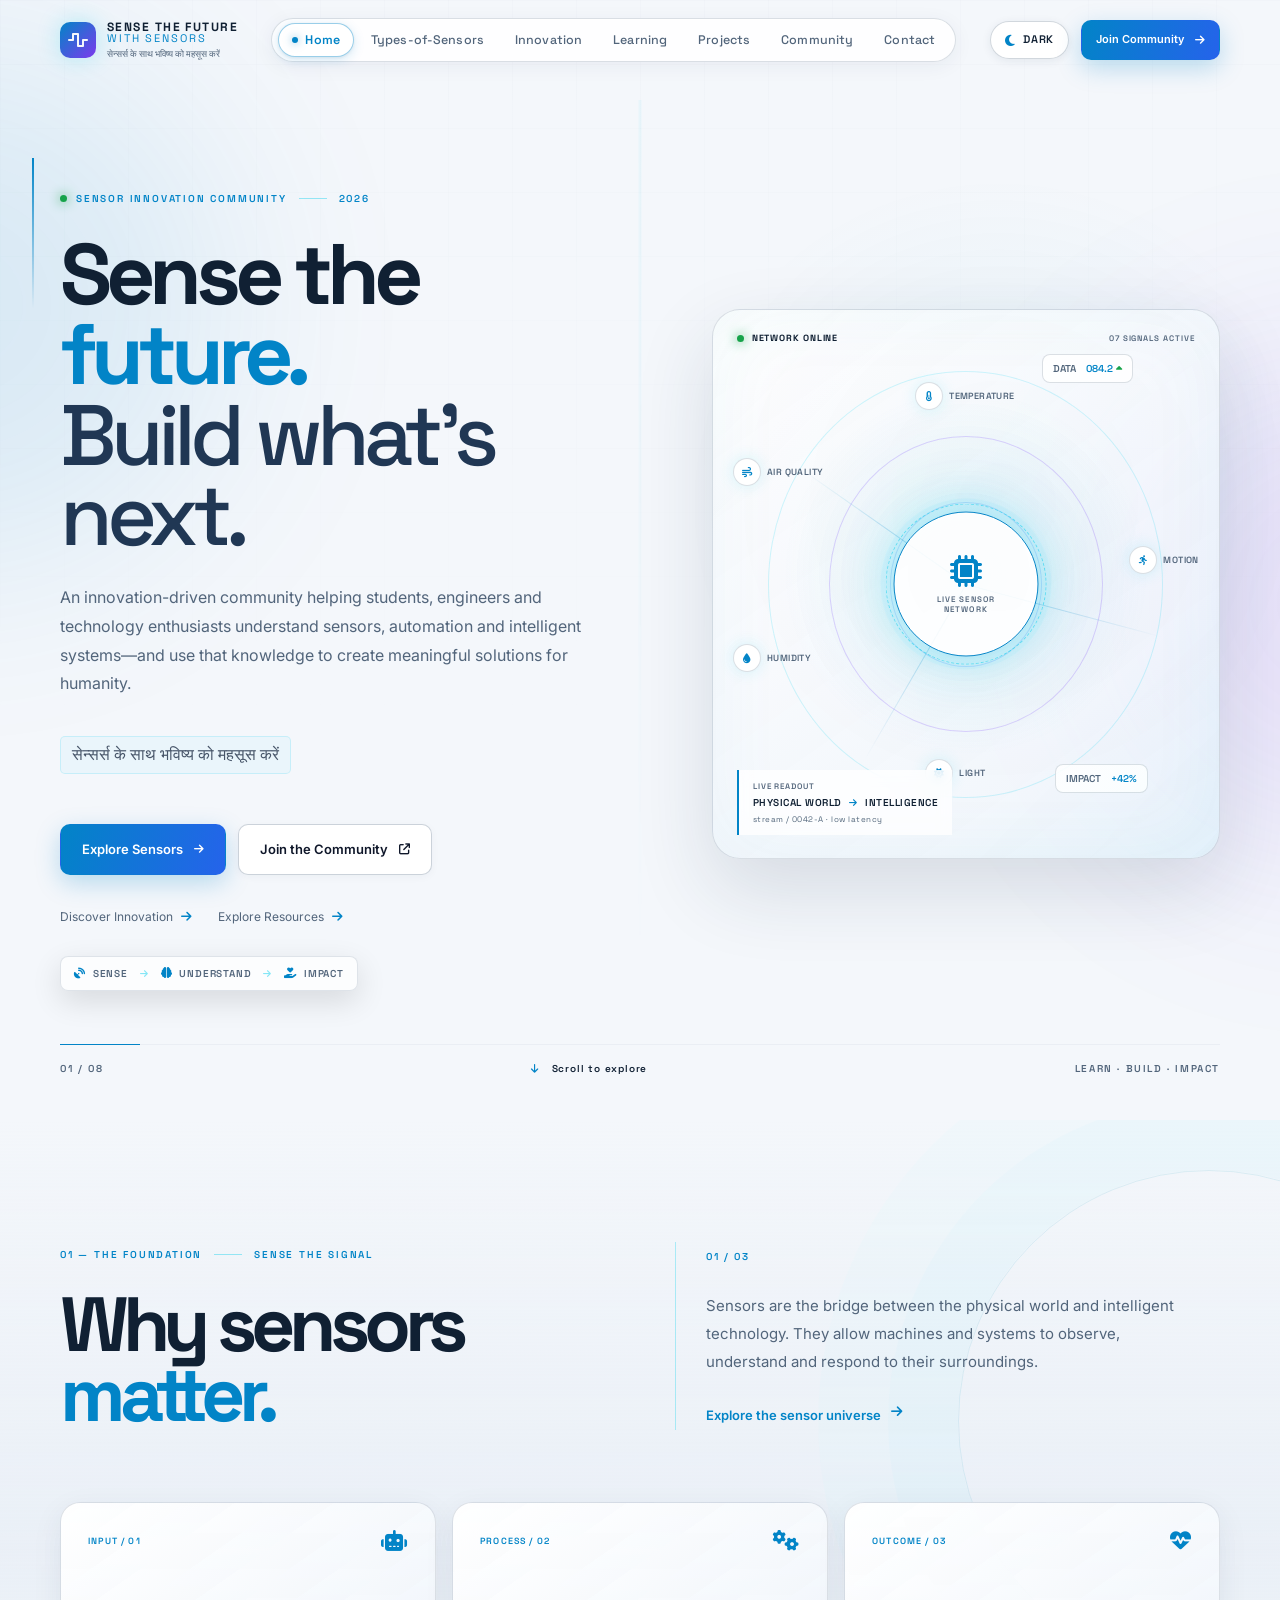
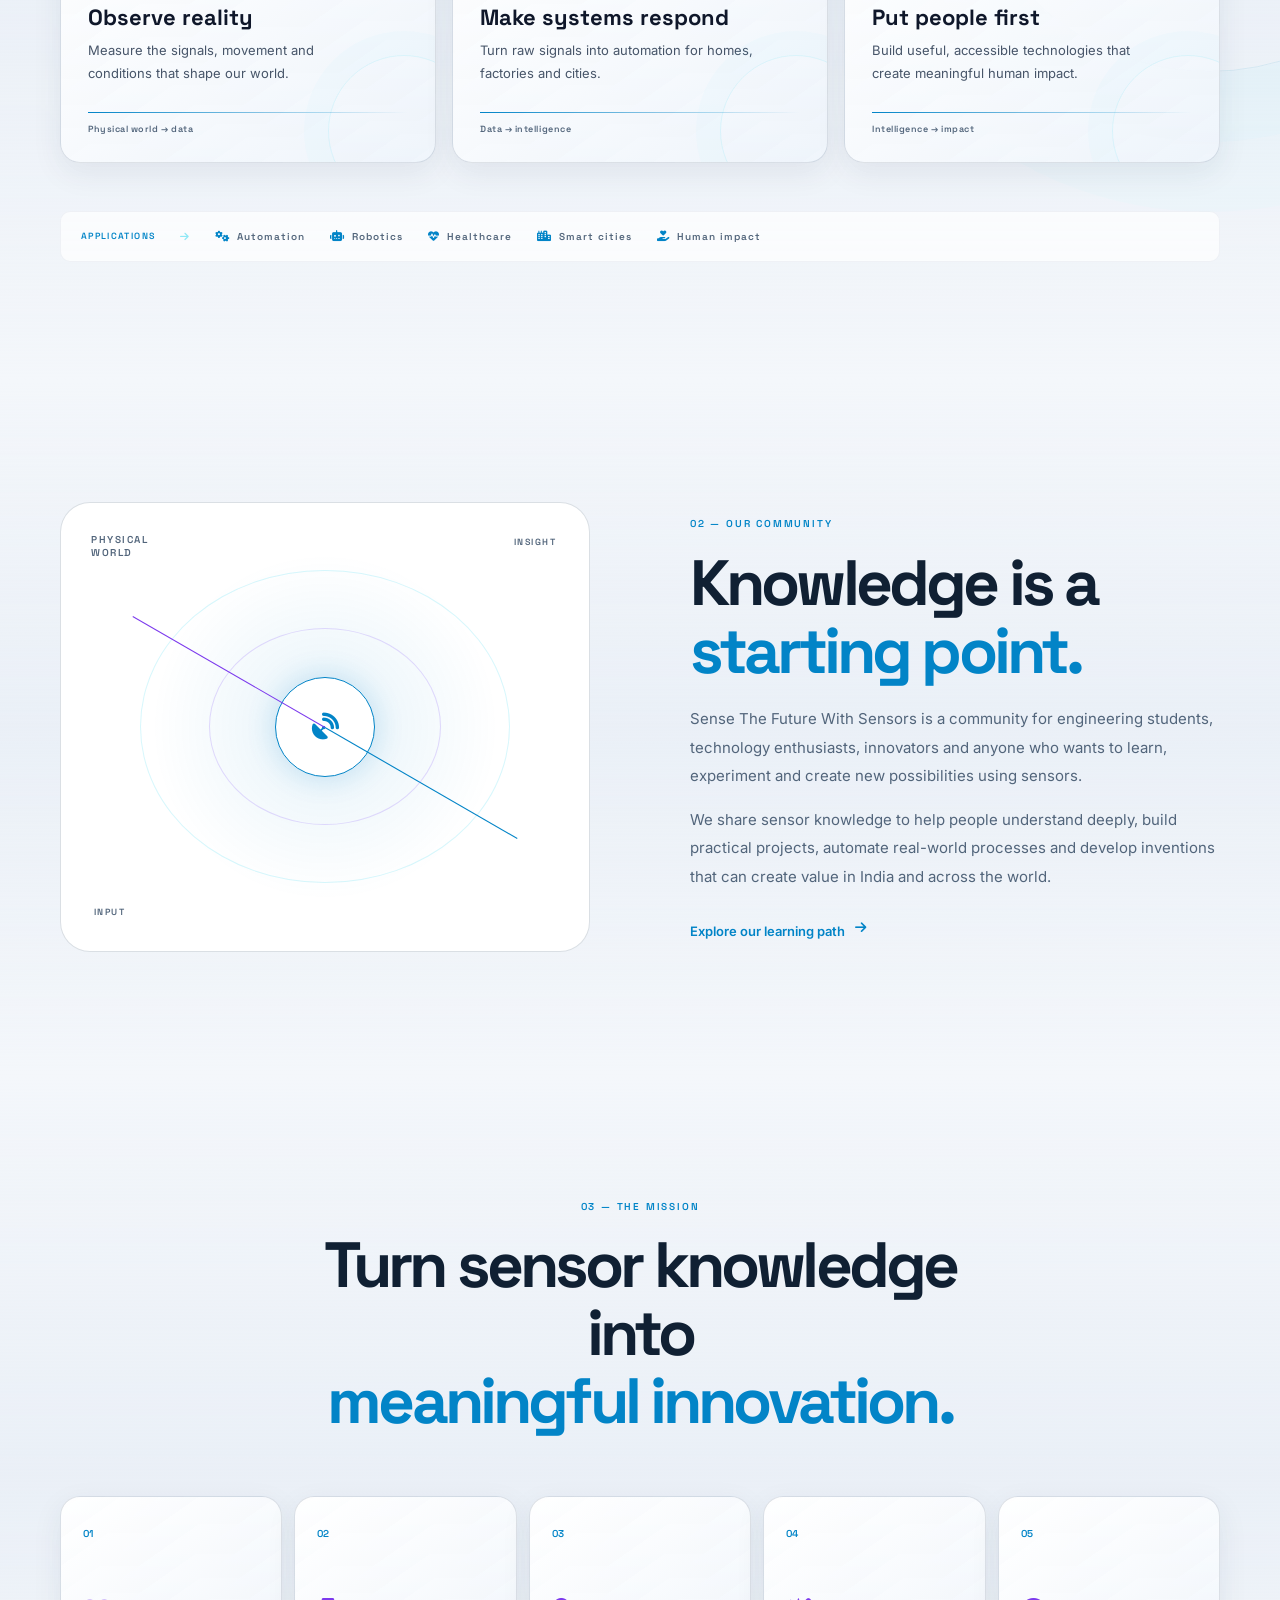
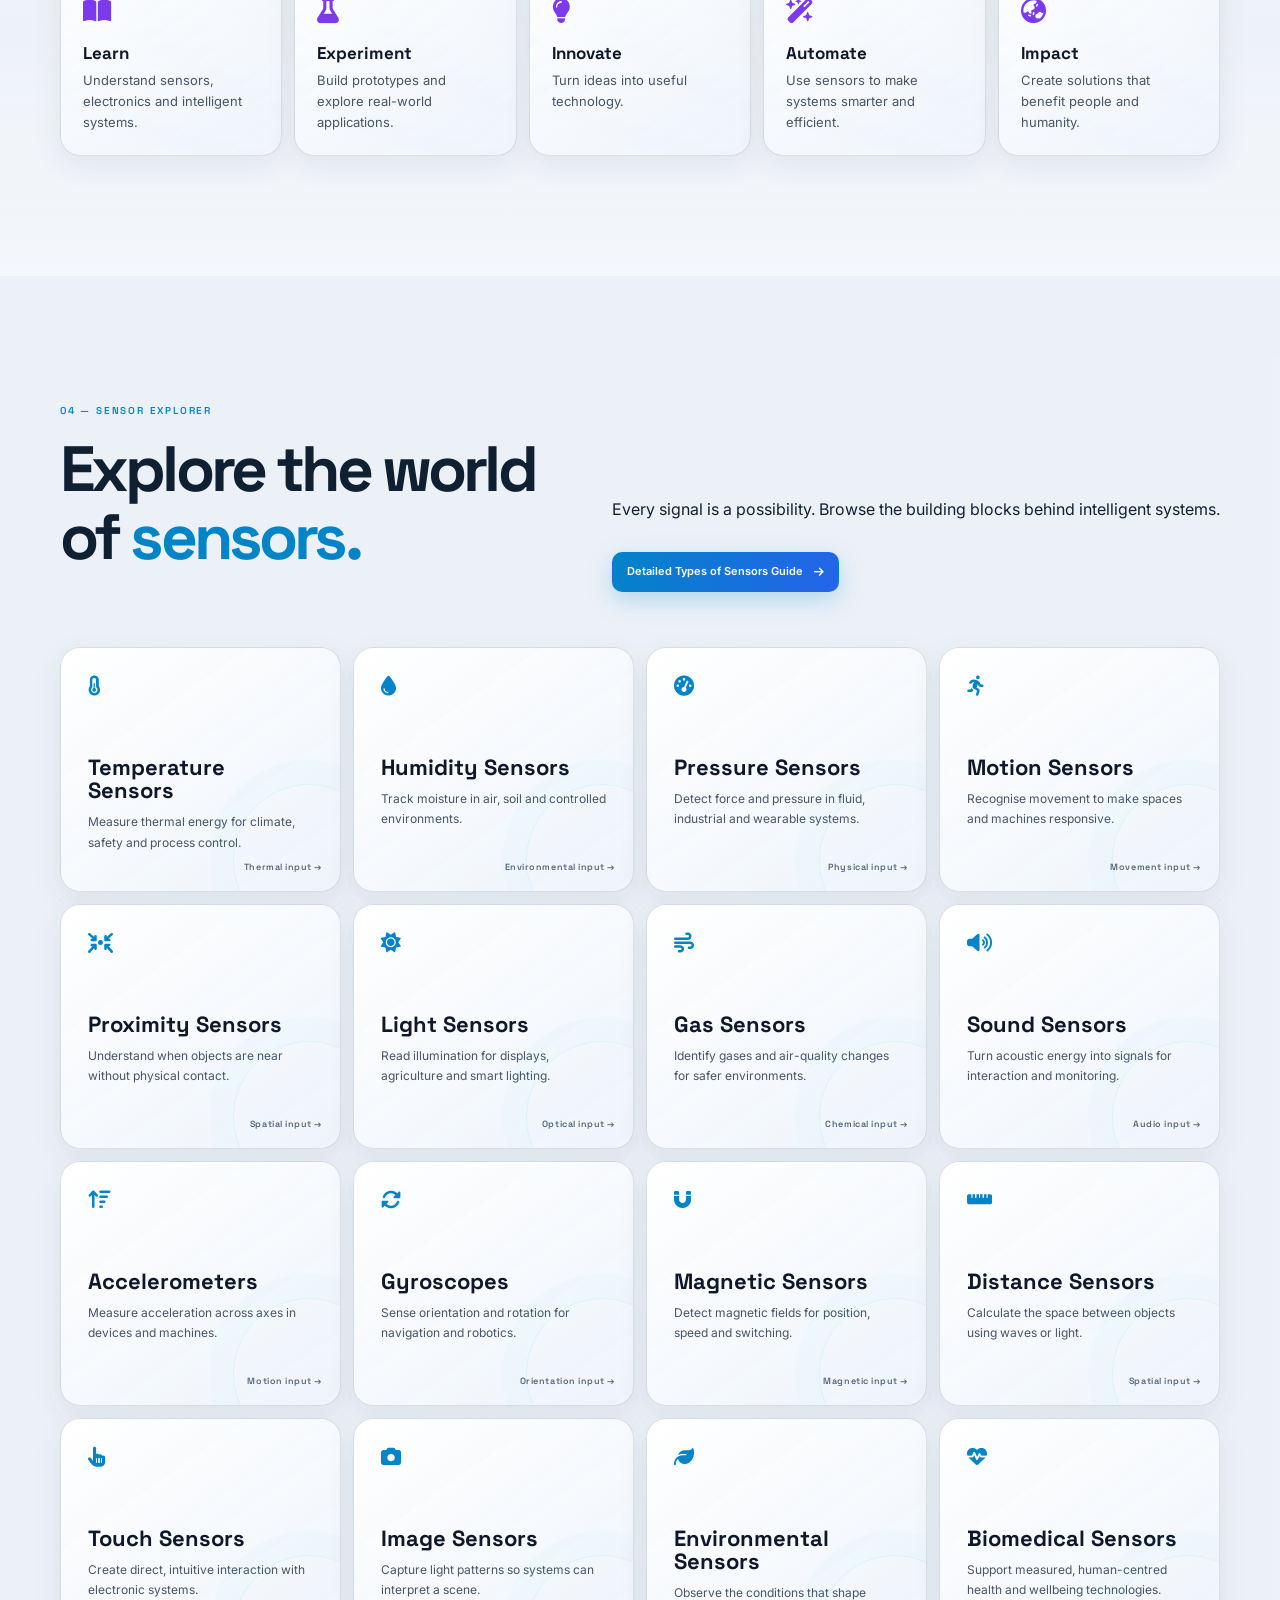
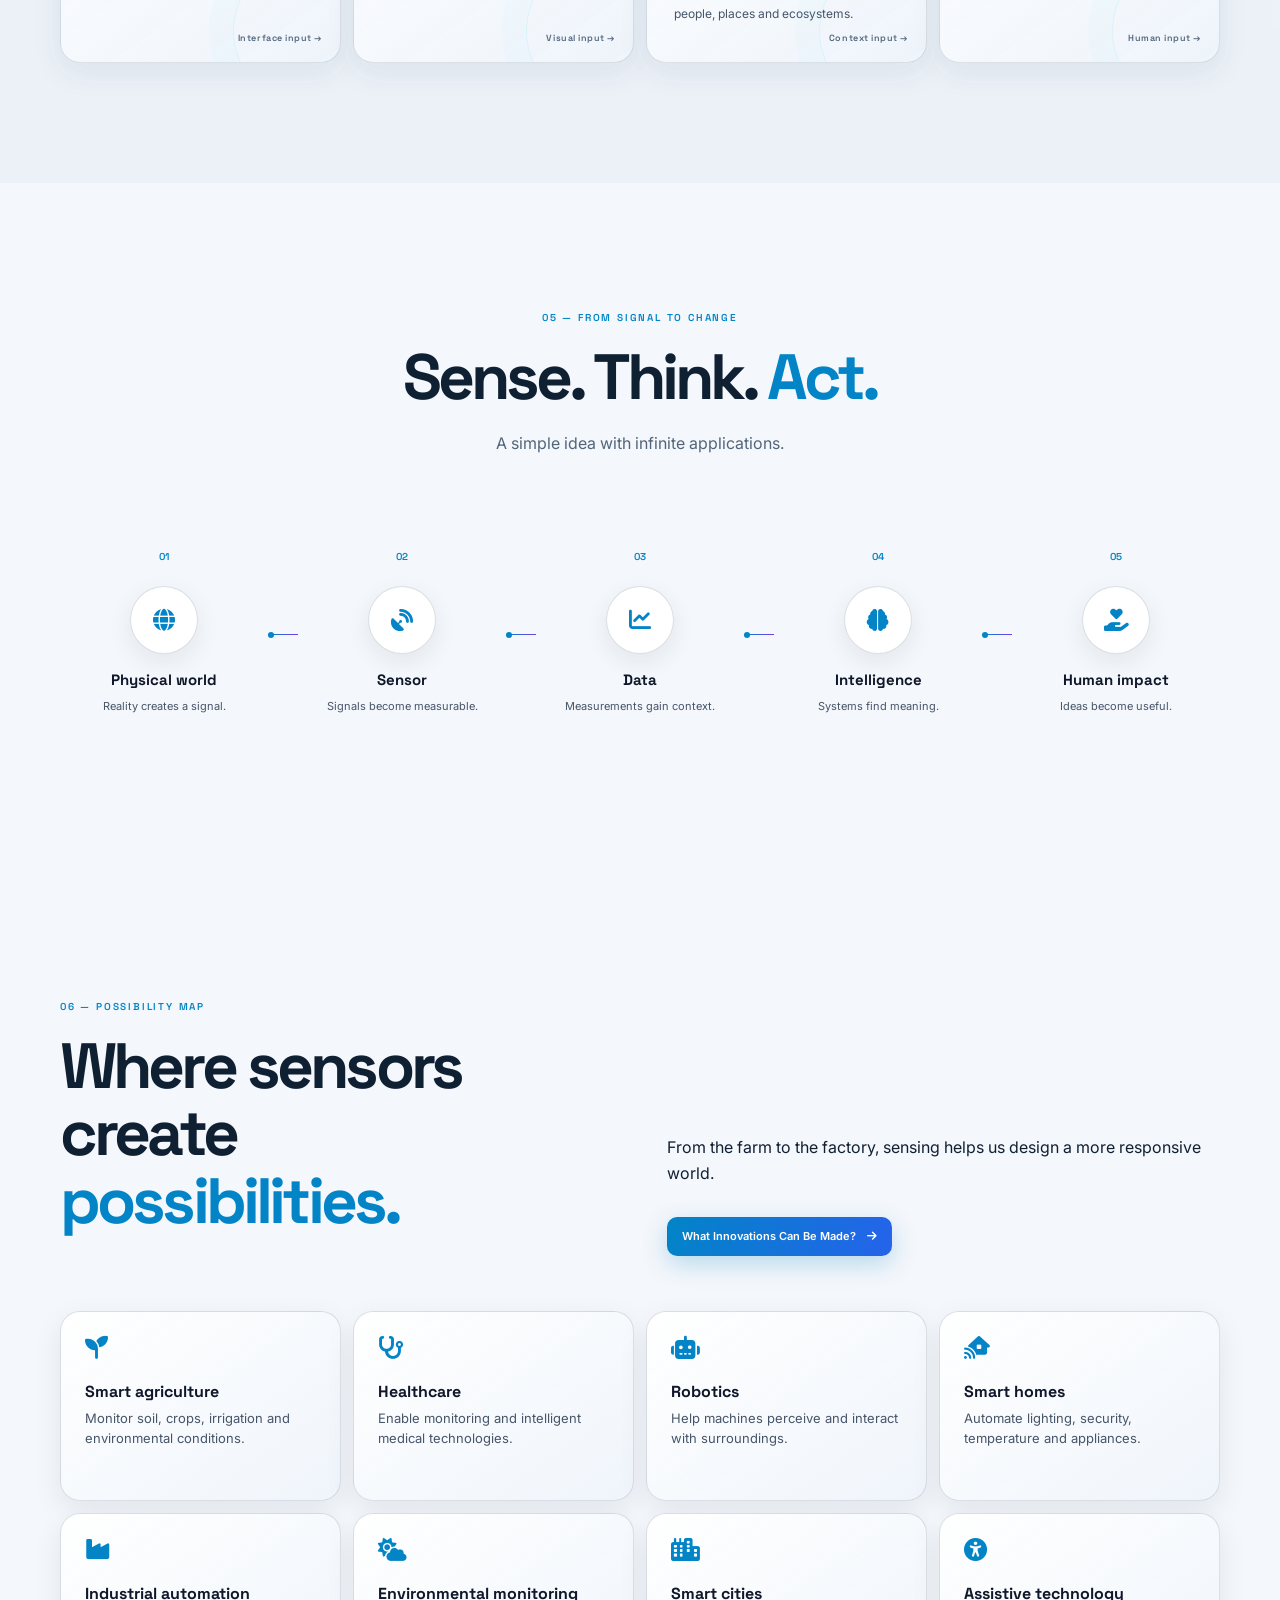
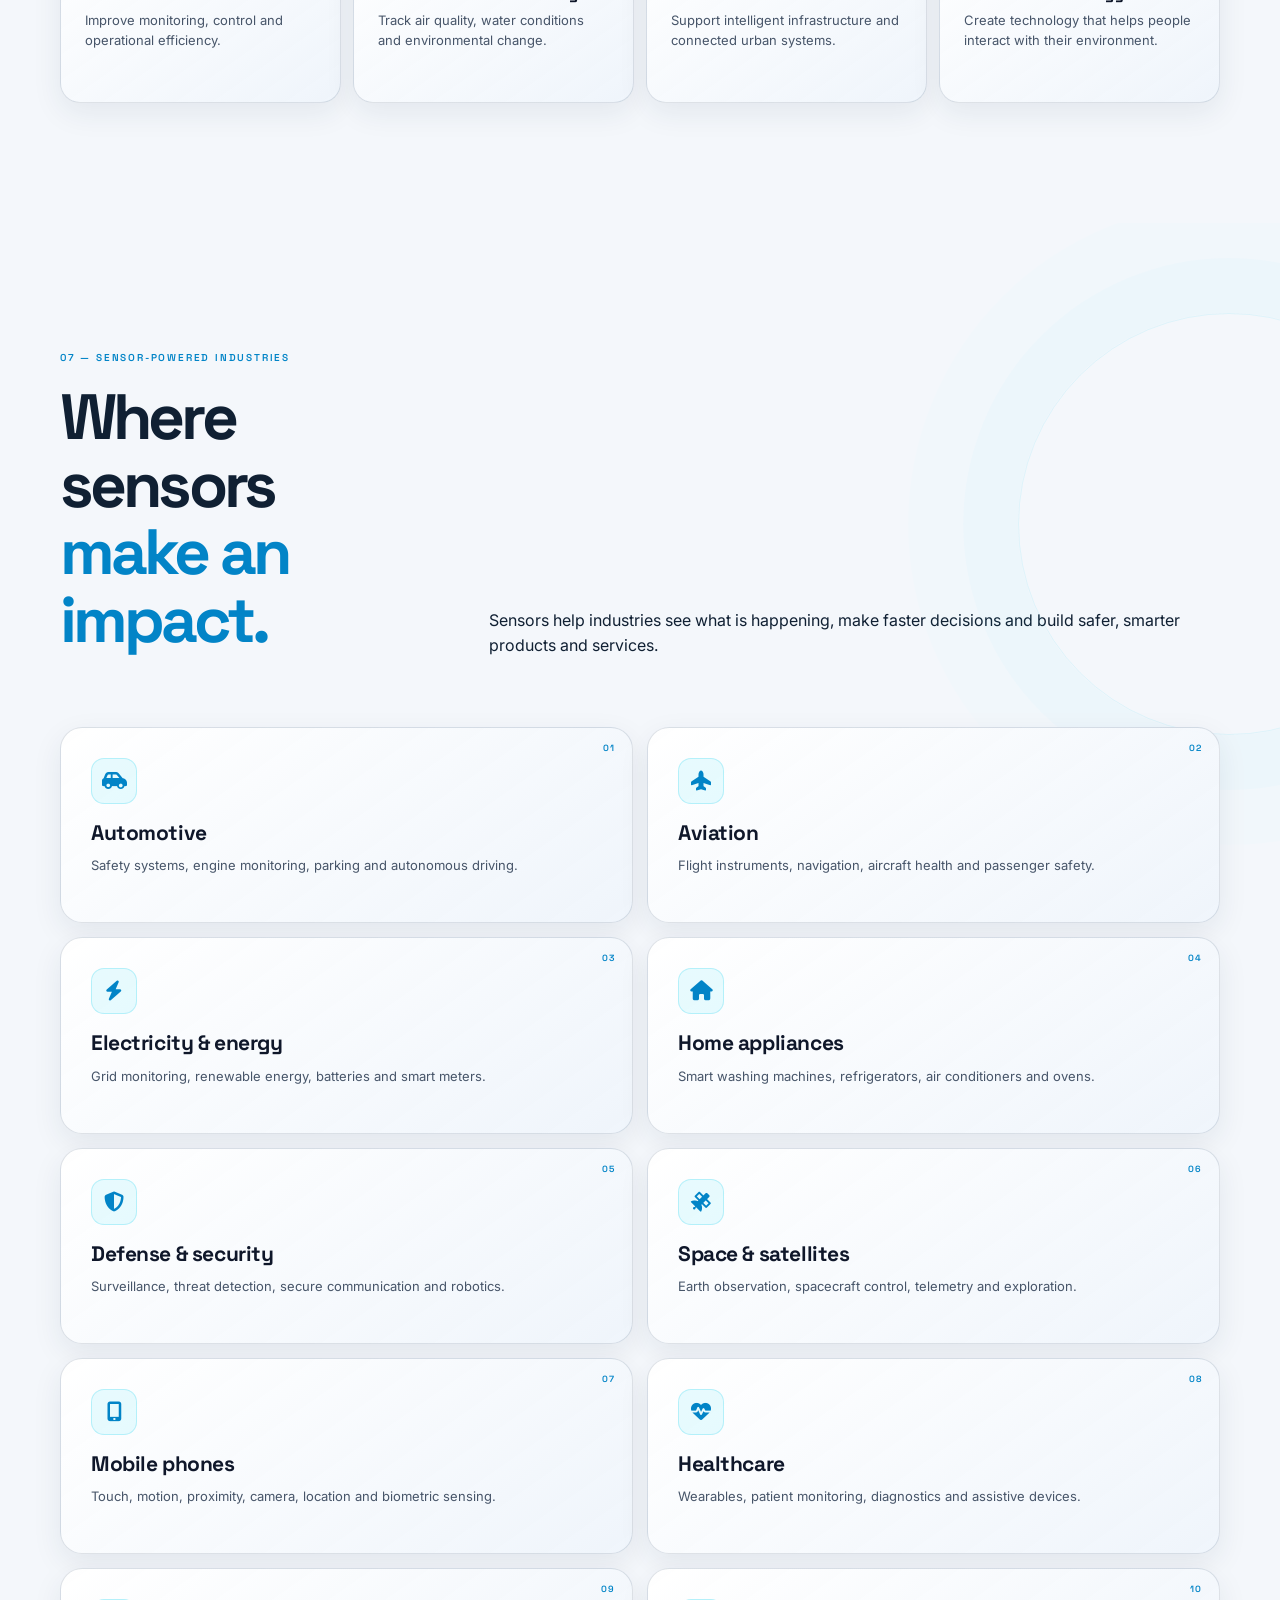
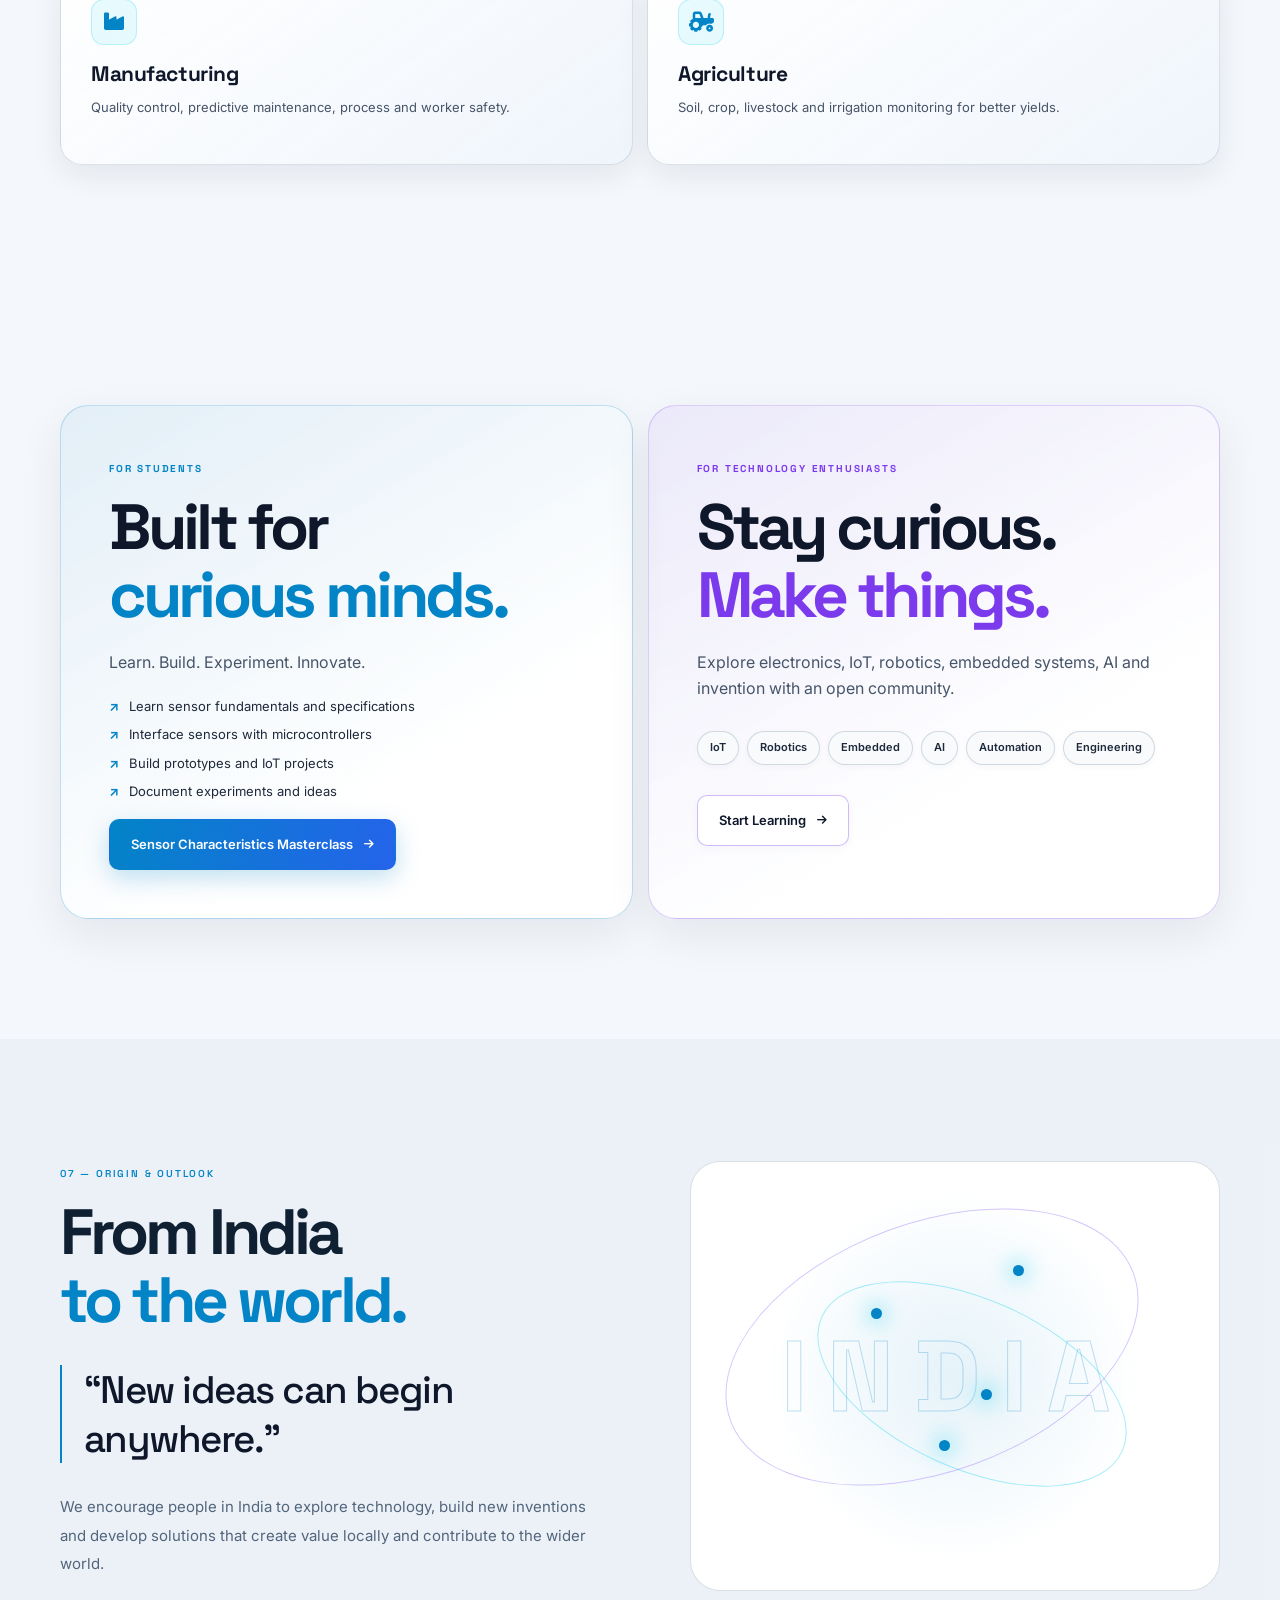
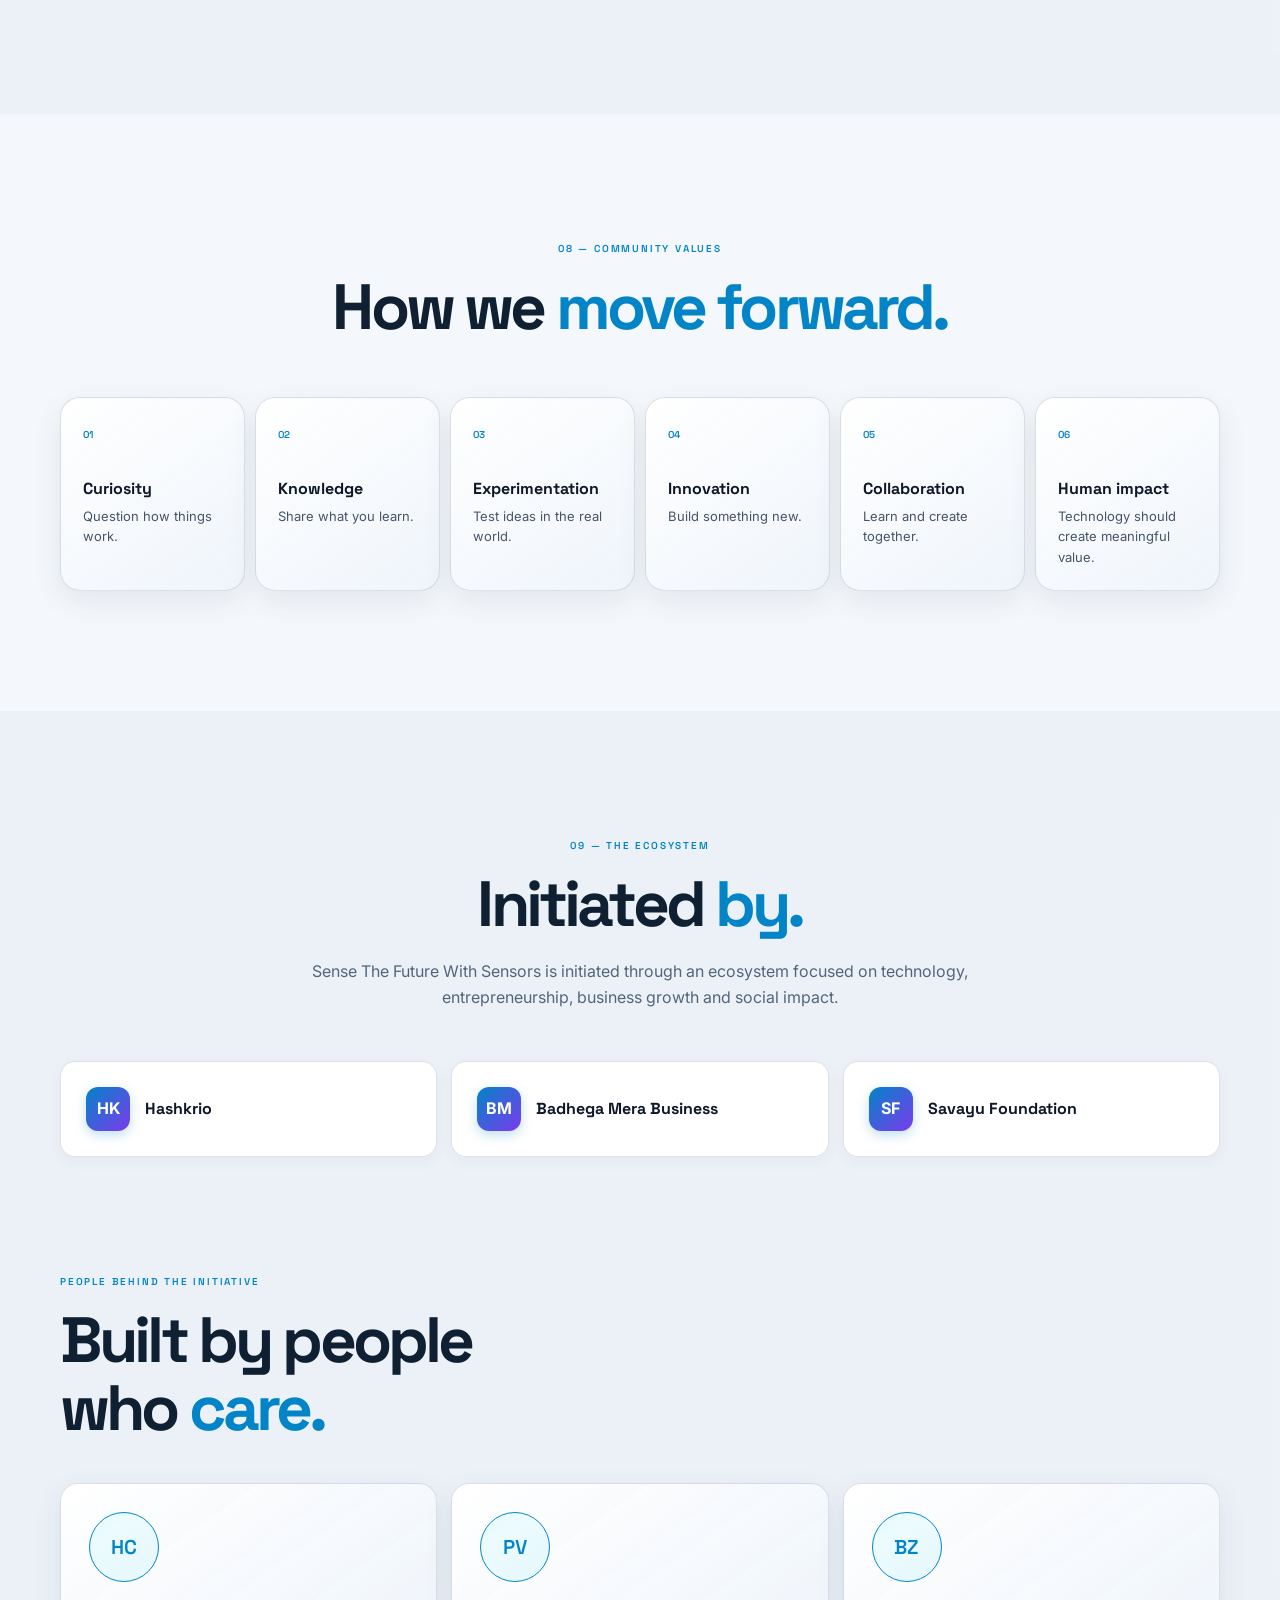
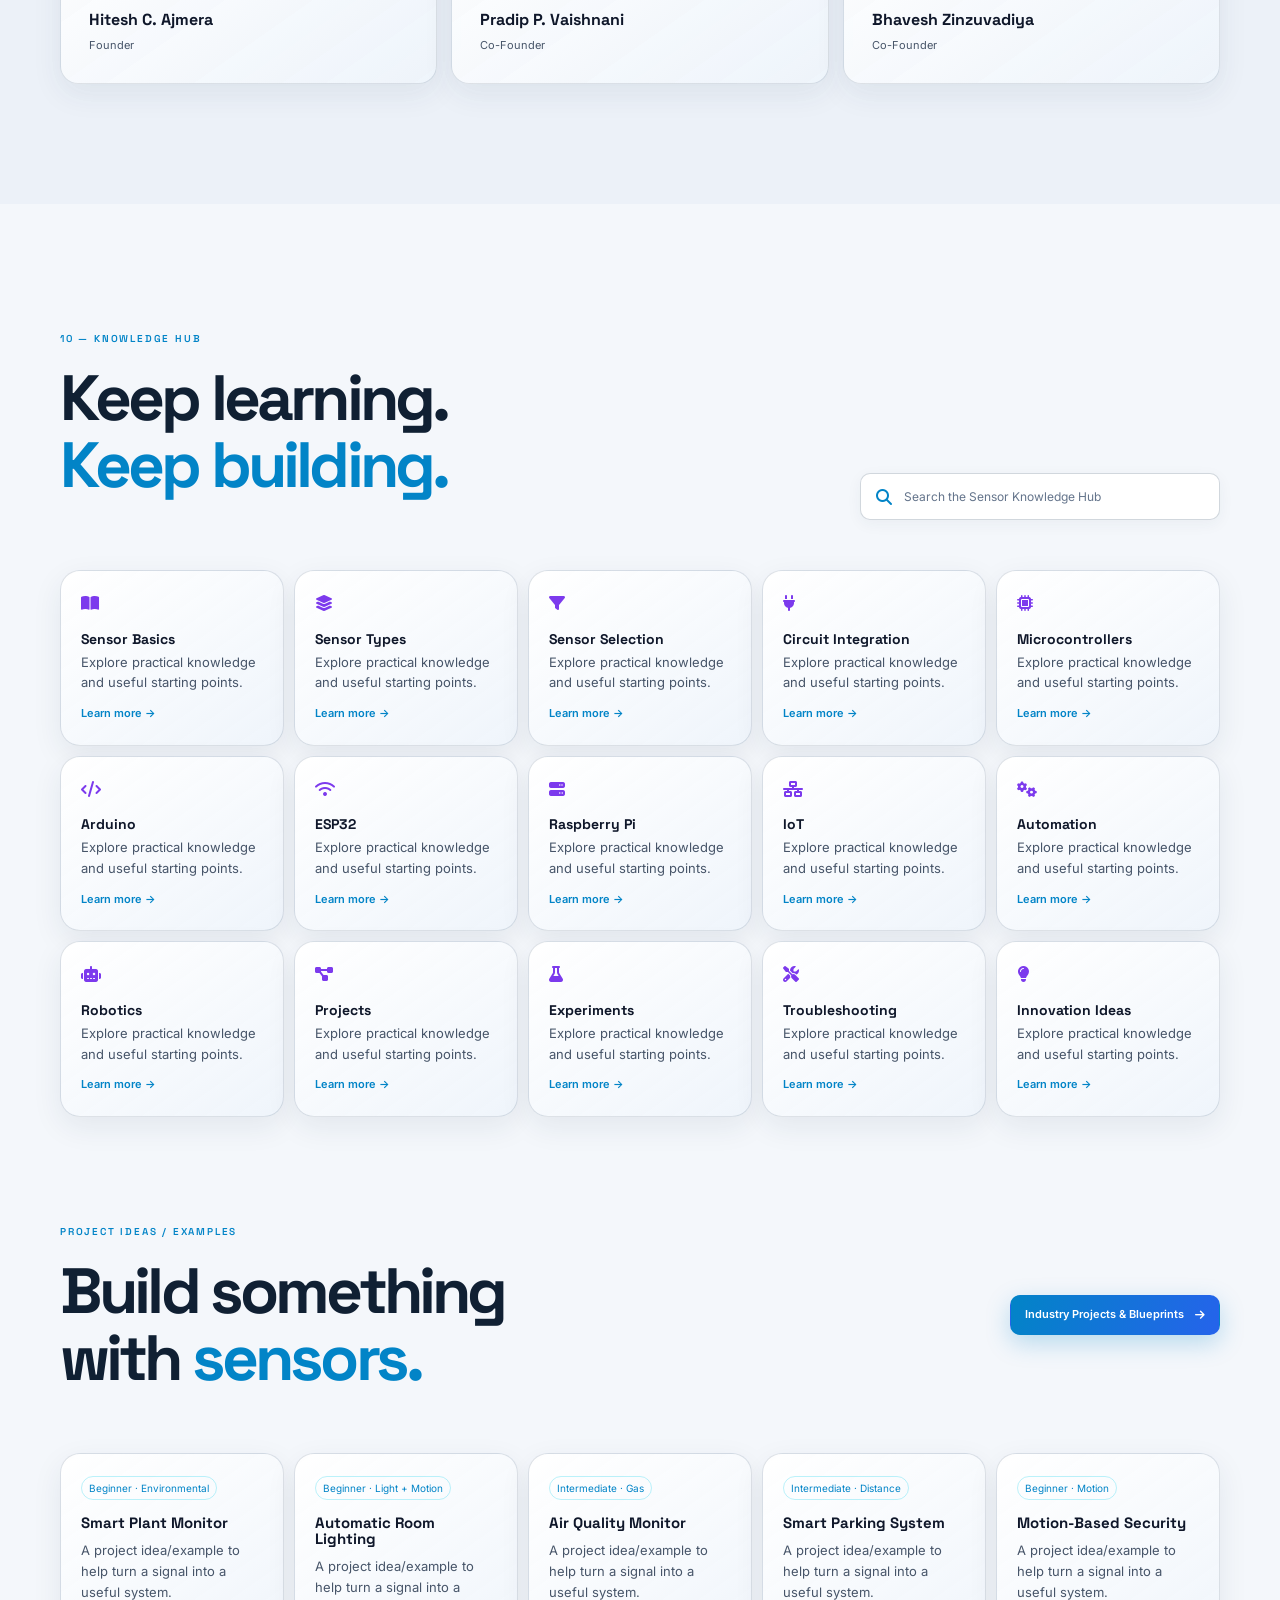
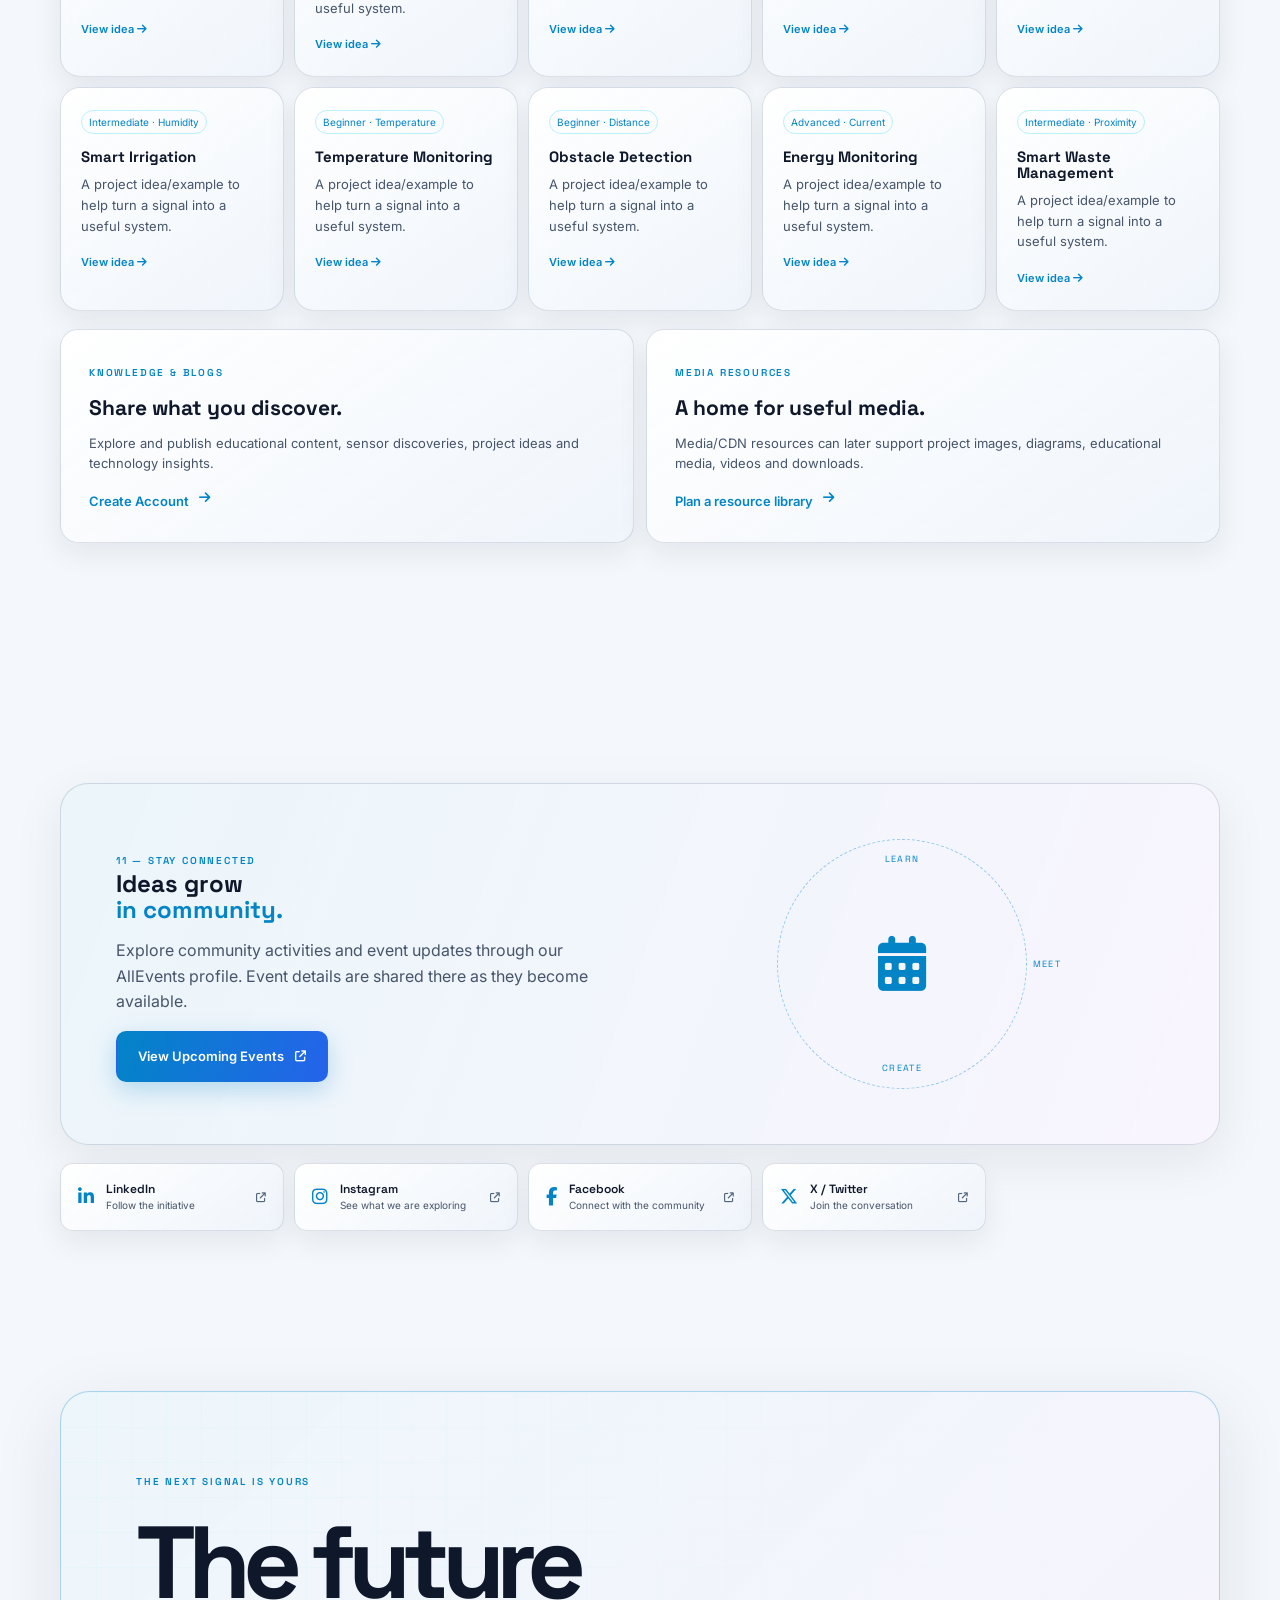
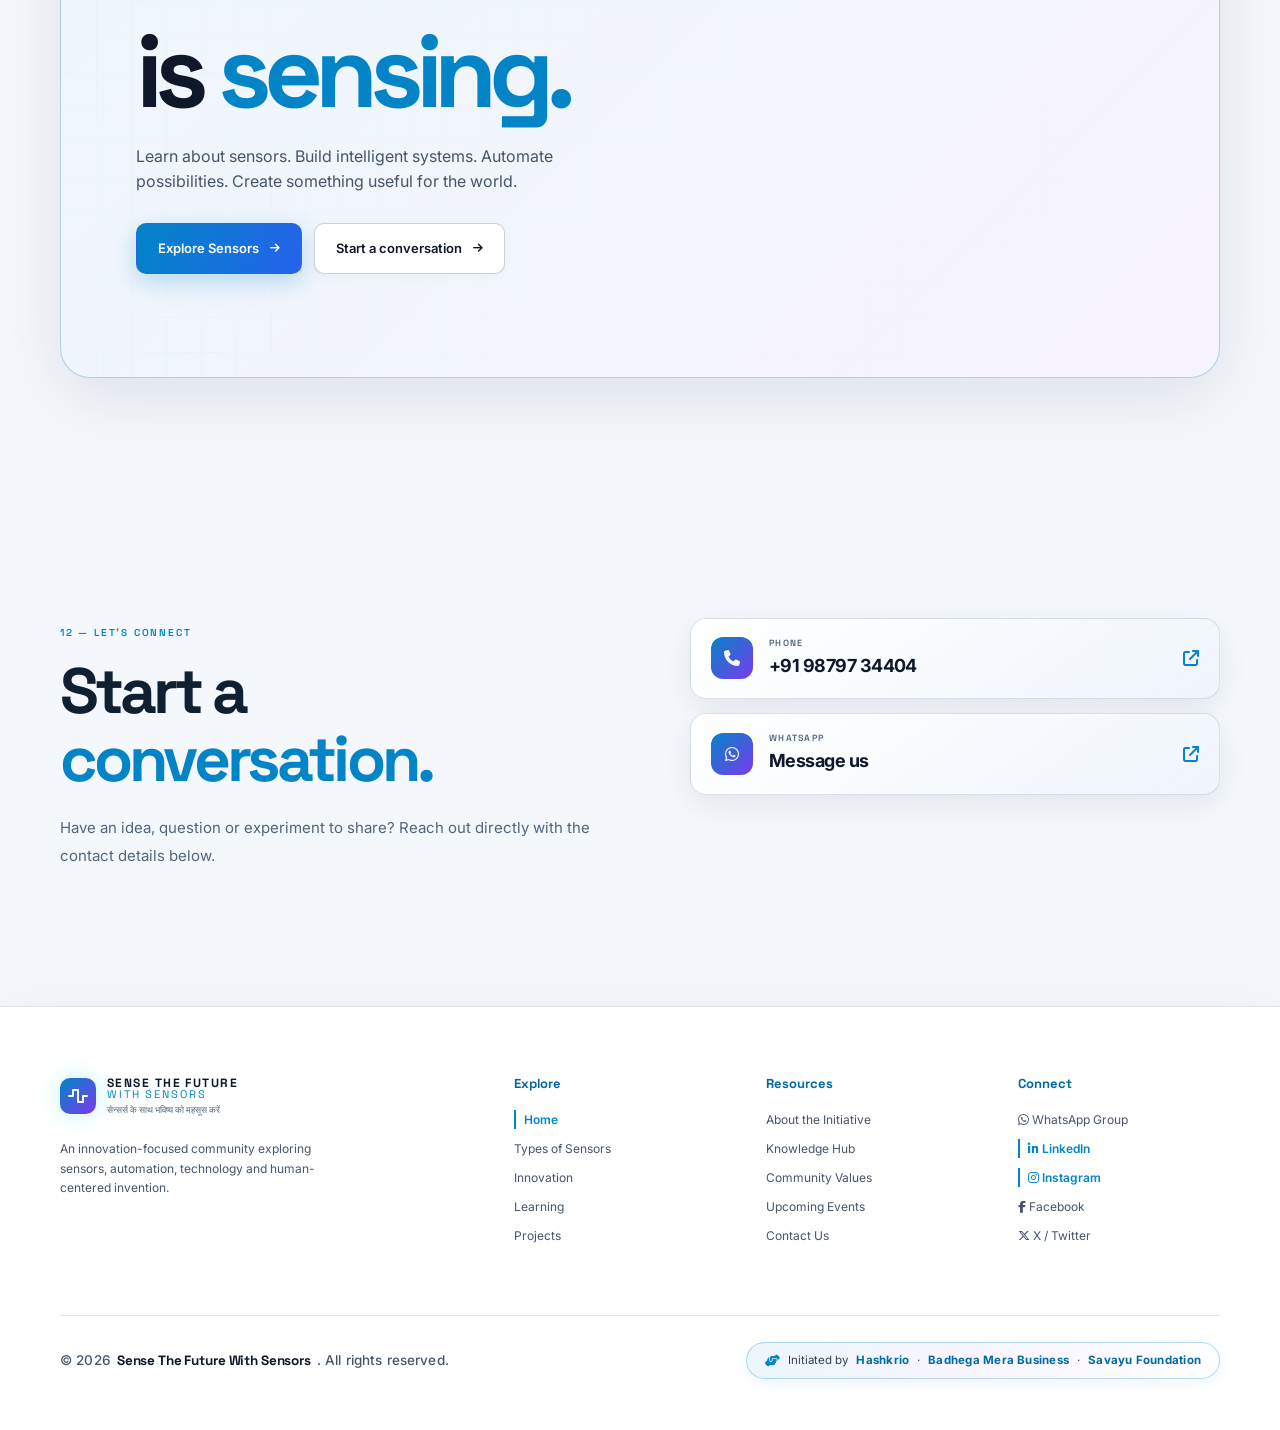
<file: index.html>
<!doctype html>
<html lang="en" data-theme="light">
<head>
  <meta charset="utf-8">
  <meta name="viewport" content="width=device-width, initial-scale=1">
  <title>Sense The Future With Sensors | Sensor Innovation & Technology Community </title>
  <meta name="description" content="Explore sensors, automation, embedded systems, and human-centered innovation. A vibrant community empowering students and engineers to invent the future.">
  <meta name="keywords" content="sensors, sensor technology, types of sensors, IoT sensors, automation, robotics, electronics engineering, microcontroller interfacing, Arduino, ESP32, smart sensors">
  <meta name="author" content="Sense The Future With Sensors Community">
  <meta name="robots" content="index, follow, max-snippet:-1, max-image-preview:large, max-video-preview:-1">
  <meta name="theme-color" content="#f4f7fb">
  <script>(function(){try{var t=localStorage.getItem("sensor-theme");if(t)document.documentElement.dataset.theme=t;}catch(e){}})();</script>
  
  <link rel="icon" type="image/svg+xml" href="assets/favicon.svg">
  <link rel="manifest" href="site.webmanifest">
  <link rel="canonical" href="https://github.com/SenseTheFutureWithSensors/">

  <!-- Open Graph / Facebook / LinkedIn / WhatsApp -->
  <meta property="og:type" content="website">
  <meta property="og:site_name" content="Sense The Future With Sensors">
  <meta property="og:url" content="https://github.com/SenseTheFutureWithSensors/">
  <meta property="og:title" content="Sense The Future With Sensors | Sensor Innovation & Technology Community">
  <meta property="og:description" content="Explore sensors, automation, embedded systems, and human-centered innovation. A vibrant community empowering students and engineers to invent the future.">
  <meta property="og:image" content="https://sensethefuture.in/assets/hero-banner.png">
  <meta property="og:image:width" content="1200">
  <meta property="og:image:height" content="630">
  <meta property="og:image:alt" content="Sense The Future With Sensors — Sensor Hardware & Industry Applications">
  <meta property="og:locale" content="en_US">

  <!-- Twitter Card -->
  <meta name="twitter:card" content="summary_large_image">
  <meta name="twitter:url" content="https://github.com/SenseTheFutureWithSensors/">
  <meta name="twitter:title" content="Sense The Future With Sensors | Sensor Innovation & Technology Community">
  <meta name="twitter:description" content="Explore sensors, automation, embedded systems, and human-centered innovation. A vibrant community empowering students and engineers to invent the future.">
  <meta name="twitter:image" content="https://sensethefuture.in/assets/hero-banner.png">
  <meta name="twitter:image:alt" content="Sense The Future With Sensors — Sensor Hardware & Industry Applications">

  <!-- Schema.org JSON-LD Structured Data -->
  <script type="application/ld+json">
  {
    "@context": "https://schema.org",
    "@graph": [
      {
        "@type": "WebSite",
        "@id": "https://sensethefuture.in/#website",
        "url": "https://sensethefuture.in/",
        "name": "Sense The Future With Sensors",
        "description": "Sensor Innovation and Technology Community empowering students and engineers to explore sensors, automation, robotics, and intelligent systems.",
        "inLanguage": "en-US",
        "potentialAction": {
          "@type": "SearchAction",
          "target": "https://sensethefuture.in/#hub-grid?search={search_term_string}",
          "query-input": "required name=search_term_string"
        }
      },
      {
        "@type": "EducationalOrganization",
        "@id": "https://sensethefuture.in/#organization",
        "name": "Sense The Future With Sensors",
        "url": "https://sensethefuture.in/",
        "logo": "https://sensethefuture.in/assets/images/Sense%20the%20Future%20with%20Sensors-%20Logo.png",
        "image": "https://sensethefuture.in/assets/hero-banner.png",
        "description": "A national and global initiative to help students and innovators master sensor technology, build prototypes, and invent human-centered solutions.",
        "sameAs": [
          "https://chat.whatsapp.com/LUz2uedTbJv85oK4r1rBTY"
        ]
      }
    ]
  }
  </script>

  <link rel="preconnect" href="https://fonts.googleapis.com">
  <link rel="preconnect" href="https://fonts.gstatic.com" crossorigin>
  <link href="https://fonts.googleapis.com/css2?family=Inter:wght@400;500;600;700;800&family=Space+Grotesk:wght@400;500;600;700&display=swap" rel="stylesheet">
  <link rel="stylesheet" href="https://cdnjs.cloudflare.com/ajax/libs/font-awesome/6.5.2/css/all.min.css">
  <link rel="stylesheet" href="css/style.css">
  <script src="js/main.js" defer></script>
</head>
<body>
  <div class="site-glow site-glow-one" aria-hidden="true"></div>
  <div class="site-glow site-glow-two" aria-hidden="true"></div>
  <header class="site-header" id="top">
    <div class="container nav-wrap">
      <a class="brand" href="index.html" aria-label="Sense The Future With Sensors home">
        <span class="brand-mark"><i class="fa-solid fa-wave-square"></i></span>
        <span><strong>SENSE THE FUTURE</strong><small>WITH SENSORS</small><em>सेन्सर्स के साथ भविष्य को महसूस करें</em></span>
      </a>
      <nav class="primary-nav" id="primary-nav" aria-label="Primary navigation">
        <a href="index.html" class="active" aria-current="page">Home</a>
        <a href="types-of-sensors.html">Types-of-Sensors</a>
        <a href="innovation.html">Innovation</a>
        <a href="learning.html">Learning</a>
        <a href="projects.html">Projects</a>
        <a href="index.html#community">Community</a>
        <a href="index.html#contact">Contact</a>
        <a class="button button-small button-primary drawer-cta" href="https://chat.whatsapp.com/LUz2uedTbJv85oK4r1rBTY" target="_blank" rel="noopener noreferrer">Join Community <i class="fa-solid fa-arrow-right"></i></a>
      </nav>
      <div class="nav-actions">
        <button class="theme-toggle" type="button" aria-label="Switch to dark theme" aria-pressed="true" title="Toggle color theme"><i class="fa-solid fa-moon"></i><span>Dark</span></button>
        <a class="button button-small button-primary header-cta" href="https://chat.whatsapp.com/LUz2uedTbJv85oK4r1rBTY" target="_blank" rel="noopener noreferrer">Join Community <i class="fa-solid fa-arrow-right"></i></a>
        <button class="menu-toggle" type="button" aria-expanded="false" aria-controls="primary-nav" aria-label="Open navigation"><i class="fa-solid fa-bars"></i></button>
      </div>
    </div>
  </header>

  <main>
    <section class="hero section-pad" id="home">
      <div class="container hero-grid">
        <div class="hero-copy reveal">
          <span class="eyebrow"><span class="status-dot"></span> Sensor Innovation Community <span class="eyebrow-rule"></span> 2026</span>
          <h1>Sense the <span>future.</span><br><strong>Build what’s next.</strong></h1>
          <p class="hero-lead">An innovation-driven community helping students, engineers and technology enthusiasts understand sensors, automation and intelligent systems—and use that knowledge to create meaningful solutions for humanity.</p>
          <p class="hindi-tagline">सेन्सर्स के साथ भविष्य को महसूस करें</p>
          <div class="button-row"><a class="button button-primary" href="#sensors">Explore Sensors <i class="fa-solid fa-arrow-right"></i></a><a class="button button-ghost" href="#community">Join the Community <i class="fa-solid fa-arrow-up-right-from-square"></i></a></div>
          <div class="hero-links"><a href="innovation.html">Discover Innovation <i class="fa-solid fa-arrow-right"></i></a><a href="#resources">Explore Resources <i class="fa-solid fa-arrow-right"></i></a></div>
          <div class="hero-signal-strip" aria-label="Our focus areas"><span><i class="fa-solid fa-satellite-dish"></i> Sense</span><i class="fa-solid fa-arrow-right"></i><span><i class="fa-solid fa-brain"></i> Understand</span><i class="fa-solid fa-arrow-right"></i><span><i class="fa-solid fa-hand-holding-heart"></i> Impact</span></div>
        </div>
        <div class="hero-visual reveal" aria-label="Animated sensor network visualization" role="img">
          <div class="visual-status"><span class="status-dot"></span><b>NETWORK ONLINE</b><small>07 SIGNALS ACTIVE</small></div>
          <div class="orbit orbit-a"></div><div class="orbit orbit-b"></div><div class="orbit orbit-c"></div>
          <div class="network-line line-one"></div><div class="network-line line-two"></div><div class="network-line line-three"></div>
          <div class="core"><span class="core-ring"></span><i class="fa-solid fa-microchip"></i><small>LIVE SENSOR<br>NETWORK</small></div>
          <span class="sensor-node node-one"><i class="fa-solid fa-temperature-half"></i><b>TEMPERATURE</b></span>
          <span class="sensor-node node-two"><i class="fa-solid fa-person-running"></i><b>MOTION</b></span>
          <span class="sensor-node node-three"><i class="fa-solid fa-sun"></i><b>LIGHT</b></span>
          <span class="sensor-node node-four"><i class="fa-solid fa-droplet"></i><b>HUMIDITY</b></span>
          <span class="sensor-node node-five"><i class="fa-solid fa-wind"></i><b>AIR QUALITY</b></span>
          <div class="data-pill pill-one"><span>DATA</span> 084.2 <i class="fa-solid fa-caret-up"></i></div>
          <div class="data-pill pill-two"><span>IMPACT</span> +42%</div>
          <div class="visual-readout"><span>LIVE READOUT</span><b>PHYSICAL WORLD <i class="fa-solid fa-arrow-right"></i> INTELLIGENCE</b><small>stream / 0042-A · low latency</small></div>
        </div>
      </div>
      <div class="container hero-foot"><span>01 / 08</span><span class="scroll-cue"><i class="fa-solid fa-arrow-down"></i> Scroll to explore</span><span>LEARN · BUILD · IMPACT</span></div>
    </section>

    <section class="section-pad intro-section" id="about">
      <div class="container intro-heading reveal"><div><span class="eyebrow">01 — The foundation <span class="eyebrow-rule"></span> Sense the signal</span><h2>Why sensors<br><span>matter.</span></h2></div><div class="intro-heading-copy"><span class="intro-index">01 / 03</span><p>Sensors are the bridge between the physical world and intelligent technology. They allow machines and systems to observe, understand and respond to their surroundings.</p><a class="text-link" href="#sensors">Explore the sensor universe <i class="fa-solid fa-arrow-right"></i></a></div></div>
      <div class="container feature-grid">
        <article class="feature-card reveal"><div class="feature-topline"><span>INPUT / 01</span><i class="fa-solid fa-robot"></i></div><h3>Observe reality</h3><p>Measure the signals, movement and conditions that shape our world.</p><div class="feature-line"></div><small>Physical world → data</small></article>
        <article class="feature-card reveal"><div class="feature-topline"><span>PROCESS / 02</span><i class="fa-solid fa-gears"></i></div><h3>Make systems respond</h3><p>Turn raw signals into automation for homes, factories and cities.</p><div class="feature-line"></div><small>Data → intelligence</small></article>
        <article class="feature-card reveal"><div class="feature-topline"><span>OUTCOME / 03</span><i class="fa-solid fa-heart-pulse"></i></div><h3>Put people first</h3><p>Build useful, accessible technologies that create meaningful human impact.</p><div class="feature-line"></div><small>Intelligence → impact</small></article>
      </div>
      <div class="container capability-line reveal"><span class="capability-label">Applications</span><i class="fa-solid fa-arrow-right"></i><span><i class="fa-solid fa-gears"></i> Automation</span><span><i class="fa-solid fa-robot"></i> Robotics</span><span><i class="fa-solid fa-heart-pulse"></i> Healthcare</span><span><i class="fa-solid fa-city"></i> Smart cities</span><span><i class="fa-solid fa-hand-holding-heart"></i> Human impact</span></div>
    </section>

    <section class="section-pad about-section">
      <div class="container about-grid">
        <div class="about-art reveal"><div class="about-art-label">PHYSICAL<br>WORLD</div><div class="about-art-core"><i class="fa-solid fa-satellite-dish"></i></div><div class="about-art-path path-a"></div><div class="about-art-path path-b"></div><span>INPUT</span><span>INSIGHT</span></div>
        <div class="reveal"><span class="eyebrow">02 — Our community</span><h2>Knowledge is a<br><span>starting point.</span></h2><p>Sense The Future With Sensors is a community for engineering students, technology enthusiasts, innovators and anyone who wants to learn, experiment and create new possibilities using sensors.</p><p>We share sensor knowledge to help people understand deeply, build practical projects, automate real-world processes and develop inventions that can create value in India and across the world.</p><a class="text-link" href="#learning">Explore our learning path <i class="fa-solid fa-arrow-right"></i></a></div>
      </div>
    </section>

    <section class="section-pad mission-section">
      <div class="container centered-heading reveal"><span class="eyebrow">03 — The mission</span><h2>Turn sensor knowledge into<br><span>meaningful innovation.</span></h2></div>
      <div class="container mission-grid">
        <article class="mission-card reveal"><span>01</span><i class="fa-solid fa-book-open"></i><h3>Learn</h3><p>Understand sensors, electronics and intelligent systems.</p></article>
        <article class="mission-card reveal"><span>02</span><i class="fa-solid fa-flask"></i><h3>Experiment</h3><p>Build prototypes and explore real-world applications.</p></article>
        <article class="mission-card reveal"><span>03</span><i class="fa-solid fa-lightbulb"></i><h3>Innovate</h3><p>Turn ideas into useful technology.</p></article>
        <article class="mission-card reveal"><span>04</span><i class="fa-solid fa-wand-magic-sparkles"></i><h3>Automate</h3><p>Use sensors to make systems smarter and efficient.</p></article>
        <article class="mission-card reveal"><span>05</span><i class="fa-solid fa-earth-asia"></i><h3>Impact</h3><p>Create solutions that benefit people and humanity.</p></article>
      </div>
    </section>

    <section class="section-pad sensor-section" id="sensors">
      <div class="container section-heading-row reveal">
        <div>
          <span class="eyebrow">04 — Sensor explorer</span>
          <h2>Explore the world<br>of <span>sensors.</span></h2>
        </div>
        <div>
          <p>Every signal is a possibility. Browse the building blocks behind intelligent systems.</p>
          <a class="button button-small button-primary" href="types-of-sensors.html" style="margin-top:14px;">Detailed Types of Sensors Guide <i class="fa-solid fa-arrow-right"></i></a>
        </div>
      </div>
      <div class="container sensor-grid" id="sensor-grid"></div>
    </section>

    <section class="section-pad flow-section">
      <div class="container centered-heading reveal"><span class="eyebrow">05 — From signal to change</span><h2>Sense. Think. <span>Act.</span></h2><p>A simple idea with infinite applications.</p></div>
      <div class="container flow-grid">
        <div class="flow-step reveal"><b>01</b><i class="fa-solid fa-globe"></i><h3>Physical world</h3><p>Reality creates a signal.</p></div><div class="flow-connector"></div>
        <div class="flow-step reveal"><b>02</b><i class="fa-solid fa-satellite-dish"></i><h3>Sensor</h3><p>Signals become measurable.</p></div><div class="flow-connector"></div>
        <div class="flow-step reveal"><b>03</b><i class="fa-solid fa-chart-line"></i><h3>Data</h3><p>Measurements gain context.</p></div><div class="flow-connector"></div>
        <div class="flow-step reveal"><b>04</b><i class="fa-solid fa-brain"></i><h3>Intelligence</h3><p>Systems find meaning.</p></div><div class="flow-connector"></div>
        <div class="flow-step reveal"><b>05</b><i class="fa-solid fa-hand-holding-heart"></i><h3>Human impact</h3><p>Ideas become useful.</p></div>
      </div>
    </section>

    <section class="section-pad innovation-section" id="innovation">
      <div class="container section-heading-row reveal">
        <div>
          <span class="eyebrow">06 — Possibility map</span>
          <h2>Where sensors create<br><span>possibilities.</span></h2>
        </div>
        <div>
          <p>From the farm to the factory, sensing helps us design a more responsive world.</p>
          <a class="button button-small button-primary" href="innovation.html" style="margin-top:14px;">What Innovations Can Be Made? <i class="fa-solid fa-arrow-right"></i></a>
        </div>
      </div>
      <div class="container possibility-grid">
        <article class="possibility-card reveal"><i class="fa-solid fa-seedling"></i><h3>Smart agriculture</h3><p>Monitor soil, crops, irrigation and environmental conditions.</p></article><article class="possibility-card reveal"><i class="fa-solid fa-stethoscope"></i><h3>Healthcare</h3><p>Enable monitoring and intelligent medical technologies.</p></article><article class="possibility-card reveal"><i class="fa-solid fa-robot"></i><h3>Robotics</h3><p>Help machines perceive and interact with surroundings.</p></article><article class="possibility-card reveal"><i class="fa-solid fa-house-signal"></i><h3>Smart homes</h3><p>Automate lighting, security, temperature and appliances.</p></article><article class="possibility-card reveal"><i class="fa-solid fa-industry"></i><h3>Industrial automation</h3><p>Improve monitoring, control and operational efficiency.</p></article><article class="possibility-card reveal"><i class="fa-solid fa-cloud-sun"></i><h3>Environmental monitoring</h3><p>Track air quality, water conditions and environmental change.</p></article><article class="possibility-card reveal"><i class="fa-solid fa-city"></i><h3>Smart cities</h3><p>Support intelligent infrastructure and connected urban systems.</p></article><article class="possibility-card reveal"><i class="fa-solid fa-universal-access"></i><h3>Assistive technology</h3><p>Create technology that helps people interact with their environment.</p></article>
      </div>
    </section>

    <section class="section-pad industries-section" id="industries">
      <div class="container section-heading-row reveal">
        <div>
          <span class="eyebrow">07 — Sensor-powered industries</span>
          <h2>Where sensors<br><span>make an impact.</span></h2>
        </div>
        <div>
          <p>Sensors help industries see what is happening, make faster decisions and build safer, smarter products and services.</p>
        </div>
      </div>
      <div class="container industries-grid">
        <article class="industry-card reveal"><i class="fa-solid fa-car-side"></i><div><h3>Automotive</h3><p>Safety systems, engine monitoring, parking and autonomous driving.</p></div><small>01</small></article>
        <article class="industry-card reveal"><i class="fa-solid fa-plane-up"></i><div><h3>Aviation</h3><p>Flight instruments, navigation, aircraft health and passenger safety.</p></div><small>02</small></article>
        <article class="industry-card reveal"><i class="fa-solid fa-bolt"></i><div><h3>Electricity & energy</h3><p>Grid monitoring, renewable energy, batteries and smart meters.</p></div><small>03</small></article>
        <article class="industry-card reveal"><i class="fa-solid fa-house"></i><div><h3>Home appliances</h3><p>Smart washing machines, refrigerators, air conditioners and ovens.</p></div><small>04</small></article>
        <article class="industry-card reveal"><i class="fa-solid fa-shield-halved"></i><div><h3>Defense & security</h3><p>Surveillance, threat detection, secure communication and robotics.</p></div><small>05</small></article>
        <article class="industry-card reveal"><i class="fa-solid fa-satellite"></i><div><h3>Space & satellites</h3><p>Earth observation, spacecraft control, telemetry and exploration.</p></div><small>06</small></article>
        <article class="industry-card reveal"><i class="fa-solid fa-mobile-screen-button"></i><div><h3>Mobile phones</h3><p>Touch, motion, proximity, camera, location and biometric sensing.</p></div><small>07</small></article>
        <article class="industry-card reveal"><i class="fa-solid fa-heart-pulse"></i><div><h3>Healthcare</h3><p>Wearables, patient monitoring, diagnostics and assistive devices.</p></div><small>08</small></article>
        <article class="industry-card reveal"><i class="fa-solid fa-industry"></i><div><h3>Manufacturing</h3><p>Quality control, predictive maintenance, process and worker safety.</p></div><small>09</small></article>
        <article class="industry-card reveal"><i class="fa-solid fa-tractor"></i><div><h3>Agriculture</h3><p>Soil, crop, livestock and irrigation monitoring for better yields.</p></div><small>10</small></article>
      </div>
    </section>

    <section class="section-pad audience-section" id="learning">
      <div class="container audience-grid">
        <article class="audience-card audience-student reveal"><span class="eyebrow">For students</span><h2>Built for<br><span>curious minds.</span></h2><p>Learn. Build. Experiment. Innovate.</p><ul><li>Learn sensor fundamentals and specifications</li><li>Interface sensors with microcontrollers</li><li>Build prototypes and IoT projects</li><li>Document experiments and ideas</li></ul><a class="button button-primary" href="learning.html">Sensor Characteristics Masterclass <i class="fa-solid fa-arrow-right"></i></a></article>
        <article class="audience-card audience-enthusiast reveal"><span class="eyebrow">For technology enthusiasts</span><h2>Stay curious.<br><span>Make things.</span></h2><p>Explore electronics, IoT, robotics, embedded systems, AI and invention with an open community.</p><div class="tag-cloud"><span>IoT</span><span>Robotics</span><span>Embedded</span><span>AI</span><span>Automation</span><span>Engineering</span></div><a class="button button-ghost" href="learning.html">Start Learning <i class="fa-solid fa-arrow-right"></i></a></article>
      </div>
    </section>

    <section class="section-pad origin-section">
      <div class="container origin-grid"><div class="origin-copy reveal"><span class="eyebrow">07 — Origin & outlook</span><h2>From India<br><span>to the world.</span></h2><blockquote>“New ideas can begin anywhere.”</blockquote><p>We encourage people in India to explore technology, build new inventions and develop solutions that create value locally and contribute to the wider world.</p></div><div class="india-network reveal" aria-hidden="true"><span class="network-country">INDIA</span><i class="pin pin-a"></i><i class="pin pin-b"></i><i class="pin pin-c"></i><i class="pin pin-d"></i><i class="network-arc arc-a"></i><i class="network-arc arc-b"></i></div></div>
    </section>

    <section class="section-pad values-section" id="community">
      <div class="container centered-heading reveal"><span class="eyebrow">08 — Community values</span><h2>How we <span>move forward.</span></h2></div>
      <div class="container values-grid"><article class="value-card reveal"><b>01</b><h3>Curiosity</h3><p>Question how things work.</p></article><article class="value-card reveal"><b>02</b><h3>Knowledge</h3><p>Share what you learn.</p></article><article class="value-card reveal"><b>03</b><h3>Experimentation</h3><p>Test ideas in the real world.</p></article><article class="value-card reveal"><b>04</b><h3>Innovation</h3><p>Build something new.</p></article><article class="value-card reveal"><b>05</b><h3>Collaboration</h3><p>Learn and create together.</p></article><article class="value-card reveal"><b>06</b><h3>Human impact</h3><p>Technology should create meaningful value.</p></article></div>
    </section>

    <section class="section-pad ecosystem-section">
      <div class="container centered-heading reveal"><span class="eyebrow">09 — The ecosystem</span><h2>Initiated <span>by.</span></h2><p>Sense The Future With Sensors is initiated through an ecosystem focused on technology, entrepreneurship, business growth and social impact.</p></div>
      <div class="container partner-grid"><div class="partner reveal"><span>HK</span><strong>Hashkrio</strong></div><div class="partner reveal"><span>BM</span><strong>Badhega Mera Business</strong></div><div class="partner reveal"><span>SF</span><strong>Savayu Foundation</strong></div></div>
      <div class="container founders"><div class="founders-heading reveal"><span class="eyebrow">People behind the initiative</span><h2>Built by people<br>who <span>care.</span></h2></div><div class="founder-grid"><article class="founder-card reveal"><div class="avatar">HC</div><a href="https://www.linkedin.com/in/ajmerahiteshc/" target="_blank" rel="noopener noreferrer"><strong>Hitesh C. Ajmera</strong></a><small>Founder</small></article><article class="founder-card reveal"><div class="avatar">PV</div><a href="https://www.linkedin.com/in/pradipvaishnani/" target="_blank" rel="noopener noreferrer"><strong>Pradip P. Vaishnani</strong></a><small>Co-Founder</small></article><article class="founder-card reveal"><div class="avatar">BZ</div><a href="https://www.linkedin.com/in/bhavesh-v-zinzuvadiya-b2a8211b9/" target="_blank" rel="noopener noreferrer"><strong>Bhavesh Zinzuvadiya</strong></a><small>Co-Founder</small></article></div></div>
    </section>

    <section class="section-pad resources-section" id="resources">
      <div class="container section-heading-row reveal"><div><span class="eyebrow">10 — Knowledge hub</span><h2>Keep learning.<br><span>Keep building.</span></h2></div><div class="search-box"><i class="fa-solid fa-magnifying-glass"></i><input id="hub-search" type="search" placeholder="Search the Sensor Knowledge Hub" aria-label="Search the Sensor Knowledge Hub"></div></div>
      <div class="container hub-grid" id="hub-grid"></div>
      <div class="container project-heading reveal" style="display:flex;justify-content:space-between;align-items:center;flex-wrap:wrap;gap:16px;">
        <div><span class="eyebrow">Project ideas / examples</span><h2>Build something<br>with <span>sensors.</span></h2></div>
        <a class="button button-small button-primary" href="projects.html">Industry Projects &amp; Blueprints <i class="fa-solid fa-arrow-right"></i></a>
      </div>
      <div class="container projects-grid" id="projects-grid"></div>
      <div class="container resource-addons">
        <article class="resource-addon reveal" id="blog"><span class="eyebrow">Knowledge & blogs</span><h3>Share what you discover.</h3><p>Explore and publish educational content, sensor discoveries, project ideas and technology insights.</p><a class="text-link" href="#blog">Create Account <i class="fa-solid fa-arrow-right"></i></a></article>
        <article class="resource-addon reveal" id="media"><span class="eyebrow">Media resources</span><h3>A home for useful media.</h3><p>Media/CDN resources can later support project images, diagrams, educational media, videos and downloads.</p><a class="text-link" href="#media">Plan a resource library <i class="fa-solid fa-arrow-right"></i></a></article>
      </div>
    </section>

    <section class="section-pad events-section" id="events">
      <div class="container events-card reveal"><div><span class="eyebrow">11 — Stay connected</span><h2>Ideas grow<br><span>in community.</span></h2><p>Explore community activities and event updates through our AllEvents profile. Event details are shared there as they become available.</p><a class="button button-primary" href="https://allevents.in/profile/savayu-foundation/25545088" target="_blank" rel="noopener noreferrer">View Upcoming Events <i class="fa-solid fa-arrow-up-right-from-square"></i></a></div><div class="event-orbit"><i class="fa-solid fa-calendar-days"></i><span>LEARN</span><span>MEET</span><span>CREATE</span></div></div>
      <div class="container social-grid"><a class="social-card reveal" href="https://www.linkedin.com/in/sense-the-future-with-sensors/" target="_blank" rel="noopener noreferrer"><i class="fa-brands fa-linkedin-in"></i><span><b>LinkedIn</b><small>Follow the initiative</small></span><i class="fa-solid fa-arrow-up-right-from-square"></i></a><a class="social-card reveal" href="https://www.instagram.com/sensethefuturewithsensors/" target="_blank" rel="noopener noreferrer"><i class="fa-brands fa-instagram"></i><span><b>Instagram</b><small>See what we are exploring</small></span><i class="fa-solid fa-arrow-up-right-from-square"></i></a><a class="social-card reveal" href="https://www.facebook.com/profile.php?id=61594190966016" target="_blank" rel="noopener noreferrer"><i class="fa-brands fa-facebook-f"></i><span><b>Facebook</b><small>Connect with the community</small></span><i class="fa-solid fa-arrow-up-right-from-square"></i></a><a class="social-card reveal" href="https://x.com/Savayugroup" target="_blank" rel="noopener noreferrer"><i class="fa-brands fa-x-twitter"></i><span><b>X / Twitter</b><small>Join the conversation</small></span><i class="fa-solid fa-arrow-up-right-from-square"></i></a></div>
    </section>

    <section class="cta-section section-pad"><div class="container cta-box reveal"><span class="eyebrow">The next signal is yours</span><h2>The future<br>is <span>sensing.</span></h2><p>Learn about sensors. Build intelligent systems. Automate possibilities. Create something useful for the world.</p><div class="button-row"><a class="button button-primary" href="#sensors">Explore Sensors <i class="fa-solid fa-arrow-right"></i></a><a class="button button-ghost" href="#contact">Start a conversation <i class="fa-solid fa-arrow-right"></i></a></div></div></section>

    <section class="section-pad contact-section" id="contact">
      <div class="container contact-grid direct-contact reveal">
        <div>
          <span class="eyebrow">12 — Let’s connect</span>
          <h2>Start a<br><span>conversation.</span></h2>
          <p>Have an idea, question or experiment to share? Reach out directly with the contact details below.</p>
        </div>
        <div class="contact-card-list">
          <a class="contact-card" href="tel:+919879734404"><i class="fa-solid fa-phone"></i><div><span>Phone</span><strong>+91 98797 34404</strong></div><i class="fa-solid fa-arrow-up-right-from-square"></i></a>
          <a class="contact-card" href="https://wa.me/919879734404" target="_blank" rel="noopener noreferrer"><i class="fa-brands fa-whatsapp"></i><div><span>WhatsApp</span><strong>Message us</strong></div><i class="fa-solid fa-arrow-up-right-from-square"></i></a>
        </div>
      </div>

    </section>
  </main>

  <footer class="site-footer">
    <div class="container footer-grid">
      <div class="footer-brand">
        <a class="brand" href="index.html" aria-label="Sense The Future With Sensors home">
          <span class="brand-mark"><i class="fa-solid fa-wave-square"></i></span>
          <span><strong>SENSE THE FUTURE</strong><small>WITH SENSORS</small><em>सेन्सर्स के साथ भविष्य को महसूस करें</em></span>
        </a>
        <p>An innovation-focused community exploring sensors, automation, technology and human-centered invention.</p>
      </div>
      <div>
        <h3>Explore</h3>
        <a href="index.html" class="active">Home</a>
        <a href="types-of-sensors.html">Types of Sensors</a>
        <a href="innovation.html">Innovation</a>
        <a href="learning.html">Learning</a>
        <a href="projects.html">Projects</a>
      </div>
      <div>
        <h3>Resources</h3>
        <a href="index.html#about">About the Initiative</a>
        <a href="index.html#resources">Knowledge Hub</a>
        <a href="index.html#community">Community Values</a>
        <a href="https://allevents.in/profile/savayu-foundation/25545088" target="_blank" rel="noopener noreferrer">Upcoming Events</a>
        <a href="index.html#contact">Contact Us</a>
      </div>
      <div>
        <h3>Connect</h3>
        <a href="https://chat.whatsapp.com/LUz2uedTbJv85oK4r1rBTY" target="_blank" rel="noopener noreferrer"><i class="fa-brands fa-whatsapp"></i> WhatsApp Group</a>
        <a href="https://www.linkedin.com/in/sense-the-future-with-sensors/" target="_blank" rel="noopener noreferrer"><i class="fa-brands fa-linkedin-in"></i> LinkedIn</a>
        <a href="https://www.instagram.com/sensethefuturewithsensors/" target="_blank" rel="noopener noreferrer"><i class="fa-brands fa-instagram"></i> Instagram</a>
        <a href="https://www.facebook.com/profile.php?id=61594190966016" target="_blank" rel="noopener noreferrer"><i class="fa-brands fa-facebook-f"></i> Facebook</a>
        <a href="https://x.com/Savayugroup" target="_blank" rel="noopener noreferrer"><i class="fa-brands fa-x-twitter"></i> X / Twitter</a>
      </div>
    </div>
    <div class="container footer-bottom">
      <p class="footer-copy">© 2026 <strong>Sense The Future With Sensors</strong>. All rights reserved.</p>
      <span class="footer-initiative"><i class="fa-solid fa-handshake-angle"></i> Initiated by <b>Hashkrio</b> · <b>Badhega Mera Business</b> · <b>Savayu Foundation</b></span>
    </div>
  </footer>
  <button class="back-top" id="back-top" aria-label="Back to top"><i class="fa-solid fa-arrow-up"></i></button>
  <div class="modal-backdrop" id="sensor-modal" hidden><div class="sensor-modal" role="dialog" aria-modal="true" aria-labelledby="modal-title"><button class="modal-close" type="button" aria-label="Close details"><i class="fa-solid fa-xmark"></i></button><span class="eyebrow">Sensor intelligence</span><h2 id="modal-title"></h2><p id="modal-description"></p><div class="modal-meta" id="modal-meta"></div></div></div>
</body>
</html>
</file>
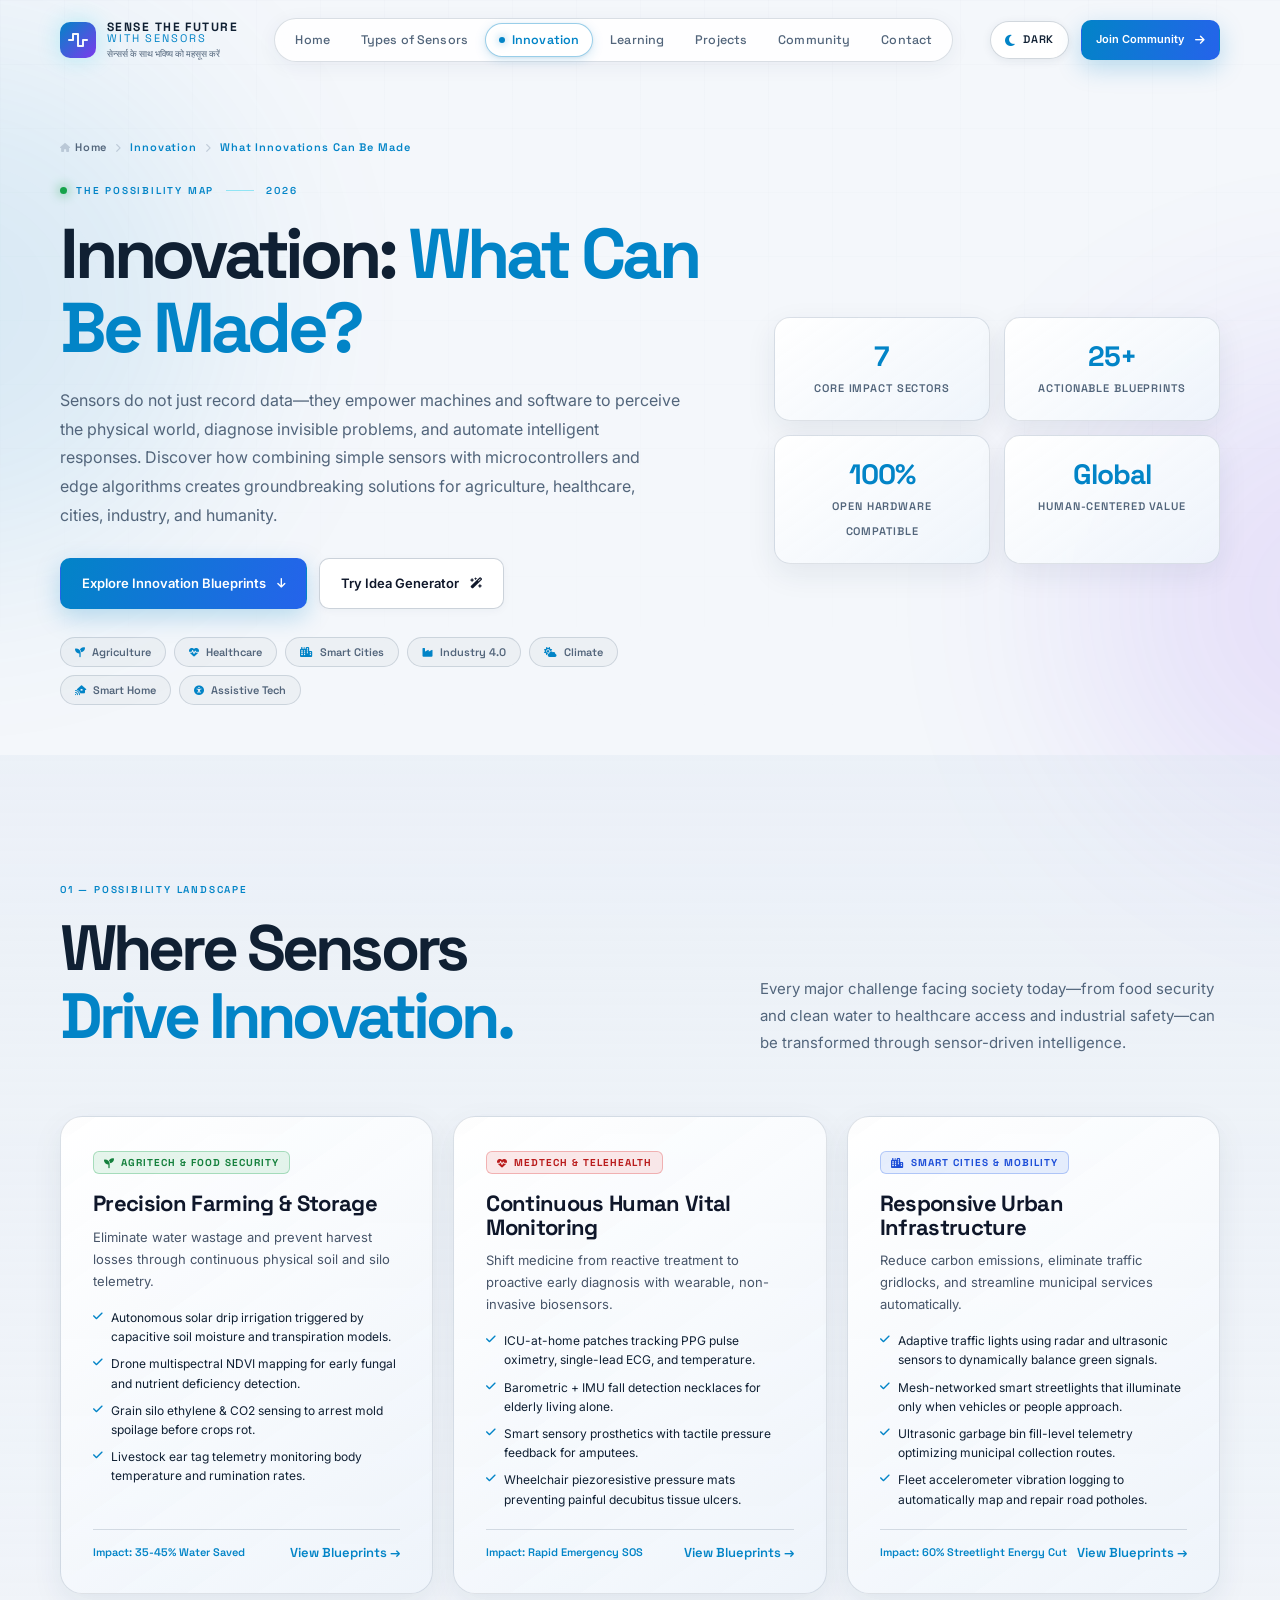
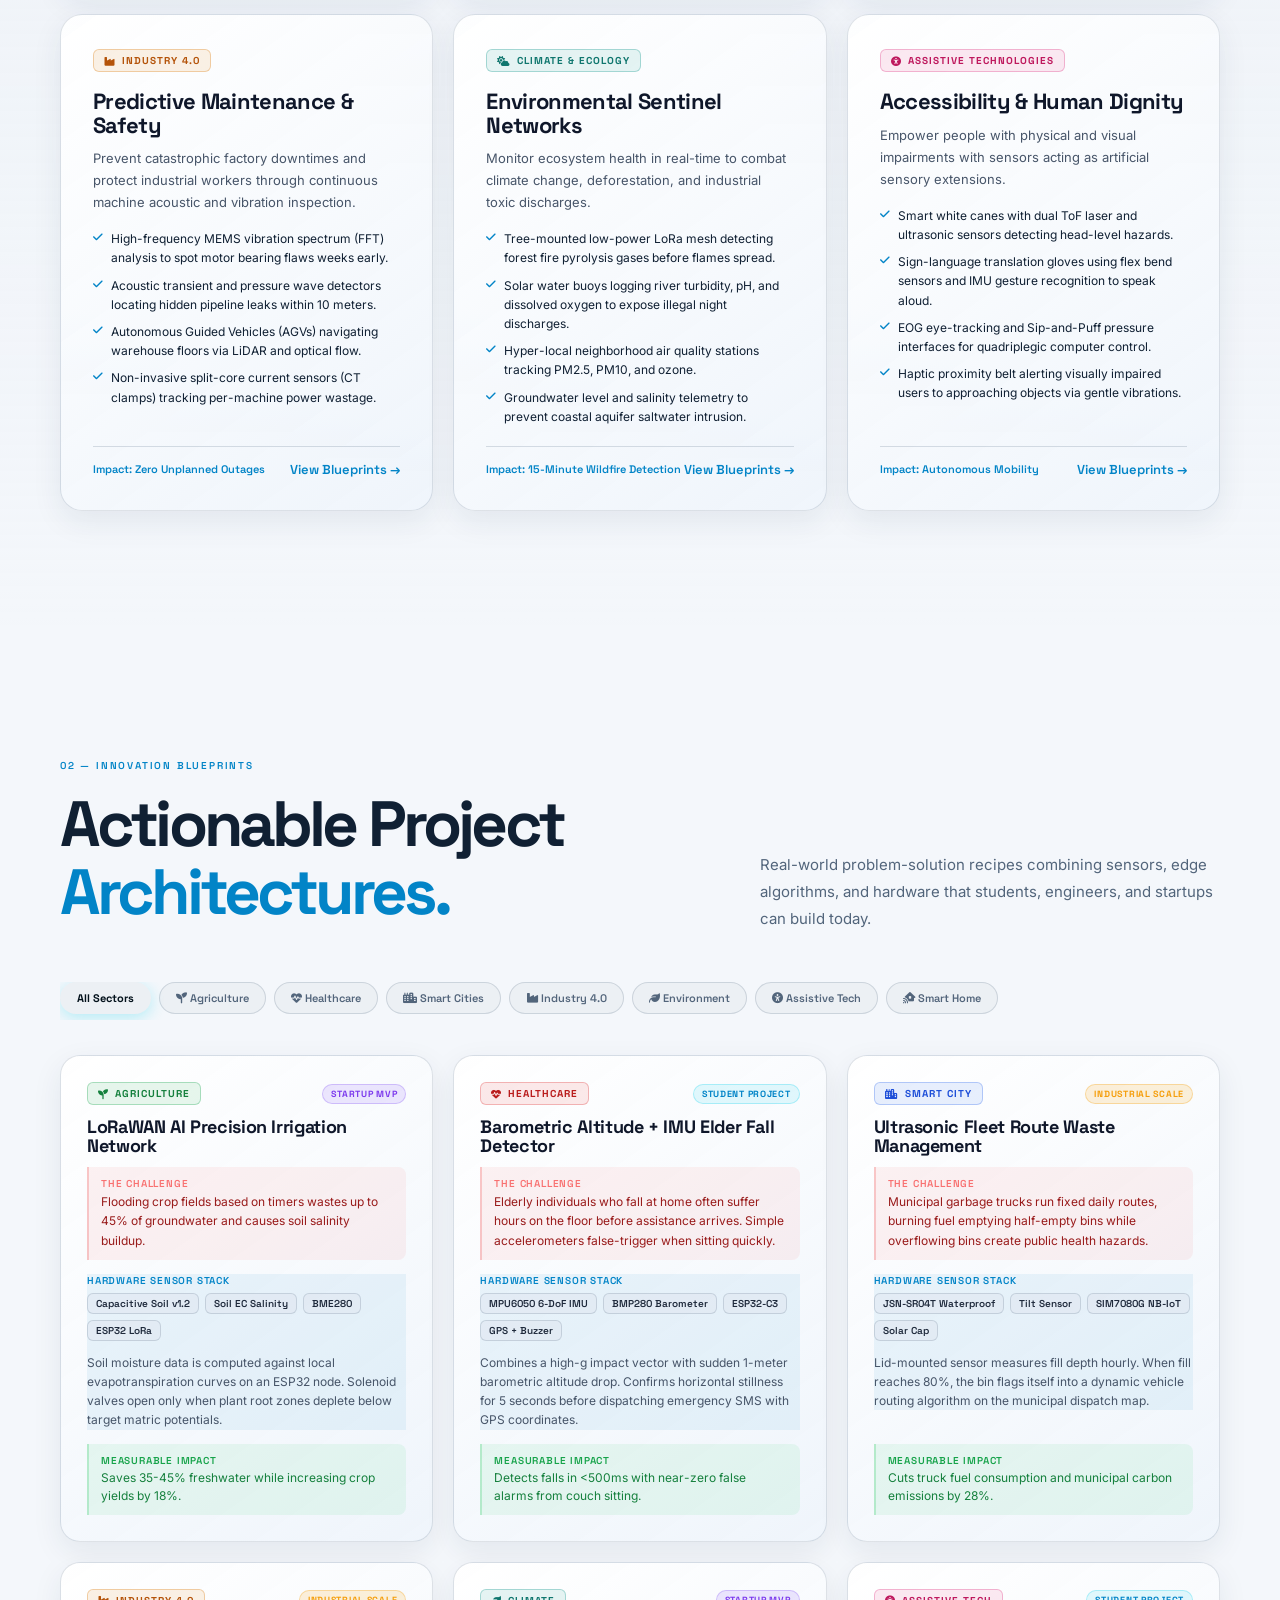
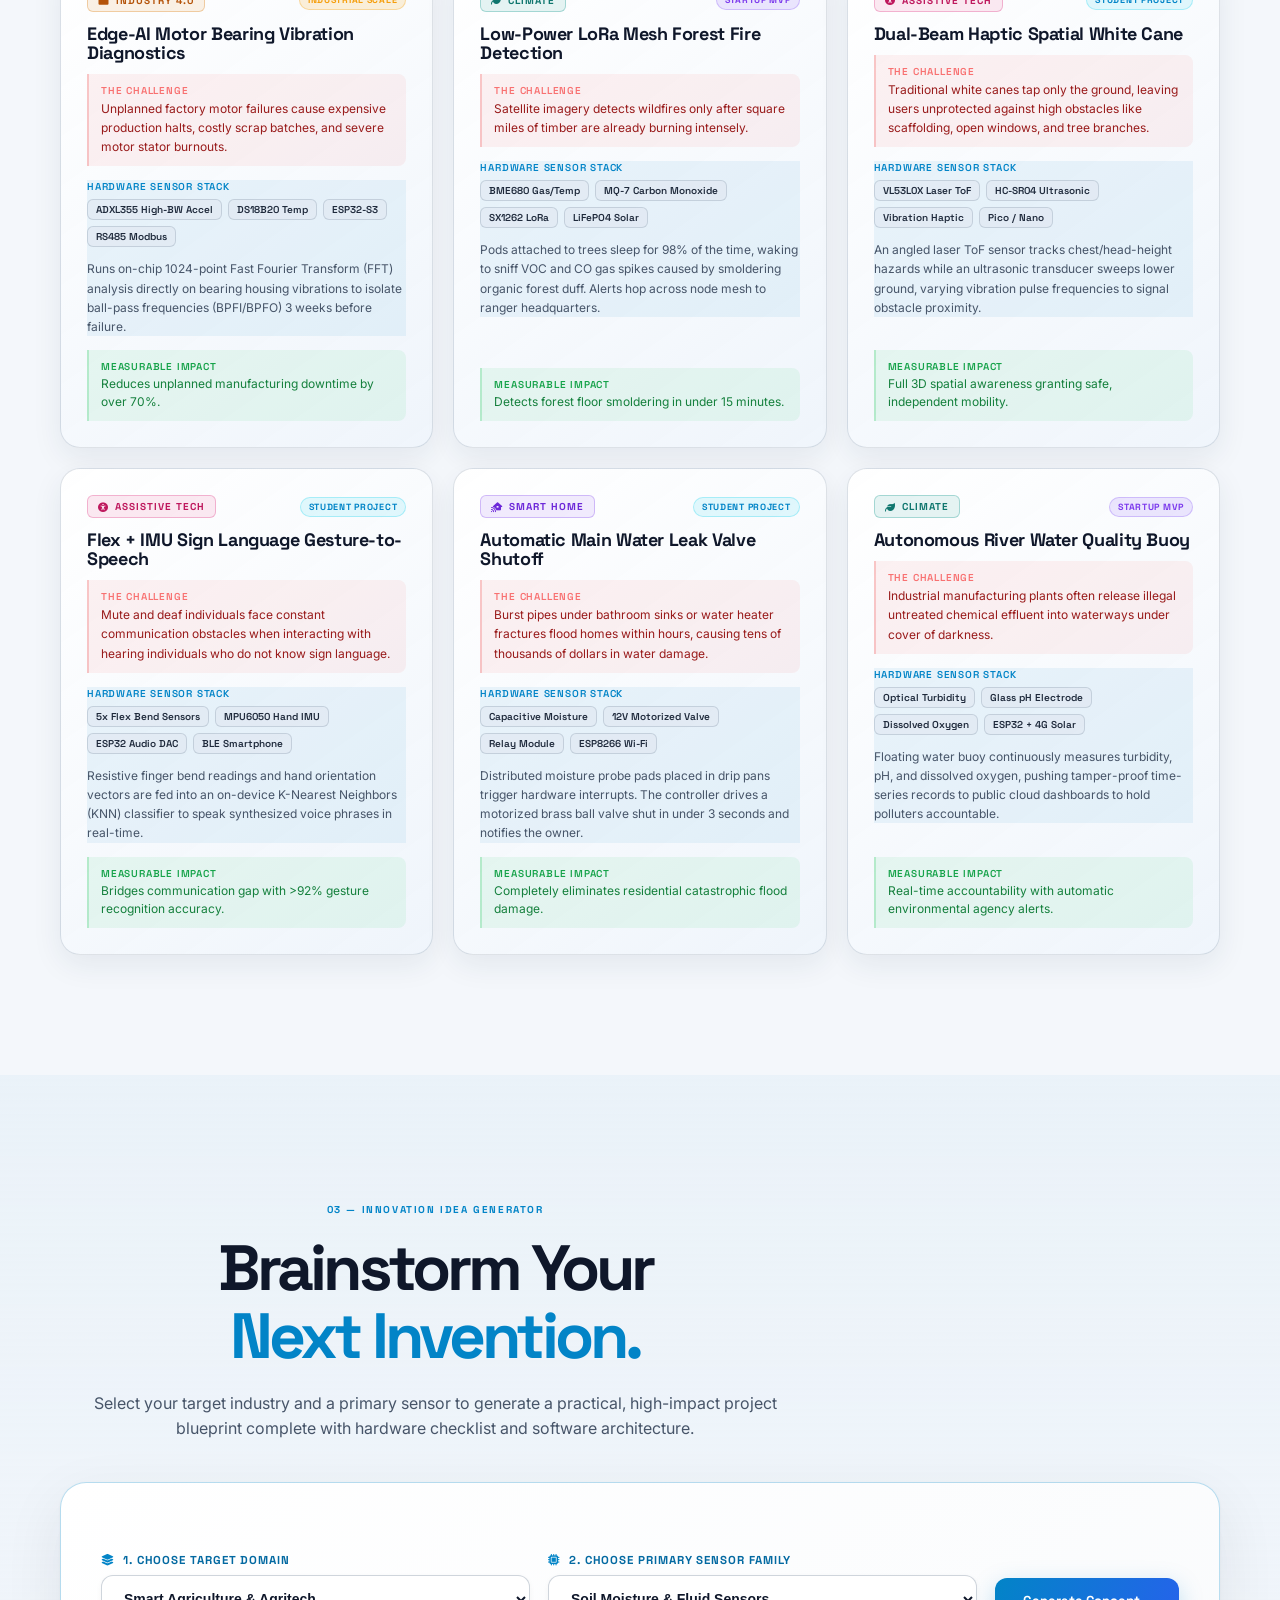
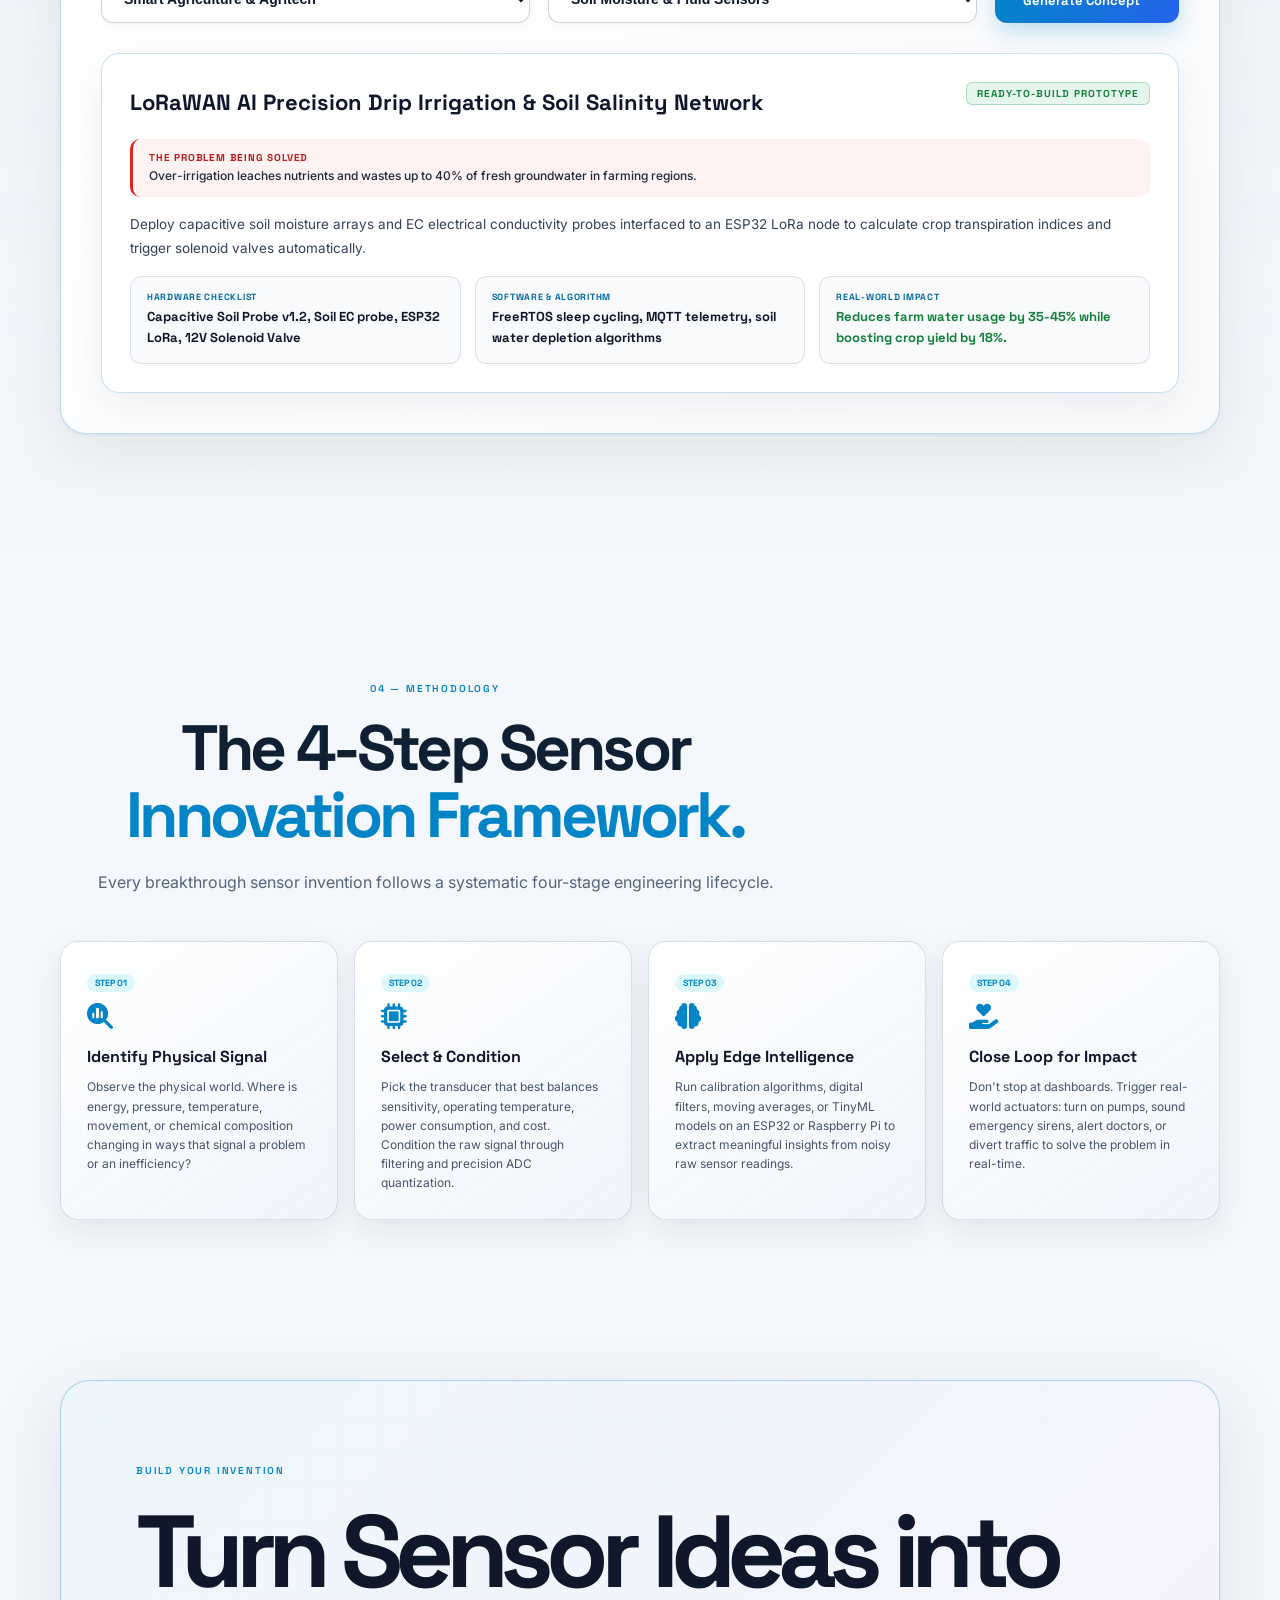
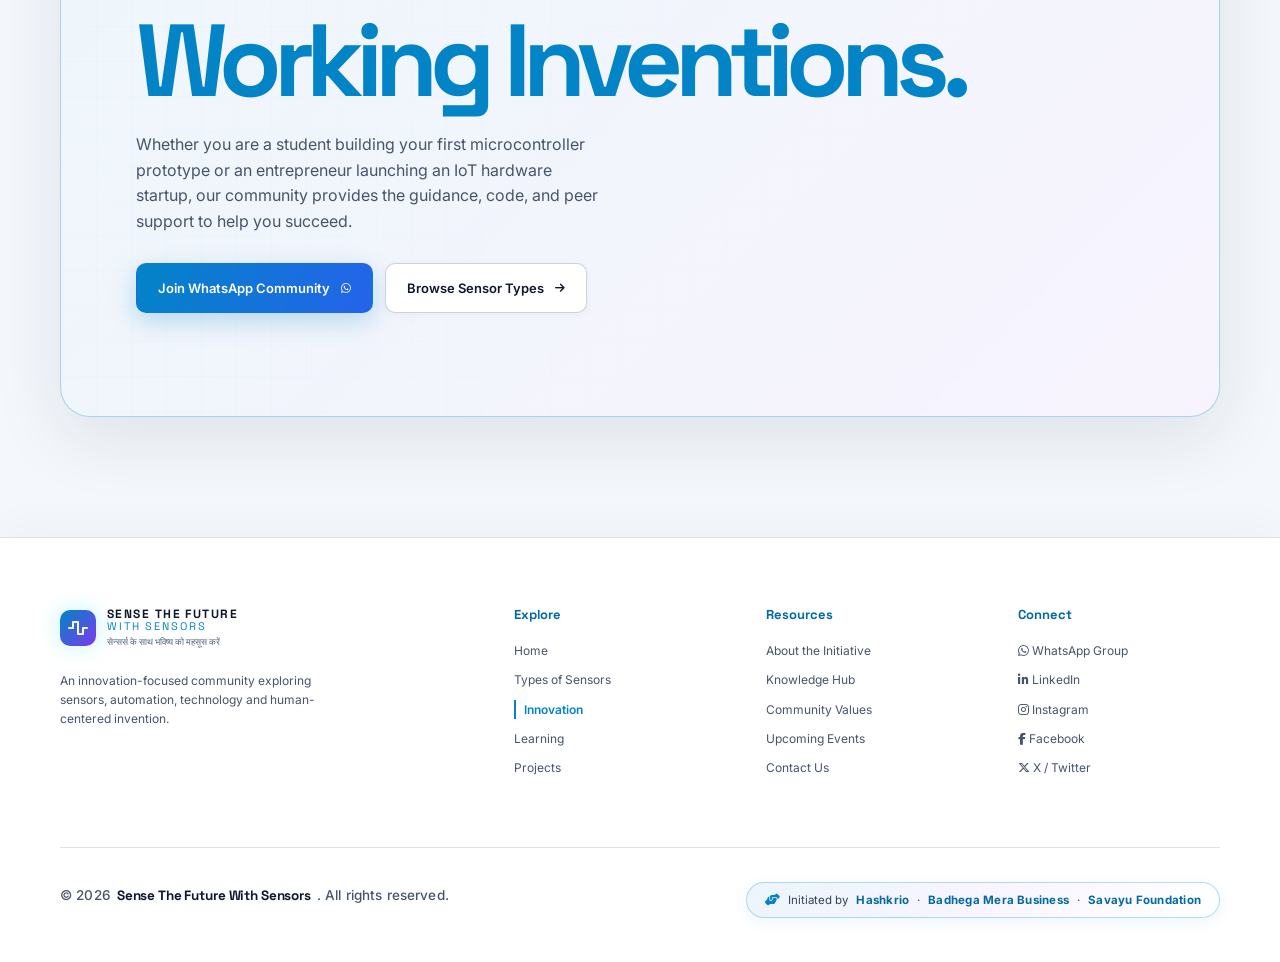
<file: innovation.html>
<!doctype html>
<html lang="en" data-theme="light">
<head>
  <meta charset="utf-8">
  <meta name="viewport" content="width=device-width, initial-scale=1">
  <title>Sensor Innovations: What Can Be Made With Sensors? | Sense The Future</title>
  <meta name="description" content="Discover sensor innovations across Smart Agriculture, Healthcare, Smart Cities, Industry 4.0, and Assistive Tech. Explore system blueprints and project ideas.">
  <meta name="keywords" content="sensor innovations, what innovations can be made with sensors, IoT innovations, smart agriculture sensors, healthcare wearable sensors, smart city sensors, Industry 4.0 predictive maintenance, assistive technology">
  <meta name="author" content="Sense The Future With Sensors Community">
  <meta name="robots" content="index, follow, max-snippet:-1, max-image-preview:large, max-video-preview:-1">
  <meta name="theme-color" content="#f4f7fb">
  <script>(function(){try{var t=localStorage.getItem("sensor-theme");if(t)document.documentElement.dataset.theme=t;}catch(e){}})();</script>
  
  <link rel="icon" type="image/svg+xml" href="assets/favicon.svg">
  <link rel="manifest" href="site.webmanifest">
  <link rel="canonical" href="https://sensethefuture.in/innovation.html">

  <!-- Open Graph / Facebook / LinkedIn / WhatsApp -->
  <meta property="og:type" content="article">
  <meta property="og:site_name" content="Sense The Future With Sensors">
  <meta property="og:url" content="https://sensethefuture.in/innovation.html">
  <meta property="og:title" content="Sensor Innovations: What Can Be Made With Sensors? | Sense The Future">
  <meta property="og:description" content="Discover sensor innovations across Smart Agriculture, Healthcare, Smart Cities, Industry 4.0, and Assistive Tech. Explore system blueprints and project ideas.">
  <meta property="og:image" content="https://sensethefuture.in/assets/hero-banner.png">
  <meta property="og:image:width" content="1200">
  <meta property="og:image:height" content="630">
  <meta property="og:image:alt" content="Sensor Innovations and Real-World Applications Banner">
  <meta property="og:locale" content="en_US">

  <!-- Twitter Card -->
  <meta name="twitter:card" content="summary_large_image">
  <meta name="twitter:url" content="https://sensethefuture.in/innovation.html">
  <meta name="twitter:title" content="Sensor Innovations: What Can Be Made With Sensors? | Sense The Future">
  <meta name="twitter:description" content="Discover sensor innovations across Smart Agriculture, Healthcare, Smart Cities, Industry 4.0, and Assistive Tech. Explore system blueprints and project ideas.">
  <meta name="twitter:image" content="https://sensethefuture.in/assets/hero-banner.png">
  <meta name="twitter:image:alt" content="Sensor Innovations and Real-World Applications Banner">

  <!-- Schema.org JSON-LD Structured Data -->
  <script type="application/ld+json">
  {
    "@context": "https://schema.org",
    "@graph": [
      {
        "@type": "BreadcrumbList",
        "itemListElement": [
          {
            "@type": "ListItem",
            "position": 1,
            "name": "Home",
            "item": "https://sensethefuture.in/"
          },
          {
            "@type": "ListItem",
            "position": 2,
            "name": "Innovation",
            "item": "https://sensethefuture.in/innovation.html"
          }
        ]
      },
      {
        "@type": "CollectionPage",
        "name": "What Innovations Can Be Made With Sensors?",
        "headline": "Sensor Innovations Across Agriculture, Healthcare, Smart Cities & Industry 4.0",
        "description": "Comprehensive innovation framework mapping real-world societal challenges to sensor-enabled engineering solutions and student project blueprints.",
        "url": "https://sensethefuture.in/innovation.html",
        "image": "https://sensethefuture.in/assets/hero-banner.png",
        "author": {
          "@type": "Organization",
          "name": "Sense The Future With Sensors"
        },
        "publisher": {
          "@type": "Organization",
          "name": "Sense The Future With Sensors",
          "logo": {
            "@type": "ImageObject",
            "url": "https://sensethefuture.in/assets/images/Sense%20the%20Future%20with%20Sensors-%20Logo.png"
          }
        },
        "inLanguage": "en-US"
      }
    ]
  }
  </script>

  <link rel="preconnect" href="https://fonts.googleapis.com">
  <link rel="preconnect" href="https://fonts.gstatic.com" crossorigin>
  <link href="https://fonts.googleapis.com/css2?family=Inter:wght@400;500;600;700;800&family=Space+Grotesk:wght@400;500;600;700&display=swap" rel="stylesheet">
  <link rel="stylesheet" href="https://cdnjs.cloudflare.com/ajax/libs/font-awesome/6.5.2/css/all.min.css">
  <link rel="stylesheet" href="css/style.css">
  <script src="js/main.js" defer></script>
</head>
<body>
  <div class="site-glow site-glow-one" aria-hidden="true"></div>
  <div class="site-glow site-glow-two" aria-hidden="true"></div>

  <!-- Header & Navigation -->
  <header class="site-header" id="top">
    <div class="container nav-wrap">
      <a class="brand" href="index.html" aria-label="Sense The Future With Sensors home">
        <span class="brand-mark"><i class="fa-solid fa-wave-square"></i></span>
        <span><strong>SENSE THE FUTURE</strong><small>WITH SENSORS</small><em>सेन्सर्स के साथ भविष्य को महसूस करें</em></span>
      </a>
      <nav class="primary-nav" id="primary-nav" aria-label="Primary navigation">
        <a href="index.html">Home</a>
        <a href="types-of-sensors.html">Types of Sensors</a>
        <a href="innovation.html" class="active" aria-current="page">Innovation</a>
        <a href="learning.html">Learning</a>
        <a href="projects.html">Projects</a>
        <a href="index.html#community">Community</a>
        <a href="index.html#contact">Contact</a>
        <a class="button button-small button-primary drawer-cta" href="https://chat.whatsapp.com/LUz2uedTbJv85oK4r1rBTY" target="_blank" rel="noopener noreferrer">Join Community <i class="fa-solid fa-arrow-right"></i></a>
      </nav>
      <div class="nav-actions">
        <button class="theme-toggle" type="button" aria-label="Switch to dark theme" aria-pressed="true" title="Toggle color theme"><i class="fa-solid fa-moon"></i><span>Dark</span></button>
        <a class="button button-small button-primary header-cta" href="https://chat.whatsapp.com/LUz2uedTbJv85oK4r1rBTY" target="_blank" rel="noopener noreferrer">Join Community <i class="fa-solid fa-arrow-right"></i></a>
        <button class="menu-toggle" type="button" aria-expanded="false" aria-controls="primary-nav" aria-label="Open navigation"><i class="fa-solid fa-bars"></i></button>
      </div>
    </div>
  </header>

  <main>
    <!-- Page Hero -->
    <section class="page-hero section-pad">
      <div class="container">
        <div class="breadcrumbs">
          <a href="index.html"><i class="fa-solid fa-house"></i> Home</a>
          <i class="fa-solid fa-chevron-right"></i>
          <span>Innovation</span>
          <i class="fa-solid fa-chevron-right"></i>
          <span>What Innovations Can Be Made</span>
        </div>

        <div class="page-hero-grid">
          <div class="reveal">
            <span class="eyebrow"><span class="status-dot"></span> The Possibility Map <span class="eyebrow-rule"></span> 2026</span>
            <h1>Innovation: <span>What Can Be Made?</span></h1>
            <p class="page-hero-lead">Sensors do not just record data—they empower machines and software to perceive the physical world, diagnose invisible problems, and automate intelligent responses. Discover how combining simple sensors with microcontrollers and edge algorithms creates groundbreaking solutions for agriculture, healthcare, cities, industry, and humanity.</p>
            <div class="button-row">
              <a class="button button-primary" href="#blueprints">Explore Innovation Blueprints <i class="fa-solid fa-arrow-down"></i></a>
              <a class="button button-ghost" href="#generator">Try Idea Generator <i class="fa-solid fa-wand-magic-sparkles"></i></a>
            </div>
            <div class="quick-jumps" aria-label="Quick Sector Jumps">
              <a class="jump-chip" href="#sectors"><i class="fa-solid fa-seedling"></i> Agriculture</a>
              <a class="jump-chip" href="#sectors"><i class="fa-solid fa-heart-pulse"></i> Healthcare</a>
              <a class="jump-chip" href="#sectors"><i class="fa-solid fa-city"></i> Smart Cities</a>
              <a class="jump-chip" href="#sectors"><i class="fa-solid fa-industry"></i> Industry 4.0</a>
              <a class="jump-chip" href="#sectors"><i class="fa-solid fa-cloud-sun"></i> Climate</a>
              <a class="jump-chip" href="#sectors"><i class="fa-solid fa-house-signal"></i> Smart Home</a>
              <a class="jump-chip" href="#sectors"><i class="fa-solid fa-universal-access"></i> Assistive Tech</a>
            </div>
          </div>

          <div class="stats-badge-grid reveal">
            <div class="stat-box">
              <b>7</b>
              <small>Core Impact Sectors</small>
            </div>
            <div class="stat-box">
              <b>25+</b>
              <small>Actionable Blueprints</small>
            </div>
            <div class="stat-box">
              <b>100%</b>
              <small>Open Hardware Compatible</small>
            </div>
            <div class="stat-box">
              <b>Global</b>
              <small>Human-Centered Value</small>
            </div>
          </div>
        </div>
      </div>
    </section>

    <!-- Section 01: Core Sectors of Innovation -->
    <section class="section-pad classification-section" id="sectors">
      <div class="container">
        <div class="section-heading-row reveal">
          <div>
            <span class="eyebrow">01 — Possibility Landscape</span>
            <h2>Where Sensors<br><span>Drive Innovation.</span></h2>
          </div>
          <p>Every major challenge facing society today—from food security and clean water to healthcare access and industrial safety—can be transformed through sensor-driven intelligence.</p>
        </div>

        <div class="sector-grid">
          <!-- 1. Smart Agriculture -->
          <article class="sector-card reveal">
            <div>
              <span class="sector-badge badge-agri"><i class="fa-solid fa-seedling"></i> Agritech &amp; Food Security</span>
              <h3>Precision Farming &amp; Storage</h3>
              <p>Eliminate water wastage and prevent harvest losses through continuous physical soil and silo telemetry.</p>
              <ul class="sector-innovations-list">
                <li><i class="fa-solid fa-check"></i> Autonomous solar drip irrigation triggered by capacitive soil moisture and transpiration models.</li>
                <li><i class="fa-solid fa-check"></i> Drone multispectral NDVI mapping for early fungal and nutrient deficiency detection.</li>
                <li><i class="fa-solid fa-check"></i> Grain silo ethylene &amp; CO2 sensing to arrest mold spoilage before crops rot.</li>
                <li><i class="fa-solid fa-check"></i> Livestock ear tag telemetry monitoring body temperature and rumination rates.</li>
              </ul>
            </div>
            <div class="sector-impact-strip">
              <span>Impact: 35-45% Water Saved</span>
              <a class="text-link" href="#blueprints" style="margin-top:0;">View Blueprints →</a>
            </div>
          </article>

          <!-- 2. Healthcare & MedTech -->
          <article class="sector-card reveal">
            <div>
              <span class="sector-badge badge-health"><i class="fa-solid fa-heart-pulse"></i> MedTech &amp; Telehealth</span>
              <h3>Continuous Human Vital Monitoring</h3>
              <p>Shift medicine from reactive treatment to proactive early diagnosis with wearable, non-invasive biosensors.</p>
              <ul class="sector-innovations-list">
                <li><i class="fa-solid fa-check"></i> ICU-at-home patches tracking PPG pulse oximetry, single-lead ECG, and temperature.</li>
                <li><i class="fa-solid fa-check"></i> Barometric + IMU fall detection necklaces for elderly living alone.</li>
                <li><i class="fa-solid fa-check"></i> Smart sensory prosthetics with tactile pressure feedback for amputees.</li>
                <li><i class="fa-solid fa-check"></i> Wheelchair piezoresistive pressure mats preventing painful decubitus tissue ulcers.</li>
              </ul>
            </div>
            <div class="sector-impact-strip">
              <span>Impact: Rapid Emergency SOS</span>
              <a class="text-link" href="#blueprints" style="margin-top:0;">View Blueprints →</a>
            </div>
          </article>

          <!-- 3. Smart Cities & Urban Mobility -->
          <article class="sector-card reveal">
            <div>
              <span class="sector-badge badge-city"><i class="fa-solid fa-city"></i> Smart Cities &amp; Mobility</span>
              <h3>Responsive Urban Infrastructure</h3>
              <p>Reduce carbon emissions, eliminate traffic gridlocks, and streamline municipal services automatically.</p>
              <ul class="sector-innovations-list">
                <li><i class="fa-solid fa-check"></i> Adaptive traffic lights using radar and ultrasonic sensors to dynamically balance green signals.</li>
                <li><i class="fa-solid fa-check"></i> Mesh-networked smart streetlights that illuminate only when vehicles or people approach.</li>
                <li><i class="fa-solid fa-check"></i> Ultrasonic garbage bin fill-level telemetry optimizing municipal collection routes.</li>
                <li><i class="fa-solid fa-check"></i> Fleet accelerometer vibration logging to automatically map and repair road potholes.</li>
              </ul>
            </div>
            <div class="sector-impact-strip">
              <span>Impact: 60% Streetlight Energy Cut</span>
              <a class="text-link" href="#blueprints" style="margin-top:0;">View Blueprints →</a>
            </div>
          </article>

          <!-- 4. Industry 4.0 & Automation -->
          <article class="sector-card reveal">
            <div>
              <span class="sector-badge badge-industry"><i class="fa-solid fa-industry"></i> Industry 4.0</span>
              <h3>Predictive Maintenance &amp; Safety</h3>
              <p>Prevent catastrophic factory downtimes and protect industrial workers through continuous machine acoustic and vibration inspection.</p>
              <ul class="sector-innovations-list">
                <li><i class="fa-solid fa-check"></i> High-frequency MEMS vibration spectrum (FFT) analysis to spot motor bearing flaws weeks early.</li>
                <li><i class="fa-solid fa-check"></i> Acoustic transient and pressure wave detectors locating hidden pipeline leaks within 10 meters.</li>
                <li><i class="fa-solid fa-check"></i> Autonomous Guided Vehicles (AGVs) navigating warehouse floors via LiDAR and optical flow.</li>
                <li><i class="fa-solid fa-check"></i> Non-invasive split-core current sensors (CT clamps) tracking per-machine power wastage.</li>
              </ul>
            </div>
            <div class="sector-impact-strip">
              <span>Impact: Zero Unplanned Outages</span>
              <a class="text-link" href="#blueprints" style="margin-top:0;">View Blueprints →</a>
            </div>
          </article>

          <!-- 5. Climate & Environmental Protection -->
          <article class="sector-card reveal">
            <div>
              <span class="sector-badge badge-eco"><i class="fa-solid fa-cloud-sun"></i> Climate &amp; Ecology</span>
              <h3>Environmental Sentinel Networks</h3>
              <p>Monitor ecosystem health in real-time to combat climate change, deforestation, and industrial toxic discharges.</p>
              <ul class="sector-innovations-list">
                <li><i class="fa-solid fa-check"></i> Tree-mounted low-power LoRa mesh detecting forest fire pyrolysis gases before flames spread.</li>
                <li><i class="fa-solid fa-check"></i> Solar water buoys logging river turbidity, pH, and dissolved oxygen to expose illegal night discharges.</li>
                <li><i class="fa-solid fa-check"></i> Hyper-local neighborhood air quality stations tracking PM2.5, PM10, and ozone.</li>
                <li><i class="fa-solid fa-check"></i> Groundwater level and salinity telemetry to prevent coastal aquifer saltwater intrusion.</li>
              </ul>
            </div>
            <div class="sector-impact-strip">
              <span>Impact: 15-Minute Wildfire Detection</span>
              <a class="text-link" href="#blueprints" style="margin-top:0;">View Blueprints →</a>
            </div>
          </article>

          <!-- 6. Assistive Tech for Humanity -->
          <article class="sector-card reveal">
            <div>
              <span class="sector-badge badge-assist"><i class="fa-solid fa-universal-access"></i> Assistive Technologies</span>
              <h3>Accessibility &amp; Human Dignity</h3>
              <p>Empower people with physical and visual impairments with sensors acting as artificial sensory extensions.</p>
              <ul class="sector-innovations-list">
                <li><i class="fa-solid fa-check"></i> Smart white canes with dual ToF laser and ultrasonic sensors detecting head-level hazards.</li>
                <li><i class="fa-solid fa-check"></i> Sign-language translation gloves using flex bend sensors and IMU gesture recognition to speak aloud.</li>
                <li><i class="fa-solid fa-check"></i> EOG eye-tracking and Sip-and-Puff pressure interfaces for quadriplegic computer control.</li>
                <li><i class="fa-solid fa-check"></i> Haptic proximity belt alerting visually impaired users to approaching objects via gentle vibrations.</li>
              </ul>
            </div>
            <div class="sector-impact-strip">
              <span>Impact: Autonomous Mobility</span>
              <a class="text-link" href="#blueprints" style="margin-top:0;">View Blueprints →</a>
            </div>
          </article>
        </div>
      </div>
    </section>

    <!-- Section 02: Concrete Innovation Blueprints -->
    <section class="section-pad" id="blueprints">
      <div class="container">
        <div class="section-heading-row reveal">
          <div>
            <span class="eyebrow">02 — Innovation Blueprints</span>
            <h2>Actionable Project<br><span>Architectures.</span></h2>
          </div>
          <p>Real-world problem-solution recipes combining sensors, edge algorithms, and hardware that students, engineers, and startups can build today.</p>
        </div>

        <!-- Filter Tabs -->
        <div class="filter-tabs reveal" role="tablist" style="margin-top:35px;margin-bottom:20px;">
          <button class="filter-btn blueprint-filter-btn active" type="button" data-sector="all">All Sectors</button>
          <button class="filter-btn blueprint-filter-btn" type="button" data-sector="agri"><i class="fa-solid fa-seedling"></i> Agriculture</button>
          <button class="filter-btn blueprint-filter-btn" type="button" data-sector="health"><i class="fa-solid fa-heart-pulse"></i> Healthcare</button>
          <button class="filter-btn blueprint-filter-btn" type="button" data-sector="city"><i class="fa-solid fa-city"></i> Smart Cities</button>
          <button class="filter-btn blueprint-filter-btn" type="button" data-sector="industry"><i class="fa-solid fa-industry"></i> Industry 4.0</button>
          <button class="filter-btn blueprint-filter-btn" type="button" data-sector="eco"><i class="fa-solid fa-leaf"></i> Environment</button>
          <button class="filter-btn blueprint-filter-btn" type="button" data-sector="assist"><i class="fa-solid fa-universal-access"></i> Assistive Tech</button>
          <button class="filter-btn blueprint-filter-btn" type="button" data-sector="home"><i class="fa-solid fa-house-signal"></i> Smart Home</button>
        </div>

        <div class="blueprint-grid" id="blueprint-grid">
          <!-- Blueprint 1: Solar Smart Irrigation -->
          <article class="blueprint-card reveal" data-sector="agri">
            <div>
              <div class="blueprint-top">
                <span class="sector-badge badge-agri" style="margin:0;"><i class="fa-solid fa-seedling"></i> Agriculture</span>
                <span class="blueprint-maturity maturity-startup">Startup MVP</span>
              </div>
              <h3>LoRaWAN AI Precision Irrigation Network</h3>
              <div class="challenge-box">
                <strong>The Challenge</strong>
                Flooding crop fields based on timers wastes up to 45% of groundwater and causes soil salinity buildup.
              </div>
              <div class="solution-box">
                <strong>Hardware Sensor Stack</strong>
                <div class="sensor-stack-pills">
                  <span class="sensor-pill">Capacitive Soil v1.2</span>
                  <span class="sensor-pill">Soil EC Salinity</span>
                  <span class="sensor-pill">BME280</span>
                  <span class="sensor-pill">ESP32 LoRa</span>
                </div>
                <p style="font-size:12px;color:var(--muted);margin:8px 0;line-height:1.6;">Soil moisture data is computed against local evapotranspiration curves on an ESP32 node. Solenoid valves open only when plant root zones deplete below target matric potentials.</p>
              </div>
            </div>
            <div class="impact-box">
              <strong>Measurable Impact</strong>
              Saves 35-45% freshwater while increasing crop yields by 18%.
            </div>
          </article>

          <!-- Blueprint 2: Wearable Elder Fall-Detector -->
          <article class="blueprint-card reveal" data-sector="health">
            <div>
              <div class="blueprint-top">
                <span class="sector-badge badge-health" style="margin:0;"><i class="fa-solid fa-heart-pulse"></i> Healthcare</span>
                <span class="blueprint-maturity maturity-student">Student Project</span>
              </div>
              <h3>Barometric Altitude + IMU Elder Fall Detector</h3>
              <div class="challenge-box">
                <strong>The Challenge</strong>
                Elderly individuals who fall at home often suffer hours on the floor before assistance arrives. Simple accelerometers false-trigger when sitting quickly.
              </div>
              <div class="solution-box">
                <strong>Hardware Sensor Stack</strong>
                <div class="sensor-stack-pills">
                  <span class="sensor-pill">MPU6050 6-DoF IMU</span>
                  <span class="sensor-pill">BMP280 Barometer</span>
                  <span class="sensor-pill">ESP32-C3</span>
                  <span class="sensor-pill">GPS + Buzzer</span>
                </div>
                <p style="font-size:12px;color:var(--muted);margin:8px 0;line-height:1.6;">Combines a high-g impact vector with sudden 1-meter barometric altitude drop. Confirms horizontal stillness for 5 seconds before dispatching emergency SMS with GPS coordinates.</p>
              </div>
            </div>
            <div class="impact-box">
              <strong>Measurable Impact</strong>
              Detects falls in &lt;500ms with near-zero false alarms from couch sitting.
            </div>
          </article>

          <!-- Blueprint 3: Smart Garbage Bin -->
          <article class="blueprint-card reveal" data-sector="city">
            <div>
              <div class="blueprint-top">
                <span class="sector-badge badge-city" style="margin:0;"><i class="fa-solid fa-city"></i> Smart City</span>
                <span class="blueprint-maturity maturity-industry">Industrial Scale</span>
              </div>
              <h3>Ultrasonic Fleet Route Waste Management</h3>
              <div class="challenge-box">
                <strong>The Challenge</strong>
                Municipal garbage trucks run fixed daily routes, burning fuel emptying half-empty bins while overflowing bins create public health hazards.
              </div>
              <div class="solution-box">
                <strong>Hardware Sensor Stack</strong>
                <div class="sensor-stack-pills">
                  <span class="sensor-pill">JSN-SR04T Waterproof</span>
                  <span class="sensor-pill">Tilt Sensor</span>
                  <span class="sensor-pill">SIM7080G NB-IoT</span>
                  <span class="sensor-pill">Solar Cap</span>
                </div>
                <p style="font-size:12px;color:var(--muted);margin:8px 0;line-height:1.6;">Lid-mounted sensor measures fill depth hourly. When fill reaches 80%, the bin flags itself into a dynamic vehicle routing algorithm on the municipal dispatch map.</p>
              </div>
            </div>
            <div class="impact-box">
              <strong>Measurable Impact</strong>
              Cuts truck fuel consumption and municipal carbon emissions by 28%.
            </div>
          </article>

          <!-- Blueprint 4: Motor Predictive Maintenance -->
          <article class="blueprint-card reveal" data-sector="industry">
            <div>
              <div class="blueprint-top">
                <span class="sector-badge badge-industry" style="margin:0;"><i class="fa-solid fa-industry"></i> Industry 4.0</span>
                <span class="blueprint-maturity maturity-industry">Industrial Scale</span>
              </div>
              <h3>Edge-AI Motor Bearing Vibration Diagnostics</h3>
              <div class="challenge-box">
                <strong>The Challenge</strong>
                Unplanned factory motor failures cause expensive production halts, costly scrap batches, and severe motor stator burnouts.
              </div>
              <div class="solution-box">
                <strong>Hardware Sensor Stack</strong>
                <div class="sensor-stack-pills">
                  <span class="sensor-pill">ADXL355 High-BW Accel</span>
                  <span class="sensor-pill">DS18B20 Temp</span>
                  <span class="sensor-pill">ESP32-S3</span>
                  <span class="sensor-pill">RS485 Modbus</span>
                </div>
                <p style="font-size:12px;color:var(--muted);margin:8px 0;line-height:1.6;">Runs on-chip 1024-point Fast Fourier Transform (FFT) analysis directly on bearing housing vibrations to isolate ball-pass frequencies (BPFI/BPFO) 3 weeks before failure.</p>
              </div>
            </div>
            <div class="impact-box">
              <strong>Measurable Impact</strong>
              Reduces unplanned manufacturing downtime by over 70%.
            </div>
          </article>

          <!-- Blueprint 5: Autonomous Forest Fire Mesh -->
          <article class="blueprint-card reveal" data-sector="eco">
            <div>
              <div class="blueprint-top">
                <span class="sector-badge badge-eco" style="margin:0;"><i class="fa-solid fa-leaf"></i> Climate</span>
                <span class="blueprint-maturity maturity-startup">Startup MVP</span>
              </div>
              <h3>Low-Power LoRa Mesh Forest Fire Detection</h3>
              <div class="challenge-box">
                <strong>The Challenge</strong>
                Satellite imagery detects wildfires only after square miles of timber are already burning intensely.
              </div>
              <div class="solution-box">
                <strong>Hardware Sensor Stack</strong>
                <div class="sensor-stack-pills">
                  <span class="sensor-pill">BME680 Gas/Temp</span>
                  <span class="sensor-pill">MQ-7 Carbon Monoxide</span>
                  <span class="sensor-pill">SX1262 LoRa</span>
                  <span class="sensor-pill">LiFePO4 Solar</span>
                </div>
                <p style="font-size:12px;color:var(--muted);margin:8px 0;line-height:1.6;">Pods attached to trees sleep for 98% of the time, waking to sniff VOC and CO gas spikes caused by smoldering organic forest duff. Alerts hop across node mesh to ranger headquarters.</p>
              </div>
            </div>
            <div class="impact-box">
              <strong>Measurable Impact</strong>
              Detects forest floor smoldering in under 15 minutes.
            </div>
          </article>

          <!-- Blueprint 6: Smart Cane for Visually Impaired -->
          <article class="blueprint-card reveal" data-sector="assist">
            <div>
              <div class="blueprint-top">
                <span class="sector-badge badge-assist" style="margin:0;"><i class="fa-solid fa-universal-access"></i> Assistive Tech</span>
                <span class="blueprint-maturity maturity-student">Student Project</span>
              </div>
              <h3>Dual-Beam Haptic Spatial White Cane</h3>
              <div class="challenge-box">
                <strong>The Challenge</strong>
                Traditional white canes tap only the ground, leaving users unprotected against high obstacles like scaffolding, open windows, and tree branches.
              </div>
              <div class="solution-box">
                <strong>Hardware Sensor Stack</strong>
                <div class="sensor-stack-pills">
                  <span class="sensor-pill">VL53L0X Laser ToF</span>
                  <span class="sensor-pill">HC-SR04 Ultrasonic</span>
                  <span class="sensor-pill">Vibration Haptic</span>
                  <span class="sensor-pill">Pico / Nano</span>
                </div>
                <p style="font-size:12px;color:var(--muted);margin:8px 0;line-height:1.6;">An angled laser ToF sensor tracks chest/head-height hazards while an ultrasonic transducer sweeps lower ground, varying vibration pulse frequencies to signal obstacle proximity.</p>
              </div>
            </div>
            <div class="impact-box">
              <strong>Measurable Impact</strong>
              Full 3D spatial awareness granting safe, independent mobility.
            </div>
          </article>

          <!-- Blueprint 7: Sign Language Glove -->
          <article class="blueprint-card reveal" data-sector="assist">
            <div>
              <div class="blueprint-top">
                <span class="sector-badge badge-assist" style="margin:0;"><i class="fa-solid fa-universal-access"></i> Assistive Tech</span>
                <span class="blueprint-maturity maturity-student">Student Project</span>
              </div>
              <h3>Flex + IMU Sign Language Gesture-to-Speech</h3>
              <div class="challenge-box">
                <strong>The Challenge</strong>
                Mute and deaf individuals face constant communication obstacles when interacting with hearing individuals who do not know sign language.
              </div>
              <div class="solution-box">
                <strong>Hardware Sensor Stack</strong>
                <div class="sensor-stack-pills">
                  <span class="sensor-pill">5x Flex Bend Sensors</span>
                  <span class="sensor-pill">MPU6050 Hand IMU</span>
                  <span class="sensor-pill">ESP32 Audio DAC</span>
                  <span class="sensor-pill">BLE Smartphone</span>
                </div>
                <p style="font-size:12px;color:var(--muted);margin:8px 0;line-height:1.6;">Resistive finger bend readings and hand orientation vectors are fed into an on-device K-Nearest Neighbors (KNN) classifier to speak synthesized voice phrases in real-time.</p>
              </div>
            </div>
            <div class="impact-box">
              <strong>Measurable Impact</strong>
              Bridges communication gap with &gt;92% gesture recognition accuracy.
            </div>
          </article>

          <!-- Blueprint 8: Main Water Leak Auto-Shutoff -->
          <article class="blueprint-card reveal" data-sector="home">
            <div>
              <div class="blueprint-top">
                <span class="sector-badge badge-home" style="margin:0;"><i class="fa-solid fa-house-signal"></i> Smart Home</span>
                <span class="blueprint-maturity maturity-student">Student Project</span>
              </div>
              <h3>Automatic Main Water Leak Valve Shutoff</h3>
              <div class="challenge-box">
                <strong>The Challenge</strong>
                Burst pipes under bathroom sinks or water heater fractures flood homes within hours, causing tens of thousands of dollars in water damage.
              </div>
              <div class="solution-box">
                <strong>Hardware Sensor Stack</strong>
                <div class="sensor-stack-pills">
                  <span class="sensor-pill">Capacitive Moisture</span>
                  <span class="sensor-pill">12V Motorized Valve</span>
                  <span class="sensor-pill">Relay Module</span>
                  <span class="sensor-pill">ESP8266 Wi-Fi</span>
                </div>
                <p style="font-size:12px;color:var(--muted);margin:8px 0;line-height:1.6;">Distributed moisture probe pads placed in drip pans trigger hardware interrupts. The controller drives a motorized brass ball valve shut in under 3 seconds and notifies the owner.</p>
              </div>
            </div>
            <div class="impact-box">
              <strong>Measurable Impact</strong>
              Completely eliminates residential catastrophic flood damage.
            </div>
          </article>

          <!-- Blueprint 9: River Chemical Discharges -->
          <article class="blueprint-card reveal" data-sector="eco">
            <div>
              <div class="blueprint-top">
                <span class="sector-badge badge-eco" style="margin:0;"><i class="fa-solid fa-leaf"></i> Climate</span>
                <span class="blueprint-maturity maturity-startup">Startup MVP</span>
              </div>
              <h3>Autonomous River Water Quality Buoy</h3>
              <div class="challenge-box">
                <strong>The Challenge</strong>
                Industrial manufacturing plants often release illegal untreated chemical effluent into waterways under cover of darkness.
              </div>
              <div class="solution-box">
                <strong>Hardware Sensor Stack</strong>
                <div class="sensor-stack-pills">
                  <span class="sensor-pill">Optical Turbidity</span>
                  <span class="sensor-pill">Glass pH Electrode</span>
                  <span class="sensor-pill">Dissolved Oxygen</span>
                  <span class="sensor-pill">ESP32 + 4G Solar</span>
                </div>
                <p style="font-size:12px;color:var(--muted);margin:8px 0;line-height:1.6;">Floating water buoy continuously measures turbidity, pH, and dissolved oxygen, pushing tamper-proof time-series records to public cloud dashboards to hold polluters accountable.</p>
              </div>
            </div>
            <div class="impact-box">
              <strong>Measurable Impact</strong>
              Real-time accountability with automatic environmental agency alerts.
            </div>
          </article>
        </div>
      </div>
    </section>

    <!-- Section 03: Interactive Innovation Idea Generator -->
    <section class="section-pad generator-section" id="generator">
      <div class="container">
        <div class="centered-heading reveal">
          <span class="eyebrow">03 — Innovation Idea Generator</span>
          <h2>Brainstorm Your<br><span>Next Invention.</span></h2>
          <p>Select your target industry and a primary sensor to generate a practical, high-impact project blueprint complete with hardware checklist and software architecture.</p>
        </div>

        <div class="generator-card reveal" style="margin-top:40px;">
          <div class="generator-controls">
            <div class="gen-field">
              <label for="gen-domain-select"><i class="fa-solid fa-layer-group"></i> 1. Choose Target Domain</label>
              <select id="gen-domain-select" class="gen-select">
                <option value="agri">Smart Agriculture &amp; Agritech</option>
                <option value="health">Healthcare &amp; MedTech</option>
                <option value="city">Smart Cities &amp; Mobility</option>
                <option value="industry">Industry 4.0 &amp; Automation</option>
                <option value="eco">Climate &amp; Environmental Protection</option>
                <option value="assist">Assistive Technology for Humanity</option>
                <option value="home">Smart Homes &amp; Energy Efficiency</option>
              </select>
            </div>

            <div class="gen-field">
              <label for="gen-sensor-select"><i class="fa-solid fa-microchip"></i> 2. Choose Primary Sensor Family</label>
              <select id="gen-sensor-select" class="gen-select">
                <option value="moisture">Soil Moisture &amp; Fluid Sensors</option>
                <option value="optical">Optical, Light &amp; Spectral Sensors</option>
                <option value="gas">Gas, Air Quality &amp; Chemical Sensors</option>
                <option value="temperature">Temperature &amp; Thermal Sensors</option>
                <option value="biomedical">Biomedical &amp; Pulse Oximetry Sensors</option>
                <option value="motion">Motion, IMU &amp; Accelerometer Sensors</option>
                <option value="pressure">Pressure &amp; Force Sensors</option>
                <option value="proximity">Proximity &amp; Ultrasonic Sensors</option>
              </select>
            </div>

            <button type="button" id="gen-submit-btn" class="button button-primary gen-btn">
              Generate Concept <i class="fa-solid fa-sparkles"></i>
            </button>
          </div>

          <!-- Generated Idea Output -->
          <div class="gen-output" id="gen-output-box">
            <div class="gen-output-header">
              <h3 id="gen-title">LoRaWAN AI Precision Drip Irrigation &amp; Soil Salinity Network</h3>
              <span class="sector-badge badge-agri" id="gen-badge">Ready-to-Build Prototype</span>
            </div>

            <div class="challenge-box" style="margin:0;">
              <strong>The Problem Being Solved</strong>
              <span id="gen-challenge">Over-irrigation leaches nutrients and wastes up to 40% of fresh groundwater in farming regions.</span>
            </div>

            <p id="gen-solution" style="color:var(--text);font-size:13px;line-height:1.7;margin:0;">Deploy capacitive soil moisture arrays and EC electrical conductivity probes interfaced to an ESP32 LoRa node to calculate crop transpiration indices and trigger solenoid valves automatically.</p>

            <div class="gen-output-grid">
              <div class="gen-output-item">
                <span>Hardware Checklist</span>
                <strong id="gen-hardware">Capacitive Soil Probe v1.2, Soil EC probe, ESP32 LoRa, 12V Solenoid Valve</strong>
              </div>
              <div class="gen-output-item">
                <span>Software &amp; Algorithm</span>
                <strong id="gen-software">FreeRTOS sleep cycling, MQTT telemetry, soil water depletion algorithms</strong>
              </div>
              <div class="gen-output-item">
                <span>Real-World Impact</span>
                <strong id="gen-impact" style="color:var(--green);">Reduces farm water usage by 35-45% while boosting crop yield by 18%.</strong>
              </div>
            </div>
          </div>
        </div>
      </div>
    </section>

    <!-- Section 04: The 4-Step Innovation Framework -->
    <section class="section-pad flow-section" id="framework">
      <div class="container">
        <div class="centered-heading reveal">
          <span class="eyebrow">04 — Methodology</span>
          <h2>The 4-Step Sensor<br><span>Innovation Framework.</span></h2>
          <p>Every breakthrough sensor invention follows a systematic four-stage engineering lifecycle.</p>
        </div>

        <div class="framework-grid">
          <div class="framework-card reveal">
            <span class="step-num">STEP 01</span>
            <i class="fa-solid fa-magnifying-glass-chart"></i>
            <h4>Identify Physical Signal</h4>
            <p>Observe the physical world. Where is energy, pressure, temperature, movement, or chemical composition changing in ways that signal a problem or an inefficiency?</p>
          </div>

          <div class="framework-card reveal">
            <span class="step-num">STEP 02</span>
            <i class="fa-solid fa-microchip"></i>
            <h4>Select &amp; Condition</h4>
            <p>Pick the transducer that best balances sensitivity, operating temperature, power consumption, and cost. Condition the raw signal through filtering and precision ADC quantization.</p>
          </div>

          <div class="framework-card reveal">
            <span class="step-num">STEP 03</span>
            <i class="fa-solid fa-brain"></i>
            <h4>Apply Edge Intelligence</h4>
            <p>Run calibration algorithms, digital filters, moving averages, or TinyML models on an ESP32 or Raspberry Pi to extract meaningful insights from noisy raw sensor readings.</p>
          </div>

          <div class="framework-card reveal">
            <span class="step-num">STEP 04</span>
            <i class="fa-solid fa-hand-holding-heart"></i>
            <h4>Close Loop for Impact</h4>
            <p>Don't stop at dashboards. Trigger real-world actuators: turn on pumps, sound emergency sirens, alert doctors, or divert traffic to solve the problem in real-time.</p>
          </div>
        </div>
      </div>
    </section>

    <!-- Call to Action Banner -->
    <section class="cta-section section-pad">
      <div class="container cta-box reveal">
        <span class="eyebrow">Build Your Invention</span>
        <h2>Turn Sensor Ideas into<br><span>Working Inventions.</span></h2>
        <p>Whether you are a student building your first microcontroller prototype or an entrepreneur launching an IoT hardware startup, our community provides the guidance, code, and peer support to help you succeed.</p>
        <div class="button-row">
          <a class="button button-primary" href="https://chat.whatsapp.com/LUz2uedTbJv85oK4r1rBTY" target="_blank" rel="noopener noreferrer">Join WhatsApp Community <i class="fa-brands fa-whatsapp"></i></a>
          <a class="button button-ghost" href="types-of-sensors.html">Browse Sensor Types <i class="fa-solid fa-arrow-right"></i></a>
        </div>
      </div>
    </section>
  </main>

  <!-- Site Footer -->
  <footer class="site-footer">
    <div class="container footer-grid">
      <div class="footer-brand">
        <a class="brand" href="index.html">
          <span class="brand-mark"><i class="fa-solid fa-wave-square"></i></span>
          <span><strong>SENSE THE FUTURE</strong><small>WITH SENSORS</small><em>सेन्सर्स के साथ भविष्य को महसूस करें</em></span>
        </a>
        <p>An innovation-focused community exploring sensors, automation, technology and human-centered invention.</p>
      </div>
      <div>
        <h3>Explore</h3>
        <a href="index.html">Home</a>
        <a href="types-of-sensors.html">Types of Sensors</a>
        <a href="innovation.html" class="active">Innovation</a>
        <a href="learning.html">Learning</a>
        <a href="projects.html">Projects</a>
      </div>
      <div>
        <h3>Resources</h3>
        <a href="index.html#about">About the Initiative</a>
        <a href="index.html#resources">Knowledge Hub</a>
        <a href="index.html#community">Community Values</a>
        <a href="https://allevents.in/profile/savayu-foundation/25545088" target="_blank" rel="noopener noreferrer">Upcoming Events</a>
        <a href="index.html#contact">Contact Us</a>
      </div>
      <div>
        <h3>Connect</h3>
        <a href="https://chat.whatsapp.com/LUz2uedTbJv85oK4r1rBTY" target="_blank" rel="noopener noreferrer"><i class="fa-brands fa-whatsapp"></i> WhatsApp Group</a>
        <a href="https://www.linkedin.com/in/sense-the-future-with-sensors/" target="_blank" rel="noopener noreferrer"><i class="fa-brands fa-linkedin-in"></i> LinkedIn</a>
        <a href="https://www.instagram.com/sensethefuturewithsensors/" target="_blank" rel="noopener noreferrer"><i class="fa-brands fa-instagram"></i> Instagram</a>
        <a href="https://www.facebook.com/profile.php?id=61594190966016" target="_blank" rel="noopener noreferrer"><i class="fa-brands fa-facebook-f"></i> Facebook</a>
        <a href="https://x.com/Savayugroup" target="_blank" rel="noopener noreferrer"><i class="fa-brands fa-x-twitter"></i> X / Twitter</a>
      </div>
    </div>
    <div class="container footer-bottom">
      <p class="footer-copy">© 2026 <strong>Sense The Future With Sensors</strong>. All rights reserved.</p>
      <span class="footer-initiative"><i class="fa-solid fa-handshake-angle"></i> Initiated by <b>Hashkrio</b> · <b>Badhega Mera Business</b> · <b>Savayu Foundation</b></span>
    </div>
  </footer>

  <button class="back-top" id="back-top" aria-label="Back to top"><i class="fa-solid fa-arrow-up"></i></button>
</body>
</html>
</file>
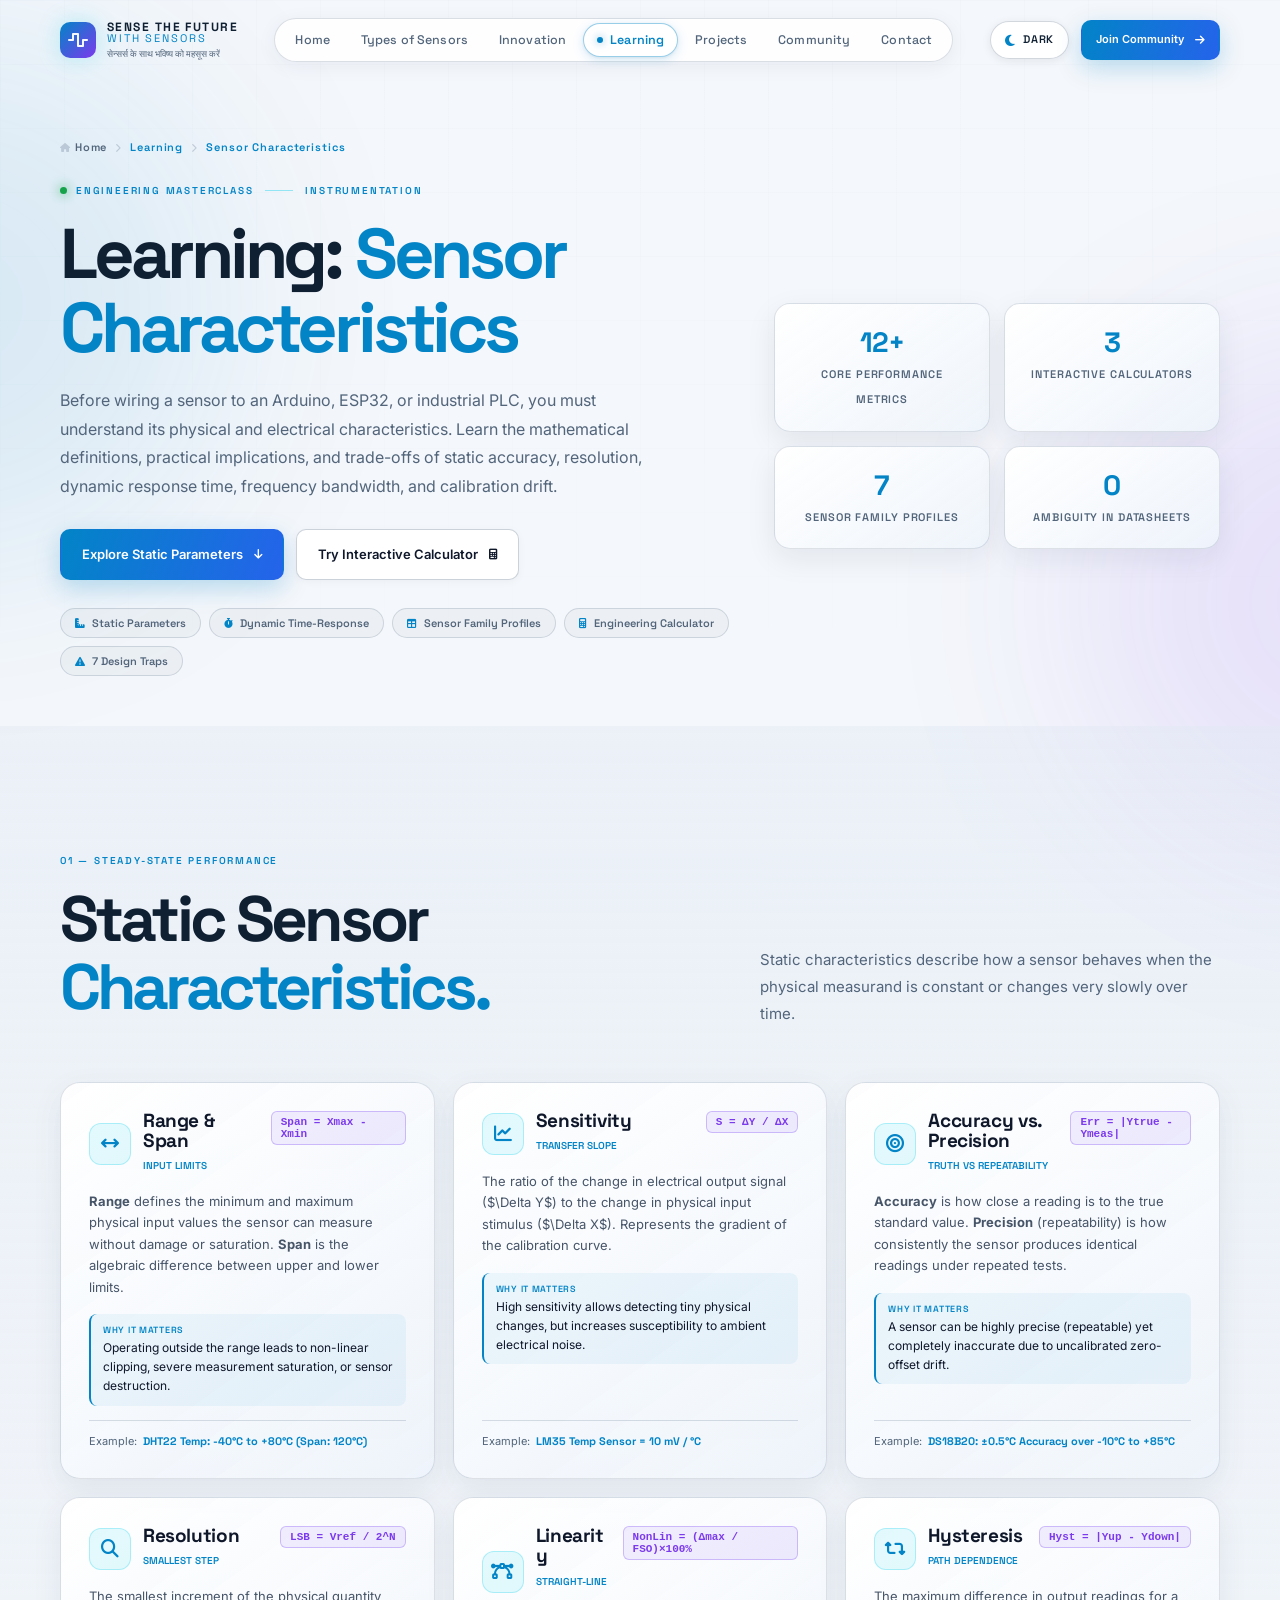
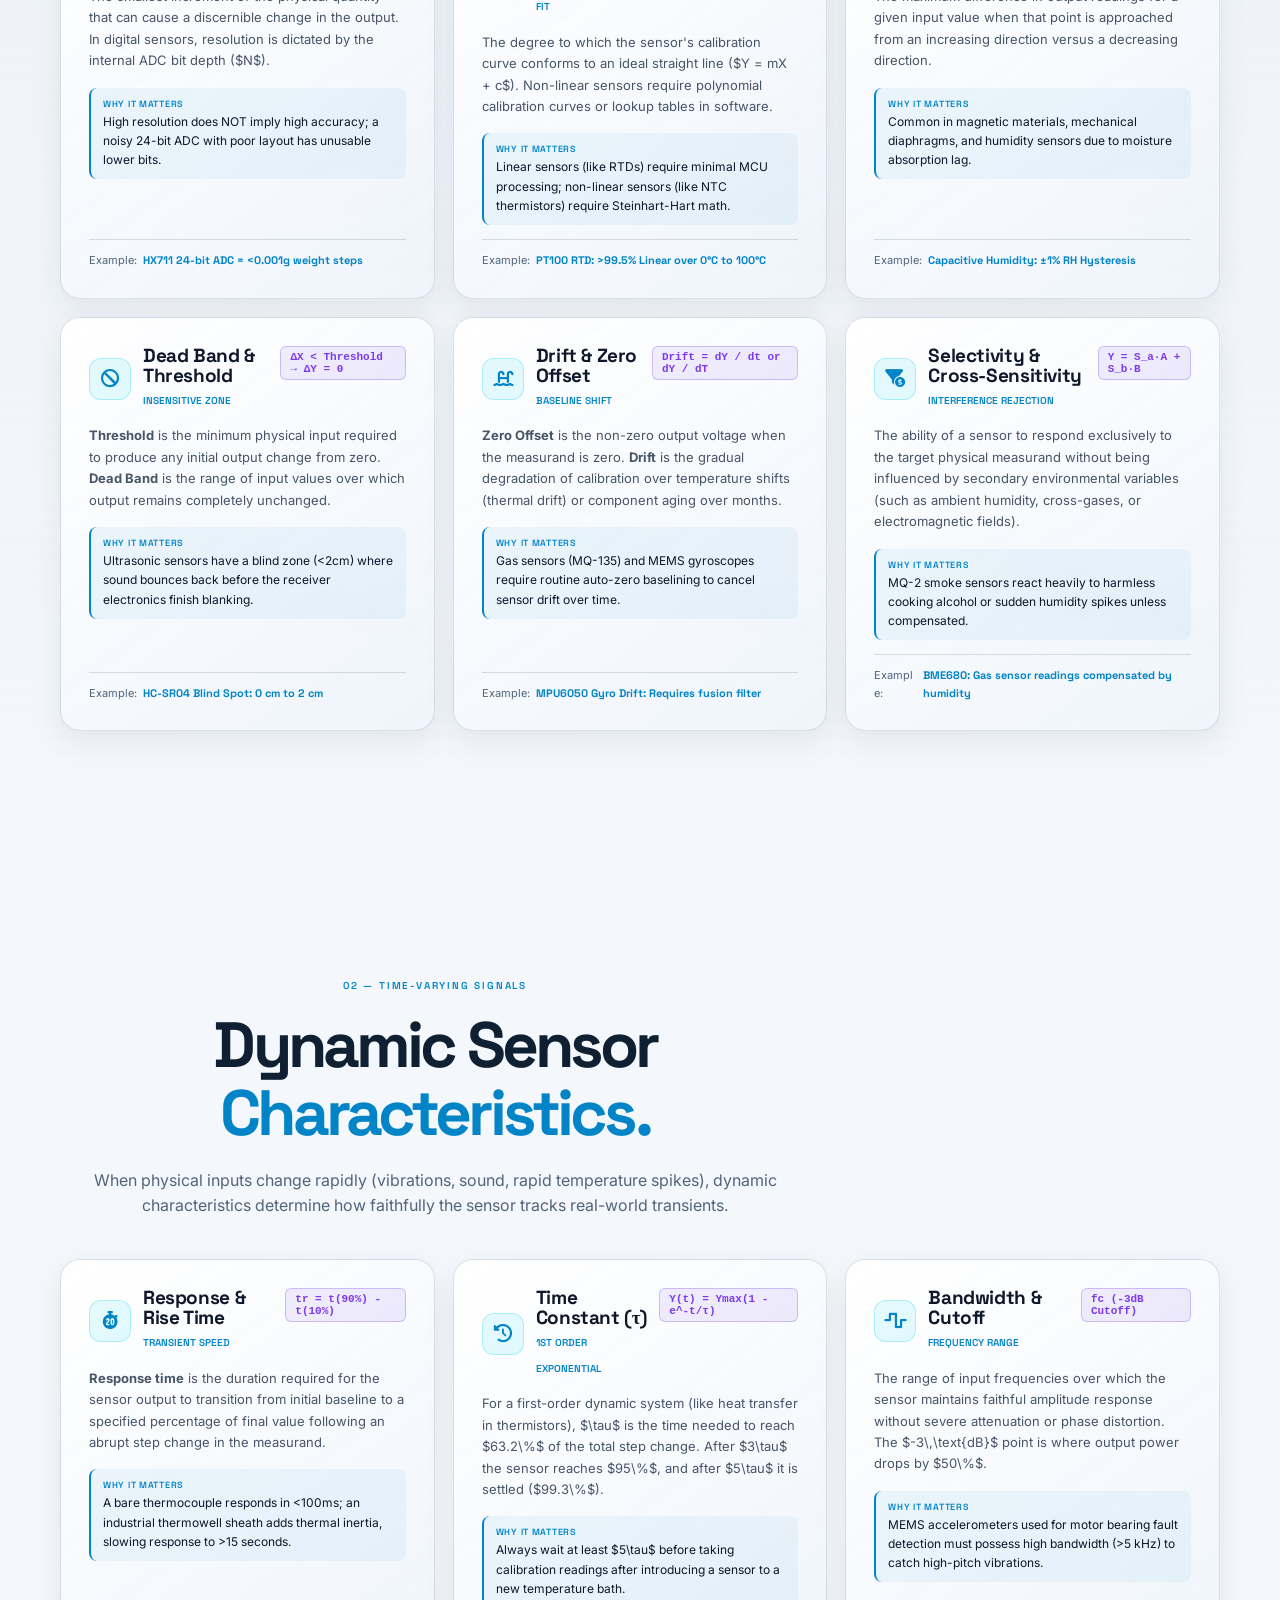
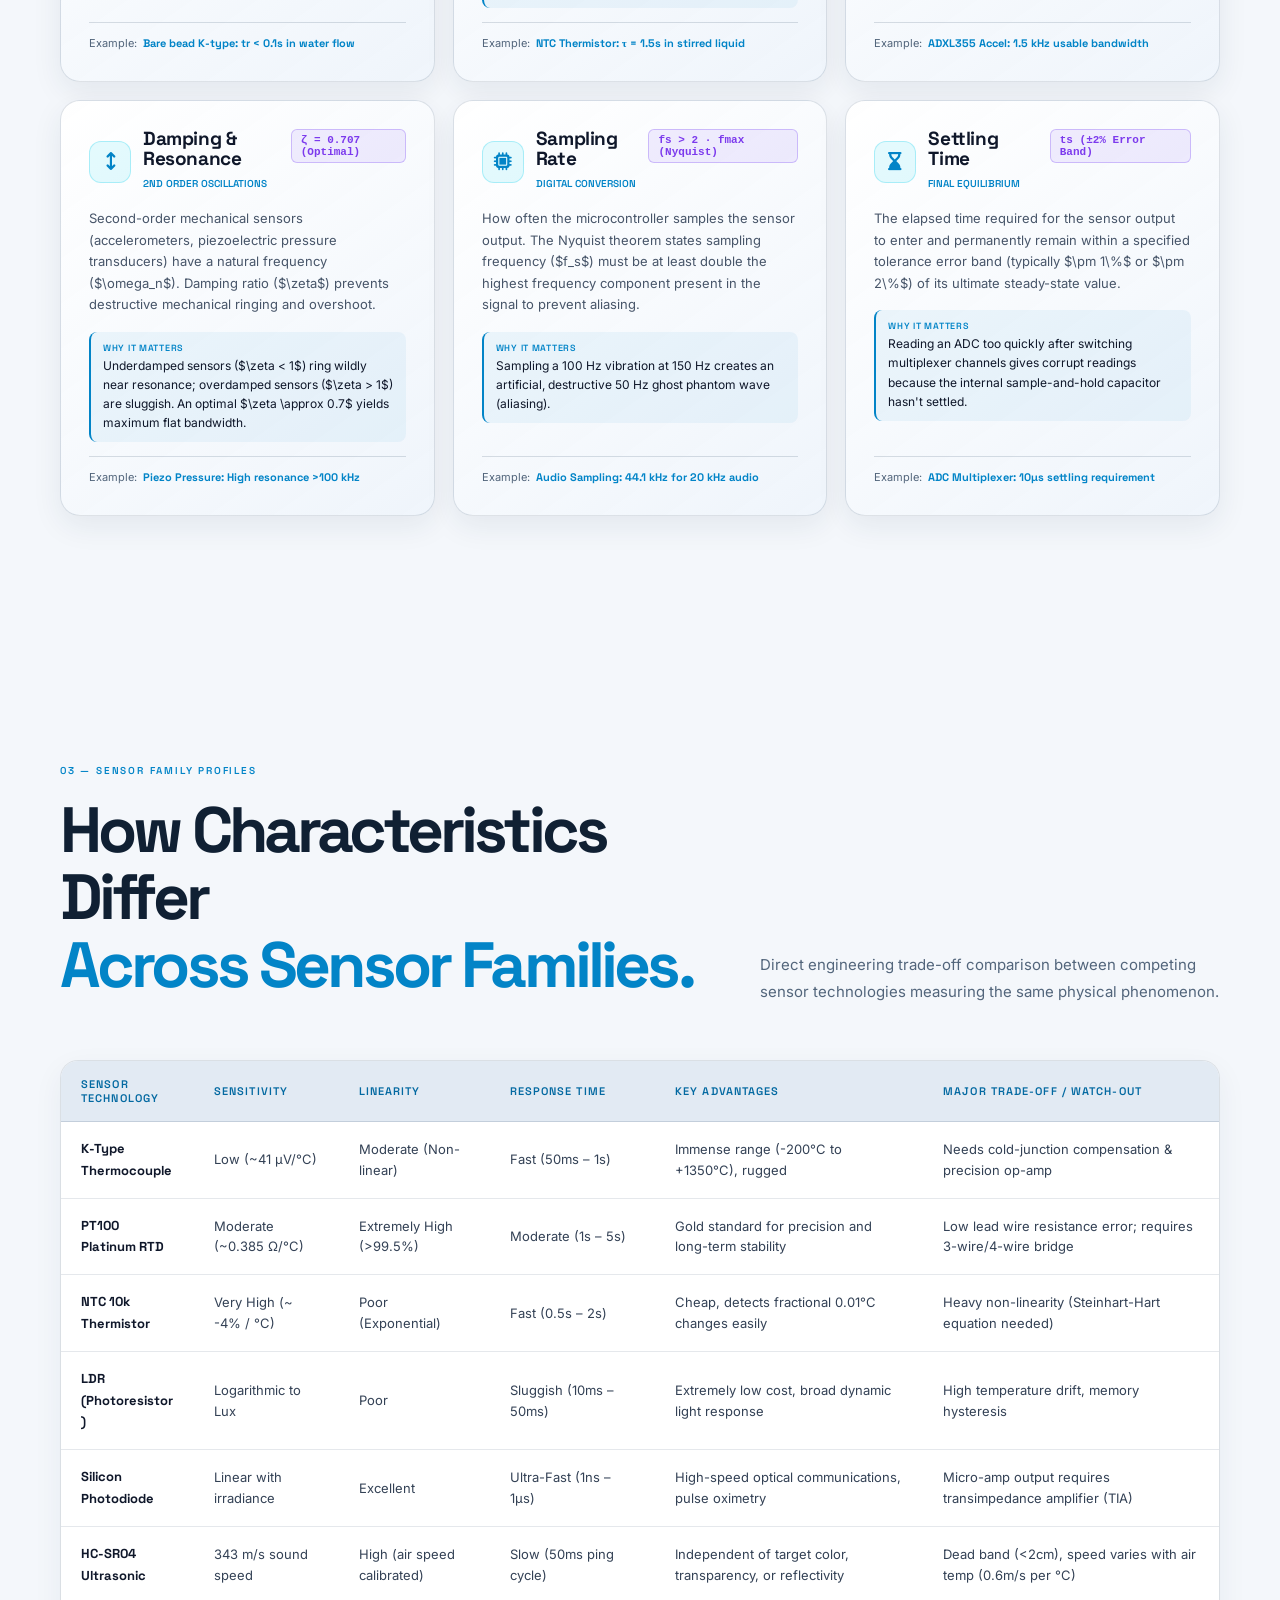
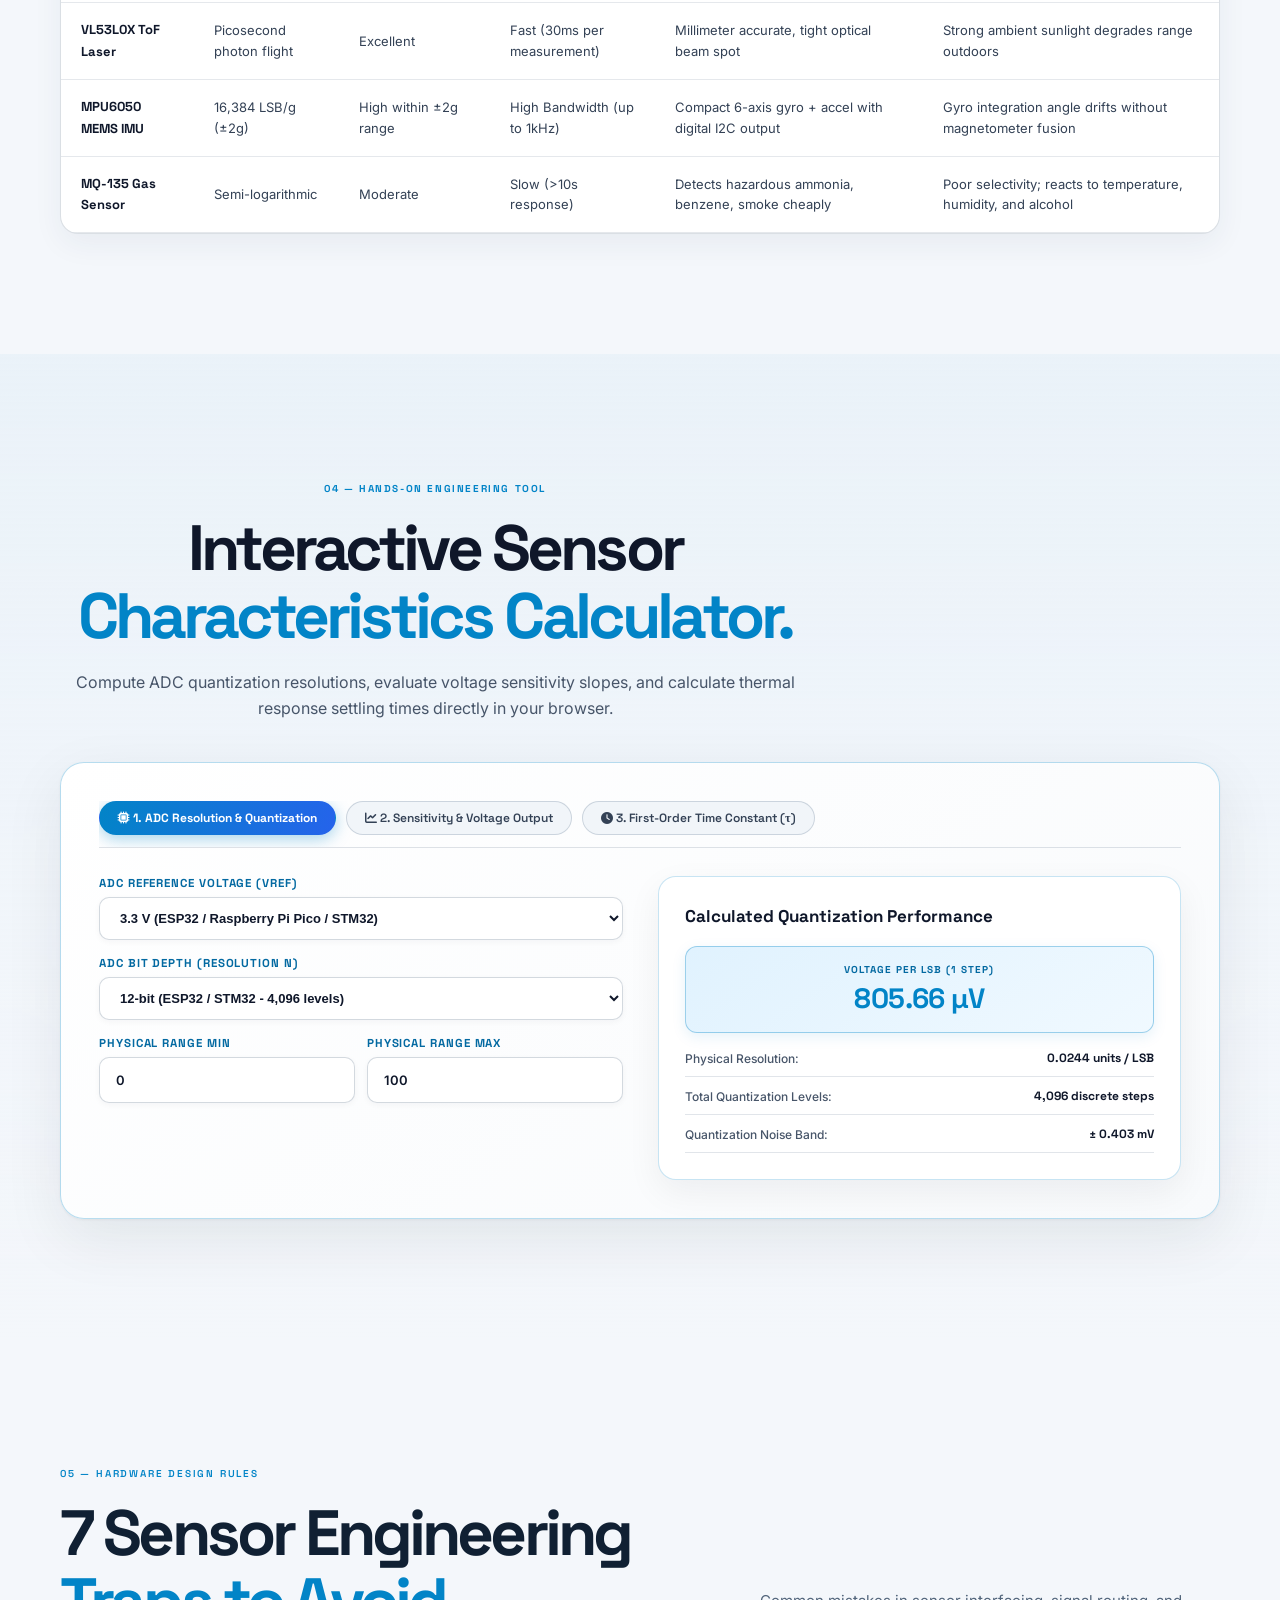
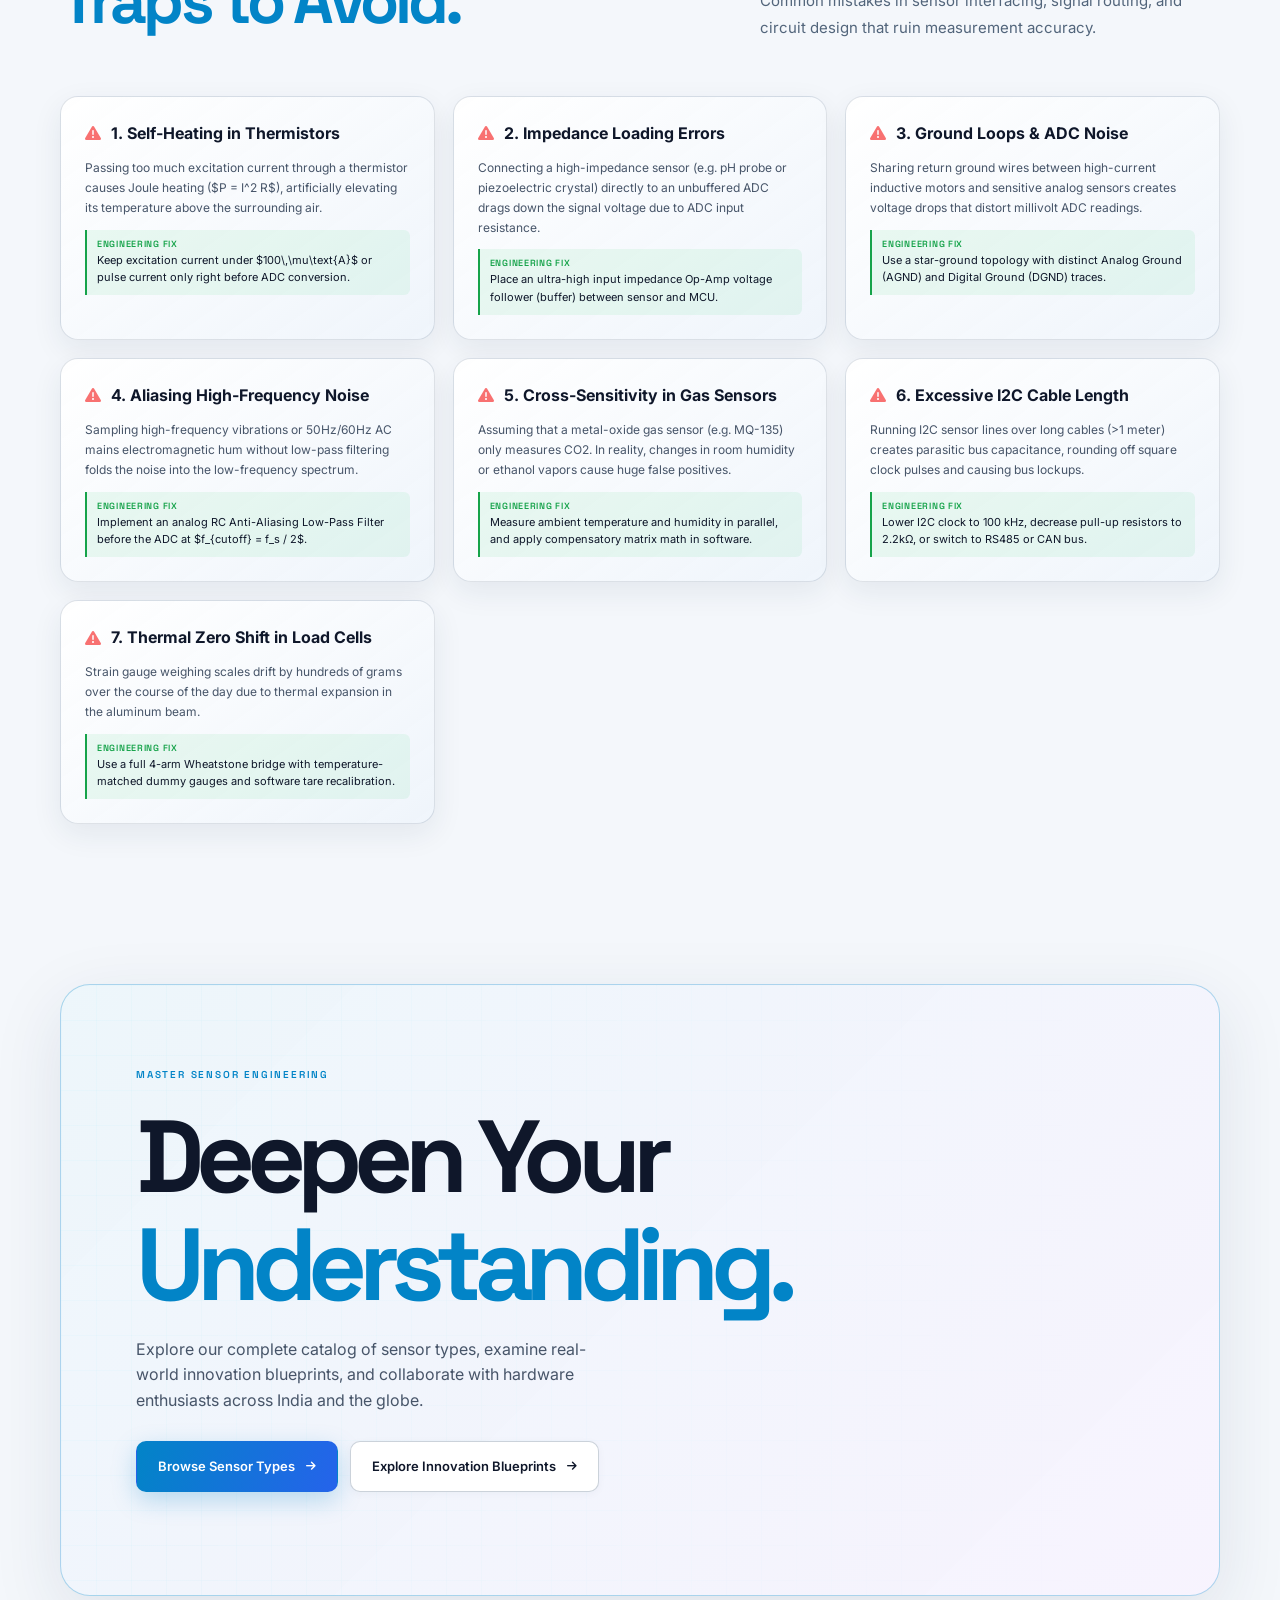
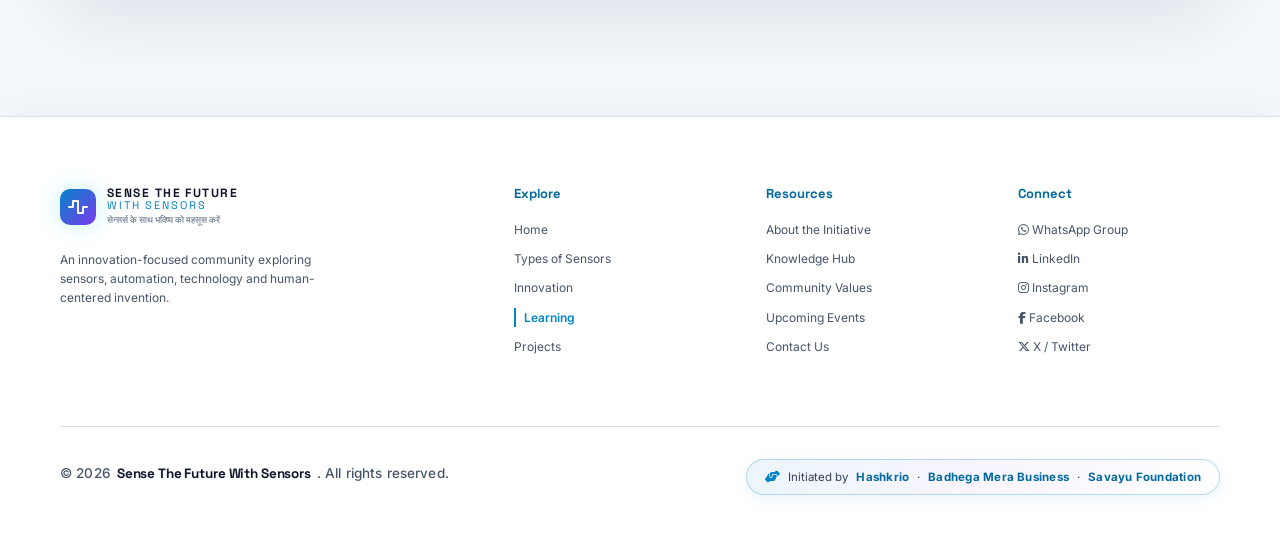
<file: learning.html>
<!doctype html>
<html lang="en" data-theme="light">
<head>
  <meta charset="utf-8">
  <meta name="viewport" content="width=device-width, initial-scale=1">
  <title>Sensor Characteristics Masterclass: Static & Dynamic Guide | Sense The Future</title>
  <meta name="description" content="Master sensor characteristics: Sensitivity, Range, Accuracy, Precision, Resolution, Linearity, and Response Time with interactive engineering calculators.">
  <meta name="keywords" content="sensor characteristics, static characteristics of sensors, dynamic characteristics, sensor sensitivity, accuracy vs precision, sensor resolution, ADC LSB, sensor time constant, sensor linearity">
  <meta name="author" content="Sense The Future With Sensors Community">
  <meta name="robots" content="index, follow, max-snippet:-1, max-image-preview:large, max-video-preview:-1">
  <meta name="theme-color" content="#f4f7fb">
  <script>(function(){try{var t=localStorage.getItem("sensor-theme");if(t)document.documentElement.dataset.theme=t;}catch(e){}})();</script>
  
  <link rel="icon" type="image/svg+xml" href="assets/favicon.svg">
  <link rel="manifest" href="site.webmanifest">
  <link rel="canonical" href="https://sensethefuture.in/learning.html">

  <!-- Open Graph / Facebook / LinkedIn / WhatsApp -->
  <meta property="og:type" content="article">
  <meta property="og:site_name" content="Sense The Future With Sensors">
  <meta property="og:url" content="https://sensethefuture.in/learning.html">
  <meta property="og:title" content="Sensor Characteristics Masterclass: Static & Dynamic Guide | Sense The Future">
  <meta property="og:description" content="Master sensor characteristics: Sensitivity, Range, Accuracy, Precision, Resolution, Linearity, and Response Time with interactive engineering calculators.">
  <meta property="og:image" content="https://sensethefuture.in/assets/hero-banner.png">
  <meta property="og:image:width" content="1200">
  <meta property="og:image:height" content="630">
  <meta property="og:image:alt" content="Sensor Characteristics Engineering Masterclass Banner">
  <meta property="og:locale" content="en_US">

  <!-- Twitter Card -->
  <meta name="twitter:card" content="summary_large_image">
  <meta name="twitter:url" content="https://sensethefuture.in/learning.html">
  <meta name="twitter:title" content="Sensor Characteristics Masterclass: Static & Dynamic Guide | Sense The Future">
  <meta name="twitter:description" content="Master sensor characteristics: Sensitivity, Range, Accuracy, Precision, Resolution, Linearity, and Response Time with interactive engineering calculators.">
  <meta name="twitter:image" content="https://sensethefuture.in/assets/hero-banner.png">
  <meta name="twitter:image:alt" content="Sensor Characteristics Engineering Masterclass Banner">

  <!-- Schema.org JSON-LD Structured Data -->
  <script type="application/ld+json">
  {
    "@context": "https://schema.org",
    "@graph": [
      {
        "@type": "BreadcrumbList",
        "itemListElement": [
          {
            "@type": "ListItem",
            "position": 1,
            "name": "Home",
            "item": "https://sensethefuture.in/"
          },
          {
            "@type": "ListItem",
            "position": 2,
            "name": "Learning",
            "item": "https://sensethefuture.in/learning.html"
          }
        ]
      },
      {
        "@type": "Course",
        "name": "Sensor Characteristics Engineering Masterclass",
        "description": "Comprehensive engineering course covering static vs dynamic sensor specifications, sensitivity formulas, time constant derivations, and interactive resolution calculators.",
        "provider": {
          "@type": "Organization",
          "name": "Sense The Future With Sensors",
          "sameAs": "https://sensethefuture.in/"
        },
        "url": "https://sensethefuture.in/learning.html",
        "image": "https://sensethefuture.in/assets/hero-banner.png",
        "hasCourseInstance": {
          "@type": "CourseInstance",
          "courseMode": "Online",
          "inLanguage": "en-US"
        }
      }
    ]
  }
  </script>

  <link rel="preconnect" href="https://fonts.googleapis.com">
  <link rel="preconnect" href="https://fonts.gstatic.com" crossorigin>
  <link href="https://fonts.googleapis.com/css2?family=Inter:wght@400;500;600;700;800&family=Space+Grotesk:wght@400;500;600;700&display=swap" rel="stylesheet">
  <link rel="stylesheet" href="https://cdnjs.cloudflare.com/ajax/libs/font-awesome/6.5.2/css/all.min.css">
  <link rel="stylesheet" href="css/style.css">
  <script src="js/main.js" defer></script>
</head>
<body>
  <div class="site-glow site-glow-one" aria-hidden="true"></div>
  <div class="site-glow site-glow-two" aria-hidden="true"></div>

  <!-- Header & Navigation -->
  <header class="site-header" id="top">
    <div class="container nav-wrap">
      <a class="brand" href="index.html" aria-label="Sense The Future With Sensors home">
        <span class="brand-mark"><i class="fa-solid fa-wave-square"></i></span>
        <span><strong>SENSE THE FUTURE</strong><small>WITH SENSORS</small><em>सेन्सर्स के साथ भविष्य को महसूस करें</em></span>
      </a>
      <nav class="primary-nav" id="primary-nav" aria-label="Primary navigation">
        <a href="index.html">Home</a>
        <a href="types-of-sensors.html">Types of Sensors</a>
        <a href="innovation.html">Innovation</a>
        <a href="learning.html" class="active" aria-current="page">Learning</a>
        <a href="projects.html">Projects</a>
        <a href="index.html#community">Community</a>
        <a href="index.html#contact">Contact</a>
        <a class="button button-small button-primary drawer-cta" href="https://chat.whatsapp.com/LUz2uedTbJv85oK4r1rBTY" target="_blank" rel="noopener noreferrer">Join Community <i class="fa-solid fa-arrow-right"></i></a>
      </nav>
      <div class="nav-actions">
        <button class="theme-toggle" type="button" aria-label="Switch to dark theme" aria-pressed="true" title="Toggle color theme"><i class="fa-solid fa-moon"></i><span>Dark</span></button>
        <a class="button button-small button-primary header-cta" href="https://chat.whatsapp.com/LUz2uedTbJv85oK4r1rBTY" target="_blank" rel="noopener noreferrer">Join Community <i class="fa-solid fa-arrow-right"></i></a>
        <button class="menu-toggle" type="button" aria-expanded="false" aria-controls="primary-nav" aria-label="Open navigation"><i class="fa-solid fa-bars"></i></button>
      </div>
    </div>
  </header>

  <main>
    <!-- Page Hero -->
    <section class="page-hero section-pad">
      <div class="container">
        <div class="breadcrumbs">
          <a href="index.html"><i class="fa-solid fa-house"></i> Home</a>
          <i class="fa-solid fa-chevron-right"></i>
          <span>Learning</span>
          <i class="fa-solid fa-chevron-right"></i>
          <span>Sensor Characteristics</span>
        </div>

        <div class="page-hero-grid">
          <div class="reveal">
            <span class="eyebrow"><span class="status-dot"></span> Engineering Masterclass <span class="eyebrow-rule"></span> Instrumentation</span>
            <h1>Learning: <span>Sensor Characteristics</span></h1>
            <p class="page-hero-lead">Before wiring a sensor to an Arduino, ESP32, or industrial PLC, you must understand its physical and electrical characteristics. Learn the mathematical definitions, practical implications, and trade-offs of static accuracy, resolution, dynamic response time, frequency bandwidth, and calibration drift.</p>
            <div class="button-row">
              <a class="button button-primary" href="#static-characteristics">Explore Static Parameters <i class="fa-solid fa-arrow-down"></i></a>
              <a class="button button-ghost" href="#calculator">Try Interactive Calculator <i class="fa-solid fa-calculator"></i></a>
            </div>
            <div class="quick-jumps" aria-label="Quick Section Jumps">
              <a class="jump-chip" href="#static-characteristics"><i class="fa-solid fa-ruler-combined"></i> Static Parameters</a>
              <a class="jump-chip" href="#dynamic-characteristics"><i class="fa-solid fa-stopwatch"></i> Dynamic Time-Response</a>
              <a class="jump-chip" href="#sensor-profiles"><i class="fa-solid fa-table"></i> Sensor Family Profiles</a>
              <a class="jump-chip" href="#calculator"><i class="fa-solid fa-calculator"></i> Engineering Calculator</a>
              <a class="jump-chip" href="#pitfalls"><i class="fa-solid fa-triangle-exclamation"></i> 7 Design Traps</a>
            </div>
          </div>

          <div class="stats-badge-grid reveal">
            <div class="stat-box">
              <b>12+</b>
              <small>Core Performance Metrics</small>
            </div>
            <div class="stat-box">
              <b>3</b>
              <small>Interactive Calculators</small>
            </div>
            <div class="stat-box">
              <b>7</b>
              <small>Sensor Family Profiles</small>
            </div>
            <div class="stat-box">
              <b>0</b>
              <small>Ambiguity in Datasheets</small>
            </div>
          </div>
        </div>
      </div>
    </section>

    <!-- Section 01: Static Characteristics -->
    <section class="section-pad classification-section" id="static-characteristics">
      <div class="container">
        <div class="section-heading-row reveal">
          <div>
            <span class="eyebrow">01 — Steady-State Performance</span>
            <h2>Static Sensor<br><span>Characteristics.</span></h2>
          </div>
          <p>Static characteristics describe how a sensor behaves when the physical measurand is constant or changes very slowly over time.</p>
        </div>

        <div class="param-grid">
          <!-- 1. Range & Span -->
          <article class="param-card reveal">
            <div>
              <div class="param-header">
                <div class="param-title-wrap">
                  <div class="param-icon"><i class="fa-solid fa-arrows-left-right"></i></div>
                  <div>
                    <h3>Range &amp; Span</h3>
                    <span style="font:600 10px 'Space Grotesk';color:var(--cyan);text-transform:uppercase;">Input Limits</span>
                  </div>
                </div>
                <span class="formula-badge">Span = Xmax - Xmin</span>
              </div>
              <p class="param-def"><strong>Range</strong> defines the minimum and maximum physical input values the sensor can measure without damage or saturation. <strong>Span</strong> is the algebraic difference between upper and lower limits.</p>
              <div class="why-matters-box">
                <strong>Why It Matters</strong>
                Operating outside the range leads to non-linear clipping, severe measurement saturation, or sensor destruction.
              </div>
            </div>
            <div class="param-example">
              <span>Example:</span>
              <strong>DHT22 Temp: -40°C to +80°C (Span: 120°C)</strong>
            </div>
          </article>

          <!-- 2. Sensitivity -->
          <article class="param-card reveal">
            <div>
              <div class="param-header">
                <div class="param-title-wrap">
                  <div class="param-icon"><i class="fa-solid fa-chart-line"></i></div>
                  <div>
                    <h3>Sensitivity</h3>
                    <span style="font:600 10px 'Space Grotesk';color:var(--cyan);text-transform:uppercase;">Transfer Slope</span>
                  </div>
                </div>
                <span class="formula-badge">S = ΔY / ΔX</span>
              </div>
              <p class="param-def">The ratio of the change in electrical output signal ($\Delta Y$) to the change in physical input stimulus ($\Delta X$). Represents the gradient of the calibration curve.</p>
              <div class="why-matters-box">
                <strong>Why It Matters</strong>
                High sensitivity allows detecting tiny physical changes, but increases susceptibility to ambient electrical noise.
              </div>
            </div>
            <div class="param-example">
              <span>Example:</span>
              <strong>LM35 Temp Sensor = 10 mV / °C</strong>
            </div>
          </article>

          <!-- 3. Accuracy vs Precision -->
          <article class="param-card reveal">
            <div>
              <div class="param-header">
                <div class="param-title-wrap">
                  <div class="param-icon"><i class="fa-solid fa-bullseye"></i></div>
                  <div>
                    <h3>Accuracy vs. Precision</h3>
                    <span style="font:600 10px 'Space Grotesk';color:var(--cyan);text-transform:uppercase;">Truth vs Repeatability</span>
                  </div>
                </div>
                <span class="formula-badge">Err = |Ytrue - Ymeas|</span>
              </div>
              <p class="param-def"><strong>Accuracy</strong> is how close a reading is to the true standard value. <strong>Precision</strong> (repeatability) is how consistently the sensor produces identical readings under repeated tests.</p>
              <div class="why-matters-box">
                <strong>Why It Matters</strong>
                A sensor can be highly precise (repeatable) yet completely inaccurate due to uncalibrated zero-offset drift.
              </div>
            </div>
            <div class="param-example">
              <span>Example:</span>
              <strong>DS18B20: ±0.5°C Accuracy over -10°C to +85°C</strong>
            </div>
          </article>

          <!-- 4. Resolution -->
          <article class="param-card reveal">
            <div>
              <div class="param-header">
                <div class="param-title-wrap">
                  <div class="param-icon"><i class="fa-solid fa-magnifying-glass"></i></div>
                  <div>
                    <h3>Resolution</h3>
                    <span style="font:600 10px 'Space Grotesk';color:var(--cyan);text-transform:uppercase;">Smallest Step</span>
                  </div>
                </div>
                <span class="formula-badge">LSB = Vref / 2^N</span>
              </div>
              <p class="param-def">The smallest increment of the physical quantity that can cause a discernible change in the output. In digital sensors, resolution is dictated by the internal ADC bit depth ($N$).</p>
              <div class="why-matters-box">
                <strong>Why It Matters</strong>
                High resolution does NOT imply high accuracy; a noisy 24-bit ADC with poor layout has unusable lower bits.
              </div>
            </div>
            <div class="param-example">
              <span>Example:</span>
              <strong>HX711 24-bit ADC = &lt;0.001g weight steps</strong>
            </div>
          </article>

          <!-- 5. Linearity -->
          <article class="param-card reveal">
            <div>
              <div class="param-header">
                <div class="param-title-wrap">
                  <div class="param-icon"><i class="fa-solid fa-bezier-curve"></i></div>
                  <div>
                    <h3>Linearity</h3>
                    <span style="font:600 10px 'Space Grotesk';color:var(--cyan);text-transform:uppercase;">Straight-Line Fit</span>
                  </div>
                </div>
                <span class="formula-badge">NonLin = (Δmax / FSO)×100%</span>
              </div>
              <p class="param-def">The degree to which the sensor's calibration curve conforms to an ideal straight line ($Y = mX + c$). Non-linear sensors require polynomial calibration curves or lookup tables in software.</p>
              <div class="why-matters-box">
                <strong>Why It Matters</strong>
                Linear sensors (like RTDs) require minimal MCU processing; non-linear sensors (like NTC thermistors) require Steinhart-Hart math.
              </div>
            </div>
            <div class="param-example">
              <span>Example:</span>
              <strong>PT100 RTD: &gt;99.5% Linear over 0°C to 100°C</strong>
            </div>
          </article>

          <!-- 6. Hysteresis -->
          <article class="param-card reveal">
            <div>
              <div class="param-header">
                <div class="param-title-wrap">
                  <div class="param-icon"><i class="fa-solid fa-retweet"></i></div>
                  <div>
                    <h3>Hysteresis</h3>
                    <span style="font:600 10px 'Space Grotesk';color:var(--cyan);text-transform:uppercase;">Path Dependence</span>
                  </div>
                </div>
                <span class="formula-badge">Hyst = |Yup - Ydown|</span>
              </div>
              <p class="param-def">The maximum difference in output readings for a given input value when that point is approached from an increasing direction versus a decreasing direction.</p>
              <div class="why-matters-box">
                <strong>Why It Matters</strong>
                Common in magnetic materials, mechanical diaphragms, and humidity sensors due to moisture absorption lag.
              </div>
            </div>
            <div class="param-example">
              <span>Example:</span>
              <strong>Capacitive Humidity: ±1% RH Hysteresis</strong>
            </div>
          </article>

          <!-- 7. Dead Band & Threshold -->
          <article class="param-card reveal">
            <div>
              <div class="param-header">
                <div class="param-title-wrap">
                  <div class="param-icon"><i class="fa-solid fa-ban"></i></div>
                  <div>
                    <h3>Dead Band &amp; Threshold</h3>
                    <span style="font:600 10px 'Space Grotesk';color:var(--cyan);text-transform:uppercase;">Insensitive Zone</span>
                  </div>
                </div>
                <span class="formula-badge">ΔX &lt; Threshold → ΔY = 0</span>
              </div>
              <p class="param-def"><strong>Threshold</strong> is the minimum physical input required to produce any initial output change from zero. <strong>Dead Band</strong> is the range of input values over which output remains completely unchanged.</p>
              <div class="why-matters-box">
                <strong>Why It Matters</strong>
                Ultrasonic sensors have a blind zone (&lt;2cm) where sound bounces back before the receiver electronics finish blanking.
              </div>
            </div>
            <div class="param-example">
              <span>Example:</span>
              <strong>HC-SR04 Blind Spot: 0 cm to 2 cm</strong>
            </div>
          </article>

          <!-- 8. Drift & Zero Offset -->
          <article class="param-card reveal">
            <div>
              <div class="param-header">
                <div class="param-title-wrap">
                  <div class="param-icon"><i class="fa-solid fa-water-ladder"></i></div>
                  <div>
                    <h3>Drift &amp; Zero Offset</h3>
                    <span style="font:600 10px 'Space Grotesk';color:var(--cyan);text-transform:uppercase;">Baseline Shift</span>
                  </div>
                </div>
                <span class="formula-badge">Drift = dY / dt or dY / dT</span>
              </div>
              <p class="param-def"><strong>Zero Offset</strong> is the non-zero output voltage when the measurand is zero. <strong>Drift</strong> is the gradual degradation of calibration over temperature shifts (thermal drift) or component aging over months.</p>
              <div class="why-matters-box">
                <strong>Why It Matters</strong>
                Gas sensors (MQ-135) and MEMS gyroscopes require routine auto-zero baselining to cancel sensor drift over time.
              </div>
            </div>
            <div class="param-example">
              <span>Example:</span>
              <strong>MPU6050 Gyro Drift: Requires fusion filter</strong>
            </div>
          </article>

          <!-- 9. Selectivity -->
          <article class="param-card reveal">
            <div>
              <div class="param-header">
                <div class="param-title-wrap">
                  <div class="param-icon"><i class="fa-solid fa-filter-circle-dollar"></i></div>
                  <div>
                    <h3>Selectivity &amp; Cross-Sensitivity</h3>
                    <span style="font:600 10px 'Space Grotesk';color:var(--cyan);text-transform:uppercase;">Interference Rejection</span>
                  </div>
                </div>
                <span class="formula-badge">Y = S_a·A + S_b·B</span>
              </div>
              <p class="param-def">The ability of a sensor to respond exclusively to the target physical measurand without being influenced by secondary environmental variables (such as ambient humidity, cross-gases, or electromagnetic fields).</p>
              <div class="why-matters-box">
                <strong>Why It Matters</strong>
                MQ-2 smoke sensors react heavily to harmless cooking alcohol or sudden humidity spikes unless compensated.
              </div>
            </div>
            <div class="param-example">
              <span>Example:</span>
              <strong>BME680: Gas sensor readings compensated by humidity</strong>
            </div>
          </article>
        </div>
      </div>
    </section>

    <!-- Section 02: Dynamic Characteristics -->
    <section class="section-pad flow-section" id="dynamic-characteristics">
      <div class="container">
        <div class="centered-heading reveal">
          <span class="eyebrow">02 — Time-Varying Signals</span>
          <h2>Dynamic Sensor<br><span>Characteristics.</span></h2>
          <p>When physical inputs change rapidly (vibrations, sound, rapid temperature spikes), dynamic characteristics determine how faithfully the sensor tracks real-world transients.</p>
        </div>

        <div class="param-grid" style="margin-top:40px;">
          <!-- 1. Response Time & Rise Time -->
          <article class="param-card reveal">
            <div>
              <div class="param-header">
                <div class="param-title-wrap">
                  <div class="param-icon"><i class="fa-solid fa-stopwatch-20"></i></div>
                  <div>
                    <h3>Response &amp; Rise Time</h3>
                    <span style="font:600 10px 'Space Grotesk';color:var(--cyan);text-transform:uppercase;">Transient Speed</span>
                  </div>
                </div>
                <span class="formula-badge">tr = t(90%) - t(10%)</span>
              </div>
              <p class="param-def"><strong>Response time</strong> is the duration required for the sensor output to transition from initial baseline to a specified percentage of final value following an abrupt step change in the measurand.</p>
              <div class="why-matters-box">
                <strong>Why It Matters</strong>
                A bare thermocouple responds in &lt;100ms; an industrial thermowell sheath adds thermal inertia, slowing response to &gt;15 seconds.
              </div>
            </div>
            <div class="param-example">
              <span>Example:</span>
              <strong>Bare bead K-type: tr &lt; 0.1s in water flow</strong>
            </div>
          </article>

          <!-- 2. Thermal Time Constant -->
          <article class="param-card reveal">
            <div>
              <div class="param-header">
                <div class="param-title-wrap">
                  <div class="param-icon"><i class="fa-solid fa-clock-rotate-left"></i></div>
                  <div>
                    <h3>Time Constant (τ)</h3>
                    <span style="font:600 10px 'Space Grotesk';color:var(--cyan);text-transform:uppercase;">1st Order Exponential</span>
                  </div>
                </div>
                <span class="formula-badge">Y(t) = Ymax(1 - e^-t/τ)</span>
              </div>
              <p class="param-def">For a first-order dynamic system (like heat transfer in thermistors), $\tau$ is the time needed to reach $63.2\%$ of the total step change. After $3\tau$ the sensor reaches $95\%$, and after $5\tau$ it is settled ($99.3\%$).</p>
              <div class="why-matters-box">
                <strong>Why It Matters</strong>
                Always wait at least $5\tau$ before taking calibration readings after introducing a sensor to a new temperature bath.
              </div>
            </div>
            <div class="param-example">
              <span>Example:</span>
              <strong>NTC Thermistor: τ = 1.5s in stirred liquid</strong>
            </div>
          </article>

          <!-- 3. Bandwidth & Frequency Response -->
          <article class="param-card reveal">
            <div>
              <div class="param-header">
                <div class="param-title-wrap">
                  <div class="param-icon"><i class="fa-solid fa-wave-square"></i></div>
                  <div>
                    <h3>Bandwidth &amp; Cutoff</h3>
                    <span style="font:600 10px 'Space Grotesk';color:var(--cyan);text-transform:uppercase;">Frequency Range</span>
                  </div>
                </div>
                <span class="formula-badge">fc (-3dB Cutoff)</span>
              </div>
              <p class="param-def">The range of input frequencies over which the sensor maintains faithful amplitude response without severe attenuation or phase distortion. The $-3\,\text{dB}$ point is where output power drops by $50\%$.</p>
              <div class="why-matters-box">
                <strong>Why It Matters</strong>
                MEMS accelerometers used for motor bearing fault detection must possess high bandwidth (&gt;5 kHz) to catch high-pitch vibrations.
              </div>
            </div>
            <div class="param-example">
              <span>Example:</span>
              <strong>ADXL355 Accel: 1.5 kHz usable bandwidth</strong>
            </div>
          </article>

          <!-- 4. Damping Ratio & Resonance -->
          <article class="param-card reveal">
            <div>
              <div class="param-header">
                <div class="param-title-wrap">
                  <div class="param-icon"><i class="fa-solid fa-arrows-up-down"></i></div>
                  <div>
                    <h3>Damping &amp; Resonance</h3>
                    <span style="font:600 10px 'Space Grotesk';color:var(--cyan);text-transform:uppercase;">2nd Order Oscillations</span>
                  </div>
                </div>
                <span class="formula-badge">ζ = 0.707 (Optimal)</span>
              </div>
              <p class="param-def">Second-order mechanical sensors (accelerometers, piezoelectric pressure transducers) have a natural frequency ($\omega_n$). Damping ratio ($\zeta$) prevents destructive mechanical ringing and overshoot.</p>
              <div class="why-matters-box">
                <strong>Why It Matters</strong>
                Underdamped sensors ($\zeta &lt; 1$) ring wildly near resonance; overdamped sensors ($\zeta &gt; 1$) are sluggish. An optimal $\zeta \approx 0.7$ yields maximum flat bandwidth.
              </div>
            </div>
            <div class="param-example">
              <span>Example:</span>
              <strong>Piezo Pressure: High resonance &gt;100 kHz</strong>
            </div>
          </article>

          <!-- 5. Sampling Rate & Nyquist Limit -->
          <article class="param-card reveal">
            <div>
              <div class="param-header">
                <div class="param-title-wrap">
                  <div class="param-icon"><i class="fa-solid fa-microchip"></i></div>
                  <div>
                    <h3>Sampling Rate</h3>
                    <span style="font:600 10px 'Space Grotesk';color:var(--cyan);text-transform:uppercase;">Digital Conversion</span>
                  </div>
                </div>
                <span class="formula-badge">fs &gt; 2 · fmax (Nyquist)</span>
              </div>
              <p class="param-def">How often the microcontroller samples the sensor output. The Nyquist theorem states sampling frequency ($f_s$) must be at least double the highest frequency component present in the signal to prevent aliasing.</p>
              <div class="why-matters-box">
                <strong>Why It Matters</strong>
                Sampling a 100 Hz vibration at 150 Hz creates an artificial, destructive 50 Hz ghost phantom wave (aliasing).
              </div>
            </div>
            <div class="param-example">
              <span>Example:</span>
              <strong>Audio Sampling: 44.1 kHz for 20 kHz audio</strong>
            </div>
          </article>

          <!-- 6. Settling Time -->
          <article class="param-card reveal">
            <div>
              <div class="param-header">
                <div class="param-title-wrap">
                  <div class="param-icon"><i class="fa-solid fa-hourglass-end"></i></div>
                  <div>
                    <h3>Settling Time</h3>
                    <span style="font:600 10px 'Space Grotesk';color:var(--cyan);text-transform:uppercase;">Final Equilibrium</span>
                  </div>
                </div>
                <span class="formula-badge">ts (±2% Error Band)</span>
              </div>
              <p class="param-def">The elapsed time required for the sensor output to enter and permanently remain within a specified tolerance error band (typically $\pm 1\%$ or $\pm 2\%$) of its ultimate steady-state value.</p>
              <div class="why-matters-box">
                <strong>Why It Matters</strong>
                Reading an ADC too quickly after switching multiplexer channels gives corrupt readings because the internal sample-and-hold capacitor hasn't settled.
              </div>
            </div>
            <div class="param-example">
              <span>Example:</span>
              <strong>ADC Multiplexer: 10µs settling requirement</strong>
            </div>
          </article>
        </div>
      </div>
    </section>

    <!-- Section 03: Sensor-by-Sensor Characteristic Matrix -->
    <section class="section-pad selection-section" id="sensor-profiles">
      <div class="container">
        <div class="section-heading-row reveal">
          <div>
            <span class="eyebrow">03 — Sensor Family Profiles</span>
            <h2>How Characteristics Differ<br><span>Across Sensor Families.</span></h2>
          </div>
          <p>Direct engineering trade-off comparison between competing sensor technologies measuring the same physical phenomenon.</p>
        </div>

        <div class="guide-table-wrap reveal">
          <table class="guide-table">
            <thead>
              <tr>
                <th>Sensor Technology</th>
                <th>Sensitivity</th>
                <th>Linearity</th>
                <th>Response Time</th>
                <th>Key Advantages</th>
                <th>Major Trade-Off / Watch-Out</th>
              </tr>
            </thead>
            <tbody>
              <tr>
                <td><strong>K-Type Thermocouple</strong></td>
                <td>Low (~41 µV/°C)</td>
                <td>Moderate (Non-linear)</td>
                <td>Fast (50ms – 1s)</td>
                <td>Immense range (-200°C to +1350°C), rugged</td>
                <td>Needs cold-junction compensation &amp; precision op-amp</td>
              </tr>
              <tr>
                <td><strong>PT100 Platinum RTD</strong></td>
                <td>Moderate (~0.385 Ω/°C)</td>
                <td>Extremely High (&gt;99.5%)</td>
                <td>Moderate (1s – 5s)</td>
                <td>Gold standard for precision and long-term stability</td>
                <td>Low lead wire resistance error; requires 3-wire/4-wire bridge</td>
              </tr>
              <tr>
                <td><strong>NTC 10k Thermistor</strong></td>
                <td>Very High (~ -4% / °C)</td>
                <td>Poor (Exponential)</td>
                <td>Fast (0.5s – 2s)</td>
                <td>Cheap, detects fractional 0.01°C changes easily</td>
                <td>Heavy non-linearity (Steinhart-Hart equation needed)</td>
              </tr>
              <tr>
                <td><strong>LDR (Photoresistor)</strong></td>
                <td>Logarithmic to Lux</td>
                <td>Poor</td>
                <td>Sluggish (10ms – 50ms)</td>
                <td>Extremely low cost, broad dynamic light response</td>
                <td>High temperature drift, memory hysteresis</td>
              </tr>
              <tr>
                <td><strong>Silicon Photodiode</strong></td>
                <td>Linear with irradiance</td>
                <td>Excellent</td>
                <td>Ultra-Fast (1ns – 1µs)</td>
                <td>High-speed optical communications, pulse oximetry</td>
                <td>Micro-amp output requires transimpedance amplifier (TIA)</td>
              </tr>
              <tr>
                <td><strong>HC-SR04 Ultrasonic</strong></td>
                <td>343 m/s sound speed</td>
                <td>High (air speed calibrated)</td>
                <td>Slow (50ms ping cycle)</td>
                <td>Independent of target color, transparency, or reflectivity</td>
                <td>Dead band (&lt;2cm), speed varies with air temp (0.6m/s per °C)</td>
              </tr>
              <tr>
                <td><strong>VL53L0X ToF Laser</strong></td>
                <td>Picosecond photon flight</td>
                <td>Excellent</td>
                <td>Fast (30ms per measurement)</td>
                <td>Millimeter accurate, tight optical beam spot</td>
                <td>Strong ambient sunlight degrades range outdoors</td>
              </tr>
              <tr>
                <td><strong>MPU6050 MEMS IMU</strong></td>
                <td>16,384 LSB/g (±2g)</td>
                <td>High within ±2g range</td>
                <td>High Bandwidth (up to 1kHz)</td>
                <td>Compact 6-axis gyro + accel with digital I2C output</td>
                <td>Gyro integration angle drifts without magnetometer fusion</td>
              </tr>
              <tr>
                <td><strong>MQ-135 Gas Sensor</strong></td>
                <td>Semi-logarithmic</td>
                <td>Moderate</td>
                <td>Slow (&gt;10s response)</td>
                <td>Detects hazardous ammonia, benzene, smoke cheaply</td>
                <td>Poor selectivity; reacts to temperature, humidity, and alcohol</td>
              </tr>
            </tbody>
          </table>
        </div>
      </div>
    </section>

    <!-- Section 04: Interactive Sensor Characteristics Calculator -->
    <section class="section-pad generator-section" id="calculator">
      <div class="container">
        <div class="centered-heading reveal">
          <span class="eyebrow">04 — Hands-On Engineering Tool</span>
          <h2>Interactive Sensor<br><span>Characteristics Calculator.</span></h2>
          <p>Compute ADC quantization resolutions, evaluate voltage sensitivity slopes, and calculate thermal response settling times directly in your browser.</p>
        </div>

        <div class="calc-container reveal">
          <!-- Calculator Tabs -->
          <div class="calc-tabs">
            <button class="calc-tab-btn active" type="button" data-calc="pane-adc"><i class="fa-solid fa-microchip"></i> 1. ADC Resolution &amp; Quantization</button>
            <button class="calc-tab-btn" type="button" data-calc="pane-sens"><i class="fa-solid fa-chart-line"></i> 2. Sensitivity &amp; Voltage Output</button>
            <button class="calc-tab-btn" type="button" data-calc="pane-tau"><i class="fa-solid fa-clock"></i> 3. First-Order Time Constant (τ)</button>
          </div>

          <!-- Pane 1: ADC Resolution Calculator -->
          <div class="calc-pane active" id="pane-adc">
            <div class="calc-inputs">
              <div class="calc-field">
                <label for="adc-vref">ADC Reference Voltage (Vref)</label>
                <select id="adc-vref">
                  <option value="5.0">5.0 V (Standard Arduino Uno / Mega)</option>
                  <option value="3.3" selected>3.3 V (ESP32 / Raspberry Pi Pico / STM32)</option>
                  <option value="1.1">1.1 V (Arduino Internal Bandgap Reference)</option>
                  <option value="2.048">2.048 V (ADS1115 Precision Internal)</option>
                </select>
              </div>

              <div class="calc-field">
                <label for="adc-bits">ADC Bit Depth (Resolution N)</label>
                <select id="adc-bits">
                  <option value="10">10-bit (Arduino Uno - 1,024 levels)</option>
                  <option value="12" selected>12-bit (ESP32 / STM32 - 4,096 levels)</option>
                  <option value="16">16-bit (ADS1115 External ADC - 65,536 levels)</option>
                  <option value="24">24-bit (HX711 Weight Scale ADC - 16.7M levels)</option>
                </select>
              </div>

              <div style="display:grid;grid-template-columns:1fr 1fr;gap:12px;">
                <div class="calc-field">
                  <label for="adc-range-min">Physical Range Min</label>
                  <input type="number" id="adc-range-min" value="0" step="any">
                </div>
                <div class="calc-field">
                  <label for="adc-range-max">Physical Range Max</label>
                  <input type="number" id="adc-range-max" value="100" step="any">
                </div>
              </div>
            </div>

            <div class="calc-result-box">
              <h4>Calculated Quantization Performance</h4>
              <div class="res-highlight">
                <span>Voltage per LSB (1 Step)</span>
                <strong id="res-adc-lsb">0.806 mV</strong>
              </div>
              <ul class="res-breakdown">
                <li><span>Physical Resolution:</span> <strong id="res-adc-physical">0.0244 units / LSB</strong></li>
                <li><span>Total Quantization Levels:</span> <strong id="res-adc-levels">4,096 discrete steps</strong></li>
                <li><span>Quantization Noise Band:</span> <strong id="res-adc-noise">± 0.403 mV</strong></li>
              </ul>
            </div>
          </div>

          <!-- Pane 2: Sensitivity Calculator -->
          <div class="calc-pane" id="pane-sens">
            <div class="calc-inputs">
              <div class="calc-field">
                <label for="sens-slope">Sensor Sensitivity Slope (mV per unit)</label>
                <input type="number" id="sens-slope" value="10" step="any">
                <small style="color:var(--muted);font-size:11px;">E.g., 10 mV/°C for LM35, 20 mV/A for ACS712, 0.385 mV/°C for RTD</small>
              </div>

              <div class="calc-field">
                <label for="sens-offset">Zero Offset Voltage (V0 in Volts)</label>
                <input type="number" id="sens-offset" value="0.5" step="any">
                <small style="color:var(--muted);font-size:11px;">E.g., 0.5V for TMP36 at 0°C, 2.5V for bi-directional current sensor</small>
              </div>

              <div class="calc-field">
                <label for="sens-input-val">Current Measured Input Value</label>
                <input type="number" id="sens-input-val" value="25" step="any">
              </div>
            </div>

            <div class="calc-result-box">
              <h4>Expected Sensor Voltage Output</h4>
              <div class="res-highlight">
                <span>Calculated Output Voltage</span>
                <strong id="res-sens-voltage">0.7500 V</strong>
              </div>
              <ul class="res-breakdown">
                <li><span>Transfer Formula:</span> <strong>Vout = V0 + (Sensitivity × Measurand)</strong></li>
                <li><span>Total Output in mV:</span> <strong id="res-sens-span">750.0 mV total output</strong></li>
              </ul>
            </div>
          </div>

          <!-- Pane 3: Time Constant Calculator -->
          <div class="calc-pane" id="pane-tau">
            <div class="calc-inputs">
              <div class="calc-field">
                <label for="tau-seconds">Thermal / Electrical Time Constant (τ in seconds)</label>
                <input type="number" id="tau-seconds" value="2.0" step="0.1">
              </div>

              <div style="display:grid;grid-template-columns:1fr 1fr;gap:12px;">
                <div class="calc-field">
                  <label for="tau-initial">Initial Value</label>
                  <input type="number" id="tau-initial" value="25" step="any">
                </div>
                <div class="calc-field">
                  <label for="tau-final">Step Target Value</label>
                  <input type="number" id="tau-final" value="100" step="any">
                </div>
              </div>
            </div>

            <div class="calc-result-box">
              <h4>Transient Exponential Response</h4>
              <div class="res-highlight">
                <span>Fully Settled Time (5τ)</span>
                <strong id="res-tau-settled">10.00 s</strong>
              </div>
              <ul class="res-breakdown">
                <li><span>After 1τ (63.2%):</span> <strong id="res-tau-1">72.40 units (63.2%) at 2.0s</strong></li>
                <li><span>After 2τ (86.5%):</span> <strong id="res-tau-2">89.85 units (86.5%) at 4.0s</strong></li>
                <li><span>After 3τ (95.0%):</span> <strong id="res-tau-3">96.27 units (95.0%) at 6.0s</strong></li>
                <li><span>After 5τ (99.3%):</span> <strong id="res-tau-5">99.46 units (99.3%) at 10.0s</strong></li>
              </ul>
            </div>
          </div>
        </div>
      </div>
    </section>

    <!-- Section 05: 7 Engineering Pitfalls to Avoid -->
    <section class="section-pad" id="pitfalls">
      <div class="container">
        <div class="section-heading-row reveal">
          <div>
            <span class="eyebrow">05 — Hardware Design Rules</span>
            <h2>7 Sensor Engineering<br><span>Traps to Avoid.</span></h2>
          </div>
          <p>Common mistakes in sensor interfacing, signal routing, and circuit design that ruin measurement accuracy.</p>
        </div>

        <div class="trap-grid">
          <!-- Trap 1 -->
          <article class="trap-card reveal">
            <div class="trap-top">
              <i class="fa-solid fa-triangle-exclamation"></i>
              <h4>1. Self-Heating in Thermistors</h4>
            </div>
            <p>Passing too much excitation current through a thermistor causes Joule heating ($P = I^2 R$), artificially elevating its temperature above the surrounding air.</p>
            <div class="trap-fix">
              <strong>Engineering Fix</strong>
              Keep excitation current under $100\,\mu\text{A}$ or pulse current only right before ADC conversion.
            </div>
          </article>

          <!-- Trap 2 -->
          <article class="trap-card reveal">
            <div class="trap-top">
              <i class="fa-solid fa-triangle-exclamation"></i>
              <h4>2. Impedance Loading Errors</h4>
            </div>
            <p>Connecting a high-impedance sensor (e.g. pH probe or piezoelectric crystal) directly to an unbuffered ADC drags down the signal voltage due to ADC input resistance.</p>
            <div class="trap-fix">
              <strong>Engineering Fix</strong>
              Place an ultra-high input impedance Op-Amp voltage follower (buffer) between sensor and MCU.
            </div>
          </article>

          <!-- Trap 3 -->
          <article class="trap-card reveal">
            <div class="trap-top">
              <i class="fa-solid fa-triangle-exclamation"></i>
              <h4>3. Ground Loops &amp; ADC Noise</h4>
            </div>
            <p>Sharing return ground wires between high-current inductive motors and sensitive analog sensors creates voltage drops that distort millivolt ADC readings.</p>
            <div class="trap-fix">
              <strong>Engineering Fix</strong>
              Use a star-ground topology with distinct Analog Ground (AGND) and Digital Ground (DGND) traces.
            </div>
          </article>

          <!-- Trap 4 -->
          <article class="trap-card reveal">
            <div class="trap-top">
              <i class="fa-solid fa-triangle-exclamation"></i>
              <h4>4. Aliasing High-Frequency Noise</h4>
            </div>
            <p>Sampling high-frequency vibrations or 50Hz/60Hz AC mains electromagnetic hum without low-pass filtering folds the noise into the low-frequency spectrum.</p>
            <div class="trap-fix">
              <strong>Engineering Fix</strong>
              Implement an analog RC Anti-Aliasing Low-Pass Filter before the ADC at $f_{cutoff} = f_s / 2$.
            </div>
          </article>

          <!-- Trap 5 -->
          <article class="trap-card reveal">
            <div class="trap-top">
              <i class="fa-solid fa-triangle-exclamation"></i>
              <h4>5. Cross-Sensitivity in Gas Sensors</h4>
            </div>
            <p>Assuming that a metal-oxide gas sensor (e.g. MQ-135) only measures CO2. In reality, changes in room humidity or ethanol vapors cause huge false positives.</p>
            <div class="trap-fix">
              <strong>Engineering Fix</strong>
              Measure ambient temperature and humidity in parallel, and apply compensatory matrix math in software.
            </div>
          </article>

          <!-- Trap 6 -->
          <article class="trap-card reveal">
            <div class="trap-top">
              <i class="fa-solid fa-triangle-exclamation"></i>
              <h4>6. Excessive I2C Cable Length</h4>
            </div>
            <p>Running I2C sensor lines over long cables (&gt;1 meter) creates parasitic bus capacitance, rounding off square clock pulses and causing bus lockups.</p>
            <div class="trap-fix">
              <strong>Engineering Fix</strong>
              Lower I2C clock to 100 kHz, decrease pull-up resistors to 2.2kΩ, or switch to RS485 or CAN bus.
            </div>
          </article>

          <!-- Trap 7 -->
          <article class="trap-card reveal">
            <div class="trap-top">
              <i class="fa-solid fa-triangle-exclamation"></i>
              <h4>7. Thermal Zero Shift in Load Cells</h4>
            </div>
            <p>Strain gauge weighing scales drift by hundreds of grams over the course of the day due to thermal expansion in the aluminum beam.</p>
            <div class="trap-fix">
              <strong>Engineering Fix</strong>
              Use a full 4-arm Wheatstone bridge with temperature-matched dummy gauges and software tare recalibration.
            </div>
          </article>
        </div>
      </div>
    </section>

    <!-- Call to Action Banner -->
    <section class="cta-section section-pad">
      <div class="container cta-box reveal">
        <span class="eyebrow">Master Sensor Engineering</span>
        <h2>Deepen Your <span>Understanding.</span></h2>
        <p>Explore our complete catalog of sensor types, examine real-world innovation blueprints, and collaborate with hardware enthusiasts across India and the globe.</p>
        <div class="button-row">
          <a class="button button-primary" href="types-of-sensors.html">Browse Sensor Types <i class="fa-solid fa-arrow-right"></i></a>
          <a class="button button-ghost" href="innovation.html">Explore Innovation Blueprints <i class="fa-solid fa-arrow-right"></i></a>
        </div>
      </div>
    </section>
  </main>

  <!-- Site Footer -->
  <footer class="site-footer">
    <div class="container footer-grid">
      <div class="footer-brand">
        <a class="brand" href="index.html">
          <span class="brand-mark"><i class="fa-solid fa-wave-square"></i></span>
          <span><strong>SENSE THE FUTURE</strong><small>WITH SENSORS</small><em>सेन्सर्स के साथ भविष्य को महसूस करें</em></span>
        </a>
        <p>An innovation-focused community exploring sensors, automation, technology and human-centered invention.</p>
      </div>
      <div>
        <h3>Explore</h3>
        <a href="index.html">Home</a>
        <a href="types-of-sensors.html">Types of Sensors</a>
        <a href="innovation.html">Innovation</a>
        <a href="learning.html" class="active">Learning</a>
        <a href="projects.html">Projects</a>
      </div>
      <div>
        <h3>Resources</h3>
        <a href="index.html#about">About the Initiative</a>
        <a href="index.html#resources">Knowledge Hub</a>
        <a href="index.html#community">Community Values</a>
        <a href="https://allevents.in/profile/savayu-foundation/25545088" target="_blank" rel="noopener noreferrer">Upcoming Events</a>
        <a href="index.html#contact">Contact Us</a>
      </div>
      <div>
        <h3>Connect</h3>
        <a href="https://chat.whatsapp.com/LUz2uedTbJv85oK4r1rBTY" target="_blank" rel="noopener noreferrer"><i class="fa-brands fa-whatsapp"></i> WhatsApp Group</a>
        <a href="https://www.linkedin.com/in/sense-the-future-with-sensors/" target="_blank" rel="noopener noreferrer"><i class="fa-brands fa-linkedin-in"></i> LinkedIn</a>
        <a href="https://www.instagram.com/sensethefuturewithsensors/" target="_blank" rel="noopener noreferrer"><i class="fa-brands fa-instagram"></i> Instagram</a>
        <a href="https://www.facebook.com/profile.php?id=61594190966016" target="_blank" rel="noopener noreferrer"><i class="fa-brands fa-facebook-f"></i> Facebook</a>
        <a href="https://x.com/Savayugroup" target="_blank" rel="noopener noreferrer"><i class="fa-brands fa-x-twitter"></i> X / Twitter</a>
      </div>
    </div>
    <div class="container footer-bottom">
      <p class="footer-copy">© 2026 <strong>Sense The Future With Sensors</strong>. All rights reserved.</p>
      <span class="footer-initiative"><i class="fa-solid fa-handshake-angle"></i> Initiated by <b>Hashkrio</b> · <b>Badhega Mera Business</b> · <b>Savayu Foundation</b></span>
    </div>
  </footer>

  <button class="back-top" id="back-top" aria-label="Back to top"><i class="fa-solid fa-arrow-up"></i></button>
</body>
</html>
</file>
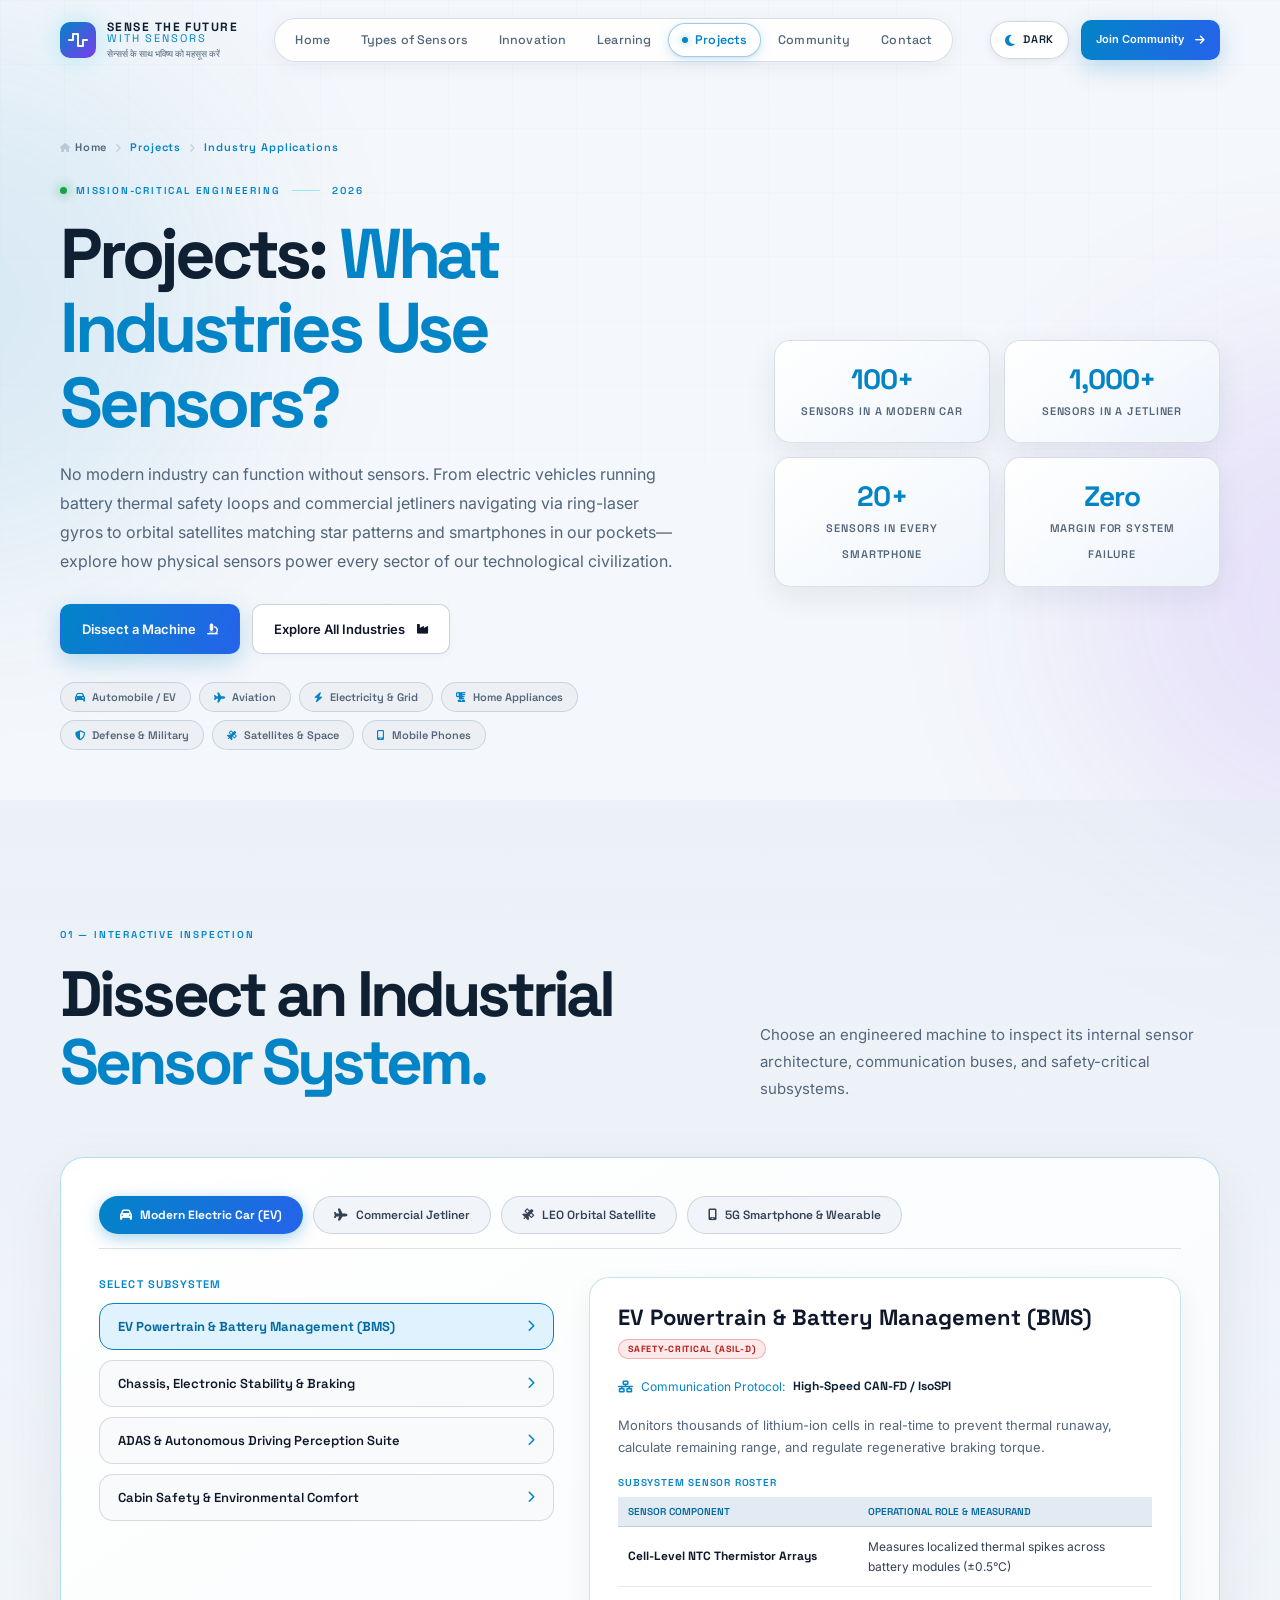
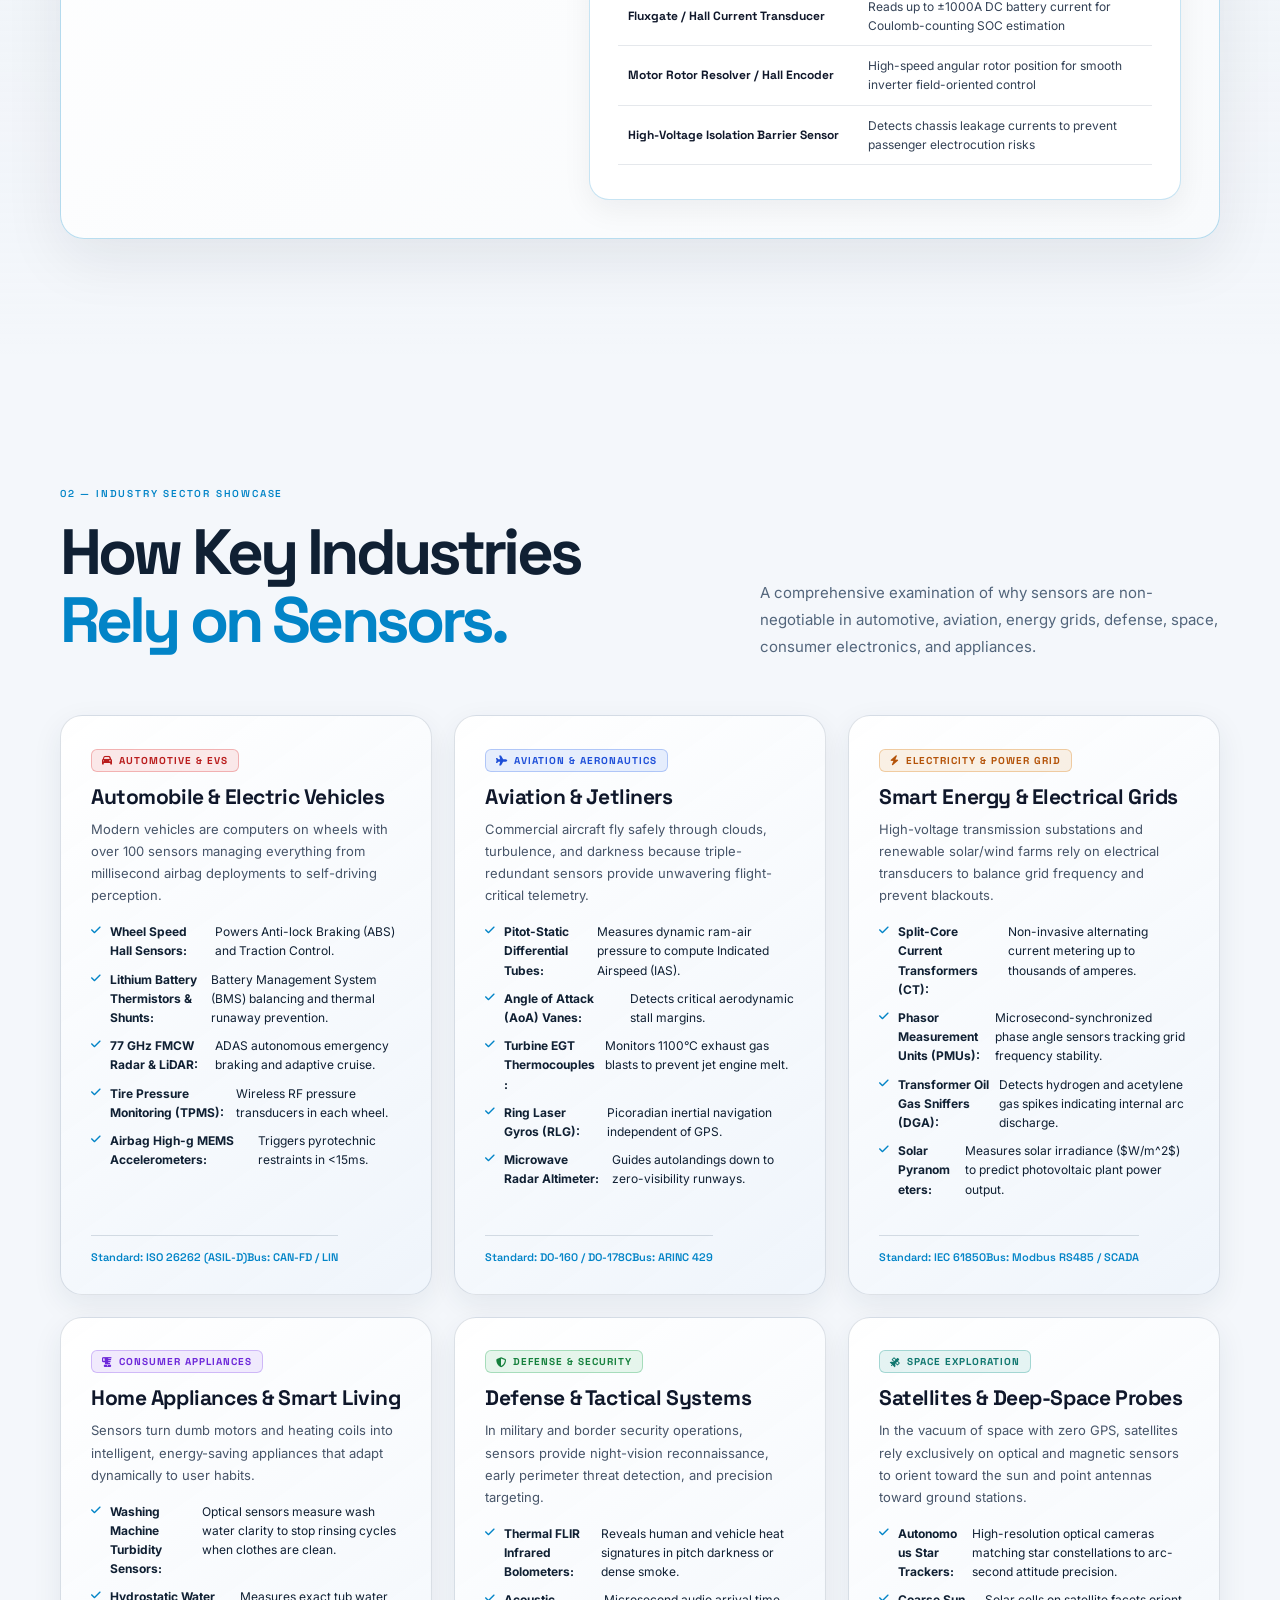
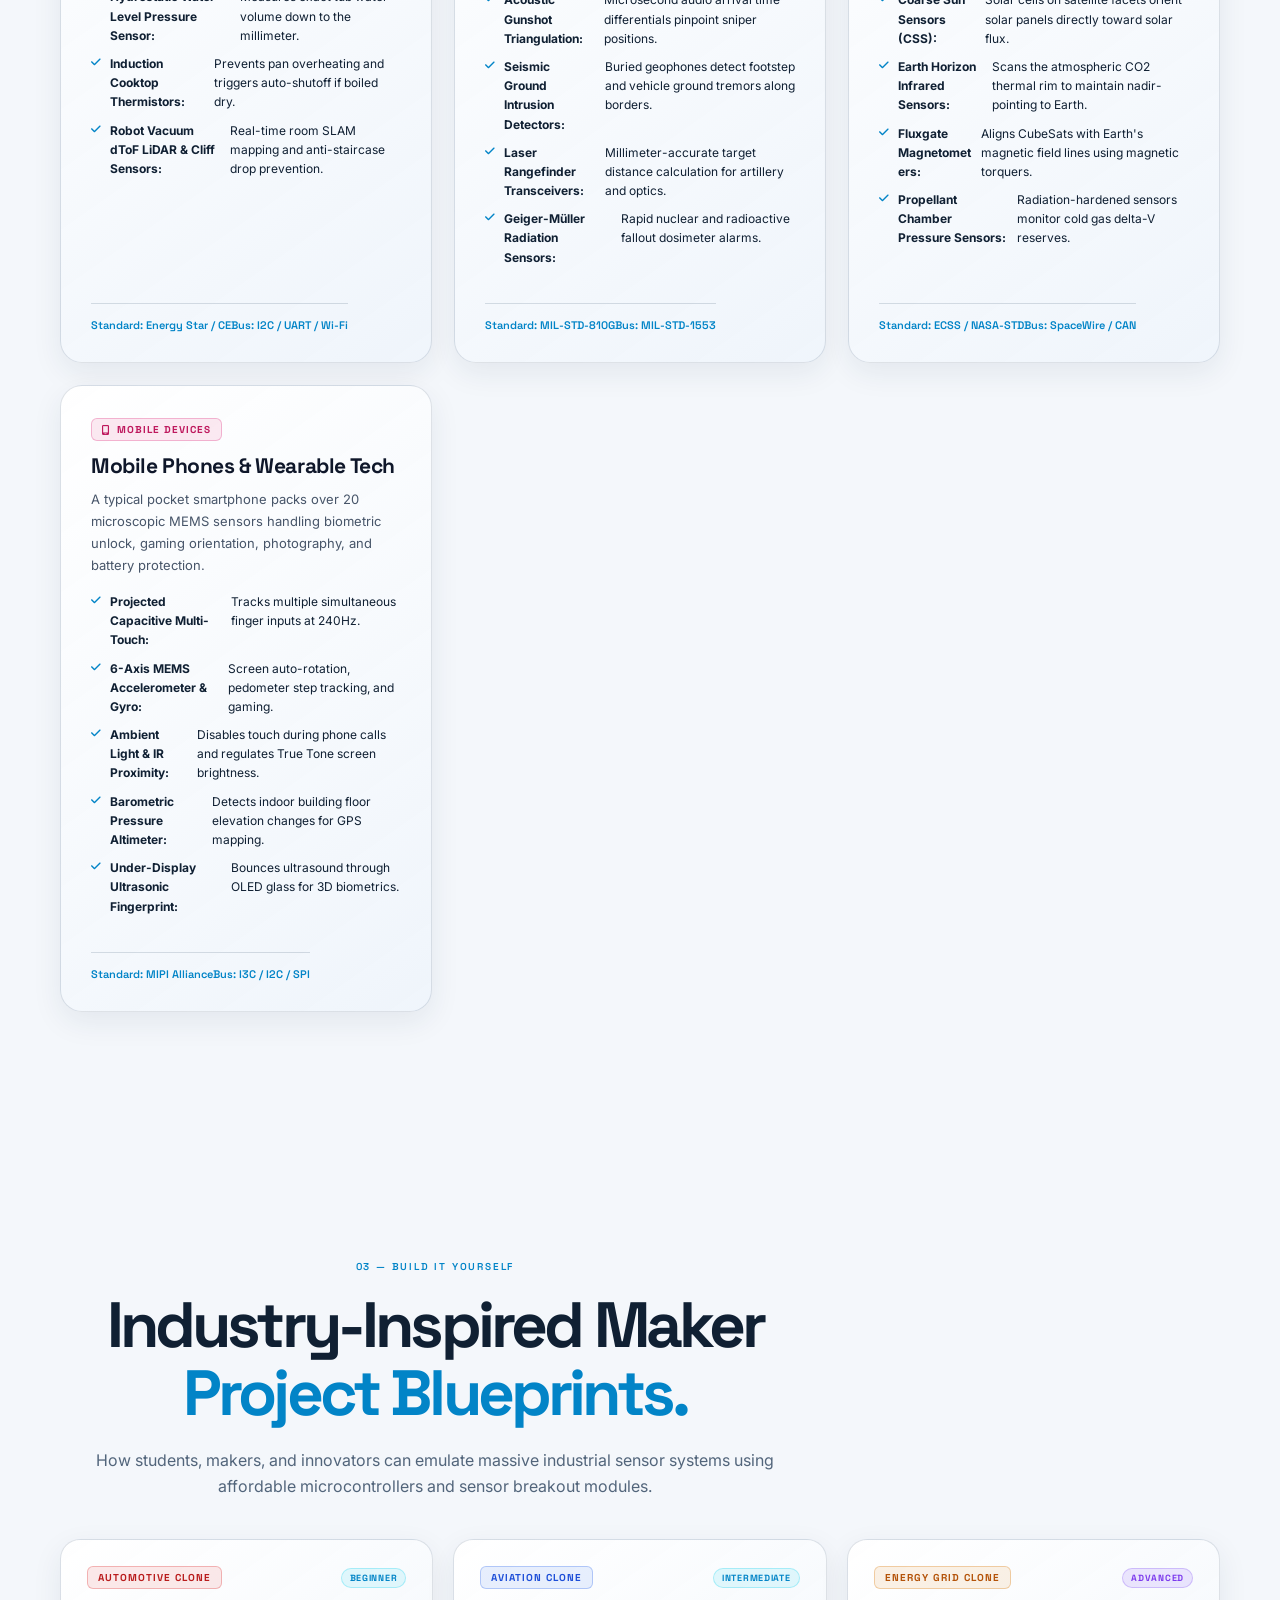
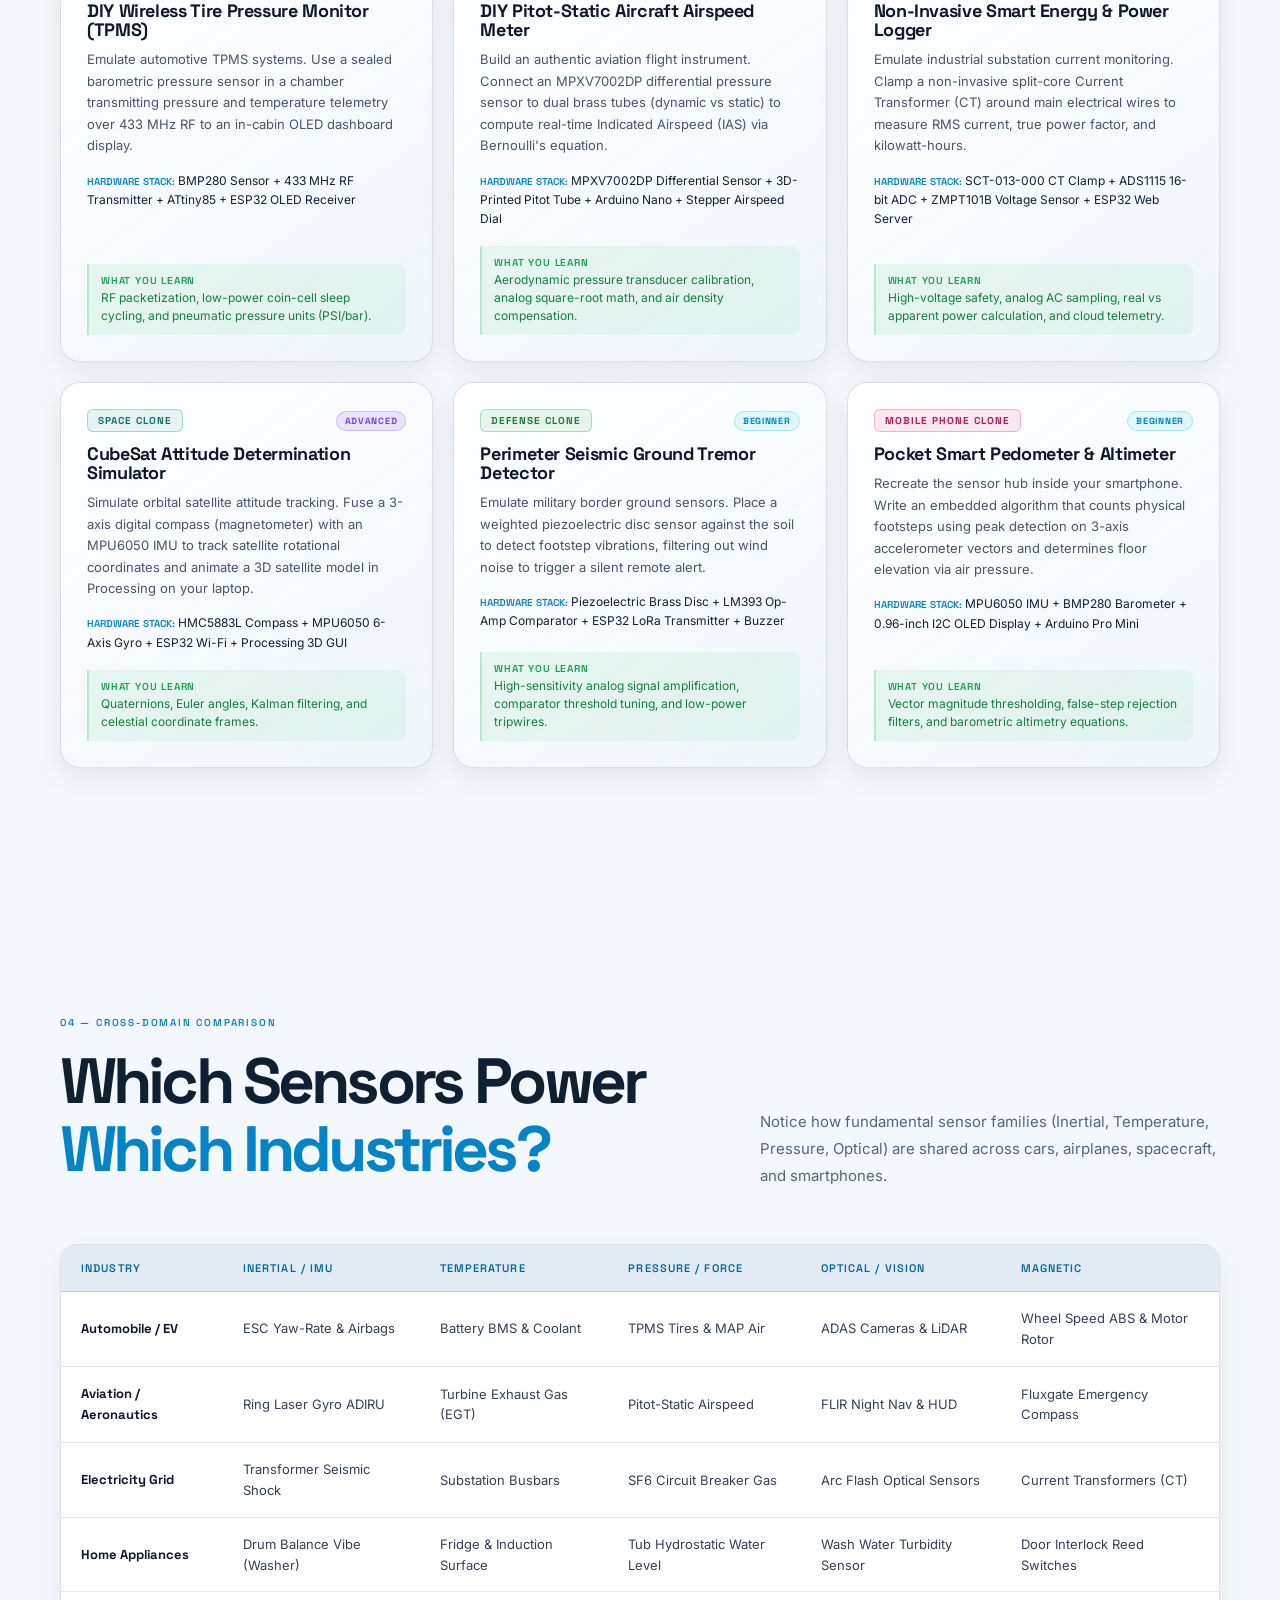
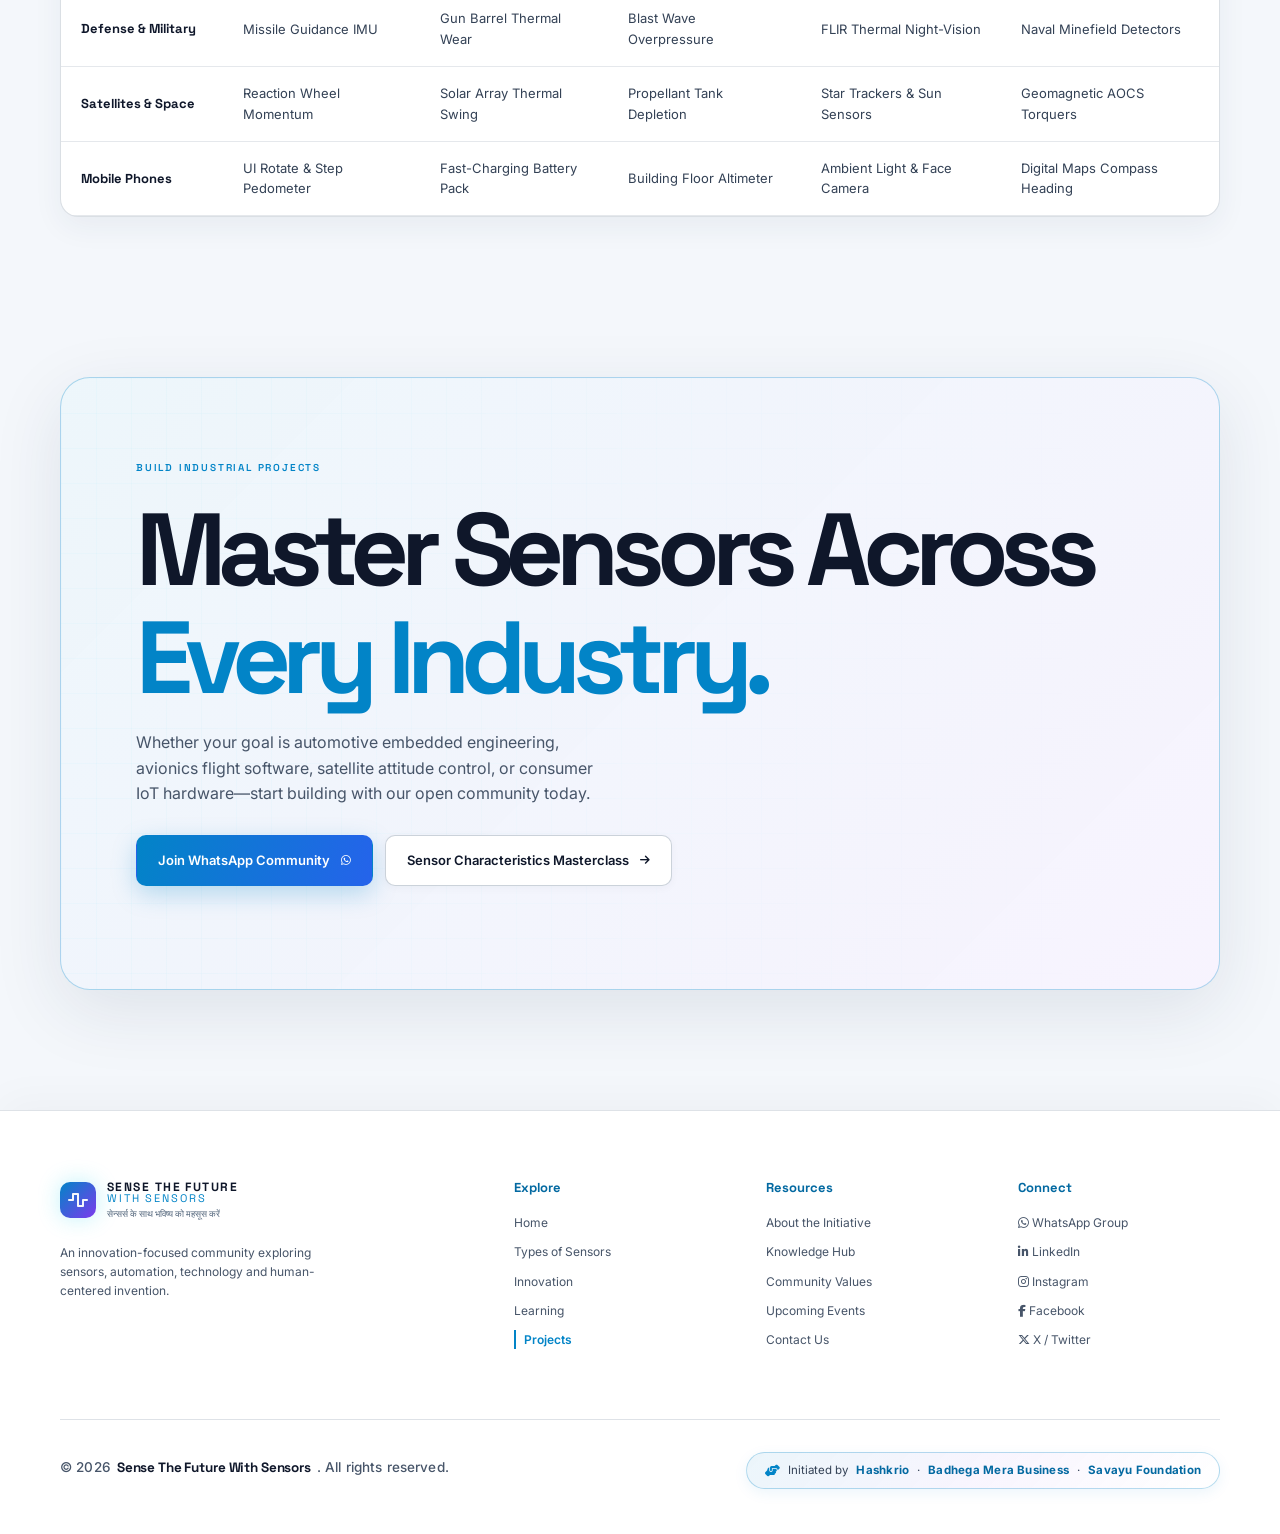
<file: projects.html>
<!doctype html>
<html lang="en" data-theme="light">
<head>
  <meta charset="utf-8">
  <meta name="viewport" content="width=device-width, initial-scale=1">
  <title>Industrial Sensor Applications & Project Dissections | Sense The Future</title>
  <meta name="description" content="Discover sensor applications across Automotive, Aviation, Power Grids, Satellites, Defense, and Mobile Phones. Interactive dissections and maker project blueprints.">
  <meta name="keywords" content="industries using sensors, automotive sensors, aerospace sensors, satellite sensors, smartphone sensors, smart grid electricity sensors, home appliance sensors, defense military sensors, IoT projects">
  <meta name="author" content="Sense The Future With Sensors Community">
  <meta name="robots" content="index, follow, max-snippet:-1, max-image-preview:large, max-video-preview:-1">
  <meta name="theme-color" content="#f4f7fb">
  <script>(function(){try{var t=localStorage.getItem("sensor-theme");if(t)document.documentElement.dataset.theme=t;}catch(e){}})();</script>
  
  <link rel="icon" type="image/svg+xml" href="assets/favicon.svg">
  <link rel="manifest" href="site.webmanifest">
  <link rel="canonical" href="https://sensethefuture.in/projects.html">

  <!-- Open Graph / Facebook / LinkedIn / WhatsApp -->
  <meta property="og:type" content="article">
  <meta property="og:site_name" content="Sense The Future With Sensors">
  <meta property="og:url" content="https://sensethefuture.in/projects.html">
  <meta property="og:title" content="Industrial Sensor Applications & Project Dissections | Sense The Future">
  <meta property="og:description" content="Discover sensor applications across Automotive, Aviation, Power Grids, Satellites, Defense, and Mobile Phones. Interactive dissections and maker project blueprints.">
  <meta property="og:image" content="https://sensethefuture.in/assets/hero-banner.png">
  <meta property="og:image:width" content="1200">
  <meta property="og:image:height" content="630">
  <meta property="og:image:alt" content="Industrial Sensor Applications and Dissection Explorer">
  <meta property="og:locale" content="en_US">

  <!-- Twitter Card -->
  <meta name="twitter:card" content="summary_large_image">
  <meta name="twitter:url" content="https://sensethefuture.in/projects.html">
  <meta name="twitter:title" content="Industrial Sensor Applications & Project Dissections | Sense The Future">
  <meta name="twitter:description" content="Discover sensor applications across Automotive, Aviation, Power Grids, Satellites, Defense, and Mobile Phones. Interactive dissections and maker project blueprints.">
  <meta name="twitter:image" content="https://sensethefuture.in/assets/hero-banner.png">
  <meta name="twitter:image:alt" content="Industrial Sensor Applications and Dissection Explorer">

  <!-- Schema.org JSON-LD Structured Data -->
  <script type="application/ld+json">
  {
    "@context": "https://schema.org",
    "@graph": [
      {
        "@type": "BreadcrumbList",
        "itemListElement": [
          {
            "@type": "ListItem",
            "position": 1,
            "name": "Home",
            "item": "https://sensethefuture.in/"
          },
          {
            "@type": "ListItem",
            "position": 2,
            "name": "Projects",
            "item": "https://sensethefuture.in/projects.html"
          }
        ]
      },
      {
        "@type": "CollectionPage",
        "name": "What Industries Can Use Sensors?",
        "headline": "Industrial Sensor Applications, System Dissections & Maker Blueprints",
        "description": "Interactive industrial guide revealing the mission-critical sensor architectures powering electric vehicles, commercial jetliners, orbital satellites, and smartphones.",
        "url": "https://sensethefuture.in/projects.html",
        "image": "https://sensethefuture.in/assets/hero-banner.png",
        "author": {
          "@type": "Organization",
          "name": "Sense The Future With Sensors"
        },
        "publisher": {
          "@type": "Organization",
          "name": "Sense The Future With Sensors",
          "logo": {
            "@type": "ImageObject",
            "url": "https://sensethefuture.in/assets/images/Sense%20the%20Future%20with%20Sensors-%20Logo.png"
          }
        },
        "inLanguage": "en-US"
      }
    ]
  }
  </script>

  <link rel="preconnect" href="https://fonts.googleapis.com">
  <link rel="preconnect" href="https://fonts.gstatic.com" crossorigin>
  <link href="https://fonts.googleapis.com/css2?family=Inter:wght@400;500;600;700;800&family=Space+Grotesk:wght@400;500;600;700&display=swap" rel="stylesheet">
  <link rel="stylesheet" href="https://cdnjs.cloudflare.com/ajax/libs/font-awesome/6.5.2/css/all.min.css">
  <link rel="stylesheet" href="css/style.css">
  <script src="js/main.js" defer></script>
</head>
<body>
  <div class="site-glow site-glow-one" aria-hidden="true"></div>
  <div class="site-glow site-glow-two" aria-hidden="true"></div>

  <!-- Header & Navigation -->
  <header class="site-header" id="top">
    <div class="container nav-wrap">
      <a class="brand" href="index.html" aria-label="Sense The Future With Sensors home">
        <span class="brand-mark"><i class="fa-solid fa-wave-square"></i></span>
        <span><strong>SENSE THE FUTURE</strong><small>WITH SENSORS</small><em>सेन्सर्स के साथ भविष्य को महसूस करें</em></span>
      </a>
      <nav class="primary-nav" id="primary-nav" aria-label="Primary navigation">
        <a href="index.html">Home</a>
        <a href="types-of-sensors.html">Types of Sensors</a>
        <a href="innovation.html">Innovation</a>
        <a href="learning.html">Learning</a>
        <a href="projects.html" class="active" aria-current="page">Projects</a>
        <a href="index.html#community">Community</a>
        <a href="index.html#contact">Contact</a>
        <a class="button button-small button-primary drawer-cta" href="https://chat.whatsapp.com/LUz2uedTbJv85oK4r1rBTY" target="_blank" rel="noopener noreferrer">Join Community <i class="fa-solid fa-arrow-right"></i></a>
      </nav>
      <div class="nav-actions">
        <button class="theme-toggle" type="button" aria-label="Switch to dark theme" aria-pressed="true" title="Toggle color theme"><i class="fa-solid fa-moon"></i><span>Dark</span></button>
        <a class="button button-small button-primary header-cta" href="https://chat.whatsapp.com/LUz2uedTbJv85oK4r1rBTY" target="_blank" rel="noopener noreferrer">Join Community <i class="fa-solid fa-arrow-right"></i></a>
        <button class="menu-toggle" type="button" aria-expanded="false" aria-controls="primary-nav" aria-label="Open navigation"><i class="fa-solid fa-bars"></i></button>
      </div>
    </div>
  </header>

  <main>
    <!-- Page Hero -->
    <section class="page-hero section-pad">
      <div class="container">
        <div class="breadcrumbs">
          <a href="index.html"><i class="fa-solid fa-house"></i> Home</a>
          <i class="fa-solid fa-chevron-right"></i>
          <span>Projects</span>
          <i class="fa-solid fa-chevron-right"></i>
          <span>Industry Applications</span>
        </div>

        <div class="page-hero-grid">
          <div class="reveal">
            <span class="eyebrow"><span class="status-dot"></span> Mission-Critical Engineering <span class="eyebrow-rule"></span> 2026</span>
            <h1>Projects: <span>What Industries Use Sensors?</span></h1>
            <p class="page-hero-lead">No modern industry can function without sensors. From electric vehicles running battery thermal safety loops and commercial jetliners navigating via ring-laser gyros to orbital satellites matching star patterns and smartphones in our pockets—explore how physical sensors power every sector of our technological civilization.</p>
            <div class="button-row">
              <a class="button button-primary" href="#dissect">Dissect a Machine <i class="fa-solid fa-microscope"></i></a>
              <a class="button button-ghost" href="#industries">Explore All Industries <i class="fa-solid fa-industry"></i></a>
            </div>
            <div class="quick-jumps" aria-label="Industry Quick Jumps">
              <a class="jump-chip" href="#industries"><i class="fa-solid fa-car"></i> Automobile / EV</a>
              <a class="jump-chip" href="#industries"><i class="fa-solid fa-plane"></i> Aviation</a>
              <a class="jump-chip" href="#industries"><i class="fa-solid fa-bolt"></i> Electricity &amp; Grid</a>
              <a class="jump-chip" href="#industries"><i class="fa-solid fa-blender"></i> Home Appliances</a>
              <a class="jump-chip" href="#industries"><i class="fa-solid fa-shield-halved"></i> Defense &amp; Military</a>
              <a class="jump-chip" href="#industries"><i class="fa-solid fa-satellite"></i> Satellites &amp; Space</a>
              <a class="jump-chip" href="#industries"><i class="fa-solid fa-mobile-screen"></i> Mobile Phones</a>
            </div>
          </div>

          <div class="stats-badge-grid reveal">
            <div class="stat-box">
              <b>100+</b>
              <small>Sensors in a Modern Car</small>
            </div>
            <div class="stat-box">
              <b>1,000+</b>
              <small>Sensors in a Jetliner</small>
            </div>
            <div class="stat-box">
              <b>20+</b>
              <small>Sensors in Every Smartphone</small>
            </div>
            <div class="stat-box">
              <b>Zero</b>
              <small>Margin for System Failure</small>
            </div>
          </div>
        </div>
      </div>
    </section>

    <!-- Section 01: Interactive "Dissect a System" Explorer -->
    <section class="section-pad classification-section" id="dissect">
      <div class="container">
        <div class="section-heading-row reveal">
          <div>
            <span class="eyebrow">01 — Interactive Inspection</span>
            <h2>Dissect an Industrial<br><span>Sensor System.</span></h2>
          </div>
          <p>Choose an engineered machine to inspect its internal sensor architecture, communication buses, and safety-critical subsystems.</p>
        </div>

        <div class="dissect-box reveal">
          <!-- Machine Switcher Tabs -->
          <div class="dissect-system-tabs">
            <button class="dissect-sys-btn active" type="button" data-system="auto"><i class="fa-solid fa-car"></i> Modern Electric Car (EV)</button>
            <button class="dissect-sys-btn" type="button" data-system="aero"><i class="fa-solid fa-plane"></i> Commercial Jetliner</button>
            <button class="dissect-sys-btn" type="button" data-system="space"><i class="fa-solid fa-satellite"></i> LEO Orbital Satellite</button>
            <button class="dissect-sys-btn" type="button" data-system="mobile"><i class="fa-solid fa-mobile-screen"></i> 5G Smartphone &amp; Wearable</button>
          </div>

          <div class="dissect-workspace">
            <!-- Left: Subsystem Selector -->
            <div>
              <span style="display:block;font:600 11px 'Space Grotesk';color:var(--cyan);text-transform:uppercase;letter-spacing:.1em;margin-bottom:12px;">Select Subsystem</span>
              <div class="subsystem-menu" id="subsystem-menu"></div>
            </div>

            <!-- Right: Subsystem Sensors Details Panel -->
            <div class="dissect-detail-panel">
              <div class="dissect-detail-header">
                <h3 id="dissect-title">EV Powertrain &amp; Battery Management (BMS)</h3>
                <span class="crit-badge crit-safety" id="dissect-crit">Safety-Critical (ASIL-D)</span>
              </div>

              <div style="font-size:12px;color:var(--cyan);display:flex;align-items:center;gap:8px;">
                <i class="fa-solid fa-network-wired"></i> Communication Protocol:
                <strong id="dissect-protocol" style="color:var(--text);font-family:'Space Grotesk';">High-Speed CAN-FD / IsoSPI</strong>
              </div>

              <p id="dissect-desc" style="color:var(--muted);font-size:13px;line-height:1.7;margin:0;">Monitors thousands of lithium-ion cells in real-time to prevent thermal runaway, calculate remaining range, and regulate regenerative braking torque.</p>

              <div>
                <span style="display:block;color:var(--cyan);font:600 10px 'Space Grotesk';text-transform:uppercase;letter-spacing:.08em;margin-bottom:8px;">Subsystem Sensor Roster</span>
                <table class="sensor-table-mini">
                  <thead>
                    <tr>
                      <th style="width:45%;">Sensor Component</th>
                      <th>Operational Role &amp; Measurand</th>
                    </tr>
                  </thead>
                  <tbody id="dissect-sensors-table"></tbody>
                </table>
              </div>
            </div>
          </div>
        </div>
      </div>
    </section>

    <!-- Section 02: 7 Comprehensive Industry Deep-Dives -->
    <section class="section-pad" id="industries">
      <div class="container">
        <div class="section-heading-row reveal">
          <div>
            <span class="eyebrow">02 — Industry Sector Showcase</span>
            <h2>How Key Industries<br><span>Rely on Sensors.</span></h2>
          </div>
          <p>A comprehensive examination of why sensors are non-negotiable in automotive, aviation, energy grids, defense, space, consumer electronics, and appliances.</p>
        </div>

        <div class="industry-grid">
          <!-- 1. Automobile & EVs -->
          <article class="industry-card reveal">
            <div>
              <span class="ind-badge badge-auto"><i class="fa-solid fa-car"></i> Automotive &amp; EVs</span>
              <h3>Automobile &amp; Electric Vehicles</h3>
              <p>Modern vehicles are computers on wheels with over 100 sensors managing everything from millisecond airbag deployments to self-driving perception.</p>
              <ul class="ind-sensor-list">
                <li><i class="fa-solid fa-check"></i> <strong>Wheel Speed Hall Sensors:</strong> Powers Anti-lock Braking (ABS) and Traction Control.</li>
                <li><i class="fa-solid fa-check"></i> <strong>Lithium Battery Thermistors &amp; Shunts:</strong> Battery Management System (BMS) balancing and thermal runaway prevention.</li>
                <li><i class="fa-solid fa-check"></i> <strong>77 GHz FMCW Radar &amp; LiDAR:</strong> ADAS autonomous emergency braking and adaptive cruise.</li>
                <li><i class="fa-solid fa-check"></i> <strong>Tire Pressure Monitoring (TPMS):</strong> Wireless RF pressure transducers in each wheel.</li>
                <li><i class="fa-solid fa-check"></i> <strong>Airbag High-g MEMS Accelerometers:</strong> Triggers pyrotechnic restraints in &lt;15ms.</li>
              </ul>
            </div>
            <div class="ind-standards-strip">
              <span>Standard: ISO 26262 (ASIL-D)</span>
              <span>Bus: CAN-FD / LIN</span>
            </div>
          </article>

          <!-- 2. Aviation & Aerospace -->
          <article class="industry-card reveal">
            <div>
              <span class="ind-badge badge-aero"><i class="fa-solid fa-plane"></i> Aviation &amp; Aeronautics</span>
              <h3>Aviation &amp; Jetliners</h3>
              <p>Commercial aircraft fly safely through clouds, turbulence, and darkness because triple-redundant sensors provide unwavering flight-critical telemetry.</p>
              <ul class="ind-sensor-list">
                <li><i class="fa-solid fa-check"></i> <strong>Pitot-Static Differential Tubes:</strong> Measures dynamic ram-air pressure to compute Indicated Airspeed (IAS).</li>
                <li><i class="fa-solid fa-check"></i> <strong>Angle of Attack (AoA) Vanes:</strong> Detects critical aerodynamic stall margins.</li>
                <li><i class="fa-solid fa-check"></i> <strong>Turbine EGT Thermocouples:</strong> Monitors 1100°C exhaust gas blasts to prevent jet engine melt.</li>
                <li><i class="fa-solid fa-check"></i> <strong>Ring Laser Gyros (RLG):</strong> Picoradian inertial navigation independent of GPS.</li>
                <li><i class="fa-solid fa-check"></i> <strong>Microwave Radar Altimeter:</strong> Guides autolandings down to zero-visibility runways.</li>
              </ul>
            </div>
            <div class="ind-standards-strip">
              <span>Standard: DO-160 / DO-178C</span>
              <span>Bus: ARINC 429</span>
            </div>
          </article>

          <!-- 3. Electricity & Power Grid -->
          <article class="industry-card reveal">
            <div>
              <span class="ind-badge badge-power"><i class="fa-solid fa-bolt"></i> Electricity &amp; Power Grid</span>
              <h3>Smart Energy &amp; Electrical Grids</h3>
              <p>High-voltage transmission substations and renewable solar/wind farms rely on electrical transducers to balance grid frequency and prevent blackouts.</p>
              <ul class="ind-sensor-list">
                <li><i class="fa-solid fa-check"></i> <strong>Split-Core Current Transformers (CT):</strong> Non-invasive alternating current metering up to thousands of amperes.</li>
                <li><i class="fa-solid fa-check"></i> <strong>Phasor Measurement Units (PMUs):</strong> Microsecond-synchronized phase angle sensors tracking grid frequency stability.</li>
                <li><i class="fa-solid fa-check"></i> <strong>Transformer Oil Gas Sniffers (DGA):</strong> Detects hydrogen and acetylene gas spikes indicating internal arc discharge.</li>
                <li><i class="fa-solid fa-check"></i> <strong>Solar Pyranometers:</strong> Measures solar irradiance ($W/m^2$) to predict photovoltaic plant power output.</li>
              </ul>
            </div>
            <div class="ind-standards-strip">
              <span>Standard: IEC 61850</span>
              <span>Bus: Modbus RS485 / SCADA</span>
            </div>
          </article>

          <!-- 4. Home Appliances -->
          <article class="industry-card reveal">
            <div>
              <span class="ind-badge badge-appliances"><i class="fa-solid fa-blender"></i> Consumer Appliances</span>
              <h3>Home Appliances &amp; Smart Living</h3>
              <p>Sensors turn dumb motors and heating coils into intelligent, energy-saving appliances that adapt dynamically to user habits.</p>
              <ul class="ind-sensor-list">
                <li><i class="fa-solid fa-check"></i> <strong>Washing Machine Turbidity Sensors:</strong> Optical sensors measure wash water clarity to stop rinsing cycles when clothes are clean.</li>
                <li><i class="fa-solid fa-check"></i> <strong>Hydrostatic Water Level Pressure Sensor:</strong> Measures exact tub water volume down to the millimeter.</li>
                <li><i class="fa-solid fa-check"></i> <strong>Induction Cooktop Thermistors:</strong> Prevents pan overheating and triggers auto-shutoff if boiled dry.</li>
                <li><i class="fa-solid fa-check"></i> <strong>Robot Vacuum dToF LiDAR &amp; Cliff Sensors:</strong> Real-time room SLAM mapping and anti-staircase drop prevention.</li>
              </ul>
            </div>
            <div class="ind-standards-strip">
              <span>Standard: Energy Star / CE</span>
              <span>Bus: I2C / UART / Wi-Fi</span>
            </div>
          </article>

          <!-- 5. Defense & Military -->
          <article class="industry-card reveal">
            <div>
              <span class="ind-badge badge-defense"><i class="fa-solid fa-shield-halved"></i> Defense &amp; Security</span>
              <h3>Defense &amp; Tactical Systems</h3>
              <p>In military and border security operations, sensors provide night-vision reconnaissance, early perimeter threat detection, and precision targeting.</p>
              <ul class="ind-sensor-list">
                <li><i class="fa-solid fa-check"></i> <strong>Thermal FLIR Infrared Bolometers:</strong> Reveals human and vehicle heat signatures in pitch darkness or dense smoke.</li>
                <li><i class="fa-solid fa-check"></i> <strong>Acoustic Gunshot Triangulation:</strong> Microsecond audio arrival time differentials pinpoint sniper positions.</li>
                <li><i class="fa-solid fa-check"></i> <strong>Seismic Ground Intrusion Detectors:</strong> Buried geophones detect footstep and vehicle ground tremors along borders.</li>
                <li><i class="fa-solid fa-check"></i> <strong>Laser Rangefinder Transceivers:</strong> Millimeter-accurate target distance calculation for artillery and optics.</li>
                <li><i class="fa-solid fa-check"></i> <strong>Geiger-Müller Radiation Sensors:</strong> Rapid nuclear and radioactive fallout dosimeter alarms.</li>
              </ul>
            </div>
            <div class="ind-standards-strip">
              <span>Standard: MIL-STD-810G</span>
              <span>Bus: MIL-STD-1553</span>
            </div>
          </article>

          <!-- 6. Satellites & Space Exploration -->
          <article class="industry-card reveal">
            <div>
              <span class="ind-badge badge-space"><i class="fa-solid fa-satellite"></i> Space Exploration</span>
              <h3>Satellites &amp; Deep-Space Probes</h3>
              <p>In the vacuum of space with zero GPS, satellites rely exclusively on optical and magnetic sensors to orient toward the sun and point antennas toward ground stations.</p>
              <ul class="ind-sensor-list">
                <li><i class="fa-solid fa-check"></i> <strong>Autonomous Star Trackers:</strong> High-resolution optical cameras matching star constellations to arc-second attitude precision.</li>
                <li><i class="fa-solid fa-check"></i> <strong>Coarse Sun Sensors (CSS):</strong> Solar cells on satellite facets orient solar panels directly toward solar flux.</li>
                <li><i class="fa-solid fa-check"></i> <strong>Earth Horizon Infrared Sensors:</strong> Scans the atmospheric CO2 thermal rim to maintain nadir-pointing to Earth.</li>
                <li><i class="fa-solid fa-check"></i> <strong>Fluxgate Magnetometers:</strong> Aligns CubeSats with Earth's magnetic field lines using magnetic torquers.</li>
                <li><i class="fa-solid fa-check"></i> <strong>Propellant Chamber Pressure Sensors:</strong> Radiation-hardened sensors monitor cold gas delta-V reserves.</li>
              </ul>
            </div>
            <div class="ind-standards-strip">
              <span>Standard: ECSS / NASA-STD</span>
              <span>Bus: SpaceWire / CAN</span>
            </div>
          </article>

          <!-- 7. Mobile Phones & Wearables -->
          <article class="industry-card reveal">
            <div>
              <span class="ind-badge badge-mobile"><i class="fa-solid fa-mobile-screen"></i> Mobile Devices</span>
              <h3>Mobile Phones &amp; Wearable Tech</h3>
              <p>A typical pocket smartphone packs over 20 microscopic MEMS sensors handling biometric unlock, gaming orientation, photography, and battery protection.</p>
              <ul class="ind-sensor-list">
                <li><i class="fa-solid fa-check"></i> <strong>Projected Capacitive Multi-Touch:</strong> Tracks multiple simultaneous finger inputs at 240Hz.</li>
                <li><i class="fa-solid fa-check"></i> <strong>6-Axis MEMS Accelerometer &amp; Gyro:</strong> Screen auto-rotation, pedometer step tracking, and gaming.</li>
                <li><i class="fa-solid fa-check"></i> <strong>Ambient Light &amp; IR Proximity:</strong> Disables touch during phone calls and regulates True Tone screen brightness.</li>
                <li><i class="fa-solid fa-check"></i> <strong>Barometric Pressure Altimeter:</strong> Detects indoor building floor elevation changes for GPS mapping.</li>
                <li><i class="fa-solid fa-check"></i> <strong>Under-Display Ultrasonic Fingerprint:</strong> Bounces ultrasound through OLED glass for 3D biometrics.</li>
              </ul>
            </div>
            <div class="ind-standards-strip">
              <span>Standard: MIPI Alliance</span>
              <span>Bus: I3C / I2C / SPI</span>
            </div>
          </article>
        </div>
      </div>
    </section>

    <!-- Section 03: Maker & Student Project Blueprints -->
    <section class="section-pad flow-section" id="maker-blueprints">
      <div class="container">
        <div class="centered-heading reveal">
          <span class="eyebrow">03 — Build It Yourself</span>
          <h2>Industry-Inspired Maker<br><span>Project Blueprints.</span></h2>
          <p>How students, makers, and innovators can emulate massive industrial sensor systems using affordable microcontrollers and sensor breakout modules.</p>
        </div>

        <div class="maker-grid">
          <!-- Project 1: Automotive TPMS -->
          <article class="maker-card reveal">
            <div>
              <div class="maker-top">
                <span class="ind-badge badge-auto" style="margin:0;">Automotive Clone</span>
                <span class="blueprint-maturity maturity-student">Beginner</span>
              </div>
              <h3>DIY Wireless Tire Pressure Monitor (TPMS)</h3>
              <p>Emulate automotive TPMS systems. Use a sealed barometric pressure sensor in a chamber transmitting pressure and temperature telemetry over 433 MHz RF to an in-cabin OLED dashboard display.</p>
              <div style="font-size:12px;color:var(--text);margin-bottom:8px;">
                <span style="color:var(--cyan);font:600 10px 'Space Grotesk';text-transform:uppercase;">Hardware Stack:</span>
                BMP280 Sensor + 433 MHz RF Transmitter + ATtiny85 + ESP32 OLED Receiver
              </div>
            </div>
            <div class="impact-box" style="margin-top:10px;">
              <strong>What You Learn</strong>
              RF packetization, low-power coin-cell sleep cycling, and pneumatic pressure units (PSI/bar).
            </div>
          </article>

          <!-- Project 2: Aviation Airspeed Indicator -->
          <article class="maker-card reveal">
            <div>
              <div class="maker-top">
                <span class="ind-badge badge-aero" style="margin:0;">Aviation Clone</span>
                <span class="blueprint-maturity maturity-student">Intermediate</span>
              </div>
              <h3>DIY Pitot-Static Aircraft Airspeed Meter</h3>
              <p>Build an authentic aviation flight instrument. Connect an MPXV7002DP differential pressure sensor to dual brass tubes (dynamic vs static) to compute real-time Indicated Airspeed (IAS) via Bernoulli's equation.</p>
              <div style="font-size:12px;color:var(--text);margin-bottom:8px;">
                <span style="color:var(--cyan);font:600 10px 'Space Grotesk';text-transform:uppercase;">Hardware Stack:</span>
                MPXV7002DP Differential Sensor + 3D-Printed Pitot Tube + Arduino Nano + Stepper Airspeed Dial
              </div>
            </div>
            <div class="impact-box" style="margin-top:10px;">
              <strong>What You Learn</strong>
              Aerodynamic pressure transducer calibration, analog square-root math, and air density compensation.
            </div>
          </article>

          <!-- Project 3: Electrical Grid CT Monitor -->
          <article class="maker-card reveal">
            <div>
              <div class="maker-top">
                <span class="ind-badge badge-power" style="margin:0;">Energy Grid Clone</span>
                <span class="blueprint-maturity maturity-startup">Advanced</span>
              </div>
              <h3>Non-Invasive Smart Energy &amp; Power Logger</h3>
              <p>Emulate industrial substation current monitoring. Clamp a non-invasive split-core Current Transformer (CT) around main electrical wires to measure RMS current, true power factor, and kilowatt-hours.</p>
              <div style="font-size:12px;color:var(--text);margin-bottom:8px;">
                <span style="color:var(--cyan);font:600 10px 'Space Grotesk';text-transform:uppercase;">Hardware Stack:</span>
                SCT-013-000 CT Clamp + ADS1115 16-bit ADC + ZMPT101B Voltage Sensor + ESP32 Web Server
              </div>
            </div>
            <div class="impact-box" style="margin-top:10px;">
              <strong>What You Learn</strong>
              High-voltage safety, analog AC sampling, real vs apparent power calculation, and cloud telemetry.
            </div>
          </article>

          <!-- Project 4: Satellite CubeSat AOCS -->
          <article class="maker-card reveal">
            <div>
              <div class="maker-top">
                <span class="ind-badge badge-space" style="margin:0;">Space Clone</span>
                <span class="blueprint-maturity maturity-startup">Advanced</span>
              </div>
              <h3>CubeSat Attitude Determination Simulator</h3>
              <p>Simulate orbital satellite attitude tracking. Fuse a 3-axis digital compass (magnetometer) with an MPU6050 IMU to track satellite rotational coordinates and animate a 3D satellite model in Processing on your laptop.</p>
              <div style="font-size:12px;color:var(--text);margin-bottom:8px;">
                <span style="color:var(--cyan);font:600 10px 'Space Grotesk';text-transform:uppercase;">Hardware Stack:</span>
                HMC5883L Compass + MPU6050 6-Axis Gyro + ESP32 Wi-Fi + Processing 3D GUI
              </div>
            </div>
            <div class="impact-box" style="margin-top:10px;">
              <strong>What You Learn</strong>
              Quaternions, Euler angles, Kalman filtering, and celestial coordinate frames.
            </div>
          </article>

          <!-- Project 5: Defense Seismic Tripwire -->
          <article class="maker-card reveal">
            <div>
              <div class="maker-top">
                <span class="ind-badge badge-defense" style="margin:0;">Defense Clone</span>
                <span class="blueprint-maturity maturity-student">Beginner</span>
              </div>
              <h3>Perimeter Seismic Ground Tremor Detector</h3>
              <p>Emulate military border ground sensors. Place a weighted piezoelectric disc sensor against the soil to detect footstep vibrations, filtering out wind noise to trigger a silent remote alert.</p>
              <div style="font-size:12px;color:var(--text);margin-bottom:8px;">
                <span style="color:var(--cyan);font:600 10px 'Space Grotesk';text-transform:uppercase;">Hardware Stack:</span>
                Piezoelectric Brass Disc + LM393 Op-Amp Comparator + ESP32 LoRa Transmitter + Buzzer
              </div>
            </div>
            <div class="impact-box" style="margin-top:10px;">
              <strong>What You Learn</strong>
              High-sensitivity analog signal amplification, comparator threshold tuning, and low-power tripwires.
            </div>
          </article>

          <!-- Project 6: Smartphone Step & Orientation Hub -->
          <article class="maker-card reveal">
            <div>
              <div class="maker-top">
                <span class="ind-badge badge-mobile" style="margin:0;">Mobile Phone Clone</span>
                <span class="blueprint-maturity maturity-student">Beginner</span>
              </div>
              <h3>Pocket Smart Pedometer &amp; Altimeter</h3>
              <p>Recreate the sensor hub inside your smartphone. Write an embedded algorithm that counts physical footsteps using peak detection on 3-axis accelerometer vectors and determines floor elevation via air pressure.</p>
              <div style="font-size:12px;color:var(--text);margin-bottom:8px;">
                <span style="color:var(--cyan);font:600 10px 'Space Grotesk';text-transform:uppercase;">Hardware Stack:</span>
                MPU6050 IMU + BMP280 Barometer + 0.96-inch I2C OLED Display + Arduino Pro Mini
              </div>
            </div>
            <div class="impact-box" style="margin-top:10px;">
              <strong>What You Learn</strong>
              Vector magnitude thresholding, false-step rejection filters, and barometric altimetry equations.
            </div>
          </article>
        </div>
      </div>
    </section>

    <!-- Section 04: Cross-Industry Sensor Matrix -->
    <section class="section-pad selection-section" id="matrix">
      <div class="container">
        <div class="section-heading-row reveal">
          <div>
            <span class="eyebrow">04 — Cross-Domain Comparison</span>
            <h2>Which Sensors Power<br><span>Which Industries?</span></h2>
          </div>
          <p>Notice how fundamental sensor families (Inertial, Temperature, Pressure, Optical) are shared across cars, airplanes, spacecraft, and smartphones.</p>
        </div>

        <div class="guide-table-wrap reveal">
          <table class="guide-table">
            <thead>
              <tr>
                <th>Industry</th>
                <th>Inertial / IMU</th>
                <th>Temperature</th>
                <th>Pressure / Force</th>
                <th>Optical / Vision</th>
                <th>Magnetic</th>
              </tr>
            </thead>
            <tbody>
              <tr>
                <td><strong>Automobile / EV</strong></td>
                <td>ESC Yaw-Rate &amp; Airbags</td>
                <td>Battery BMS &amp; Coolant</td>
                <td>TPMS Tires &amp; MAP Air</td>
                <td>ADAS Cameras &amp; LiDAR</td>
                <td>Wheel Speed ABS &amp; Motor Rotor</td>
              </tr>
              <tr>
                <td><strong>Aviation / Aeronautics</strong></td>
                <td>Ring Laser Gyro ADIRU</td>
                <td>Turbine Exhaust Gas (EGT)</td>
                <td>Pitot-Static Airspeed</td>
                <td>FLIR Night Nav &amp; HUD</td>
                <td>Fluxgate Emergency Compass</td>
              </tr>
              <tr>
                <td><strong>Electricity Grid</strong></td>
                <td>Transformer Seismic Shock</td>
                <td>Substation Busbars</td>
                <td>SF6 Circuit Breaker Gas</td>
                <td>Arc Flash Optical Sensors</td>
                <td>Current Transformers (CT)</td>
              </tr>
              <tr>
                <td><strong>Home Appliances</strong></td>
                <td>Drum Balance Vibe (Washer)</td>
                <td>Fridge &amp; Induction Surface</td>
                <td>Tub Hydrostatic Water Level</td>
                <td>Wash Water Turbidity Sensor</td>
                <td>Door Interlock Reed Switches</td>
              </tr>
              <tr>
                <td><strong>Defense &amp; Military</strong></td>
                <td>Missile Guidance IMU</td>
                <td>Gun Barrel Thermal Wear</td>
                <td>Blast Wave Overpressure</td>
                <td>FLIR Thermal Night-Vision</td>
                <td>Naval Minefield Detectors</td>
              </tr>
              <tr>
                <td><strong>Satellites &amp; Space</strong></td>
                <td>Reaction Wheel Momentum</td>
                <td>Solar Array Thermal Swing</td>
                <td>Propellant Tank Depletion</td>
                <td>Star Trackers &amp; Sun Sensors</td>
                <td>Geomagnetic AOCS Torquers</td>
              </tr>
              <tr>
                <td><strong>Mobile Phones</strong></td>
                <td>UI Rotate &amp; Step Pedometer</td>
                <td>Fast-Charging Battery Pack</td>
                <td>Building Floor Altimeter</td>
                <td>Ambient Light &amp; Face Camera</td>
                <td>Digital Maps Compass Heading</td>
              </tr>
            </tbody>
          </table>
        </div>
      </div>
    </section>

    <!-- Call to Action Banner -->
    <section class="cta-section section-pad">
      <div class="container cta-box reveal">
        <span class="eyebrow">Build Industrial Projects</span>
        <h2>Master Sensors Across<br><span>Every Industry.</span></h2>
        <p>Whether your goal is automotive embedded engineering, avionics flight software, satellite attitude control, or consumer IoT hardware—start building with our open community today.</p>
        <div class="button-row">
          <a class="button button-primary" href="https://chat.whatsapp.com/LUz2uedTbJv85oK4r1rBTY" target="_blank" rel="noopener noreferrer">Join WhatsApp Community <i class="fa-brands fa-whatsapp"></i></a>
          <a class="button button-ghost" href="learning.html">Sensor Characteristics Masterclass <i class="fa-solid fa-arrow-right"></i></a>
        </div>
      </div>
    </section>
  </main>

  <!-- Site Footer -->
  <footer class="site-footer">
    <div class="container footer-grid">
      <div class="footer-brand">
        <a class="brand" href="index.html">
          <span class="brand-mark"><i class="fa-solid fa-wave-square"></i></span>
          <span><strong>SENSE THE FUTURE</strong><small>WITH SENSORS</small><em>सेन्सर्स के साथ भविष्य को महसूस करें</em></span>
        </a>
        <p>An innovation-focused community exploring sensors, automation, technology and human-centered invention.</p>
      </div>
      <div>
        <h3>Explore</h3>
        <a href="index.html">Home</a>
        <a href="types-of-sensors.html">Types of Sensors</a>
        <a href="innovation.html">Innovation</a>
        <a href="learning.html">Learning</a>
        <a href="projects.html" class="active">Projects</a>
      </div>
      <div>
        <h3>Resources</h3>
        <a href="index.html#about">About the Initiative</a>
        <a href="index.html#resources">Knowledge Hub</a>
        <a href="index.html#community">Community Values</a>
        <a href="https://allevents.in/profile/savayu-foundation/25545088" target="_blank" rel="noopener noreferrer">Upcoming Events</a>
        <a href="index.html#contact">Contact Us</a>
      </div>
      <div>
        <h3>Connect</h3>
        <a href="https://chat.whatsapp.com/LUz2uedTbJv85oK4r1rBTY" target="_blank" rel="noopener noreferrer"><i class="fa-brands fa-whatsapp"></i> WhatsApp Group</a>
        <a href="https://www.linkedin.com/in/sense-the-future-with-sensors/" target="_blank" rel="noopener noreferrer"><i class="fa-brands fa-linkedin-in"></i> LinkedIn</a>
        <a href="https://www.instagram.com/sensethefuturewithsensors/" target="_blank" rel="noopener noreferrer"><i class="fa-brands fa-instagram"></i> Instagram</a>
        <a href="https://www.facebook.com/profile.php?id=61594190966016" target="_blank" rel="noopener noreferrer"><i class="fa-brands fa-facebook-f"></i> Facebook</a>
        <a href="https://x.com/Savayugroup" target="_blank" rel="noopener noreferrer"><i class="fa-brands fa-x-twitter"></i> X / Twitter</a>
      </div>
    </div>
    <div class="container footer-bottom">
      <p class="footer-copy">© 2026 <strong>Sense The Future With Sensors</strong>. All rights reserved.</p>
      <span class="footer-initiative"><i class="fa-solid fa-handshake-angle"></i> Initiated by <b>Hashkrio</b> · <b>Badhega Mera Business</b> · <b>Savayu Foundation</b></span>
    </div>
  </footer>

  <button class="back-top" id="back-top" aria-label="Back to top"><i class="fa-solid fa-arrow-up"></i></button>
</body>
</html>
</file>
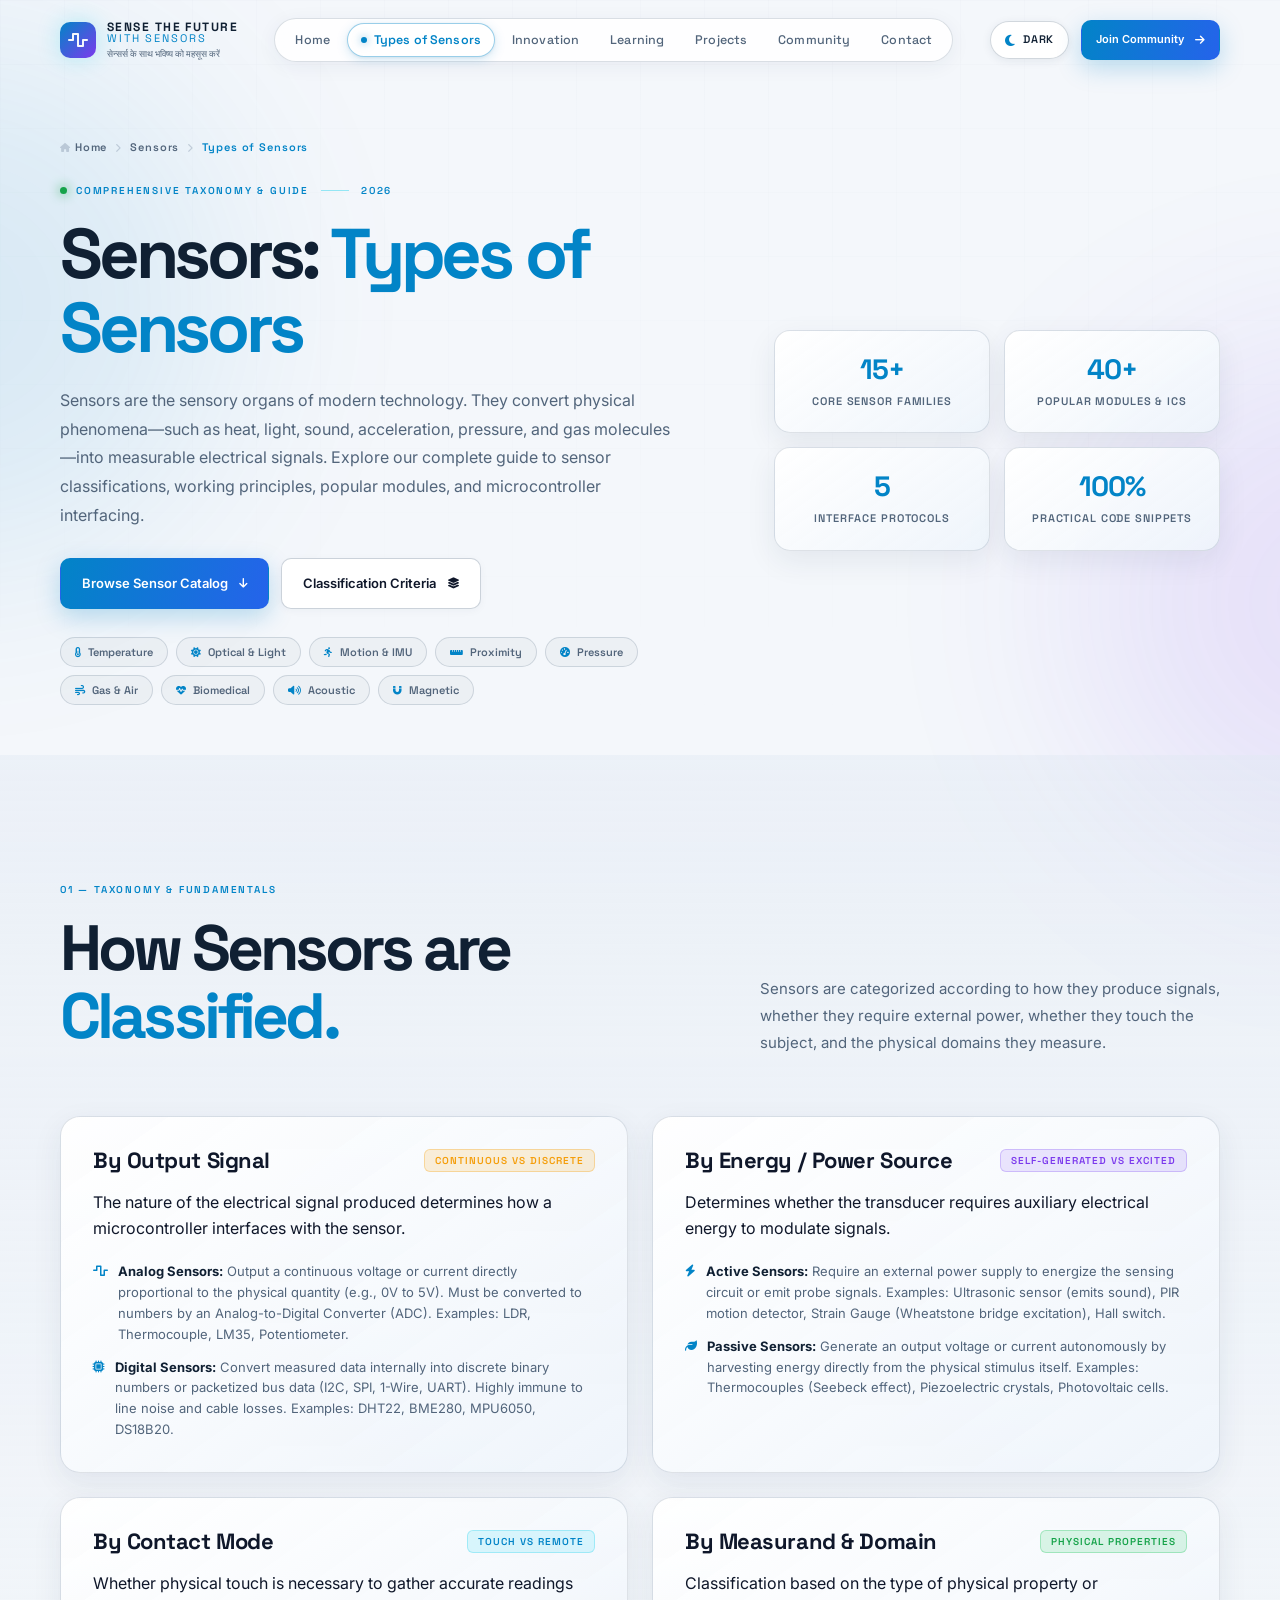
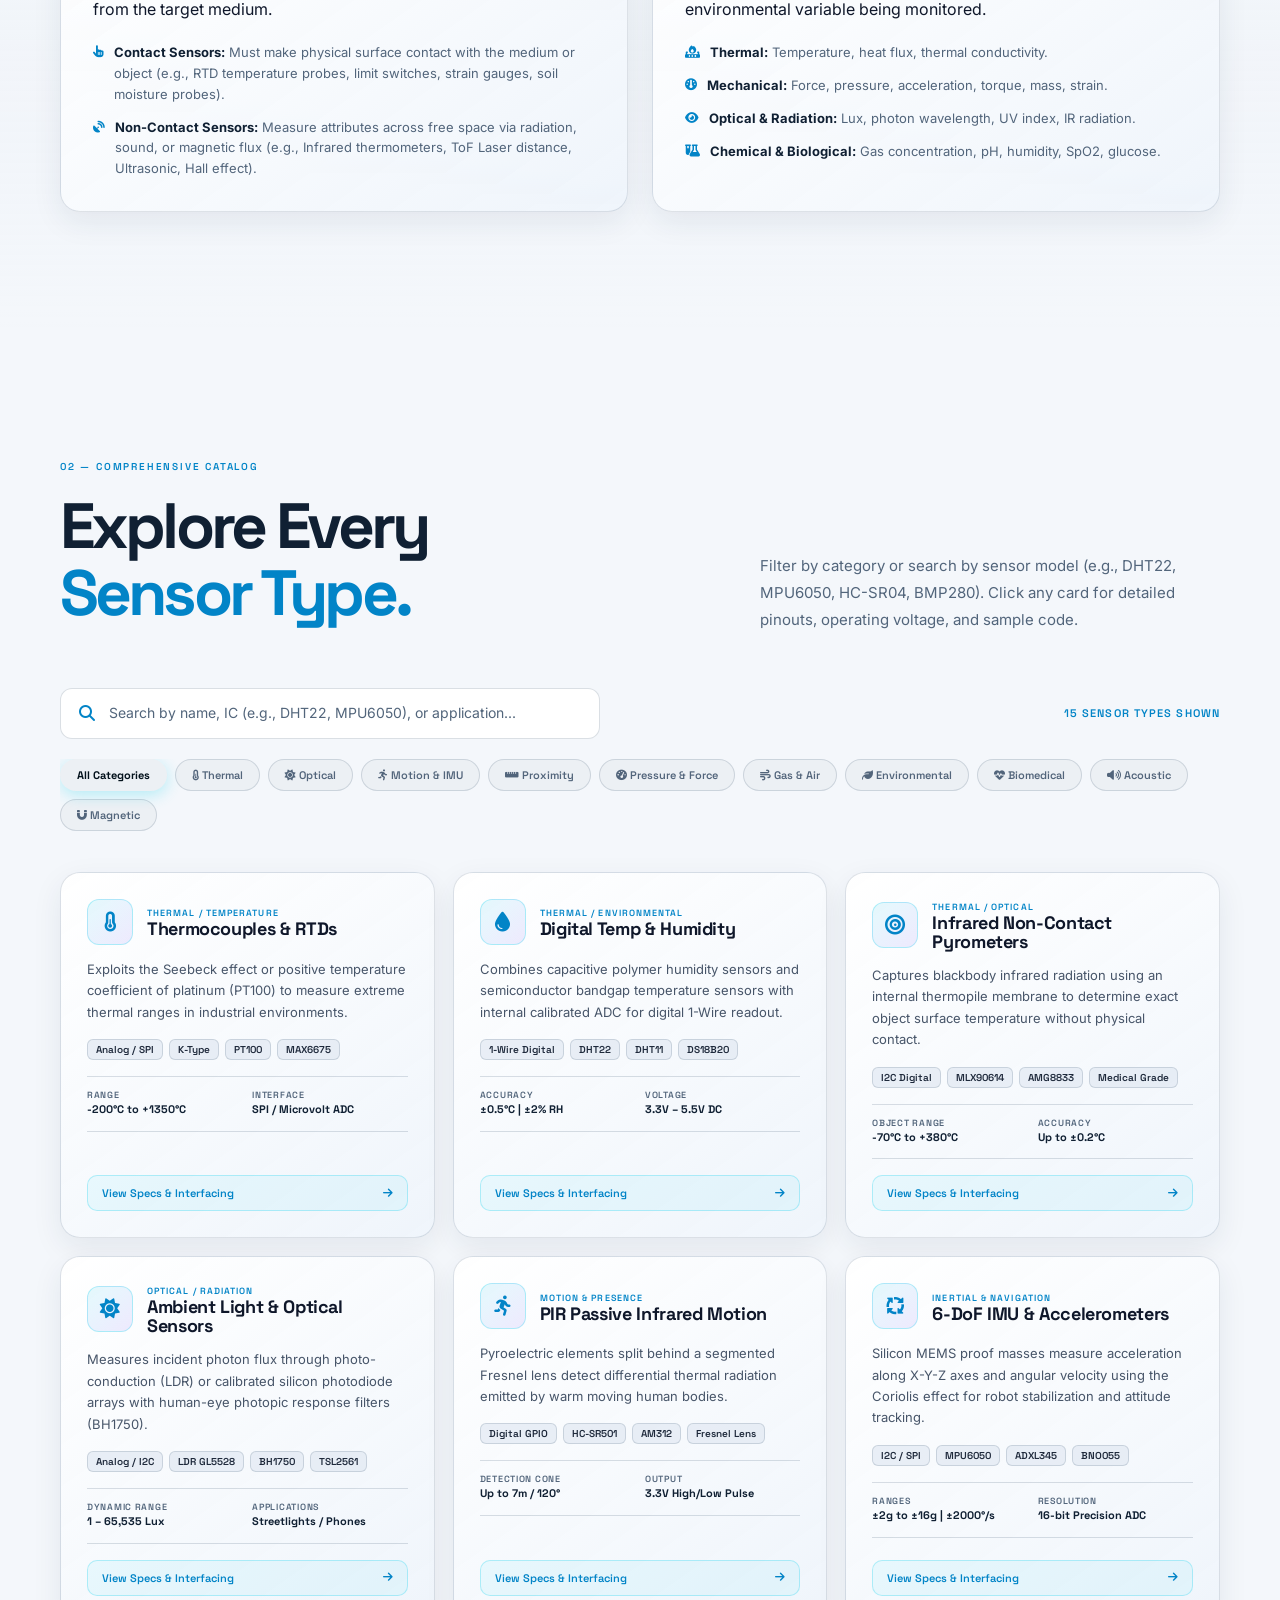
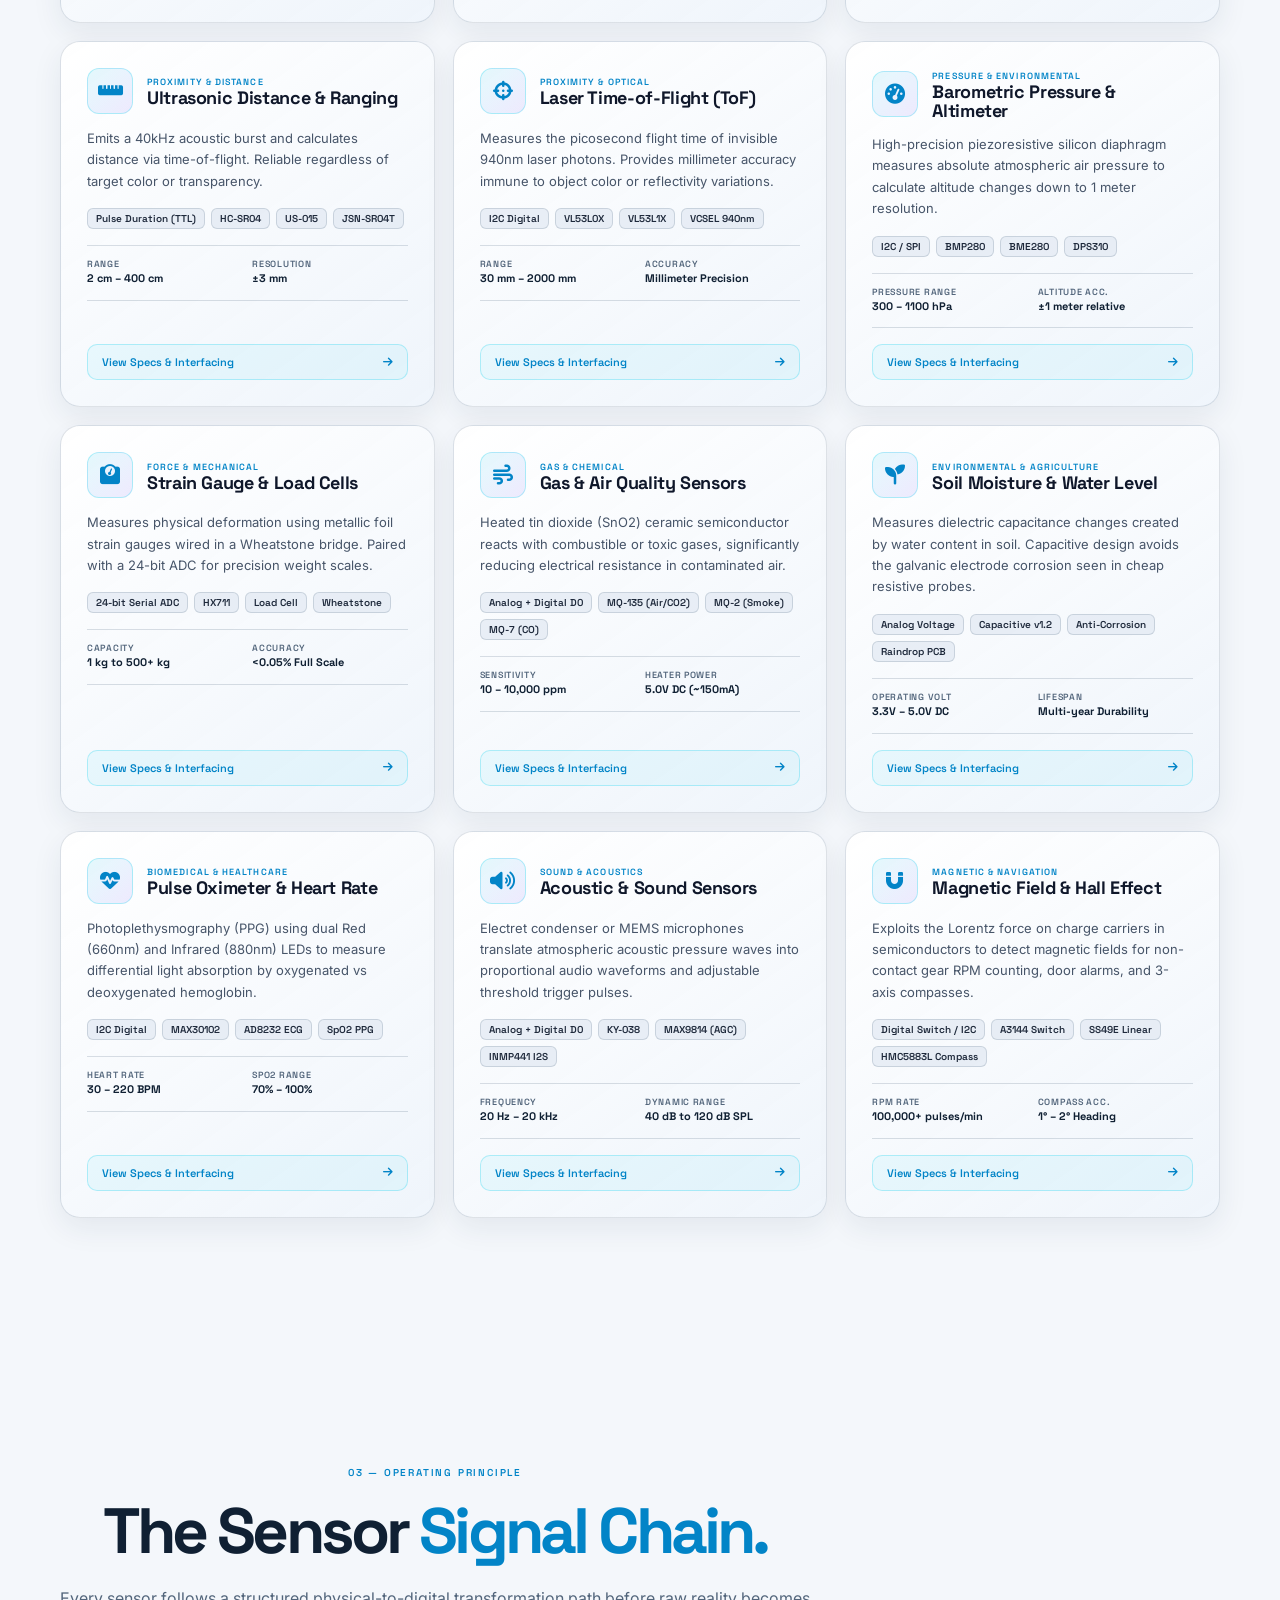
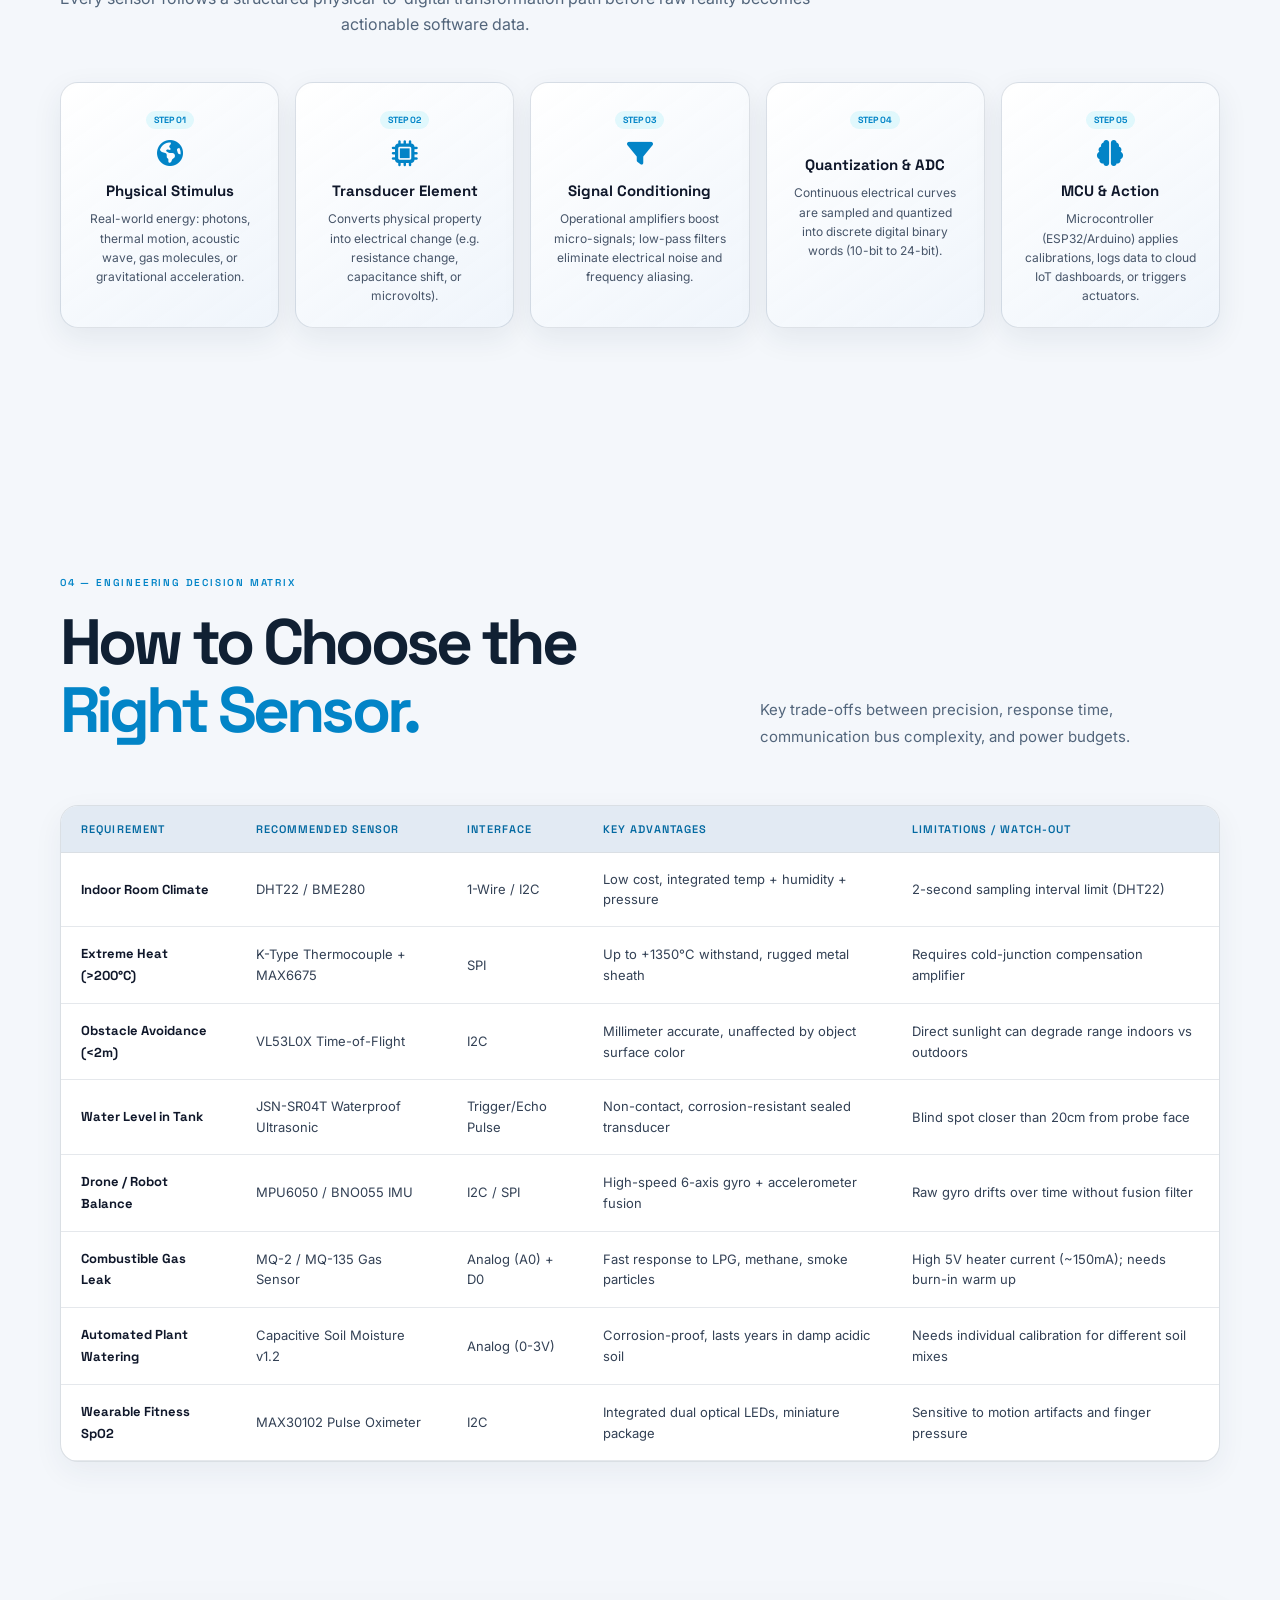
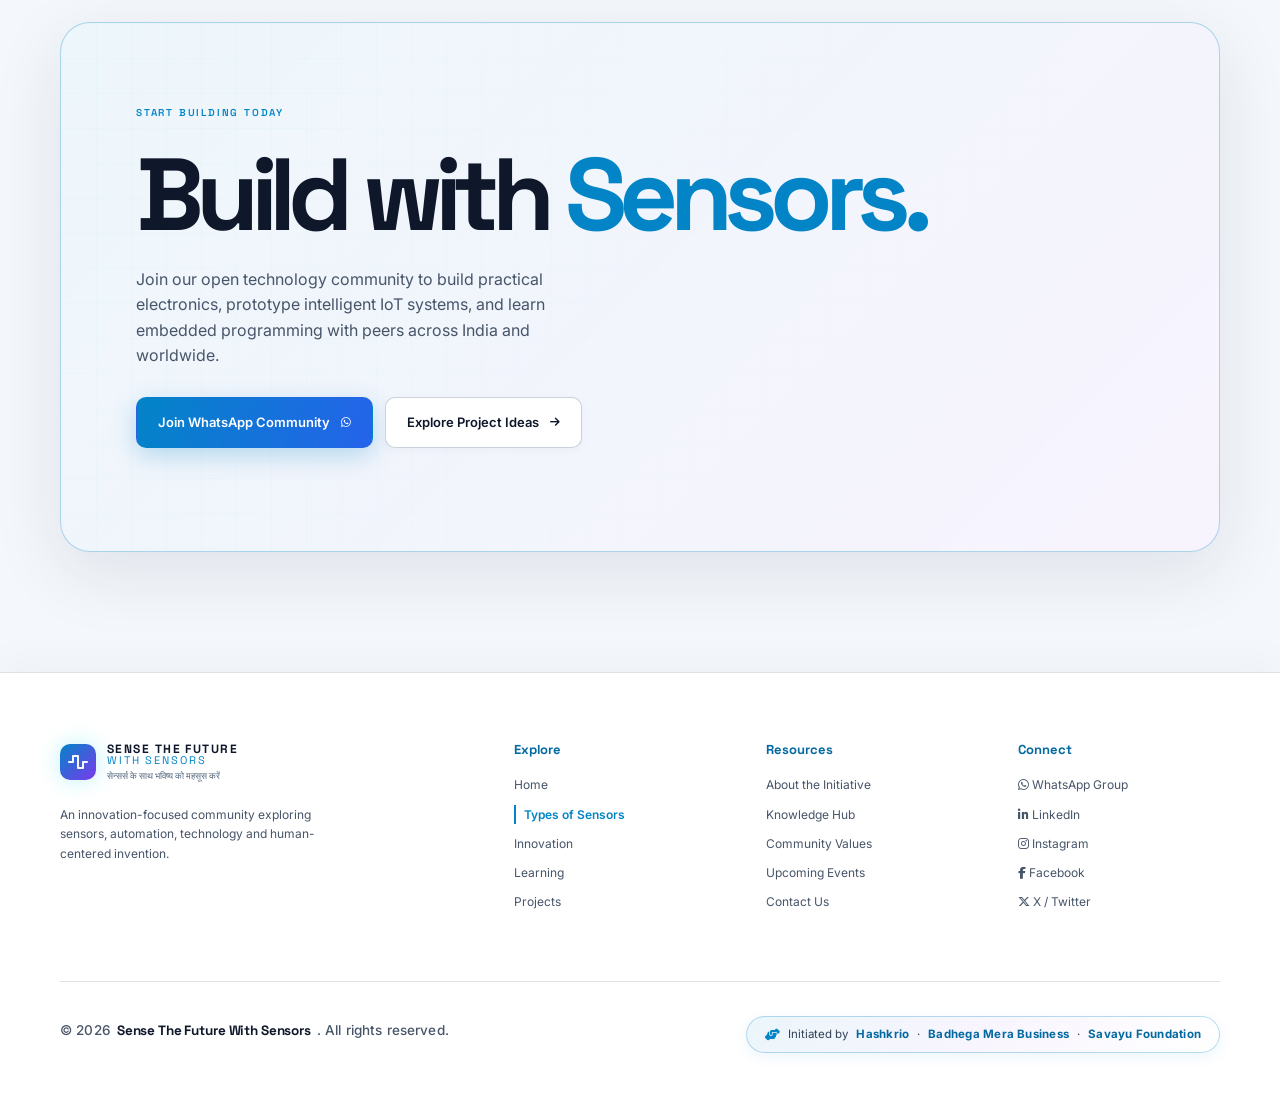
<file: sensors.html>
<!doctype html>
<html lang="en">
<head>
  <meta charset="utf-8">
  <title>Sensors: Types of Sensors | Sense The Future With Sensors</title>
  <meta http-equiv="refresh" content="0; url=types-of-sensors.html">
  <link rel="canonical" href="types-of-sensors.html">
  <script>window.location.replace("types-of-sensors.html");</script>
</head>
<body>
  <p>Redirecting to <a href="types-of-sensors.html">Types of Sensors</a>...</p>
</body>
</html>
</file>
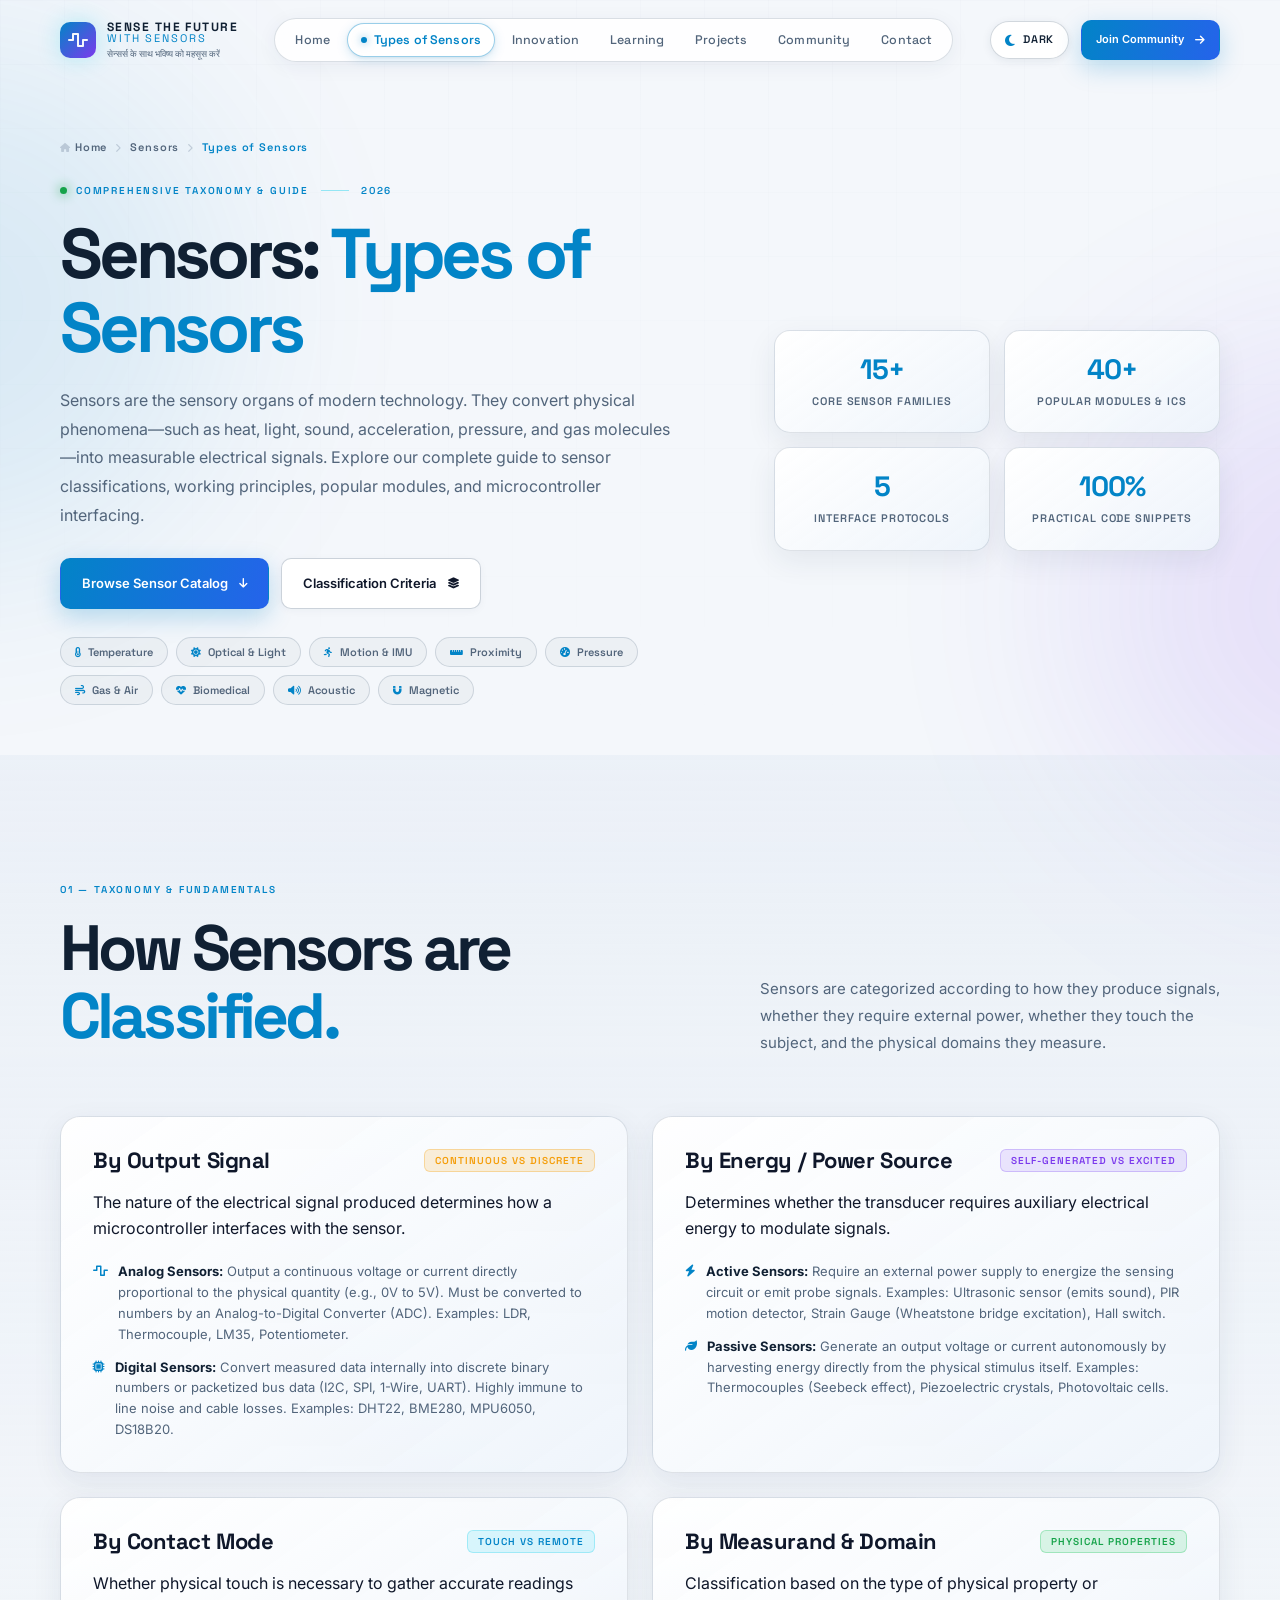
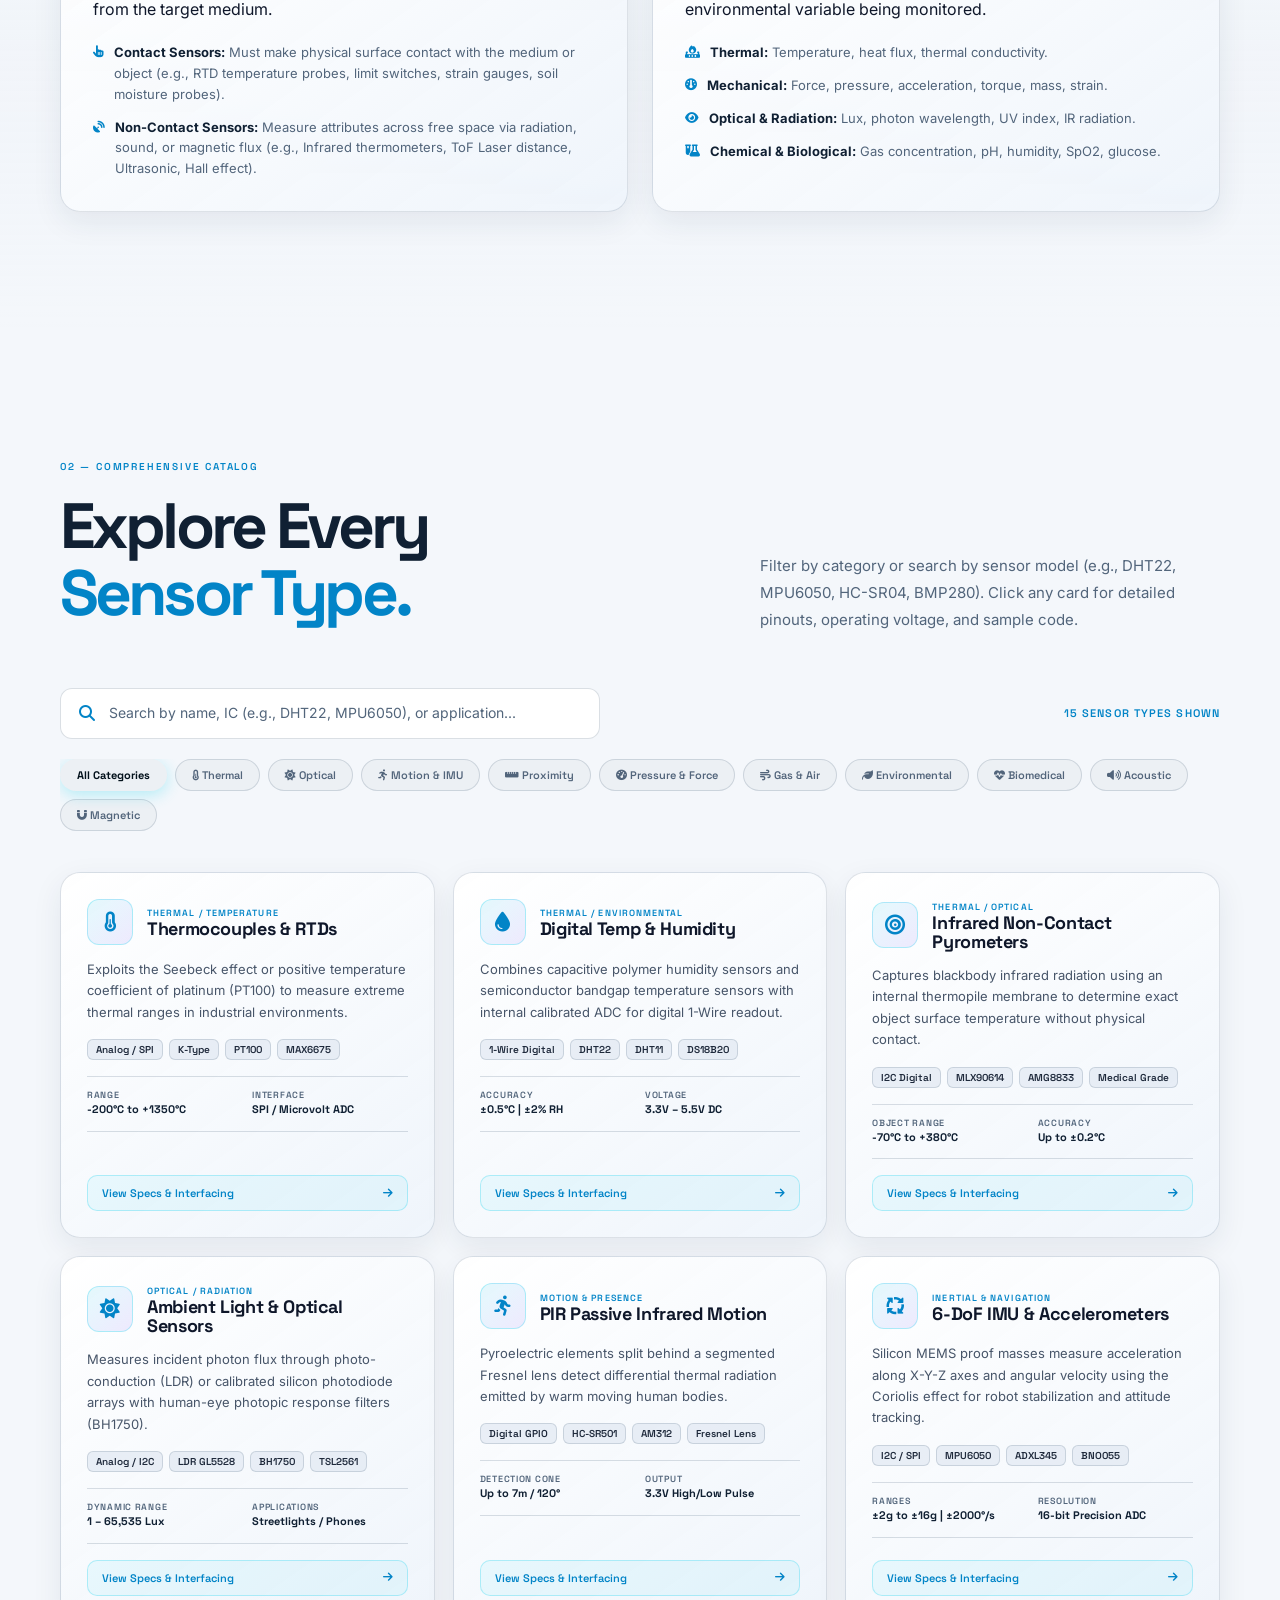
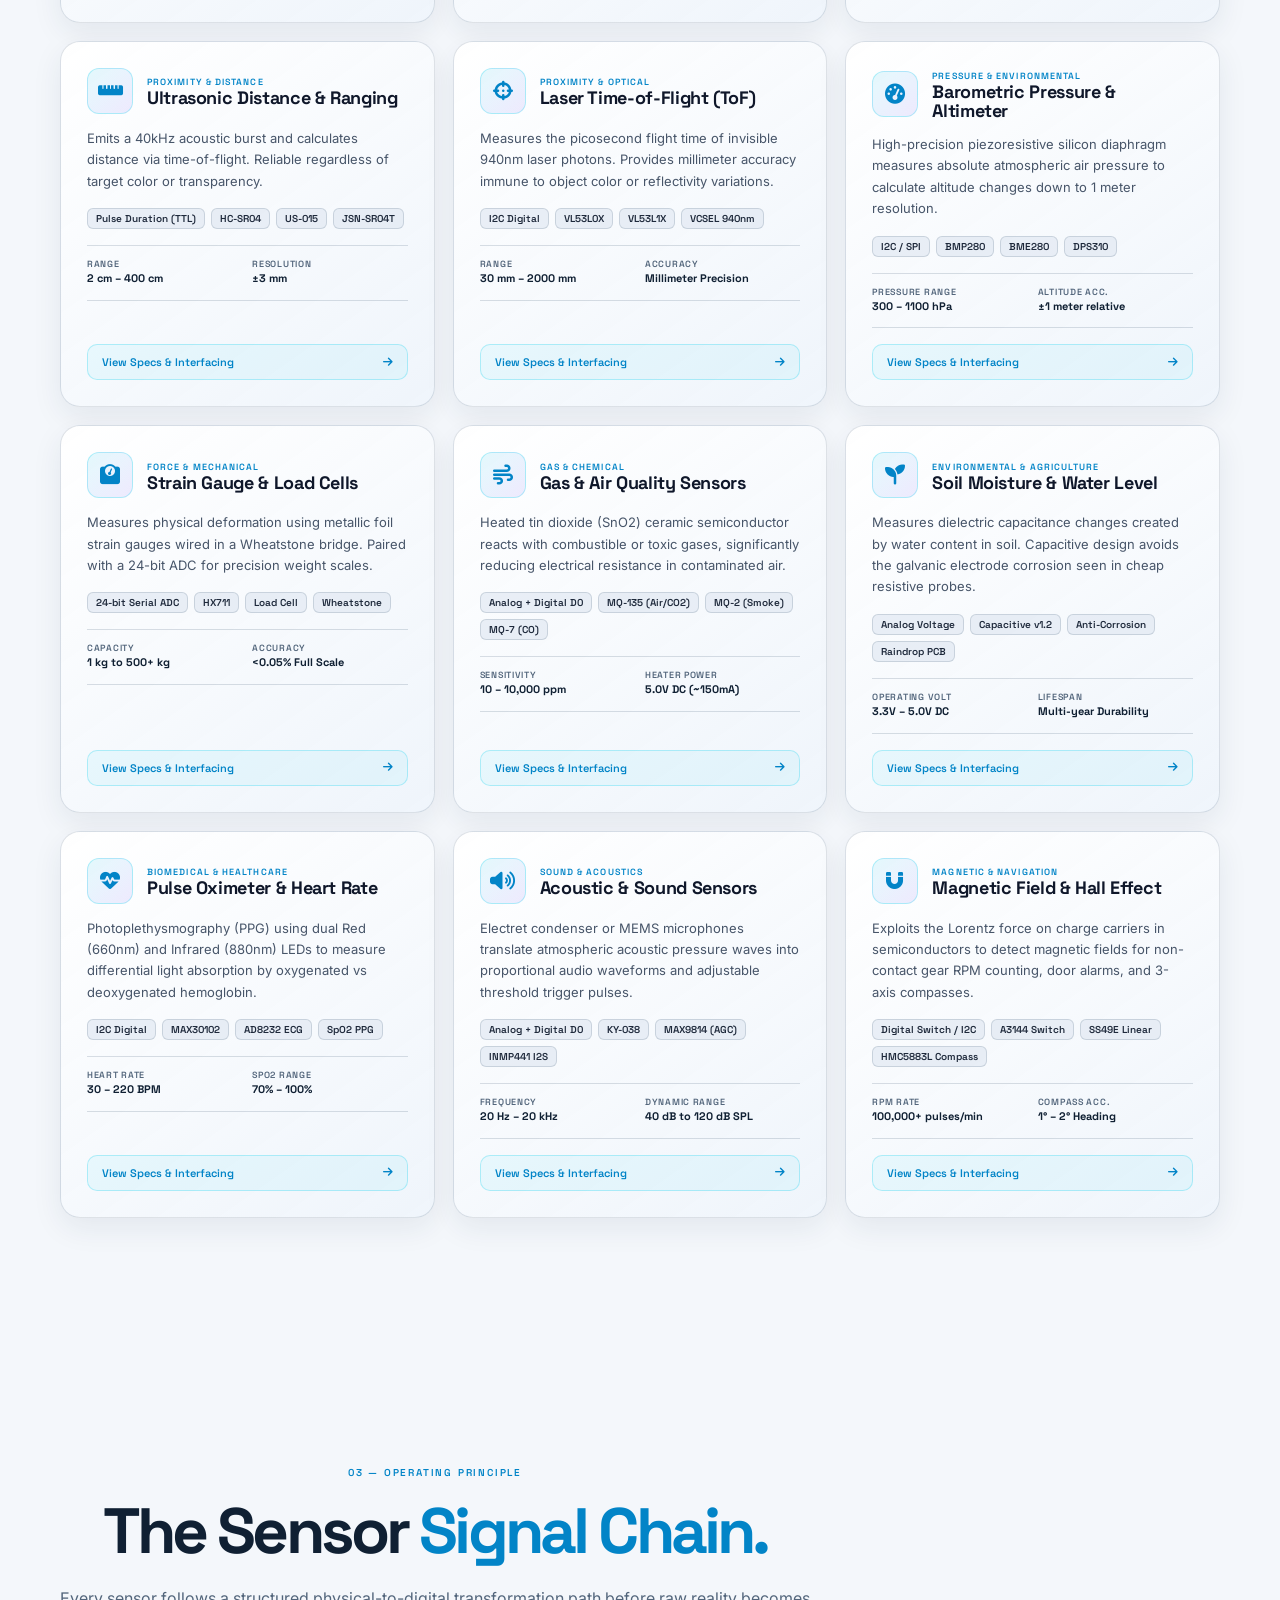
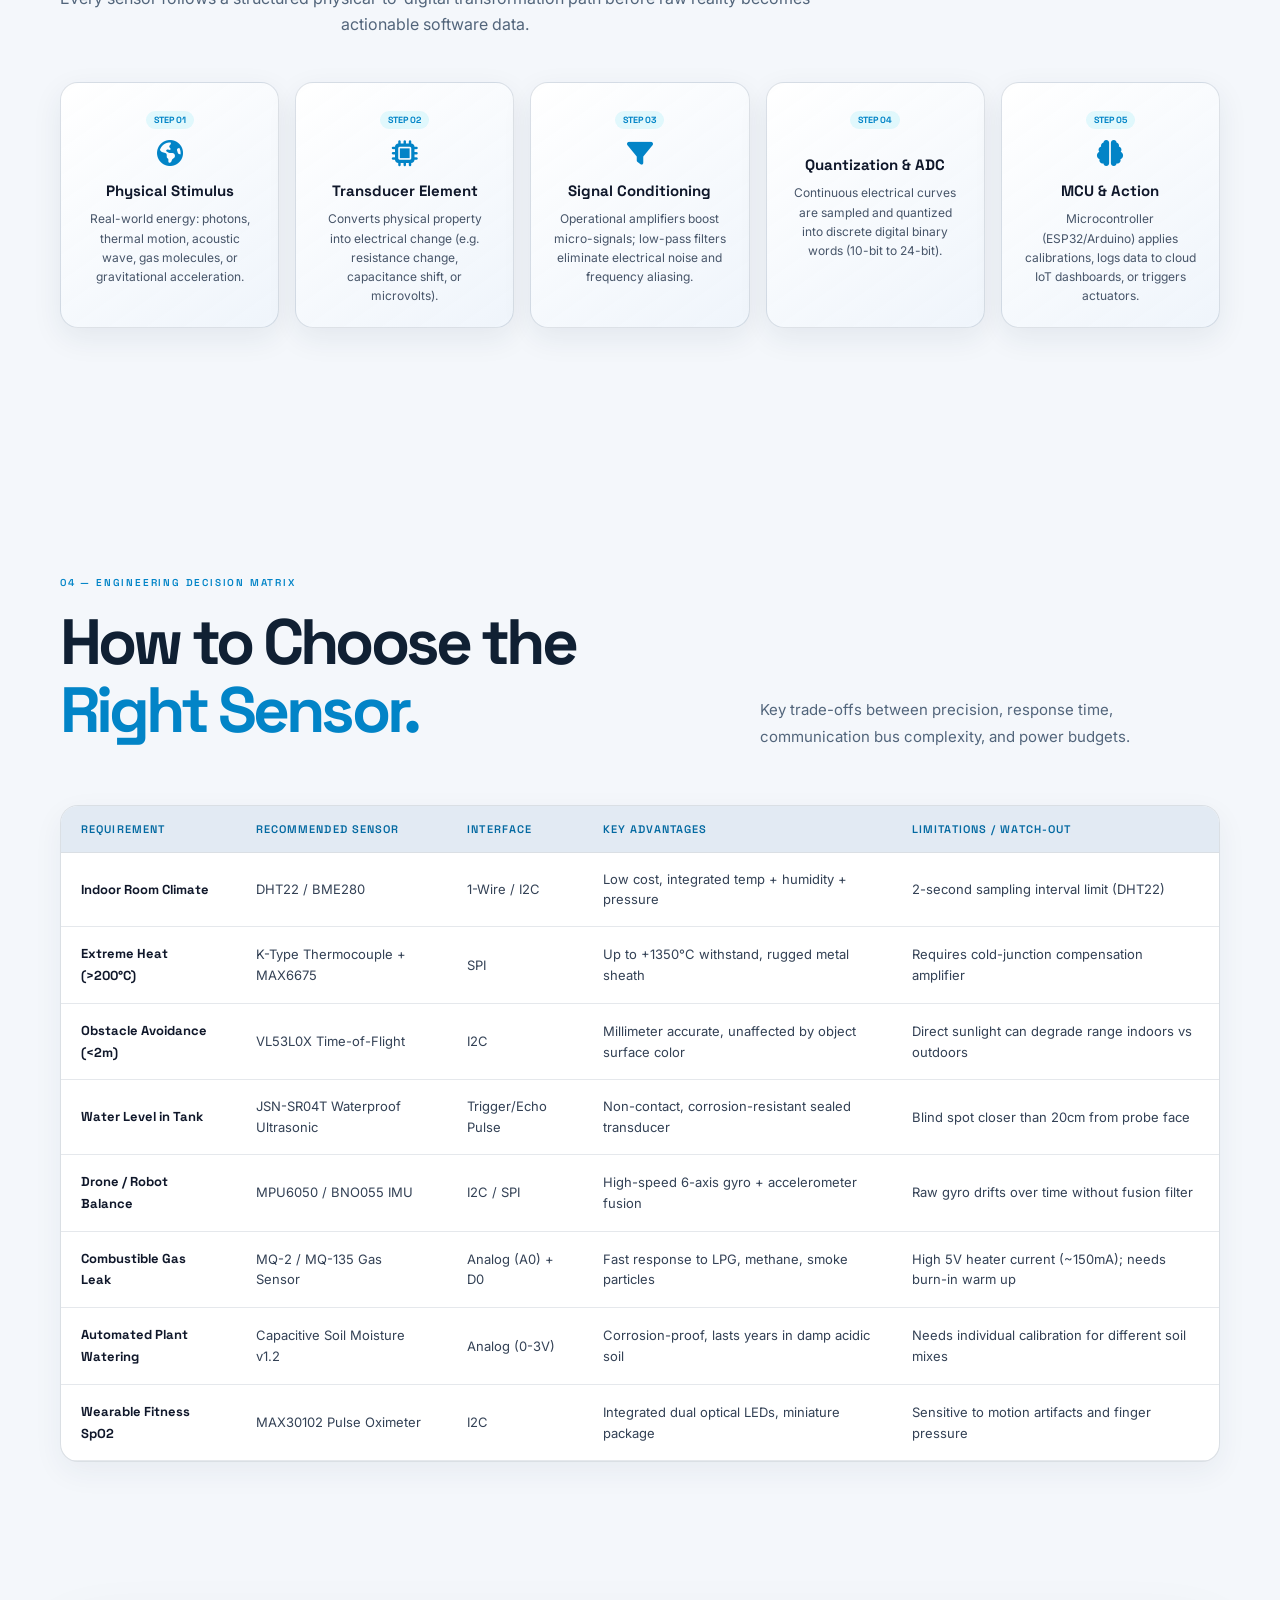
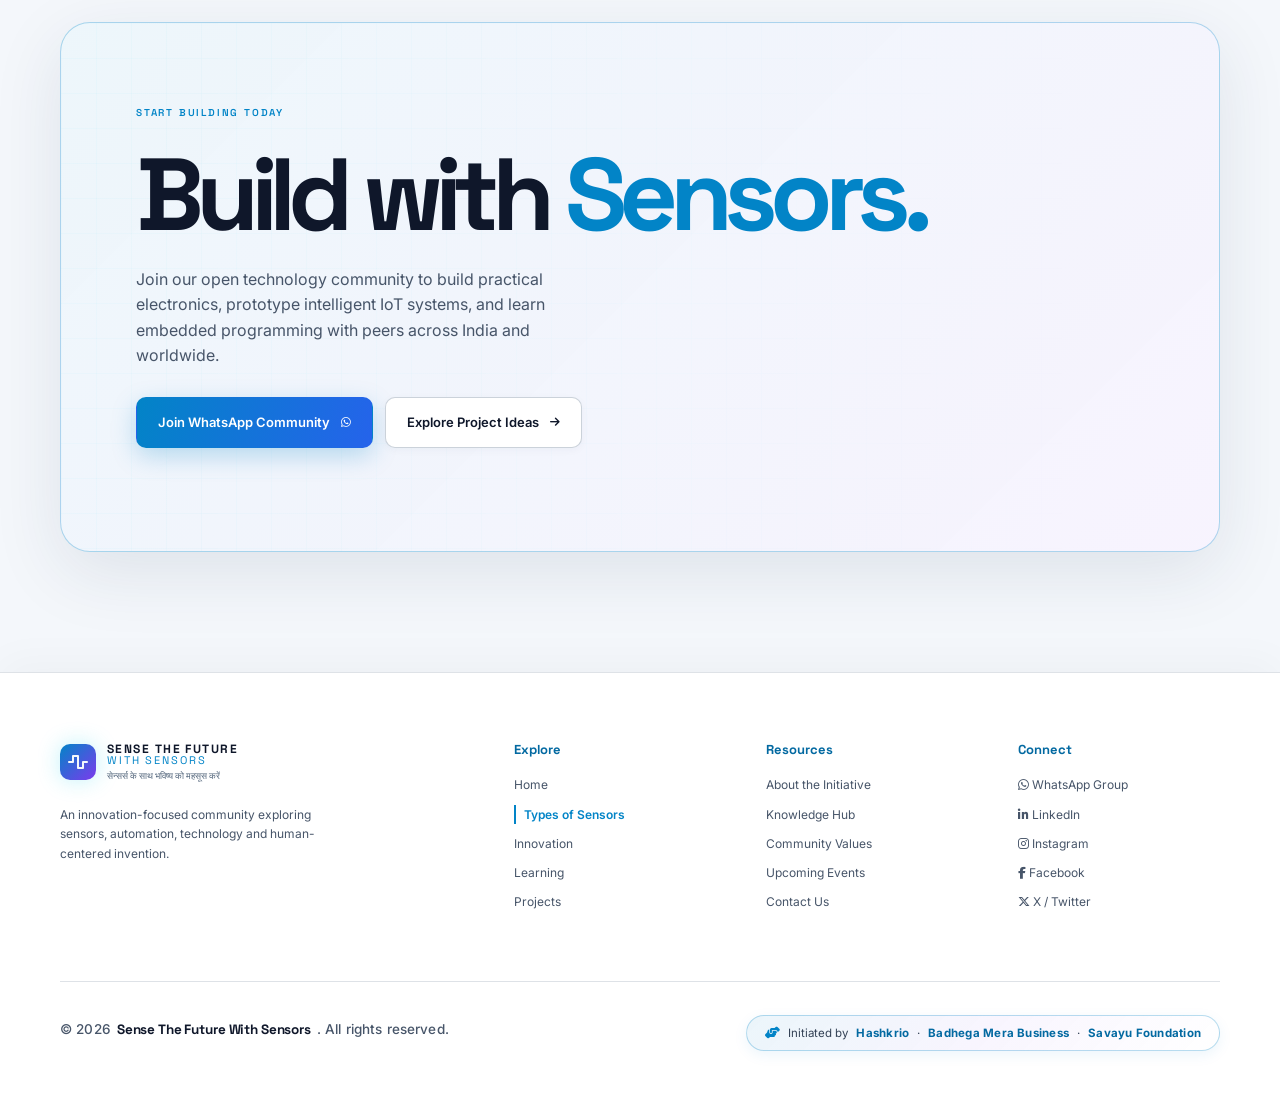
<file: types-of-sensors.html>
<!doctype html>
<html lang="en" data-theme="light">
<head>
  <meta charset="utf-8">
  <meta name="viewport" content="width=device-width, initial-scale=1">
  <title>Types of Sensors: Working Principles & Complete Guide | Sense The Future</title>
  <meta name="description" content="Comprehensive guide to all sensor types: Thermal, Optical, Motion, Proximity, Pressure, Gas, and Biomedical. Working principles, pinouts, and microcontroller interfacing.">
  <meta name="keywords" content="types of sensors, sensor classification, analog vs digital sensors, active vs passive sensors, temperature sensor, ultrasonic sensor, accelerometer, IoT sensors, Arduino sensors, sensor pinouts">
  <meta name="author" content="Sense The Future With Sensors Community">
  <meta name="robots" content="index, follow, max-snippet:-1, max-image-preview:large, max-video-preview:-1">
  <meta name="theme-color" content="#f4f7fb">
  <script>(function(){try{var t=localStorage.getItem("sensor-theme");if(t)document.documentElement.dataset.theme=t;}catch(e){}})();</script>
  
  <link rel="icon" type="image/svg+xml" href="assets/favicon.svg">
  <link rel="manifest" href="site.webmanifest">
  <link rel="canonical" href="https://sensethefuture.in/types-of-sensors.html">

  <!-- Open Graph / Facebook / LinkedIn / WhatsApp -->
  <meta property="og:type" content="article">
  <meta property="og:site_name" content="Sense The Future With Sensors">
  <meta property="og:url" content="https://sensethefuture.in/types-of-sensors.html">
  <meta property="og:title" content="Types of Sensors: Working Principles & Complete Guide | Sense The Future">
  <meta property="og:description" content="Comprehensive guide to all sensor types: Thermal, Optical, Motion, Proximity, Pressure, Gas, and Biomedical. Working principles, pinouts, and microcontroller interfacing.">
  <meta property="og:image" content="https://sensethefuture.in/assets/hero-banner.png">
  <meta property="og:image:width" content="1200">
  <meta property="og:image:height" content="630">
  <meta property="og:image:alt" content="Guide to Sensor Types and Classifications">
  <meta property="og:locale" content="en_US">

  <!-- Twitter Card -->
  <meta name="twitter:card" content="summary_large_image">
  <meta name="twitter:url" content="https://sensethefuture.in/types-of-sensors.html">
  <meta name="twitter:title" content="Types of Sensors: Working Principles & Complete Guide | Sense The Future">
  <meta name="twitter:description" content="Comprehensive guide to all sensor types: Thermal, Optical, Motion, Proximity, Pressure, Gas, and Biomedical. Working principles, pinouts, and microcontroller interfacing.">
  <meta name="twitter:image" content="https://sensethefuture.in/assets/hero-banner.png">
  <meta name="twitter:image:alt" content="Guide to Sensor Types and Classifications">

  <!-- Schema.org JSON-LD Structured Data -->
  <script type="application/ld+json">
  {
    "@context": "https://schema.org",
    "@graph": [
      {
        "@type": "BreadcrumbList",
        "itemListElement": [
          {
            "@type": "ListItem",
            "position": 1,
            "name": "Home",
            "item": "https://sensethefuture.in/"
          },
          {
            "@type": "ListItem",
            "position": 2,
            "name": "Types of Sensors",
            "item": "https://sensethefuture.in/types-of-sensors.html"
          }
        ]
      },
      {
        "@type": "TechArticle",
        "headline": "Types of Sensors: Working Principles & Complete Guide",
        "description": "Comprehensive reference guide detailing sensor working mechanisms, classifications (analog vs digital, active vs passive), pinout specifications, and circuit interfacing tips.",
        "url": "https://sensethefuture.in/types-of-sensors.html",
        "image": "https://sensethefuture.in/assets/hero-banner.png",
        "author": {
          "@type": "Organization",
          "name": "Sense The Future With Sensors"
        },
        "publisher": {
          "@type": "Organization",
          "name": "Sense The Future With Sensors",
          "logo": {
            "@type": "ImageObject",
            "url": "https://sensethefuture.in/assets/images/Sense%20the%20Future%20with%20Sensors-%20Logo.png"
          }
        },
        "inLanguage": "en-US",
        "about": [
          "Temperature Sensors",
          "Pressure Sensors",
          "Optical Sensors",
          "Motion Sensors",
          "Ultrasonic Distance Sensors",
          "Gas & Air Quality Sensors"
        ]
      }
    ]
  }
  </script>

  <link rel="preconnect" href="https://fonts.googleapis.com">
  <link rel="preconnect" href="https://fonts.gstatic.com" crossorigin>
  <link href="https://fonts.googleapis.com/css2?family=Inter:wght@400;500;600;700;800&family=Space+Grotesk:wght@400;500;600;700&display=swap" rel="stylesheet">
  <link rel="stylesheet" href="https://cdnjs.cloudflare.com/ajax/libs/font-awesome/6.5.2/css/all.min.css">
  <link rel="stylesheet" href="css/style.css">
  <script src="js/main.js" defer></script>
</head>
<body>
  <div class="site-glow site-glow-one" aria-hidden="true"></div>
  <div class="site-glow site-glow-two" aria-hidden="true"></div>

  <!-- Header & Navigation -->
  <header class="site-header" id="top">
    <div class="container nav-wrap">
      <a class="brand" href="index.html" aria-label="Sense The Future With Sensors home">
        <span class="brand-mark"><i class="fa-solid fa-wave-square"></i></span>
        <span><strong>SENSE THE FUTURE</strong><small>WITH SENSORS</small><em>सेन्सर्स के साथ भविष्य को महसूस करें</em></span>
      </a>
      <nav class="primary-nav" id="primary-nav" aria-label="Primary navigation">
        <a href="index.html">Home</a>
        <a href="types-of-sensors.html" class="active" aria-current="page">Types of Sensors</a>
        <a href="innovation.html">Innovation</a>
        <a href="learning.html">Learning</a>
        <a href="projects.html">Projects</a>
        <a href="index.html#community">Community</a>
        <a href="index.html#contact">Contact</a>
        <a class="button button-small button-primary drawer-cta" href="https://chat.whatsapp.com/LUz2uedTbJv85oK4r1rBTY" target="_blank" rel="noopener noreferrer">Join Community <i class="fa-solid fa-arrow-right"></i></a>
      </nav>
      <div class="nav-actions">
        <button class="theme-toggle" type="button" aria-label="Switch to dark theme" aria-pressed="true" title="Toggle color theme"><i class="fa-solid fa-moon"></i><span>Dark</span></button>
        <a class="button button-small button-primary header-cta" href="https://chat.whatsapp.com/LUz2uedTbJv85oK4r1rBTY" target="_blank" rel="noopener noreferrer">Join Community <i class="fa-solid fa-arrow-right"></i></a>
        <button class="menu-toggle" type="button" aria-expanded="false" aria-controls="primary-nav" aria-label="Open navigation"><i class="fa-solid fa-bars"></i></button>
      </div>
    </div>
  </header>

  <main>
    <!-- Page Hero -->
    <section class="page-hero section-pad">
      <div class="container">
        <div class="breadcrumbs">
          <a href="index.html"><i class="fa-solid fa-house"></i> Home</a>
          <i class="fa-solid fa-chevron-right"></i>
          <a href="index.html#sensors">Sensors</a>
          <i class="fa-solid fa-chevron-right"></i>
          <span>Types of Sensors</span>
        </div>

        <div class="page-hero-grid">
          <div class="reveal">
            <span class="eyebrow"><span class="status-dot"></span> Comprehensive Taxonomy &amp; Guide <span class="eyebrow-rule"></span> 2026</span>
            <h1>Sensors: <span>Types of Sensors</span></h1>
            <p class="page-hero-lead">Sensors are the sensory organs of modern technology. They convert physical phenomena—such as heat, light, sound, acceleration, pressure, and gas molecules—into measurable electrical signals. Explore our complete guide to sensor classifications, working principles, popular modules, and microcontroller interfacing.</p>
            <div class="button-row">
              <a class="button button-primary" href="#catalog">Browse Sensor Catalog <i class="fa-solid fa-arrow-down"></i></a>
              <a class="button button-ghost" href="#classification">Classification Criteria <i class="fa-solid fa-layer-group"></i></a>
            </div>
            <div class="quick-jumps" aria-label="Quick Category Jump">
              <a class="jump-chip" href="#catalog"><i class="fa-solid fa-temperature-half"></i> Temperature</a>
              <a class="jump-chip" href="#catalog"><i class="fa-solid fa-sun"></i> Optical &amp; Light</a>
              <a class="jump-chip" href="#catalog"><i class="fa-solid fa-person-running"></i> Motion &amp; IMU</a>
              <a class="jump-chip" href="#catalog"><i class="fa-solid fa-ruler-horizontal"></i> Proximity</a>
              <a class="jump-chip" href="#catalog"><i class="fa-solid fa-gauge-high"></i> Pressure</a>
              <a class="jump-chip" href="#catalog"><i class="fa-solid fa-wind"></i> Gas &amp; Air</a>
              <a class="jump-chip" href="#catalog"><i class="fa-solid fa-heart-pulse"></i> Biomedical</a>
              <a class="jump-chip" href="#catalog"><i class="fa-solid fa-volume-high"></i> Acoustic</a>
              <a class="jump-chip" href="#catalog"><i class="fa-solid fa-magnet"></i> Magnetic</a>
            </div>
          </div>

          <div class="stats-badge-grid reveal">
            <div class="stat-box">
              <b>15+</b>
              <small>Core Sensor Families</small>
            </div>
            <div class="stat-box">
              <b>40+</b>
              <small>Popular Modules &amp; ICs</small>
            </div>
            <div class="stat-box">
              <b>5</b>
              <small>Interface Protocols</small>
            </div>
            <div class="stat-box">
              <b>100%</b>
              <small>Practical Code Snippets</small>
            </div>
          </div>
        </div>
      </div>
    </section>

    <!-- Fundamental Sensor Classifications -->
    <section class="section-pad classification-section" id="classification">
      <div class="container">
        <div class="section-heading-row reveal">
          <div>
            <span class="eyebrow">01 — Taxonomy &amp; Fundamentals</span>
            <h2>How Sensors are<br><span>Classified.</span></h2>
          </div>
          <p>Sensors are categorized according to how they produce signals, whether they require external power, whether they touch the subject, and the physical domains they measure.</p>
        </div>

        <!-- Classification Comparison Grid -->
        <div class="comparison-grid">
          <!-- Analog vs Digital -->
          <article class="comparison-card highlight reveal">
            <div class="comparison-header">
              <h3>By Output Signal</h3>
              <span class="comparison-badge badge-analog">Continuous vs Discrete</span>
            </div>
            <p>The nature of the electrical signal produced determines how a microcontroller interfaces with the sensor.</p>
            <ul>
              <li>
                <i class="fa-solid fa-wave-square"></i>
                <div>
                  <strong>Analog Sensors:</strong> Output a continuous voltage or current directly proportional to the physical quantity (e.g., 0V to 5V). Must be converted to numbers by an Analog-to-Digital Converter (ADC). Examples: LDR, Thermocouple, LM35, Potentiometer.
                </div>
              </li>
              <li>
                <i class="fa-solid fa-microchip"></i>
                <div>
                  <strong>Digital Sensors:</strong> Convert measured data internally into discrete binary numbers or packetized bus data (I2C, SPI, 1-Wire, UART). Highly immune to line noise and cable losses. Examples: DHT22, BME280, MPU6050, DS18B20.
                </div>
              </li>
            </ul>
          </article>

          <!-- Active vs Passive -->
          <article class="comparison-card reveal">
            <div class="comparison-header">
              <h3>By Energy / Power Source</h3>
              <span class="comparison-badge badge-active">Self-Generated vs Excited</span>
            </div>
            <p>Determines whether the transducer requires auxiliary electrical energy to modulate signals.</p>
            <ul>
              <li>
                <i class="fa-solid fa-bolt"></i>
                <div>
                  <strong>Active Sensors:</strong> Require an external power supply to energize the sensing circuit or emit probe signals. Examples: Ultrasonic sensor (emits sound), PIR motion detector, Strain Gauge (Wheatstone bridge excitation), Hall switch.
                </div>
              </li>
              <li>
                <i class="fa-solid fa-leaf"></i>
                <div>
                  <strong>Passive Sensors:</strong> Generate an output voltage or current autonomously by harvesting energy directly from the physical stimulus itself. Examples: Thermocouples (Seebeck effect), Piezoelectric crystals, Photovoltaic cells.
                </div>
              </li>
            </ul>
          </article>

          <!-- Contact vs Non-Contact -->
          <article class="comparison-card reveal">
            <div class="comparison-header">
              <h3>By Contact Mode</h3>
              <span class="comparison-badge badge-digital">Touch vs Remote</span>
            </div>
            <p>Whether physical touch is necessary to gather accurate readings from the target medium.</p>
            <ul>
              <li>
                <i class="fa-solid fa-hand-pointer"></i>
                <div>
                  <strong>Contact Sensors:</strong> Must make physical surface contact with the medium or object (e.g., RTD temperature probes, limit switches, strain gauges, soil moisture probes).
                </div>
              </li>
              <li>
                <i class="fa-solid fa-satellite-dish"></i>
                <div>
                  <strong>Non-Contact Sensors:</strong> Measure attributes across free space via radiation, sound, or magnetic flux (e.g., Infrared thermometers, ToF Laser distance, Ultrasonic, Hall effect).
                </div>
              </li>
            </ul>
          </article>

          <!-- By Physical Domain -->
          <article class="comparison-card reveal">
            <div class="comparison-header">
              <h3>By Measurand &amp; Domain</h3>
              <span class="comparison-badge badge-passive">Physical Properties</span>
            </div>
            <p>Classification based on the type of physical property or environmental variable being monitored.</p>
            <ul>
              <li>
                <i class="fa-solid fa-fire-burner"></i>
                <div><strong>Thermal:</strong> Temperature, heat flux, thermal conductivity.</div>
              </li>
              <li>
                <i class="fa-solid fa-gauge"></i>
                <div><strong>Mechanical:</strong> Force, pressure, acceleration, torque, mass, strain.</div>
              </li>
              <li>
                <i class="fa-solid fa-eye"></i>
                <div><strong>Optical &amp; Radiation:</strong> Lux, photon wavelength, UV index, IR radiation.</div>
              </li>
              <li>
                <i class="fa-solid fa-flask-vial"></i>
                <div><strong>Chemical &amp; Biological:</strong> Gas concentration, pH, humidity, SpO2, glucose.</div>
              </li>
            </ul>
          </article>
        </div>
      </div>
    </section>

    <!-- Interactive Sensor Catalog Section -->
    <section class="section-pad" id="catalog">
      <div class="container">
        <div class="section-heading-row reveal">
          <div>
            <span class="eyebrow">02 — Comprehensive Catalog</span>
            <h2>Explore Every<br><span>Sensor Type.</span></h2>
          </div>
          <p>Filter by category or search by sensor model (e.g., DHT22, MPU6050, HC-SR04, BMP280). Click any card for detailed pinouts, operating voltage, and sample code.</p>
        </div>

        <!-- Catalog Toolbar -->
        <div class="catalog-toolbar reveal">
          <div style="display:flex;justify-content:space-between;align-items:center;flex-wrap:wrap;gap:15px;">
            <div class="catalog-search-wrap">
              <i class="fa-solid fa-magnifying-glass"></i>
              <input type="search" id="catalog-search" placeholder="Search by name, IC (e.g., DHT22, MPU6050), or application..." aria-label="Search sensor types">
            </div>
            <div id="visible-count" style="font:600 11px 'Space Grotesk';color:var(--cyan);letter-spacing:.1em;text-transform:uppercase;">15 Sensor Types Shown</div>
          </div>

          <!-- Category Filter Tabs -->
          <div class="filter-tabs" role="tablist" aria-label="Sensor category filters">
            <button class="filter-btn active" type="button" data-filter="all">All Categories</button>
            <button class="filter-btn" type="button" data-filter="thermal"><i class="fa-solid fa-temperature-half"></i> Thermal</button>
            <button class="filter-btn" type="button" data-filter="optical"><i class="fa-solid fa-sun"></i> Optical</button>
            <button class="filter-btn" type="button" data-filter="motion"><i class="fa-solid fa-person-running"></i> Motion &amp; IMU</button>
            <button class="filter-btn" type="button" data-filter="proximity"><i class="fa-solid fa-ruler-horizontal"></i> Proximity</button>
            <button class="filter-btn" type="button" data-filter="pressure"><i class="fa-solid fa-gauge-high"></i> Pressure &amp; Force</button>
            <button class="filter-btn" type="button" data-filter="gas"><i class="fa-solid fa-wind"></i> Gas &amp; Air</button>
            <button class="filter-btn" type="button" data-filter="environmental"><i class="fa-solid fa-leaf"></i> Environmental</button>
            <button class="filter-btn" type="button" data-filter="biomedical"><i class="fa-solid fa-heart-pulse"></i> Biomedical</button>
            <button class="filter-btn" type="button" data-filter="sound"><i class="fa-solid fa-volume-high"></i> Acoustic</button>
            <button class="filter-btn" type="button" data-filter="magnetic"><i class="fa-solid fa-magnet"></i> Magnetic</button>
          </div>
        </div>

        <!-- Catalog Grid -->
        <div class="catalog-grid" id="catalog-grid">

          <!-- 1. Thermocouples & RTDs -->
          <article class="catalog-card reveal" data-category="thermal" data-search="thermocouple rtd pt100 max6675 temperature thermal heat industrial furnace analog spi">
            <div>
              <div class="card-top">
                <div class="card-icon-title">
                  <div class="card-icon"><i class="fa-solid fa-temperature-half"></i></div>
                  <div>
                    <span class="card-category-tag">Thermal / Temperature</span>
                    <h3>Thermocouples &amp; RTDs</h3>
                  </div>
                </div>
              </div>
              <p class="card-desc">Exploits the Seebeck effect or positive temperature coefficient of platinum (PT100) to measure extreme thermal ranges in industrial environments.</p>
              <div class="card-chips">
                <span class="card-chip signal-chip">Analog / SPI</span>
                <span class="card-chip">K-Type</span>
                <span class="card-chip">PT100</span>
                <span class="card-chip">MAX6675</span>
              </div>
              <div class="card-spec-row">
                <div class="card-spec-item">
                  <span>Range</span>
                  <strong>-200°C to +1350°C</strong>
                </div>
                <div class="card-spec-item">
                  <span>Interface</span>
                  <strong>SPI / Microvolt ADC</strong>
                </div>
              </div>
            </div>
            <button class="card-action-btn" type="button" data-spec-key="thermocouple">View Specs &amp; Interfacing <i class="fa-solid fa-arrow-right"></i></button>
          </article>

          <!-- 2. Digital Temperature & Humidity -->
          <article class="catalog-card reveal" data-category="thermal" data-search="digital temperature humidity dht22 dht11 am2302 ds18b20 1-wire weather climate room">
            <div>
              <div class="card-top">
                <div class="card-icon-title">
                  <div class="card-icon"><i class="fa-solid fa-droplet"></i></div>
                  <div>
                    <span class="card-category-tag">Thermal / Environmental</span>
                    <h3>Digital Temp &amp; Humidity</h3>
                  </div>
                </div>
              </div>
              <p class="card-desc">Combines capacitive polymer humidity sensors and semiconductor bandgap temperature sensors with internal calibrated ADC for digital 1-Wire readout.</p>
              <div class="card-chips">
                <span class="card-chip signal-chip">1-Wire Digital</span>
                <span class="card-chip">DHT22</span>
                <span class="card-chip">DHT11</span>
                <span class="card-chip">DS18B20</span>
              </div>
              <div class="card-spec-row">
                <div class="card-spec-item">
                  <span>Accuracy</span>
                  <strong>±0.5°C | ±2% RH</strong>
                </div>
                <div class="card-spec-item">
                  <span>Voltage</span>
                  <strong>3.3V – 5.5V DC</strong>
                </div>
              </div>
            </div>
            <button class="card-action-btn" type="button" data-spec-key="digital-temp">View Specs &amp; Interfacing <i class="fa-solid fa-arrow-right"></i></button>
          </article>

          <!-- 3. Infrared Pyrometers -->
          <article class="catalog-card reveal" data-category="thermal" data-search="infrared pyrometer non-contact mlx90614 amg8833 thermal camera forehead medical i2c">
            <div>
              <div class="card-top">
                <div class="card-icon-title">
                  <div class="card-icon"><i class="fa-solid fa-bullseye"></i></div>
                  <div>
                    <span class="card-category-tag">Thermal / Optical</span>
                    <h3>Infrared Non-Contact Pyrometers</h3>
                  </div>
                </div>
              </div>
              <p class="card-desc">Captures blackbody infrared radiation using an internal thermopile membrane to determine exact object surface temperature without physical contact.</p>
              <div class="card-chips">
                <span class="card-chip signal-chip">I2C Digital</span>
                <span class="card-chip">MLX90614</span>
                <span class="card-chip">AMG8833</span>
                <span class="card-chip">Medical Grade</span>
              </div>
              <div class="card-spec-row">
                <div class="card-spec-item">
                  <span>Object Range</span>
                  <strong>-70°C to +380°C</strong>
                </div>
                <div class="card-spec-item">
                  <span>Accuracy</span>
                  <strong>Up to ±0.2°C</strong>
                </div>
              </div>
            </div>
            <button class="card-action-btn" type="button" data-spec-key="infrared-temp">View Specs &amp; Interfacing <i class="fa-solid fa-arrow-right"></i></button>
          </article>

          <!-- 4. Light & Optical -->
          <article class="catalog-card reveal" data-category="optical" data-search="light optical sensor ldr photoresistor bh1750 lux photodiode ambient sunlight solar">
            <div>
              <div class="card-top">
                <div class="card-icon-title">
                  <div class="card-icon"><i class="fa-solid fa-sun"></i></div>
                  <div>
                    <span class="card-category-tag">Optical / Radiation</span>
                    <h3>Ambient Light &amp; Optical Sensors</h3>
                  </div>
                </div>
              </div>
              <p class="card-desc">Measures incident photon flux through photo-conduction (LDR) or calibrated silicon photodiode arrays with human-eye photopic response filters (BH1750).</p>
              <div class="card-chips">
                <span class="card-chip signal-chip">Analog / I2C</span>
                <span class="card-chip">LDR GL5528</span>
                <span class="card-chip">BH1750</span>
                <span class="card-chip">TSL2561</span>
              </div>
              <div class="card-spec-row">
                <div class="card-spec-item">
                  <span>Dynamic Range</span>
                  <strong>1 – 65,535 Lux</strong>
                </div>
                <div class="card-spec-item">
                  <span>Applications</span>
                  <strong>Streetlights / Phones</strong>
                </div>
              </div>
            </div>
            <button class="card-action-btn" type="button" data-spec-key="light-ambient">View Specs &amp; Interfacing <i class="fa-solid fa-arrow-right"></i></button>
          </article>

          <!-- 5. PIR Motion Detectors -->
          <article class="catalog-card reveal" data-category="motion" data-search="motion pir passive infrared hc-sr501 am312 presence human alarm security gpio">
            <div>
              <div class="card-top">
                <div class="card-icon-title">
                  <div class="card-icon"><i class="fa-solid fa-person-running"></i></div>
                  <div>
                    <span class="card-category-tag">Motion &amp; Presence</span>
                    <h3>PIR Passive Infrared Motion</h3>
                  </div>
                </div>
              </div>
              <p class="card-desc">Pyroelectric elements split behind a segmented Fresnel lens detect differential thermal radiation emitted by warm moving human bodies.</p>
              <div class="card-chips">
                <span class="card-chip signal-chip">Digital GPIO</span>
                <span class="card-chip">HC-SR501</span>
                <span class="card-chip">AM312</span>
                <span class="card-chip">Fresnel Lens</span>
              </div>
              <div class="card-spec-row">
                <div class="card-spec-item">
                  <span>Detection Cone</span>
                  <strong>Up to 7m / 120°</strong>
                </div>
                <div class="card-spec-item">
                  <span>Output</span>
                  <strong>3.3V High/Low Pulse</strong>
                </div>
              </div>
            </div>
            <button class="card-action-btn" type="button" data-spec-key="motion-pir">View Specs &amp; Interfacing <i class="fa-solid fa-arrow-right"></i></button>
          </article>

          <!-- 6. IMU & Accelerometers -->
          <article class="catalog-card reveal" data-category="motion" data-search="imu accelerometer gyroscope mpu6050 bno055 tilt orientation drone balance robotics mems i2c">
            <div>
              <div class="card-top">
                <div class="card-icon-title">
                  <div class="card-icon"><i class="fa-solid fa-arrows-spin"></i></div>
                  <div>
                    <span class="card-category-tag">Inertial &amp; Navigation</span>
                    <h3>6-DoF IMU &amp; Accelerometers</h3>
                  </div>
                </div>
              </div>
              <p class="card-desc">Silicon MEMS proof masses measure acceleration along X-Y-Z axes and angular velocity using the Coriolis effect for robot stabilization and attitude tracking.</p>
              <div class="card-chips">
                <span class="card-chip signal-chip">I2C / SPI</span>
                <span class="card-chip">MPU6050</span>
                <span class="card-chip">ADXL345</span>
                <span class="card-chip">BNO055</span>
              </div>
              <div class="card-spec-row">
                <div class="card-spec-item">
                  <span>Ranges</span>
                  <strong>±2g to ±16g | ±2000°/s</strong>
                </div>
                <div class="card-spec-item">
                  <span>Resolution</span>
                  <strong>16-bit Precision ADC</strong>
                </div>
              </div>
            </div>
            <button class="card-action-btn" type="button" data-spec-key="imu-accelerometer">View Specs &amp; Interfacing <i class="fa-solid fa-arrow-right"></i></button>
          </article>

          <!-- 7. Ultrasonic Distance -->
          <article class="catalog-card reveal" data-category="proximity" data-search="ultrasonic distance ranging hc-sr04 obstacle parking water tank level sound waves">
            <div>
              <div class="card-top">
                <div class="card-icon-title">
                  <div class="card-icon"><i class="fa-solid fa-ruler-horizontal"></i></div>
                  <div>
                    <span class="card-category-tag">Proximity &amp; Distance</span>
                    <h3>Ultrasonic Distance &amp; Ranging</h3>
                  </div>
                </div>
              </div>
              <p class="card-desc">Emits a 40kHz acoustic burst and calculates distance via time-of-flight. Reliable regardless of target color or transparency.</p>
              <div class="card-chips">
                <span class="card-chip signal-chip">Pulse Duration (TTL)</span>
                <span class="card-chip">HC-SR04</span>
                <span class="card-chip">US-015</span>
                <span class="card-chip">JSN-SR04T</span>
              </div>
              <div class="card-spec-row">
                <div class="card-spec-item">
                  <span>Range</span>
                  <strong>2 cm – 400 cm</strong>
                </div>
                <div class="card-spec-item">
                  <span>Resolution</span>
                  <strong>±3 mm</strong>
                </div>
              </div>
            </div>
            <button class="card-action-btn" type="button" data-spec-key="proximity-ultrasonic">View Specs &amp; Interfacing <i class="fa-solid fa-arrow-right"></i></button>
          </article>

          <!-- 8. Laser Time-of-Flight (ToF) -->
          <article class="catalog-card reveal" data-category="proximity" data-search="laser time of flight tof vl53l0x vl53l1x lidar optics photon distance millimeter">
            <div>
              <div class="card-top">
                <div class="card-icon-title">
                  <div class="card-icon"><i class="fa-solid fa-crosshairs"></i></div>
                  <div>
                    <span class="card-category-tag">Proximity &amp; Optical</span>
                    <h3>Laser Time-of-Flight (ToF)</h3>
                  </div>
                </div>
              </div>
              <p class="card-desc">Measures the picosecond flight time of invisible 940nm laser photons. Provides millimeter accuracy immune to object color or reflectivity variations.</p>
              <div class="card-chips">
                <span class="card-chip signal-chip">I2C Digital</span>
                <span class="card-chip">VL53L0X</span>
                <span class="card-chip">VL53L1X</span>
                <span class="card-chip">VCSEL 940nm</span>
              </div>
              <div class="card-spec-row">
                <div class="card-spec-item">
                  <span>Range</span>
                  <strong>30 mm – 2000 mm</strong>
                </div>
                <div class="card-spec-item">
                  <span>Accuracy</span>
                  <strong>Millimeter Precision</strong>
                </div>
              </div>
            </div>
            <button class="card-action-btn" type="button" data-spec-key="tof-laser">View Specs &amp; Interfacing <i class="fa-solid fa-arrow-right"></i></button>
          </article>

          <!-- 9. Barometric Pressure & Altimeter -->
          <article class="catalog-card reveal" data-category="pressure" data-search="barometric pressure altimeter bmp280 bme280 altitude weather weather station i2c spi">
            <div>
              <div class="card-top">
                <div class="card-icon-title">
                  <div class="card-icon"><i class="fa-solid fa-gauge-high"></i></div>
                  <div>
                    <span class="card-category-tag">Pressure &amp; Environmental</span>
                    <h3>Barometric Pressure &amp; Altimeter</h3>
                  </div>
                </div>
              </div>
              <p class="card-desc">High-precision piezoresistive silicon diaphragm measures absolute atmospheric air pressure to calculate altitude changes down to 1 meter resolution.</p>
              <div class="card-chips">
                <span class="card-chip signal-chip">I2C / SPI</span>
                <span class="card-chip">BMP280</span>
                <span class="card-chip">BME280</span>
                <span class="card-chip">DPS310</span>
              </div>
              <div class="card-spec-row">
                <div class="card-spec-item">
                  <span>Pressure Range</span>
                  <strong>300 – 1100 hPa</strong>
                </div>
                <div class="card-spec-item">
                  <span>Altitude Acc.</span>
                  <strong>±1 meter relative</strong>
                </div>
              </div>
            </div>
            <button class="card-action-btn" type="button" data-spec-key="pressure-barometric">View Specs &amp; Interfacing <i class="fa-solid fa-arrow-right"></i></button>
          </article>

          <!-- 10. Strain Gauge & Load Cells -->
          <article class="catalog-card reveal" data-category="pressure" data-search="strain gauge load cell weight scale force hx711 wheatstone bridge 24-bit adc">
            <div>
              <div class="card-top">
                <div class="card-icon-title">
                  <div class="card-icon"><i class="fa-solid fa-weight-scale"></i></div>
                  <div>
                    <span class="card-category-tag">Force &amp; Mechanical</span>
                    <h3>Strain Gauge &amp; Load Cells</h3>
                  </div>
                </div>
              </div>
              <p class="card-desc">Measures physical deformation using metallic foil strain gauges wired in a Wheatstone bridge. Paired with a 24-bit ADC for precision weight scales.</p>
              <div class="card-chips">
                <span class="card-chip signal-chip">24-bit Serial ADC</span>
                <span class="card-chip">HX711</span>
                <span class="card-chip">Load Cell</span>
                <span class="card-chip">Wheatstone</span>
              </div>
              <div class="card-spec-row">
                <div class="card-spec-item">
                  <span>Capacity</span>
                  <strong>1 kg to 500+ kg</strong>
                </div>
                <div class="card-spec-item">
                  <span>Accuracy</span>
                  <strong>&lt;0.05% Full Scale</strong>
                </div>
              </div>
            </div>
            <button class="card-action-btn" type="button" data-spec-key="force-loadcell">View Specs &amp; Interfacing <i class="fa-solid fa-arrow-right"></i></button>
          </article>

          <!-- 11. Gas & Air Quality -->
          <article class="catalog-card reveal" data-category="gas" data-search="gas air quality mq-2 mq-135 mq-7 co2 smoke lpg hazardous gas leak analog">
            <div>
              <div class="card-top">
                <div class="card-icon-title">
                  <div class="card-icon"><i class="fa-solid fa-wind"></i></div>
                  <div>
                    <span class="card-category-tag">Gas &amp; Chemical</span>
                    <h3>Gas &amp; Air Quality Sensors</h3>
                  </div>
                </div>
              </div>
              <p class="card-desc">Heated tin dioxide (SnO2) ceramic semiconductor reacts with combustible or toxic gases, significantly reducing electrical resistance in contaminated air.</p>
              <div class="card-chips">
                <span class="card-chip signal-chip">Analog + Digital D0</span>
                <span class="card-chip">MQ-135 (Air/CO2)</span>
                <span class="card-chip">MQ-2 (Smoke)</span>
                <span class="card-chip">MQ-7 (CO)</span>
              </div>
              <div class="card-spec-row">
                <div class="card-spec-item">
                  <span>Sensitivity</span>
                  <strong>10 – 10,000 ppm</strong>
                </div>
                <div class="card-spec-item">
                  <span>Heater Power</span>
                  <strong>5.0V DC (~150mA)</strong>
                </div>
              </div>
            </div>
            <button class="card-action-btn" type="button" data-spec-key="gas-airquality">View Specs &amp; Interfacing <i class="fa-solid fa-arrow-right"></i></button>
          </article>

          <!-- 12. Soil Moisture & Water Level -->
          <article class="catalog-card reveal" data-category="environmental" data-search="soil moisture water level rain agriculture capacitive irrigation farming plants analog">
            <div>
              <div class="card-top">
                <div class="card-icon-title">
                  <div class="card-icon"><i class="fa-solid fa-seedling"></i></div>
                  <div>
                    <span class="card-category-tag">Environmental &amp; Agriculture</span>
                    <h3>Soil Moisture &amp; Water Level</h3>
                  </div>
                </div>
              </div>
              <p class="card-desc">Measures dielectric capacitance changes created by water content in soil. Capacitive design avoids the galvanic electrode corrosion seen in cheap resistive probes.</p>
              <div class="card-chips">
                <span class="card-chip signal-chip">Analog Voltage</span>
                <span class="card-chip">Capacitive v1.2</span>
                <span class="card-chip">Anti-Corrosion</span>
                <span class="card-chip">Raindrop PCB</span>
              </div>
              <div class="card-spec-row">
                <div class="card-spec-item">
                  <span>Operating Volt</span>
                  <strong>3.3V – 5.0V DC</strong>
                </div>
                <div class="card-spec-item">
                  <span>Lifespan</span>
                  <strong>Multi-year Durability</strong>
                </div>
              </div>
            </div>
            <button class="card-action-btn" type="button" data-spec-key="soil-moisture">View Specs &amp; Interfacing <i class="fa-solid fa-arrow-right"></i></button>
          </article>

          <!-- 13. Biomedical Pulse Oximeter -->
          <article class="catalog-card reveal" data-category="biomedical" data-search="biomedical pulse oximeter max30102 max30100 heart rate spo2 ecg ad8232 healthcare i2c">
            <div>
              <div class="card-top">
                <div class="card-icon-title">
                  <div class="card-icon"><i class="fa-solid fa-heart-pulse"></i></div>
                  <div>
                    <span class="card-category-tag">Biomedical &amp; Healthcare</span>
                    <h3>Pulse Oximeter &amp; Heart Rate</h3>
                  </div>
                </div>
              </div>
              <p class="card-desc">Photoplethysmography (PPG) using dual Red (660nm) and Infrared (880nm) LEDs to measure differential light absorption by oxygenated vs deoxygenated hemoglobin.</p>
              <div class="card-chips">
                <span class="card-chip signal-chip">I2C Digital</span>
                <span class="card-chip">MAX30102</span>
                <span class="card-chip">AD8232 ECG</span>
                <span class="card-chip">SpO2 PPG</span>
              </div>
              <div class="card-spec-row">
                <div class="card-spec-item">
                  <span>Heart Rate</span>
                  <strong>30 – 220 BPM</strong>
                </div>
                <div class="card-spec-item">
                  <span>SpO2 Range</span>
                  <strong>70% – 100%</strong>
                </div>
              </div>
            </div>
            <button class="card-action-btn" type="button" data-spec-key="biomedical-pulse">View Specs &amp; Interfacing <i class="fa-solid fa-arrow-right"></i></button>
          </article>

          <!-- 14. Acoustic & Sound -->
          <article class="catalog-card reveal" data-category="sound" data-search="acoustic sound microphone ky-038 max9814 noise audio decibel clap switch analog digital">
            <div>
              <div class="card-top">
                <div class="card-icon-title">
                  <div class="card-icon"><i class="fa-solid fa-volume-high"></i></div>
                  <div>
                    <span class="card-category-tag">Sound &amp; Acoustics</span>
                    <h3>Acoustic &amp; Sound Sensors</h3>
                  </div>
                </div>
              </div>
              <p class="card-desc">Electret condenser or MEMS microphones translate atmospheric acoustic pressure waves into proportional audio waveforms and adjustable threshold trigger pulses.</p>
              <div class="card-chips">
                <span class="card-chip signal-chip">Analog + Digital D0</span>
                <span class="card-chip">KY-038</span>
                <span class="card-chip">MAX9814 (AGC)</span>
                <span class="card-chip">INMP441 I2S</span>
              </div>
              <div class="card-spec-row">
                <div class="card-spec-item">
                  <span>Frequency</span>
                  <strong>20 Hz – 20 kHz</strong>
                </div>
                <div class="card-spec-item">
                  <span>Dynamic Range</span>
                  <strong>40 dB to 120 dB SPL</strong>
                </div>
              </div>
            </div>
            <button class="card-action-btn" type="button" data-spec-key="sound-acoustic">View Specs &amp; Interfacing <i class="fa-solid fa-arrow-right"></i></button>
          </article>

          <!-- 15. Magnetic & Hall Effect -->
          <article class="catalog-card reveal" data-category="magnetic" data-search="magnetic hall effect sensor a3144 ss49e hmc5883l compass rpm speedometer navigation">
            <div>
              <div class="card-top">
                <div class="card-icon-title">
                  <div class="card-icon"><i class="fa-solid fa-magnet"></i></div>
                  <div>
                    <span class="card-category-tag">Magnetic &amp; Navigation</span>
                    <h3>Magnetic Field &amp; Hall Effect</h3>
                  </div>
                </div>
              </div>
              <p class="card-desc">Exploits the Lorentz force on charge carriers in semiconductors to detect magnetic fields for non-contact gear RPM counting, door alarms, and 3-axis compasses.</p>
              <div class="card-chips">
                <span class="card-chip signal-chip">Digital Switch / I2C</span>
                <span class="card-chip">A3144 Switch</span>
                <span class="card-chip">SS49E Linear</span>
                <span class="card-chip">HMC5883L Compass</span>
              </div>
              <div class="card-spec-row">
                <div class="card-spec-item">
                  <span>RPM Rate</span>
                  <strong>100,000+ pulses/min</strong>
                </div>
                <div class="card-spec-item">
                  <span>Compass Acc.</span>
                  <strong>1° – 2° Heading</strong>
                </div>
              </div>
            </div>
            <button class="card-action-btn" type="button" data-spec-key="magnetic-hall">View Specs &amp; Interfacing <i class="fa-solid fa-arrow-right"></i></button>
          </article>

        </div>
      </div>
    </section>

    <!-- How Sensors Work: The Signal Chain -->
    <section class="section-pad flow-section" id="how-they-work">
      <div class="container">
        <div class="centered-heading reveal">
          <span class="eyebrow">03 — Operating Principle</span>
          <h2>The Sensor <span>Signal Chain.</span></h2>
          <p>Every sensor follows a structured physical-to-digital transformation path before raw reality becomes actionable software data.</p>
        </div>

        <div class="signal-chain-wrap">
          <div class="chain-node reveal">
            <span class="node-num">STEP 01</span>
            <i class="fa-solid fa-earth-americas"></i>
            <h4>Physical Stimulus</h4>
            <p>Real-world energy: photons, thermal motion, acoustic wave, gas molecules, or gravitational acceleration.</p>
          </div>

          <div class="chain-node reveal">
            <span class="node-num">STEP 02</span>
            <i class="fa-solid fa-microchip"></i>
            <h4>Transducer Element</h4>
            <p>Converts physical property into electrical change (e.g. resistance change, capacitance shift, or microvolts).</p>
          </div>

          <div class="chain-node reveal">
            <span class="node-num">STEP 03</span>
            <i class="fa-solid fa-filter"></i>
            <h4>Signal Conditioning</h4>
            <p>Operational amplifiers boost micro-signals; low-pass filters eliminate electrical noise and frequency aliasing.</p>
          </div>

          <div class="chain-node reveal">
            <span class="node-num">STEP 04</span>
            <i class="fa-solid fa-binary"></i>
            <h4>Quantization &amp; ADC</h4>
            <p>Continuous electrical curves are sampled and quantized into discrete digital binary words (10-bit to 24-bit).</p>
          </div>

          <div class="chain-node reveal">
            <span class="node-num">STEP 05</span>
            <i class="fa-solid fa-brain"></i>
            <h4>MCU &amp; Action</h4>
            <p>Microcontroller (ESP32/Arduino) applies calibrations, logs data to cloud IoT dashboards, or triggers actuators.</p>
          </div>
        </div>
      </div>
    </section>

    <!-- Sensor Selection Guide Matrix -->
    <section class="section-pad selection-section" id="selection-guide">
      <div class="container">
        <div class="section-heading-row reveal">
          <div>
            <span class="eyebrow">04 — Engineering Decision Matrix</span>
            <h2>How to Choose the<br><span>Right Sensor.</span></h2>
          </div>
          <p>Key trade-offs between precision, response time, communication bus complexity, and power budgets.</p>
        </div>

        <div class="guide-table-wrap reveal">
          <table class="guide-table">
            <thead>
              <tr>
                <th>Requirement</th>
                <th>Recommended Sensor</th>
                <th>Interface</th>
                <th>Key Advantages</th>
                <th>Limitations / Watch-out</th>
              </tr>
            </thead>
            <tbody>
              <tr>
                <td><strong>Indoor Room Climate</strong></td>
                <td>DHT22 / BME280</td>
                <td>1-Wire / I2C</td>
                <td>Low cost, integrated temp + humidity + pressure</td>
                <td>2-second sampling interval limit (DHT22)</td>
              </tr>
              <tr>
                <td><strong>Extreme Heat (&gt;200°C)</strong></td>
                <td>K-Type Thermocouple + MAX6675</td>
                <td>SPI</td>
                <td>Up to +1350°C withstand, rugged metal sheath</td>
                <td>Requires cold-junction compensation amplifier</td>
              </tr>
              <tr>
                <td><strong>Obstacle Avoidance (&lt;2m)</strong></td>
                <td>VL53L0X Time-of-Flight</td>
                <td>I2C</td>
                <td>Millimeter accurate, unaffected by object surface color</td>
                <td>Direct sunlight can degrade range indoors vs outdoors</td>
              </tr>
              <tr>
                <td><strong>Water Level in Tank</strong></td>
                <td>JSN-SR04T Waterproof Ultrasonic</td>
                <td>Trigger/Echo Pulse</td>
                <td>Non-contact, corrosion-resistant sealed transducer</td>
                <td>Blind spot closer than 20cm from probe face</td>
              </tr>
              <tr>
                <td><strong>Drone / Robot Balance</strong></td>
                <td>MPU6050 / BNO055 IMU</td>
                <td>I2C / SPI</td>
                <td>High-speed 6-axis gyro + accelerometer fusion</td>
                <td>Raw gyro drifts over time without fusion filter</td>
              </tr>
              <tr>
                <td><strong>Combustible Gas Leak</strong></td>
                <td>MQ-2 / MQ-135 Gas Sensor</td>
                <td>Analog (A0) + D0</td>
                <td>Fast response to LPG, methane, smoke particles</td>
                <td>High 5V heater current (~150mA); needs burn-in warm up</td>
              </tr>
              <tr>
                <td><strong>Automated Plant Watering</strong></td>
                <td>Capacitive Soil Moisture v1.2</td>
                <td>Analog (0-3V)</td>
                <td>Corrosion-proof, lasts years in damp acidic soil</td>
                <td>Needs individual calibration for different soil mixes</td>
              </tr>
              <tr>
                <td><strong>Wearable Fitness SpO2</strong></td>
                <td>MAX30102 Pulse Oximeter</td>
                <td>I2C</td>
                <td>Integrated dual optical LEDs, miniature package</td>
                <td>Sensitive to motion artifacts and finger pressure</td>
              </tr>
            </tbody>
          </table>
        </div>
      </div>
    </section>

    <!-- Call to Action Banner -->
    <section class="cta-section section-pad">
      <div class="container cta-box reveal">
        <span class="eyebrow">Start Building Today</span>
        <h2>Build with <span>Sensors.</span></h2>
        <p>Join our open technology community to build practical electronics, prototype intelligent IoT systems, and learn embedded programming with peers across India and worldwide.</p>
        <div class="button-row">
          <a class="button button-primary" href="https://chat.whatsapp.com/LUz2uedTbJv85oK4r1rBTY" target="_blank" rel="noopener noreferrer">Join WhatsApp Community <i class="fa-brands fa-whatsapp"></i></a>
          <a class="button button-ghost" href="index.html#projects">Explore Project Ideas <i class="fa-solid fa-arrow-right"></i></a>
        </div>
      </div>
    </section>
  </main>

  <!-- Site Footer -->
  <footer class="site-footer">
    <div class="container footer-grid">
      <div class="footer-brand">
        <a class="brand" href="index.html">
          <span class="brand-mark"><i class="fa-solid fa-wave-square"></i></span>
          <span><strong>SENSE THE FUTURE</strong><small>WITH SENSORS</small><em>सेन्सर्स के साथ भविष्य को महसूस करें</em></span>
        </a>
        <p>An innovation-focused community exploring sensors, automation, technology and human-centered invention.</p>
      </div>
      <div>
        <h3>Explore</h3>
        <a href="index.html">Home</a>
        <a href="types-of-sensors.html" class="active">Types of Sensors</a>
        <a href="innovation.html">Innovation</a>
        <a href="learning.html">Learning</a>
        <a href="projects.html">Projects</a>
      </div>
      <div>
        <h3>Resources</h3>
        <a href="index.html#about">About the Initiative</a>
        <a href="index.html#resources">Knowledge Hub</a>
        <a href="index.html#community">Community Values</a>
        <a href="https://allevents.in/profile/savayu-foundation/25545088" target="_blank" rel="noopener noreferrer">Upcoming Events</a>
        <a href="index.html#contact">Contact Us</a>
      </div>
      <div>
        <h3>Connect</h3>
        <a href="https://chat.whatsapp.com/LUz2uedTbJv85oK4r1rBTY" target="_blank" rel="noopener noreferrer"><i class="fa-brands fa-whatsapp"></i> WhatsApp Group</a>
        <a href="https://www.linkedin.com/in/sense-the-future-with-sensors/" target="_blank" rel="noopener noreferrer"><i class="fa-brands fa-linkedin-in"></i> LinkedIn</a>
        <a href="https://www.instagram.com/sensethefuturewithsensors/" target="_blank" rel="noopener noreferrer"><i class="fa-brands fa-instagram"></i> Instagram</a>
        <a href="https://www.facebook.com/profile.php?id=61594190966016" target="_blank" rel="noopener noreferrer"><i class="fa-brands fa-facebook-f"></i> Facebook</a>
        <a href="https://x.com/Savayugroup" target="_blank" rel="noopener noreferrer"><i class="fa-brands fa-x-twitter"></i> X / Twitter</a>
      </div>
    </div>
    <div class="container footer-bottom">
      <p class="footer-copy">© 2026 <strong>Sense The Future With Sensors</strong>. All rights reserved.</p>
      <span class="footer-initiative"><i class="fa-solid fa-handshake-angle"></i> Initiated by <b>Hashkrio</b> · <b>Badhega Mera Business</b> · <b>Savayu Foundation</b></span>
    </div>
  </footer>

  <button class="back-top" id="back-top" aria-label="Back to top"><i class="fa-solid fa-arrow-up"></i></button>

  <!-- Interactive Sensor Specification Modal -->
  <div class="modal-backdrop" id="sensor-spec-modal" hidden>
    <div class="sensor-modal" role="dialog" aria-modal="true" aria-labelledby="spec-modal-title" style="max-width: 620px;">
      <button class="modal-close" type="button" aria-label="Close specifications"><i class="fa-solid fa-xmark"></i></button>
      <span class="eyebrow" id="spec-modal-cat">Sensor Specifications</span>
      <h2 id="spec-modal-title" style="font-size:26px;margin:10px 0 14px;"></h2>
      
      <p id="spec-modal-principle" style="font-size:13px;line-height:1.7;margin-bottom:16px;"></p>

      <div style="display:grid;grid-template-columns:1fr 1fr;gap:10px;background:rgba(255,255,255,.025);border:1px solid var(--line);border-radius:12px;padding:14px;font-size:11px;margin-bottom:16px;">
        <div>
          <span style="color:var(--muted);font:600 9px 'Space Grotesk';text-transform:uppercase;letter-spacing:.08em;">Common Modules / ICs</span>
          <strong id="spec-modal-modules" style="display:block;color:var(--cyan);font-family:'Space Grotesk';margin-top:2px;"></strong>
        </div>
        <div>
          <span style="color:var(--muted);font:600 9px 'Space Grotesk';text-transform:uppercase;letter-spacing:.08em;">Operating Voltage</span>
          <strong id="spec-modal-voltage" style="display:block;color:var(--text);font-family:'Space Grotesk';margin-top:2px;"></strong>
        </div>
        <div>
          <span style="color:var(--muted);font:600 9px 'Space Grotesk';text-transform:uppercase;letter-spacing:.08em;">Typical Range</span>
          <strong id="spec-modal-range" style="display:block;color:var(--text);font-family:'Space Grotesk';margin-top:2px;"></strong>
        </div>
        <div>
          <span style="color:var(--muted);font:600 9px 'Space Grotesk';text-transform:uppercase;letter-spacing:.08em;">Interface Protocol</span>
          <strong id="spec-modal-interface" style="display:block;color:var(--cyan);font-family:'Space Grotesk';margin-top:2px;"></strong>
        </div>
      </div>

      <div style="margin-bottom:14px;">
        <span style="display:block;color:var(--cyan);font:600 11px 'Space Grotesk';text-transform:uppercase;letter-spacing:.1em;margin-bottom:6px;">Standard Pinout</span>
        <ul class="pinout-list" id="spec-modal-pinouts"></ul>
      </div>

      <div style="margin-bottom:14px;">
        <span style="display:block;color:var(--cyan);font:600 11px 'Space Grotesk';text-transform:uppercase;letter-spacing:.1em;margin-bottom:6px;">Quick Arduino / ESP32 Code</span>
        <pre style="background:rgba(0,0,0,.45);border:1px solid var(--line);border-radius:8px;padding:12px;font-family:monospace;font-size:11px;color:#a5f3fc;overflow-x:auto;max-height:160px;margin:0;"><code id="spec-modal-code"></code></pre>
      </div>

      <div>
        <span style="display:block;color:var(--muted);font:600 9px 'Space Grotesk';text-transform:uppercase;letter-spacing:.08em;">Real-world Applications</span>
        <p id="spec-modal-apps" style="font-size:12px;color:var(--text);margin:3px 0 0;"></p>
      </div>
    </div>
  </div>
</body>
</html>
</file>
<file: css/style.css>
:root{--bg:#050816;--bg2:#08111f;--surface:#0c1728;--surface2:#111f35;--cyan:#22d3ee;--blue:#3b82f6;--violet:#8b5cf6;--green:#22c55e;--text:#f8fafc;--muted:#94a3b8;--line:rgba(148,163,184,.18);--radius:20px;--shadow:0 20px 70px rgba(0,0,0,.3)}
html { scrollbar-color: rgba(34,211,238,.75) rgba(12,23,40,.9); scrollbar-width: thin; }
body::-webkit-scrollbar, html::-webkit-scrollbar { width: 12px; height: 12px; }
body::-webkit-scrollbar-track, html::-webkit-scrollbar-track { background: rgba(8,17,31,.9); }
body::-webkit-scrollbar-thumb, html::-webkit-scrollbar-thumb { background: linear-gradient(180deg, rgba(34,211,238,.9), rgba(139,92,246,.8)); border-radius: 999px; border: 2px solid rgba(8,17,31,.9); }
body::-webkit-scrollbar-thumb:hover, html::-webkit-scrollbar-thumb:hover { background: linear-gradient(180deg, rgba(34,211,238,1), rgba(59,130,246,.95)); }
.direct-contact{display:grid;grid-template-columns:1fr 1.2fr;gap:30px;align-items:start}.contact-card-list{display:grid;gap:14px}.contact-card{display:flex;align-items:center;gap:16px;padding:18px 20px;border:1px solid var(--line);border-radius:16px;background:linear-gradient(145deg,rgba(17,31,53,.82),rgba(12,23,40,.6));transition:.25s}.contact-card:hover{border-color:rgba(34,211,238,.58);transform:translateY(-2px)}.contact-card i:first-child{display:grid;place-items:center;width:42px;height:42px;color:var(--bg);background:linear-gradient(135deg,var(--cyan),var(--violet));border-radius:12px}.contact-card div{flex:1;display:grid;gap:3px}.contact-card div span{font:600 9px "Space Grotesk";letter-spacing:.14em;color:var(--muted);text-transform:uppercase}.contact-card div strong{font-size:18px;letter-spacing:-.03em}.contact-card > i:last-child{color:var(--cyan)}
@media(max-width:700px){.direct-contact{grid-template-columns:1fr}.contact-card{padding:15px 16px}.contact-card div strong{font-size:16px}}
*{box-sizing:border-box}html{scroll-behavior:smooth;scroll-padding-top:90px}#community,#contact,#home,#about,#sensors,#industries,#learning,#resources,#events{scroll-margin-top:90px}body{margin:0;background:var(--bg);color:var(--text);font-family:Inter,Arial,sans-serif;line-height:1.6;overflow-x:hidden}body:before{content:"";position:fixed;inset:0;z-index:-2;opacity:.32;background-image:linear-gradient(rgba(148,163,184,.045) 1px,transparent 1px),linear-gradient(90deg,rgba(148,163,184,.045) 1px,transparent 1px);background-size:64px 64px;mask-image:linear-gradient(to bottom,#000,transparent 90%)}a{color:inherit;text-decoration:none}button,input,textarea{font:inherit}.container{width:min(1160px,calc(100% - 48px));margin:auto}.section-pad{padding:120px 0}.site-glow{position:fixed;width:520px;height:520px;border-radius:50%;filter:blur(110px);opacity:.11;pointer-events:none;z-index:-1}.site-glow-one{background:var(--cyan);top:5%;left:-300px}.site-glow-two{background:var(--violet);right:-320px;top:38%}.site-header{position:fixed;z-index:20;top:0;left:0;right:0;padding:18px 0;transition:.3s}.site-header.scrolled{background:rgba(5,8,22,.88);backdrop-filter:blur(18px);border-bottom:1px solid var(--line)}.nav-wrap{display:flex;align-items:center;justify-content:space-between;gap:26px}.brand{display:flex;align-items:center;gap:11px}.brand-mark{display:grid;place-items:center;width:36px;height:36px;color:var(--bg);background:linear-gradient(135deg,var(--cyan),var(--violet));border-radius:10px;box-shadow:0 0 22px rgba(34,211,238,.28)}.brand strong,.brand small,.brand em{display:block;font-family:"Space Grotesk";line-height:1.05}.brand strong{font-size:12px;letter-spacing:.12em}.brand small{font-size:11px;letter-spacing:.17em;color:var(--cyan)}.brand em{font-size:9px;font-style:normal;color:var(--muted);margin-top:5px}.primary-nav{display:flex;align-items:center;gap:21px;font-size:12px;color:var(--muted)}.primary-nav>a:not(.button):hover,.hero-links a:hover,.text-link:hover{color:var(--cyan)}.button{display:inline-flex;align-items:center;justify-content:center;gap:11px;border:1px solid transparent;border-radius:10px;padding:14px 21px;font-weight:600;font-size:13px;transition:.25s}.button i{font-size:11px}.button-primary{background:linear-gradient(110deg,var(--cyan),var(--blue));color:#03121c;box-shadow:0 9px 28px rgba(34,211,238,.18)}.button-primary:hover{transform:translateY(-2px);box-shadow:0 12px 35px rgba(34,211,238,.33)}.button-ghost{border-color:var(--line);background:rgba(255,255,255,.025)}.button-ghost:hover{border-color:var(--cyan);color:var(--cyan);background:rgba(34,211,238,.07)}.button-small{padding:10px 14px;font-size:11px}.menu-toggle{display:none;background:none;border:0;color:var(--text);font-size:22px}.hero{min-height:760px;display:block;padding-top:150px;padding-bottom:45px}.hero-grid{display:grid;grid-template-columns:1fr 1fr;align-items:center;gap:55px}.eyebrow{display:inline-flex;align-items:center;gap:9px;color:var(--cyan);font:600 10px "Space Grotesk";letter-spacing:.18em;text-transform:uppercase}.status-dot{width:7px;height:7px;border-radius:50%;background:var(--green);box-shadow:0 0 12px var(--green)}h1,h2,h3{font-family:"Space Grotesk";line-height:1.06;margin:0}h1{font-size:clamp(3.8rem,7vw,6.8rem);letter-spacing:-.07em;margin:22px 0}h1 span,h2 span{color:var(--cyan)}.hero-lead{max-width:560px;color:var(--muted);font-size:15px;line-height:1.8}.hindi-tagline{color:#cbd5e1;font-family:"Space Grotesk";font-size:16px;margin:22px 0}.button-row{display:flex;flex-wrap:wrap;gap:12px;margin:28px 0}.hero-links{display:flex;gap:26px;color:var(--muted);font-size:12px}.hero-links i{color:var(--cyan);margin-left:5px}.hero-visual{height:530px;position:relative;border:1px solid var(--line);border-radius:50%;background:radial-gradient(circle,rgba(34,211,238,.09),transparent 58%);max-width:530px;width:100%;justify-self:end}.orbit{position:absolute;border:1px solid rgba(34,211,238,.2);border-radius:50%;inset:11%;animation:spin 20s linear infinite}.orbit-b{inset:23%;border-color:rgba(139,92,246,.26);animation-direction:reverse;animation-duration:14s}.orbit-c{inset:35%;border-color:rgba(59,130,246,.23);animation-duration:9s}.core{position:absolute;top:50%;left:50%;transform:translate(-50%,-50%);width:130px;height:130px;display:grid;place-content:center;text-align:center;border:1px solid var(--cyan);border-radius:50%;background:rgba(8,17,31,.88);box-shadow:0 0 0 13px rgba(34,211,238,.05),0 0 50px rgba(34,211,238,.4)}.core i{font-size:28px;color:var(--cyan);margin-bottom:7px}.core small{font:600 8px "Space Grotesk";letter-spacing:.14em;color:var(--muted)}.core-ring{position:absolute;inset:-9px;border:1px dashed rgba(34,211,238,.6);border-radius:50%;animation:spin 5s linear infinite}.sensor-node{position:absolute;display:flex;align-items:center;gap:6px;color:var(--muted);font-size:10px;letter-spacing:.04em}.sensor-node i{display:grid;place-items:center;width:28px;height:28px;color:var(--cyan);background:var(--surface);border:1px solid var(--line);border-radius:50%;box-shadow:0 0 15px rgba(34,211,238,.16)}.sensor-node b{font:600 9px "Space Grotesk"}.node-one{top:13%;left:40%}.node-two{top:43%;right:4%}.node-three{bottom:13%;left:42%}.node-four{bottom:34%;left:4%}.node-five{top:27%;left:4%}.data-pill{position:absolute;padding:7px 10px;border:1px solid var(--line);background:rgba(8,17,31,.8);border-radius:8px;color:var(--cyan);font:600 10px "Space Grotesk"}.data-pill span{color:var(--muted);margin-right:7px}.data-pill i{color:var(--green)}.pill-one{top:8%;right:17%}.pill-two{bottom:12%;right:14%}.network-line{position:absolute;left:50%;top:50%;width:40%;height:1px;background:linear-gradient(90deg,var(--cyan),transparent);transform-origin:left;opacity:.4}.line-one{transform:rotate(-145deg)}.line-two{transform:rotate(15deg)}.line-three{transform:rotate(120deg)}.hero-foot{display:flex;justify-content:space-between;color:var(--muted);font:600 10px "Space Grotesk";letter-spacing:.16em;margin-top:25px}.scroll-cue{color:var(--text);letter-spacing:.08em}.scroll-cue i{color:var(--cyan);margin-right:8px}.split-heading,.section-heading-row{display:flex;justify-content:space-between;align-items:end;gap:50px}.split-heading h2,.section-heading-row h2,.centered-heading h2,.about-grid h2,.audience-card h2,.origin-copy h2,.founders-heading h2,.project-heading h2,.contact-grid h2{font-size:clamp(2.7rem,5vw,5rem);letter-spacing:-.06em;margin:15px 0 20px}.split-heading>div{width:min(100%,720px)}.split-heading p,.section-heading-row>p{max-width:460px;color:var(--muted);font-size:15px;line-height:1.8}.feature-grid{display:grid;grid-template-columns:repeat(3,1fr);gap:16px;margin-top:65px}.feature-card,.mission-card,.possibility-card,.value-card,.hub-card,.project-card{background:linear-gradient(145deg,rgba(17,31,53,.72),rgba(12,23,40,.5));border:1px solid var(--line);border-radius:var(--radius);transition:.3s}.feature-card{padding:30px}.feature-card:hover,.mission-card:hover,.possibility-card:hover,.value-card:hover,.hub-card:hover,.project-card:hover,.social-card:hover{border-color:rgba(34,211,238,.6);transform:translateY(-5px);box-shadow:var(--shadow)}.feature-card i,.possibility-card i{color:var(--cyan);font-size:23px}.feature-card h3{font-size:18px;margin:25px 0 8px}.feature-card p,.mission-card p,.possibility-card p,.value-card p,.hub-card p,.project-card p{color:var(--muted);font-size:13px;margin:0}.capability-line{display:flex;justify-content:space-between;align-items:center;color:var(--muted);font:600 10px "Space Grotesk";letter-spacing:.1em;margin-top:48px}.capability-line i{color:var(--cyan)}.about-section{background:linear-gradient(180deg,transparent,rgba(8,17,31,.8),transparent)}.about-grid,.origin-grid,.contact-grid{display:grid;grid-template-columns:1fr 1fr;align-items:center;gap:100px}.about-grid p,.origin-copy p,.contact-grid p{color:var(--muted);font-size:15px;line-height:1.9}.about-art{height:450px;border:1px solid var(--line);border-radius:30px;background:radial-gradient(circle at 50% 50%,rgba(34,211,238,.17),transparent 50%);position:relative;overflow:hidden}.about-art:before,.about-art:after{content:"";position:absolute;border:1px solid rgba(34,211,238,.18);border-radius:50%;inset:15%}.about-art:after{inset:28%;border-color:rgba(139,92,246,.22)}.about-art-label{position:absolute;top:30px;left:30px;color:var(--muted);font:600 10px "Space Grotesk";letter-spacing:.15em}.about-art-core{position:absolute;top:50%;left:50%;transform:translate(-50%,-50%);display:grid;place-items:center;width:100px;height:100px;background:var(--surface);border:1px solid var(--cyan);border-radius:50%;color:var(--cyan);font-size:27px;box-shadow:0 0 50px rgba(34,211,238,.25)}.about-art-path{position:absolute;background:var(--cyan);height:1px;width:42%;left:50%;top:50%;transform-origin:left}.path-a{transform:rotate(30deg)}.path-b{transform:rotate(210deg);background:var(--violet)}.about-art>span{position:absolute;color:var(--muted);font:600 9px "Space Grotesk";letter-spacing:.16em}.about-art>span:nth-last-of-type(2){bottom:33px;left:33px}.about-art>span:last-child{top:33px;right:33px}.text-link{display:inline-flex;gap:10px;color:var(--cyan);font-size:13px;font-weight:600;margin-top:15px}.centered-heading{text-align:center;max-width:750px}.centered-heading p{color:var(--muted)}.centered-heading .eyebrow{justify-content:center}.mission-section{background:linear-gradient(180deg,rgba(8,17,31,.5),transparent)}.mission-grid{display:grid;grid-template-columns:repeat(5,1fr);gap:12px;margin-top:60px}.mission-card{padding:22px;min-height:245px;position:relative}.mission-card>span{color:var(--cyan);font:600 10px "Space Grotesk"}.mission-card i{display:block;color:var(--violet);font-size:25px;margin:55px 0 20px}.mission-card h3{font-size:17px;margin-bottom:8px}.sensor-section{background:rgba(8,17,31,.55)}.sensor-grid{display:grid;grid-template-columns:repeat(4,1fr);gap:12px;margin-top:55px}.sensor-card{padding:22px;min-height:170px;cursor:pointer;position:relative}.sensor-card i{color:var(--cyan);font-size:20px}.sensor-card h3{font-size:16px;margin:17px 0 6px}.sensor-card p{color:var(--muted);font-size:12px;margin:0;line-height:1.6}.sensor-card small{position:absolute;right:18px;bottom:18px;color:var(--cyan);font-size:10px}.flow-section{overflow:hidden}.flow-grid{display:grid;grid-template-columns:1fr 30px 1fr 30px 1fr 30px 1fr 30px 1fr;align-items:center;margin-top:60px}.flow-step{padding:25px 8px;text-align:center}.flow-step b{color:var(--cyan);font:600 10px "Space Grotesk"}.flow-step i{display:grid;place-items:center;width:68px;height:68px;border:1px solid var(--line);border-radius:50%;color:var(--cyan);font-size:22px;margin:18px auto}.flow-step h3{font-size:15px}.flow-step p{font-size:11px;color:var(--muted)}.flow-connector{height:1px;background:linear-gradient(90deg,var(--cyan),var(--violet));position:relative}.flow-connector:after{content:"";position:absolute;width:6px;height:6px;background:var(--cyan);border-radius:50%;top:-2px;animation:travel 2s linear infinite}.possibility-grid{display:grid;grid-template-columns:repeat(4,1fr);gap:12px;margin-top:55px}.possibility-card{padding:24px;min-height:190px}.possibility-card h3{font-size:16px;margin:20px 0 7px}.audience-section{background:linear-gradient(180deg,transparent,rgba(17,31,53,.38),transparent)}.audience-grid{display:grid;grid-template-columns:1fr 1fr;gap:15px}.audience-card{border:1px solid var(--line);border-radius:28px;padding:48px}.audience-card p{color:var(--muted)}.audience-student{background:linear-gradient(140deg,rgba(34,211,238,.14),rgba(12,23,40,.6))}.audience-enthusiast{background:linear-gradient(140deg,rgba(139,92,246,.16),rgba(12,23,40,.6))}.audience-card ul{padding:0;list-style:none;color:#cbd5e1;font-size:13px;line-height:2.2}.audience-card li:before{content:"↗";color:var(--cyan);margin-right:10px}.tag-cloud{display:flex;flex-wrap:wrap;gap:8px;margin:30px 0}.tag-cloud span{border:1px solid var(--line);border-radius:30px;padding:7px 12px;color:#cbd5e1;font-size:11px}.origin-section{background:rgba(8,17,31,.5)}blockquote{font:500 clamp(1.8rem,3vw,3rem) "Space Grotesk";letter-spacing:-.04em;border-left:2px solid var(--cyan);padding-left:22px;margin:30px 0}.india-network{height:430px;border:1px solid var(--line);border-radius:30px;position:relative;overflow:hidden;background:radial-gradient(circle,rgba(34,211,238,.15),transparent 55%)}.network-country{position:absolute;inset:0;display:grid;place-items:center;font:700 100px "Space Grotesk";letter-spacing:.2em;color:transparent;-webkit-text-stroke:1px rgba(34,211,238,.35)}.pin{position:absolute;width:11px;height:11px;background:var(--cyan);border-radius:50%;box-shadow:0 0 20px 5px rgba(34,211,238,.4)}.pin-a{top:34%;left:34%}.pin-b{top:53%;left:55%}.pin-c{top:65%;left:47%}.pin-d{top:24%;left:61%}.network-arc{position:absolute;border:1px solid rgba(34,211,238,.4);border-radius:50%;width:330px;height:170px;left:22%;top:32%;transform:rotate(24deg)}.arc-b{width:430px;height:250px;left:5%;top:14%;border-color:rgba(139,92,246,.35);transform:rotate(-20deg)}.values-grid{display:grid;grid-template-columns:repeat(6,1fr);gap:10px;margin-top:55px}.value-card{padding:22px;min-height:160px}.value-card b{color:var(--cyan);font:600 10px "Space Grotesk"}.value-card h3{font-size:16px;margin:35px 0 8px}.ecosystem-section{background:rgba(8,17,31,.48)}.partner-grid{display:grid;grid-template-columns:repeat(3,1fr);gap:14px;margin-top:50px}.partner{display:flex;align-items:center;gap:15px;padding:25px;background:var(--surface);border:1px solid var(--line);border-radius:15px}.partner span{display:grid;place-items:center;width:44px;height:44px;color:var(--bg);font-weight:700;border-radius:12px;background:linear-gradient(135deg,var(--cyan),var(--violet))}.partner strong{font-family:"Space Grotesk"}.founders{margin-top:110px}.founders-heading{margin-bottom:40px}.founder-grid{display:grid;grid-template-columns:repeat(3,1fr);gap:14px}.founder-card{padding:28px;background:var(--surface);border:1px solid var(--line);border-radius:18px}.avatar{display:grid;place-items:center;width:70px;height:70px;border:1px solid var(--cyan);border-radius:50%;color:var(--cyan);font:600 20px "Space Grotesk";margin-bottom:25px;background:rgba(34,211,238,.08)}.founder-card strong,.founder-card small{display:block}.founder-card strong{font-family:"Space Grotesk"}.founder-card small{color:var(--cyan);font-size:11px;margin-top:5px}.search-box{display:flex;align-items:center;gap:10px;width:min(360px,100%);border:1px solid var(--line);border-radius:10px;padding:12px 15px;color:var(--cyan)}.search-box input{width:100%;color:var(--text);background:none;border:0;outline:0;font-size:12px}.hub-grid{display:grid;grid-template-columns:repeat(5,1fr);gap:10px;margin-top:50px}.hub-card{padding:20px}.hub-card i{color:var(--violet)}.hub-card h3{font-size:14px;margin:15px 0 5px}.project-heading{margin-top:100px}.projects-grid{display:grid;grid-template-columns:repeat(5,1fr);gap:10px;margin-top:40px}.project-card{padding:20px}.project-card h3{font-size:15px;margin-bottom:9px}.project-card small{display:inline-block;color:var(--cyan);font-size:10px;border:1px solid rgba(34,211,238,.3);padding:3px 7px;border-radius:20px;margin-bottom:15px}.project-card a{display:inline-block;margin-top:18px;color:var(--cyan);font-size:11px;font-weight:600}.events-card{display:grid;grid-template-columns:1fr 1fr;align-items:center;padding:55px;border:1px solid var(--line);border-radius:28px;background:linear-gradient(110deg,rgba(34,211,238,.1),rgba(139,92,246,.09))}.events-card p{max-width:500px;color:var(--muted)}.event-orbit{height:250px;width:250px;justify-self:center;border:1px dashed rgba(34,211,238,.5);border-radius:50%;display:grid;place-items:center;position:relative;color:var(--cyan);font-family:"Space Grotesk"}.event-orbit i{font-size:55px}.event-orbit span{position:absolute;font-size:9px;letter-spacing:.15em}.event-orbit span:nth-of-type(1){top:12px}.event-orbit span:nth-of-type(2){right:-35px}.event-orbit span:nth-of-type(3){bottom:12px}.social-grid{display:grid;grid-template-columns:repeat(5,1fr);gap:10px;margin-top:18px}.social-card{display:flex;align-items:center;gap:12px;padding:17px;background:var(--surface);border:1px solid var(--line);border-radius:13px;transition:.3s}.social-card>i:first-child{color:var(--cyan);font-size:18px}.social-card span{flex:1}.social-card b,.social-card small{display:block}.social-card b{font:600 12px "Space Grotesk"}.social-card small{font-size:10px;color:var(--muted)}.social-card>i:last-child{font-size:10px;color:var(--muted)}.cta-section{padding-top:40px}.cta-box{position:relative;overflow:hidden;border:1px solid rgba(34,211,238,.3);padding:75px;border-radius:30px;background:radial-gradient(circle at 90% 15%,rgba(139,92,246,.3),transparent 35%),radial-gradient(circle at 10% 80%,rgba(34,211,238,.15),transparent 40%)}.cta-box:before{content:"";position:absolute;inset:0;opacity:.3;background-image:linear-gradient(rgba(34,211,238,.1) 1px,transparent 1px),linear-gradient(90deg,rgba(34,211,238,.1) 1px,transparent 1px);background-size:35px 35px;mask-image:linear-gradient(90deg,#000,transparent)}.cta-box>*{position:relative}.cta-box h2{font-size:clamp(3.5rem,8vw,7rem);letter-spacing:-.08em;margin:17px 0}.cta-box p{max-width:470px;color:var(--muted)}.contact-grid{align-items:start}.contact-form{display:grid;grid-template-columns:1fr 1fr;gap:16px}.contact-form label{display:grid;gap:7px;color:var(--muted);font-size:11px}.contact-form label:nth-of-type(3),.contact-form label:nth-of-type(4),.contact-form button,.form-status{grid-column:1/-1}.contact-form input,.contact-form textarea{width:100%;resize:vertical;color:var(--text);background:var(--surface);border:1px solid var(--line);border-radius:9px;padding:13px;outline:0}.contact-form input:focus,.contact-form textarea:focus{border-color:var(--cyan);box-shadow:0 0 0 3px rgba(34,211,238,.08)}.form-status{color:var(--green);font-size:12px;margin:0}.site-footer{border-top:1px solid var(--line);padding:70px 0 25px;background:rgba(5,8,22,.9)}.footer-grid{display:grid;grid-template-columns:2fr repeat(3,1fr);gap:50px}.footer-brand p{max-width:280px;color:var(--muted);font-size:12px;margin-top:24px}.footer-grid h3{font-size:13px;margin:0 0 19px;color:var(--cyan)}.footer-grid>div:not(.footer-brand) a{display:block;color:var(--muted);font-size:12px;margin:10px 0}.footer-grid>div:not(.footer-brand) a:hover{color:var(--cyan)}.footer-bottom{display:flex;justify-content:space-between;gap:20px;border-top:1px solid var(--line);margin-top:60px;padding-top:20px;color:var(--muted);font-size:10px}.footer-bottom b{color:#cbd5e1}.back-top{position:fixed;right:22px;bottom:22px;z-index:10;display:grid;place-items:center;width:42px;height:42px;border:1px solid var(--line);border-radius:50%;background:var(--surface);color:var(--cyan);cursor:pointer;opacity:0;pointer-events:none;transition:.3s}.back-top.visible{opacity:1;pointer-events:auto}.modal-backdrop{position:fixed;inset:0;z-index:30;display:grid;place-items:center;padding:20px;background:rgba(1,4,13,.78);backdrop-filter:blur(9px)}.modal-backdrop[hidden]{display:none}.sensor-modal{position:relative;width:min(480px,100%);padding:38px;border:1px solid var(--cyan);border-radius:20px;background:var(--surface);box-shadow:0 0 70px rgba(34,211,238,.2)}.sensor-modal h2{font-size:34px;margin:15px 0}.sensor-modal p{color:var(--muted);line-height:1.8}.modal-close{position:absolute;right:15px;top:15px;background:none;border:0;color:var(--muted);font-size:19px;cursor:pointer}.modal-meta{color:var(--cyan);font:600 11px "Space Grotesk";letter-spacing:.12em}.reveal{opacity:0;transform:translateY(22px);transition:opacity .7s ease,transform .7s ease}.reveal.revealed{opacity:1;transform:none}@keyframes spin{to{transform:rotate(360deg)}}@keyframes travel{from{left:0}to{left:100%}}
.resource-addons{display:grid;grid-template-columns:1fr 1fr;gap:12px;margin-top:18px}.resource-addon{padding:28px;border:1px solid var(--line);border-radius:18px;background:rgba(17,31,53,.45)}.resource-addon h3{font-size:21px;margin:14px 0 8px}.resource-addon p{max-width:520px;color:var(--muted);font-size:13px}.resource-addon .text-link{margin-top:4px}.events-card p{max-width:500px;color:var(--muted)}.event-orbit{height:250px;width:250px;justify-self:center;border:1px dashed rgba(34,211,238,.5);border-radius:50%;display:grid;place-items:center;position:relative;color:var(--cyan);font-family:"Space Grotesk"}.event-orbit i{font-size:55px}.event-orbit span{position:absolute;font-size:9px;letter-spacing:.15em}.event-orbit span:nth-of-type(1){top:12px}.event-orbit span:nth-of-type(2){right:-35px}.event-orbit span:nth-of-type(3){bottom:12px}.social-grid{display:grid;grid-template-columns:repeat(5,1fr);gap:10px;margin-top:18px}.social-card{display:flex;align-items:center;gap:12px;padding:17px;background:var(--surface);border:1px solid var(--line);border-radius:13px;transition:.3s}.social-card>i:first-child{color:var(--cyan);font-size:18px}.social-card span{flex:1}.social-card b,.social-card small{display:block}.social-card b{font:600 12px "Space Grotesk"}.social-card small{font-size:10px;color:var(--muted)}.social-card>i:last-child{font-size:10px;color:var(--muted)}.cta-section{padding-top:40px}.cta-box{position:relative;overflow:hidden;border:1px solid rgba(34,211,238,.3);padding:75px;border-radius:30px;background:radial-gradient(circle at 90% 15%,rgba(139,92,246,.3),transparent 35%),radial-gradient(circle at 10% 80%,rgba(34,211,238,.15),transparent 40%)}.cta-box:before{content:"";position:absolute;inset:0;opacity:.3;background-image:linear-gradient(rgba(34,211,238,.1) 1px,transparent 1px),linear-gradient(90deg,rgba(34,211,238,.1) 1px,transparent 1px);background-size:35px 35px;mask-image:linear-gradient(90deg,#000,transparent)}.cta-box>*{position:relative}.cta-box h2{font-size:clamp(3.5rem,8vw,7rem);letter-spacing:-.08em;margin:17px 0}.cta-box p{max-width:470px;color:var(--muted)}.contact-grid{align-items:start}.contact-form{display:grid;grid-template-columns:1fr 1fr;gap:16px}.contact-form label{display:grid;gap:7px;color:var(--muted);font-size:11px}.contact-form label:nth-of-type(3),.contact-form label:nth-of-type(4),.contact-form button,.form-status{grid-column:1/-1}.contact-form input,.contact-form textarea{width:100%;resize:vertical;color:var(--text);background:var(--surface);border:1px solid var(--line);border-radius:9px;padding:13px;outline:0}.contact-form input:focus,.contact-form textarea:focus{border-color:var(--cyan);box-shadow:0 0 0 3px rgba(34,211,238,.08)}.form-status{color:var(--green);font-size:12px;margin:0}.site-footer{border-top:1px solid var(--line);padding:70px 0 25px;background:rgba(5,8,22,.9)}.footer-grid{display:grid;grid-template-columns:2fr repeat(3,1fr);gap:50px}.footer-brand p{max-width:280px;color:var(--muted);font-size:12px;margin-top:24px}.footer-grid h3{font-size:13px;margin:0 0 19px;color:var(--cyan)}.footer-grid>div:not(.footer-brand) a{display:block;color:var(--muted);font-size:12px;margin:10px 0}.footer-grid>div:not(.footer-brand) a:hover{color:var(--cyan)}.footer-bottom{display:flex;justify-content:space-between;gap:20px;border-top:1px solid var(--line);margin-top:60px;padding-top:20px;color:var(--muted);font-size:10px}.footer-bottom b{color:#cbd5e1}.back-top{position:fixed;right:22px;bottom:22px;z-index:10;display:grid;place-items:center;width:42px;height:42px;border:1px solid var(--line);border-radius:50%;background:var(--surface);color:var(--cyan);cursor:pointer;opacity:0;pointer-events:none;transition:.3s}.back-top.visible{opacity:1;pointer-events:auto}.modal-backdrop{position:fixed;inset:0;z-index:30;display:grid;place-items:center;padding:20px;background:rgba(1,4,13,.78);backdrop-filter:blur(9px)}.modal-backdrop[hidden]{display:none}.sensor-modal{position:relative;width:min(480px,100%);padding:38px;border:1px solid var(--cyan);border-radius:20px;background:var(--surface);box-shadow:0 0 70px rgba(34,211,238,.2)}.sensor-modal h2{font-size:34px;margin:15px 0}.sensor-modal p{color:var(--muted);line-height:1.8}.modal-close{position:absolute;right:15px;top:15px;background:none;border:0;color:var(--muted);font-size:19px;cursor:pointer}.modal-meta{color:var(--cyan);font:600 11px "Space Grotesk";letter-spacing:.12em}.reveal{opacity:0;transform:translateY(22px);transition:opacity .7s ease,transform .7s ease}.reveal.revealed{opacity:1;transform:none}@keyframes spin{to{transform:rotate(360deg)}}@keyframes travel{from{left:0}to{left:100%}}
@media(max-width:1000px){.primary-nav{gap:12px}.mission-grid{grid-template-columns:repeat(3,1fr)}.sensor-grid{grid-template-columns:repeat(3,1fr)}.possibility-grid{grid-template-columns:repeat(3,1fr)}.values-grid{grid-template-columns:repeat(3,1fr)}.hub-grid,.projects-grid{grid-template-columns:repeat(3,1fr)}.social-grid{grid-template-columns:repeat(3,1fr)}}
@media(max-width:700px){.container{width:min(100% - 32px,560px)}.section-pad{padding:80px 0}.site-header{padding:14px 0}.menu-toggle{display:block}.primary-nav{position:absolute;top:72px;left:16px;right:16px;display:grid;gap:0;padding:10px;background:rgba(8,17,31,.98);border:1px solid var(--line);border-radius:14px;opacity:0;pointer-events:none;transform:translateY(-10px);transition:.25s}.primary-nav.open{opacity:1;pointer-events:auto;transform:none}.primary-nav>a:not(.button){display:block;padding:12px;border-bottom:1px solid rgba(148,163,184,.1)}.primary-nav .button{margin:10px 0}.hero{padding-top:130px;min-height:auto}.hero-grid,.about-grid,.origin-grid,.contact-grid,.audience-grid,.events-card{grid-template-columns:1fr;gap:42px}.hero-visual{height:370px;max-width:370px;justify-self:center}.sensor-node b{display:none}.hero-foot{font-size:8px}.hero-foot span:nth-child(1){display:none}.split-heading,.section-heading-row{display:block}.split-heading h2,.section-heading-row h2,.centered-heading h2,.about-grid h2,.audience-card h2,.origin-copy h2,.founders-heading h2,.project-heading h2,.contact-grid h2{font-size:3rem}.split-heading p,.section-heading-row>p{margin-top:25px}.feature-grid,.mission-grid,.sensor-grid,.possibility-grid,.values-grid,.partner-grid,.founder-grid,.hub-grid,.projects-grid,.social-grid{grid-template-columns:1fr}.capability-line{flex-wrap:wrap;justify-content:center;gap:12px}.capability-line i{display:none}.about-art{height:350px}.mission-grid{gap:10px}.mission-card{min-height:190px}.mission-card i{margin:30px 0 15px}.flow-grid{grid-template-columns:1fr;gap:8px}.flow-connector{width:1px;height:30px;margin:auto}.flow-connector:after{animation:none;top:auto;left:-2px}.audience-card,.events-card,.cta-box{padding:30px}.india-network{height:330px}.network-country{font-size:60px}.event-orbit{width:200px;height:200px}.contact-form{grid-template-columns:1fr}.contact-form label:nth-of-type(3),.contact-form label:nth-of-type(4),.contact-form button,.form-status{grid-column:auto}.footer-grid{grid-template-columns:1fr 1fr;gap:35px}.footer-brand{grid-column:1/-1}.footer-bottom{display:block}.footer-bottom span{display:block;margin-top:8px}.search-box{margin-top:30px}.cta-box h2{font-size:4rem}}
@media(max-width:700px){.resource-addons{grid-template-columns:1fr}}

:root[data-theme="light"]{
  --bg:#f4f7fb;
  --bg2:#eaf0f8;
  --surface:#ffffff;
  --surface2:#eef4fb;
  --cyan:#0284c7;
  --blue:#2563eb;
  --violet:#7c3aed;
  --green:#16a34a;
  --text:#102033;
  --muted:#52657b;
  --line:rgba(71,95,122,.2);
  --shadow:0 20px 70px rgba(31,53,79,.14);
}
html[data-theme="light"]{scrollbar-color:rgba(37,142,177,.75) rgba(225,233,243,.9)}
html[data-theme="light"] body::-webkit-scrollbar-track,
html[data-theme="light"]::-webkit-scrollbar-track{background:rgba(225,233,243,.9)}
html[data-theme="light"] body:before{opacity:.22;background-image:linear-gradient(rgba(71,95,122,.08) 1px,transparent 1px),linear-gradient(90deg,rgba(71,95,122,.08) 1px,transparent 1px)}
html[data-theme="light"] .site-header.scrolled{background:rgba(244,247,251,.9)}
html[data-theme="light"] .hero-visual{background:radial-gradient(circle,rgba(34,160,196,.12),transparent 58%)}
html[data-theme="light"] .core{background:rgba(255,255,255,.9)}
html[data-theme="light"] .data-pill{background:rgba(255,255,255,.88)}
html[data-theme="light"] .contact-card{background:linear-gradient(145deg,rgba(255,255,255,.92),rgba(238,244,251,.82))}
html[data-theme="light"] .intro-section,
html[data-theme="light"] .innovation-section,
html[data-theme="light"] .learning-section,
html[data-theme="light"] .community-section,
html[data-theme="light"] .resources-section,
html[data-theme="light"] .events-section,
html[data-theme="light"] .contact-section,
html[data-theme="light"] footer{background-color:transparent}
html[data-theme="light"] .stat-box,
html[data-theme="light"] .comparison-card,
html[data-theme="light"] .catalog-card,
html[data-theme="light"] .chain-node,
html[data-theme="light"] .guide-table-wrap{background:linear-gradient(145deg,rgba(255,255,255,.95),rgba(238,244,251,.85))}
html[data-theme="light"] .guide-table th{background:rgba(225,233,243,.9)}

.industries-section{position:relative;overflow:hidden}
.industries-section:before{content:"";position:absolute;right:-160px;top:90px;width:420px;height:420px;border:1px solid rgba(34,211,238,.1);border-radius:50%;box-shadow:0 0 0 55px rgba(34,211,238,.018),0 0 0 110px rgba(34,211,238,.012);pointer-events:none}
.industries-grid{display:grid;grid-template-columns:repeat(2,1fr);gap:14px;margin-top:52px}
.industry-card{position:relative;display:flex;align-items:flex-start;gap:18px;padding:24px;border:1px solid var(--line);border-radius:16px;background:linear-gradient(145deg,rgba(17,31,53,.72),rgba(12,23,40,.42));transition:.25s;overflow:hidden}
.industry-card:hover{transform:translateY(-4px);border-color:rgba(34,211,238,.55);box-shadow:var(--shadow)}
.industry-card>i{display:grid;place-items:center;flex:0 0 46px;width:46px;height:46px;border-radius:13px;color:var(--cyan);background:rgba(34,211,238,.1);border:1px solid rgba(34,211,238,.25);font-size:20px}
.industry-card h3{font-size:19px;margin:1px 0 6px}
.industry-card p{margin:0;color:var(--muted);font-size:13px;line-height:1.6}
.industry-card small{position:absolute;top:14px;right:17px;color:var(--cyan);font:600 9px "Space Grotesk";letter-spacing:.12em}
html[data-theme="light"] .industry-card{background:linear-gradient(145deg,rgba(255,255,255,.95),rgba(238,244,251,.85))}
@media(max-width:700px){.industries-grid{grid-template-columns:1fr;margin-top:38px}.industry-card{padding:20px 18px}.industry-card h3{font-size:18px}}
html[data-theme="light"] .card-chip{background:rgba(16,32,51,.05);color:var(--text)}
html[data-theme="light"] .jump-chip{background:rgba(16,32,51,.04)}
html[data-theme="light"] .pinout-list li{background:rgba(16,32,51,.04)}

.nav-actions{display:flex;align-items:center;gap:12px}
.theme-toggle{display:inline-flex;align-items:center;gap:7px;border:1px solid var(--line);border-radius:999px;padding:8px 12px;background:var(--surface);color:var(--text);font-size:11px;cursor:pointer;transition:.25s}
.theme-toggle:hover{border-color:var(--cyan);color:var(--cyan)}
.theme-toggle i{color:var(--cyan)}
@media(max-width:1000px){.nav-actions{margin-left:auto}.primary-nav{order:3}}
@media(max-width:700px){.theme-toggle span{display:none}.theme-toggle{padding:9px 10px}.nav-actions{gap:8px}}

/* Hero and foundation UI refinement */
.hero{position:relative;isolation:isolate;background:radial-gradient(circle at 78% 45%,rgba(34,211,238,.055),transparent 28%)}.hero:before{content:"";position:absolute;inset:100px 0 0;z-index:-1;pointer-events:none;background:linear-gradient(90deg,transparent 0 49.8%,rgba(34,211,238,.07) 50%,transparent 50.2%);mask-image:linear-gradient(180deg,#000,transparent 85%)}.hero-copy{padding:34px 0 28px}.hero-copy:before{content:"";position:absolute;left:-28px;top:8px;width:2px;height:150px;background:linear-gradient(var(--cyan),transparent)}.hero-lead{font-size:16px;max-width:530px}.hindi-tagline{display:inline-block;padding:5px 11px;border:1px solid rgba(34,211,238,.18);border-radius:5px;background:rgba(34,211,238,.045)}.hero-links{padding-top:4px}.hero-signal-strip{width:max-content;max-width:100%;padding:10px 13px;border:1px solid rgba(148,163,184,.14);border-radius:8px;background:rgba(8,17,31,.58);box-shadow:0 10px 30px rgba(0,0,0,.12)}.hero-visual{min-height:550px;border-radius:30px;overflow:hidden}.hero-visual:after{content:"";position:absolute;inset:0;pointer-events:none;background:linear-gradient(135deg,rgba(255,255,255,.06),transparent 23% 72%,rgba(34,211,238,.04));border-radius:inherit}.visual-status,.visual-readout{backdrop-filter:blur(12px)}.core{width:145px;height:145px}.core i{font-size:32px}.hero-foot{position:relative}.hero-foot:before{content:"";position:absolute;left:0;top:-1px;width:80px;height:1px;background:var(--cyan)}
.hero-grid{grid-template-columns:minmax(0,1.08fr) minmax(0,.92fr)}.hero-copy,.hero-visual{min-width:0}.hero-visual{width:100%;justify-self:stretch}.hero h1{font-size:clamp(3.6rem,6.1vw,6.2rem)}
.intro-section{position:relative;background:linear-gradient(180deg,rgba(5,8,22,0),rgba(8,17,31,.72) 30%,rgba(5,8,22,0));overflow:hidden}.intro-section:before{content:"";position:absolute;right:-180px;top:50px;width:500px;height:500px;border:1px solid rgba(34,211,238,.09);border-radius:50%;box-shadow:0 0 0 70px rgba(34,211,238,.018),0 0 0 140px rgba(34,211,238,.014);pointer-events:none}.intro-heading{display:grid;grid-template-columns:1fr 1fr;align-items:end;gap:70px}.intro-heading h2{font-size:clamp(3.3rem,6vw,6rem);letter-spacing:-.08em;line-height:.91;margin:25px 0 0}.intro-heading-copy{position:relative;padding:0 0 3px 30px;border-left:1px solid rgba(34,211,238,.35)}.intro-heading-copy p{max-width:480px;margin:25px 0 14px;color:var(--muted);font-size:15px;line-height:1.85}.intro-index{color:var(--cyan);font:600 10px "Space Grotesk";letter-spacing:.16em}.feature-grid{position:relative;margin-top:72px}.feature-card{min-height:245px;position:relative;overflow:hidden;padding:27px;background:linear-gradient(145deg,rgba(17,31,53,.9),rgba(8,17,31,.66))}.feature-card:before{content:"";position:absolute;right:-45px;bottom:-45px;width:150px;height:150px;border:1px solid rgba(34,211,238,.12);border-radius:50%;box-shadow:0 0 0 24px rgba(34,211,238,.025)}.feature-card:hover{transform:translateY(-8px);box-shadow:0 20px 55px rgba(0,0,0,.28),0 0 0 1px rgba(34,211,238,.2)}.feature-topline{display:flex;align-items:center;justify-content:space-between;color:var(--cyan);font:600 9px "Space Grotesk";letter-spacing:.13em}.feature-topline i{font-size:21px}.feature-card h3{font-size:22px;margin:55px 0 10px}.feature-card p{max-width:280px;line-height:1.7}.feature-line{width:100%;height:1px;margin-top:28px;background:linear-gradient(90deg,var(--cyan),transparent)}.feature-card small{display:block;margin-top:10px;color:var(--muted);font:600 9px "Space Grotesk";letter-spacing:.06em}.capability-line{justify-content:flex-start;gap:25px;padding:18px 20px;border:1px solid rgba(148,163,184,.12);border-radius:10px;background:rgba(17,31,53,.38);font-size:10px}.capability-line>span:not(.capability-label){display:flex;align-items:center;gap:7px;color:#cbd5e1}.capability-line>span i{color:var(--cyan);font-size:11px}.capability-label{color:var(--cyan)!important;font-size:9px;letter-spacing:.15em;text-transform:uppercase}.capability-line>i{color:rgba(34,211,238,.5)}
@media(max-width:700px){.hero-copy{padding-top:15px}.hero-copy:before{left:-12px;height:100px}.hero:before{display:none}.hero-visual{min-height:370px}.core{width:120px;height:120px}.intro-heading{grid-template-columns:1fr;gap:28px}.intro-heading h2{font-size:3.7rem}.intro-heading-copy{padding:20px 0 0;border-left:0;border-top:1px solid rgba(34,211,238,.35)}.feature-grid{margin-top:42px}.feature-card{min-height:220px}.feature-card h3{margin-top:40px}.capability-line{gap:12px 18px}.capability-label{width:100%}.capability-line>i{display:none}}
@media(min-width:701px) and (max-width:1100px){.hero h1{font-size:clamp(3.5rem,6.5vw,5.25rem)}.hero-grid{gap:34px}.hero-visual{min-height:500px}}
@media(prefers-reduced-motion:reduce){*,*:before,*:after{scroll-behavior:auto!important;animation-duration:.01ms!important;animation-iteration-count:1!important;transition-duration:.01ms!important}.reveal{opacity:1;transform:none}}

/* Hero refinement */
.hero-copy{position:relative;z-index:1}.eyebrow-rule{display:inline-block;width:28px;height:1px;background:rgba(34,211,238,.45);margin:0 3px}.hero h1{max-width:680px;font-size:clamp(3.8rem,6.7vw,6.4rem);line-height:.94;margin:25px 0 26px}.hero h1 strong{font-weight:500;color:#dbeafe}.hero-lead{max-width:545px}.hero-signal-strip{display:flex;align-items:center;gap:12px;margin-top:30px;color:var(--muted);font:600 10px "Space Grotesk";letter-spacing:.08em;text-transform:uppercase}.hero-signal-strip span{display:flex;align-items:center;gap:7px;color:#cbd5e1}.hero-signal-strip span i{color:var(--cyan);font-size:11px}.hero-signal-strip>i{color:rgba(34,211,238,.55);font-size:9px}.hero-visual{border-radius:28px;background:radial-gradient(circle at 50% 48%,rgba(34,211,238,.16),transparent 48%),linear-gradient(145deg,rgba(17,31,53,.48),rgba(8,17,31,.15));box-shadow:inset 0 0 80px rgba(34,211,238,.05),0 30px 80px rgba(0,0,0,.22)}.visual-status{position:absolute;z-index:3;top:22px;left:24px;right:24px;display:flex;align-items:center;gap:8px;font:600 9px "Space Grotesk";letter-spacing:.1em}.visual-status small{margin-left:auto;color:var(--muted);font-size:8px;letter-spacing:.12em}.visual-readout{position:absolute;z-index:3;left:24px;bottom:23px;display:flex;flex-direction:column;gap:5px;padding:11px 14px;border-left:2px solid var(--cyan);background:rgba(5,8,22,.64);backdrop-filter:blur(7px)}.visual-readout span,.visual-readout small{color:var(--muted);font:600 8px "Space Grotesk";letter-spacing:.12em}.visual-readout b{font:600 10px "Space Grotesk";letter-spacing:.05em}.visual-readout b i{color:var(--cyan);font-size:9px;margin:0 4px}.visual-readout small{font-weight:400;letter-spacing:.06em}.hero-foot{border-top:1px solid rgba(148,163,184,.1);padding-top:17px}
@media(max-width:700px){.hero h1{font-size:clamp(3.25rem,16vw,5rem)}.hero-signal-strip{gap:7px;font-size:8px}.hero-signal-strip>i{font-size:7px}.hero-visual{border-radius:22px}.visual-status{top:17px;left:17px;right:17px}.visual-readout{left:17px;bottom:17px}.hero-foot{margin-top:25px}}
section[id]{scroll-margin-top:100px}

/* --- Types of Sensors Page Styles --- */
.page-hero{padding-top:140px;padding-bottom:50px;position:relative}
.breadcrumbs{display:flex;align-items:center;gap:8px;font:600 11px "Space Grotesk";color:var(--muted);letter-spacing:.08em;margin-bottom:22px}
.breadcrumbs a{color:var(--muted);transition:.2s}
.breadcrumbs a:hover{color:var(--cyan)}
.breadcrumbs i{font-size:9px;color:rgba(148,163,184,.5)}
.breadcrumbs span{color:var(--cyan)}

.page-hero-grid{display:grid;grid-template-columns:1.2fr .8fr;gap:45px;align-items:center}
.page-hero h1{font-size:clamp(3rem,5.5vw,5.2rem);letter-spacing:-.06em;margin:15px 0 20px}
.page-hero-lead{font-size:16px;color:var(--muted);line-height:1.8;max-width:620px}

.stats-badge-grid{display:grid;grid-template-columns:repeat(2,1fr);gap:14px}
.stat-box{padding:20px;border-radius:16px;background:linear-gradient(145deg,rgba(17,31,53,.8),rgba(12,23,40,.6));border:1px solid var(--line);text-align:center;transition:.25s}
.stat-box:hover{border-color:rgba(34,211,238,.4);transform:translateY(-3px)}
.stat-box b{display:block;font:700 28px "Space Grotesk";color:var(--cyan);letter-spacing:-.03em}
.stat-box small{font:600 11px "Space Grotesk";color:var(--muted);letter-spacing:.08em;text-transform:uppercase}

.quick-jumps{display:flex;flex-wrap:wrap;gap:8px;margin-top:28px}
.jump-chip{display:inline-flex;align-items:center;gap:7px;padding:7px 14px;border-radius:999px;font:600 11px "Space Grotesk";border:1px solid var(--line);background:rgba(255,255,255,.025);color:var(--muted);transition:.2s}
.jump-chip:hover{color:var(--cyan);border-color:var(--cyan);background:rgba(34,211,238,.07)}
.jump-chip i{color:var(--cyan);font-size:10px}

/* Classification Comparison Section */
.classification-section{background:linear-gradient(180deg,rgba(8,17,31,.6),transparent)}
.comparison-grid{display:grid;grid-template-columns:1fr 1fr;gap:24px;margin-top:45px}
.comparison-card{border-radius:20px;border:1px solid var(--line);background:linear-gradient(145deg,rgba(17,31,53,.85),rgba(12,23,40,.6));padding:32px;position:relative;overflow:hidden}
.comparison-card.highlight{border-color:rgba(34,211,238,.4);box-shadow:0 10px 40px rgba(34,211,238,.08)}
.comparison-header{display:flex;align-items:center;justify-content:space-between;margin-bottom:18px}
.comparison-header h3{font-size:22px;letter-spacing:-.02em}
.comparison-badge{padding:4px 10px;border-radius:6px;font:600 10px "Space Grotesk";letter-spacing:.1em;text-transform:uppercase}
.badge-analog{background:rgba(245,158,11,.15);color:#f59e0b;border:1px solid rgba(245,158,11,.3)}
.badge-digital{background:rgba(34,211,238,.15);color:var(--cyan);border:1px solid rgba(34,211,238,.3)}
.badge-active{background:rgba(139,92,246,.15);color:var(--violet);border:1px solid rgba(139,92,246,.3)}
.badge-passive{background:rgba(34,197,94,.15);color:var(--green);border:1px solid rgba(34,197,94,.3)}
.comparison-card ul{list-style:none;padding:0;margin:20px 0 0;display:grid;gap:12px;font-size:13px;color:var(--muted)}
.comparison-card li{display:flex;align-items:flex-start;gap:10px}
.comparison-card li i{color:var(--cyan);margin-top:4px;font-size:12px}
.comparison-card li strong{color:var(--text)}

/* Interactive Catalog Controls */
.catalog-toolbar{display:flex;flex-direction:column;gap:20px;margin-top:40px;margin-bottom:35px}
.catalog-search-wrap{display:flex;align-items:center;gap:12px;padding:12px 18px;border-radius:12px;background:var(--surface);border:1px solid var(--line);width:100%;max-width:540px}
.catalog-search-wrap i{color:var(--cyan)}
.catalog-search-wrap input{flex:1;background:none;border:none;outline:none;color:var(--text);font-size:14px}
.catalog-search-wrap input::placeholder{color:var(--muted)}
.filter-tabs{display:flex;flex-wrap:wrap;gap:8px;overflow-x:auto;padding-bottom:6px}
.filter-btn{padding:8px 16px;border-radius:999px;border:1px solid var(--line);background:rgba(255,255,255,.02);color:var(--muted);font:600 11px "Space Grotesk";cursor:pointer;transition:.2s;white-space:nowrap}
.filter-btn:hover{color:var(--cyan);border-color:rgba(34,211,238,.5)}
.filter-btn.active{background:linear-gradient(110deg,var(--cyan),var(--blue));color:#03121c;border-color:transparent;font-weight:700;box-shadow:0 4px 15px rgba(34,211,238,.3)}

/* Catalog Cards */
.catalog-grid{display:grid;grid-template-columns:repeat(3,1fr);gap:18px}
.catalog-card{border-radius:20px;border:1px solid var(--line);background:linear-gradient(145deg,rgba(17,31,53,.85),rgba(12,23,40,.6));padding:26px;display:flex;flex-direction:column;justify-content:space-between;transition:.3s;position:relative}
.catalog-card:hover{transform:translateY(-6px);border-color:rgba(34,211,238,.6);box-shadow:var(--shadow)}
.card-top{display:flex;align-items:flex-start;justify-content:space-between;gap:12px;margin-bottom:14px}
.card-icon-title{display:flex;align-items:center;gap:14px}
.card-icon{width:46px;height:46px;border-radius:12px;background:linear-gradient(135deg,rgba(34,211,238,.12),rgba(139,92,246,.12));border:1px solid rgba(34,211,238,.3);display:grid;place-items:center;color:var(--cyan);font-size:20px;flex-shrink:0}
.catalog-card h3{font-size:18px;margin:0;letter-spacing:-.02em}
.card-category-tag{font:600 9px "Space Grotesk";color:var(--cyan);letter-spacing:.12em;text-transform:uppercase;display:block;margin-top:2px}
.card-desc{color:var(--muted);font-size:13px;line-height:1.65;margin:12px 0 16px}
.card-chips{display:flex;flex-wrap:wrap;gap:6px;margin-bottom:16px}
.card-chip{padding:3px 8px;border-radius:6px;font:600 10px "Space Grotesk";background:rgba(255,255,255,.04);border:1px solid var(--line);color:#cbd5e1}
.card-chip.signal-chip{color:var(--cyan);border-color:rgba(34,211,238,.3)}
.card-spec-row{display:grid;grid-template-columns:1fr 1fr;gap:10px;padding:12px 0;border-top:1px solid var(--line);border-bottom:1px solid var(--line);margin-bottom:16px;font-size:11px}
.card-spec-item span{display:block;color:var(--muted);font:600 9px "Space Grotesk";letter-spacing:.08em;text-transform:uppercase}
.card-spec-item strong{color:var(--text);font-family:"Space Grotesk"}
.card-action-btn{display:inline-flex;align-items:center;justify-content:space-between;width:100%;padding:10px 14px;border-radius:10px;background:rgba(34,211,238,.07);border:1px solid rgba(34,211,238,.3);color:var(--cyan);font:600 11px "Space Grotesk";cursor:pointer;transition:.2s}
.card-action-btn:hover{background:var(--cyan);color:#03121c}

/* Signal Chain Flow Diagram */
.signal-chain-wrap{display:grid;grid-template-columns:repeat(5,1fr);gap:16px;margin-top:45px;align-items:stretch}
.chain-node{border-radius:18px;border:1px solid var(--line);background:linear-gradient(145deg,rgba(17,31,53,.8),rgba(12,23,40,.55));padding:22px;text-align:center;position:relative}
.chain-node .node-num{display:inline-block;padding:3px 8px;border-radius:999px;font:700 9px "Space Grotesk";background:rgba(34,211,238,.12);color:var(--cyan);margin-bottom:12px}
.chain-node i{font-size:26px;color:var(--cyan);margin-bottom:12px;display:block}
.chain-node h4{font-family:"Space Grotesk";font-size:15px;margin:0 0 6px}
.chain-node p{color:var(--muted);font-size:12px;margin:0;line-height:1.6}

/* Selection Guide Matrix */
.guide-table-wrap{overflow-x:auto;margin-top:40px;border-radius:18px;border:1px solid var(--line);background:linear-gradient(145deg,rgba(17,31,53,.7),rgba(12,23,40,.5))}
.guide-table{width:100%;border-collapse:collapse;font-size:13px;text-align:left}
.guide-table th{background:rgba(8,17,31,.8);padding:16px 20px;font:600 11px "Space Grotesk";letter-spacing:.1em;color:var(--cyan);text-transform:uppercase;border-bottom:1px solid var(--line)}
.guide-table td{padding:16px 20px;border-bottom:1px solid var(--line);color:var(--muted);vertical-align:middle}
.guide-table tr:hover td{background:rgba(34,211,238,.03);color:var(--text)}
.guide-table td strong{color:var(--text);font-family:"Space Grotesk"}

/* Enhanced Modal */
.modal-tabs{display:flex;gap:10px;margin:18px 0 14px;border-bottom:1px solid var(--line);padding-bottom:8px}
.modal-tab-btn{background:none;border:none;color:var(--muted);font:600 11px "Space Grotesk";cursor:pointer;padding:6px 12px;border-radius:6px;transition:.2s}
.modal-tab-btn.active{color:var(--cyan);background:rgba(34,211,238,.1)}
.pinout-list{list-style:none;padding:0;margin:12px 0;display:grid;gap:8px;font-size:12px}
.pinout-list li{display:flex;gap:12px;padding:6px 10px;background:rgba(255,255,255,.02);border:1px solid var(--line);border-radius:6px}
.pinout-list span{font-family:"Space Grotesk";font-weight:700;color:var(--cyan);min-width:55px}

@media(max-width:1100px){
  .catalog-grid{grid-template-columns:repeat(2,1fr)}
  .signal-chain-wrap{grid-template-columns:1fr;gap:12px}
}
@media(max-width:768px){
  .page-hero-grid{grid-template-columns:1fr}
  .comparison-grid{grid-template-columns:1fr}
  .catalog-grid{grid-template-columns:1fr}
  .stats-badge-grid{grid-template-columns:1fr 1fr}
}

html[data-theme="light"] .hero{background:radial-gradient(circle at 78% 45%,rgba(34,160,196,.08),transparent 28%)}
html[data-theme="light"] .hero h1 strong{color:#203754}
html[data-theme="light"] .hero-signal-strip{background:rgba(255,255,255,.7);border-color:rgba(71,95,122,.16)}
html[data-theme="light"] .hero-signal-strip span{color:var(--muted)}
html[data-theme="light"] .hero-visual{
  background:radial-gradient(circle at 50% 48%,rgba(34,160,196,.13),transparent 48%),linear-gradient(145deg,rgba(255,255,255,.78),rgba(238,244,251,.72));
  box-shadow:inset 0 0 80px rgba(34,160,196,.05),0 30px 80px rgba(31,53,79,.14);
}
html[data-theme="light"] .visual-readout{background:rgba(255,255,255,.78)}
html[data-theme="light"] .feature-card,
html[data-theme="light"] .stat-box,
html[data-theme="light"] .comparison-card,
html[data-theme="light"] .catalog-card{
  background:linear-gradient(145deg,rgba(255,255,255,.95),rgba(238,244,251,.85));
}
html[data-theme="light"] .classification-section{background:linear-gradient(180deg,rgba(225,233,243,.45),transparent)}
html[data-theme="light"] .capability-line{background:rgba(255,255,255,.68)}
html[data-theme="light"] .capability-line>span:not(.capability-label){color:var(--muted)}
html[data-theme="light"] .hindi-tagline{color:var(--muted)}
html[data-theme="light"] .jump-chip,
html[data-theme="light"] .filter-btn{background:rgba(16,32,51,.03)}
html[data-theme="light"] .intro-section,
html[data-theme="light"] .about-section,
html[data-theme="light"] .mission-section,
html[data-theme="light"] .learning-section{
  background-image:linear-gradient(180deg,rgba(244,247,251,0),rgba(225,233,243,.52),rgba(244,247,251,0));
}
html[data-theme="light"] #sensors,
html[data-theme="light"] .origin-section,
html[data-theme="light"] .ecosystem-section{
  background-color:rgba(225,233,243,.42);
}
html[data-theme="light"] .site-footer{
  background:linear-gradient(180deg,rgba(225,233,243,.5),rgba(234,240,248,.9));
  border-top:1px solid var(--line);
}
html[data-theme="light"] .intro-section:before{border-color:rgba(34,160,196,.12)}
html[data-theme="light"] .feature-card p,
html[data-theme="light"] .comparison-card ul,
html[data-theme="light"] .card-desc{color:var(--muted)}
html[data-theme="light"] .card-chip{color:var(--text)}
html[data-theme="light"] .guide-table-wrap{background:linear-gradient(145deg,rgba(255,255,255,.95),rgba(238,244,251,.85))}
html[data-theme="light"] .guide-table th{background:rgba(225,233,243,.9)}

/* --- Innovation Page Styles --- */
.sector-grid{display:grid;grid-template-columns:repeat(3,1fr);gap:20px;margin-top:45px}
.sector-card{border-radius:22px;border:1px solid var(--line);background:linear-gradient(145deg,rgba(17,31,53,.85),rgba(12,23,40,.6));padding:32px;display:flex;flex-direction:column;justify-content:space-between;transition:.3s;position:relative;overflow:hidden}
.sector-card:hover{transform:translateY(-6px);border-color:rgba(34,211,238,.5);box-shadow:var(--shadow)}
.sector-badge{display:inline-flex;align-items:center;gap:6px;padding:4px 10px;border-radius:6px;font:600 10px "Space Grotesk";letter-spacing:.1em;text-transform:uppercase;margin-bottom:18px;width:max-content}
.badge-agri{background:rgba(34,197,94,.14);color:#4ade80;border:1px solid rgba(34,197,94,.3)}
.badge-health{background:rgba(239,68,68,.14);color:#f87171;border:1px solid rgba(239,68,68,.3)}
.badge-city{background:rgba(59,130,246,.14);color:#60a5fa;border:1px solid rgba(59,130,246,.3)}
.badge-industry{background:rgba(245,158,11,.14);color:#fbbf24;border:1px solid rgba(245,158,11,.3)}
.badge-eco{background:rgba(20,184,166,.14);color:#2dd4bf;border:1px solid rgba(20,184,166,.3)}
.badge-home{background:rgba(139,92,246,.14);color:#a78bfa;border:1px solid rgba(139,92,246,.3)}
.badge-assist{background:rgba(236,72,153,.14);color:#f472b6;border:1px solid rgba(236,72,153,.3)}

.sector-card h3{font-size:22px;letter-spacing:-.03em;margin:0 0 10px}
.sector-card p{color:var(--muted);font-size:13px;line-height:1.7;margin:0 0 16px}
.sector-innovations-list{list-style:none;padding:0;margin:0 0 20px;display:grid;gap:8px}
.sector-innovations-list li{display:flex;align-items:flex-start;gap:8px;font-size:12px;color:var(--text)}
.sector-innovations-list li i{color:var(--cyan);margin-top:3px;font-size:11px}
.sector-impact-strip{display:flex;align-items:center;justify-content:space-between;padding-top:14px;border-top:1px solid var(--line);font:600 11px "Space Grotesk";color:var(--cyan)}

/* Innovation Blueprints */
.blueprint-grid{display:grid;grid-template-columns:repeat(3,1fr);gap:20px;margin-top:35px}
.blueprint-card{border-radius:20px;border:1px solid var(--line);background:linear-gradient(145deg,rgba(17,31,53,.82),rgba(12,23,40,.6));padding:26px;display:flex;flex-direction:column;justify-content:space-between;transition:.3s}
.blueprint-card:hover{transform:translateY(-6px);border-color:rgba(34,211,238,.6);box-shadow:var(--shadow)}
.blueprint-top{display:flex;align-items:center;justify-content:space-between;margin-bottom:12px}
.blueprint-maturity{padding:3px 8px;border-radius:999px;font:700 9px "Space Grotesk";letter-spacing:.08em;text-transform:uppercase}
.maturity-student{background:rgba(34,211,238,.12);color:var(--cyan);border:1px solid rgba(34,211,238,.3)}
.maturity-startup{background:rgba(139,92,246,.15);color:var(--violet);border:1px solid rgba(139,92,246,.3)}
.maturity-industry{background:rgba(245,158,11,.15);color:#f59e0b;border:1px solid rgba(245,158,11,.3)}

.blueprint-card h3{font-size:18px;margin:0 0 12px;letter-spacing:-.02em}
.challenge-box{padding:10px 12px;background:rgba(239,68,68,.06);border-left:2px solid #ef4444;border-radius:0 8px 8px 0;margin-bottom:14px;font-size:12px;color:var(--muted);line-height:1.6}
.challenge-box strong{color:#f87171;display:block;font:600 10px "Space Grotesk";text-transform:uppercase;letter-spacing:.08em;margin-bottom:2px}
.solution-box{margin-bottom:14px}
.solution-box strong{display:block;color:var(--cyan);font:600 10px "Space Grotesk";text-transform:uppercase;letter-spacing:.08em;margin-bottom:6px}
.sensor-stack-pills{display:flex;flex-wrap:wrap;gap:6px;margin-bottom:12px}
.sensor-pill{padding:3px 8px;border-radius:6px;font:600 10px "Space Grotesk";background:rgba(255,255,255,.04);border:1px solid var(--line);color:#cbd5e1}
.impact-box{padding:10px 12px;background:rgba(34,197,94,.08);border-left:2px solid var(--green);border-radius:0 8px 8px 0;font-size:12px;color:var(--text);line-height:1.5}
.impact-box strong{display:block;color:var(--green);font:600 10px "Space Grotesk";text-transform:uppercase;letter-spacing:.08em;margin-bottom:2px}

/* Interactive Idea Generator Widget */
.generator-section{background:linear-gradient(180deg,rgba(8,17,31,.7),transparent)}
.generator-card{border-radius:26px;border:1px solid rgba(34,211,238,.35);background:radial-gradient(circle at 90% 10%,rgba(139,92,246,.15),transparent 40%),linear-gradient(145deg,rgba(17,31,53,.95),rgba(8,17,31,.85));padding:40px;box-shadow:0 20px 80px rgba(0,0,0,.35)}
.generator-controls{display:grid;grid-template-columns:1fr 1fr auto;gap:18px;align-items:end;margin:30px 0}
.gen-field{display:grid;gap:8px}
.gen-field label{font:600 11px "Space Grotesk";color:var(--cyan);letter-spacing:.1em;text-transform:uppercase}
.gen-select{padding:14px 18px;border-radius:12px;background:var(--surface);border:1px solid var(--line);color:var(--text);font-size:14px;outline:none;cursor:pointer;transition:.2s}
.gen-select:focus{border-color:var(--cyan);box-shadow:0 0 0 3px rgba(34,211,238,.12)}
.gen-btn{padding:14px 28px;border-radius:12px;font:700 13px "Space Grotesk";white-space:nowrap;cursor:pointer}

.gen-output{border-radius:18px;border:1px solid var(--line);background:rgba(8,17,31,.7);padding:28px;display:grid;gap:16px;position:relative;transition:.3s}
.gen-output-header{display:flex;align-items:center;justify-content:space-between;flex-wrap:wrap;gap:10px}
.gen-output-header h3{font-size:22px;color:var(--cyan);margin:0}
.gen-output-grid{display:grid;grid-template-columns:repeat(3,1fr);gap:14px;font-size:12px}
.gen-output-item{padding:14px;background:rgba(255,255,255,.02);border:1px solid var(--line);border-radius:10px}
.gen-output-item span{display:block;color:var(--muted);font:600 9px "Space Grotesk";text-transform:uppercase;letter-spacing:.08em;margin-bottom:4px}
.gen-output-item strong{color:var(--text);font-family:"Space Grotesk";font-size:13px}

/* Framework 4-Step Grid */
.framework-grid{display:grid;grid-template-columns:repeat(4,1fr);gap:16px;margin-top:45px}
.framework-card{border-radius:18px;border:1px solid var(--line);background:linear-gradient(145deg,rgba(17,31,53,.85),rgba(12,23,40,.6));padding:26px;position:relative}
.framework-card .step-num{display:inline-block;padding:3px 8px;border-radius:999px;font:700 9px "Space Grotesk";background:rgba(34,211,238,.15);color:var(--cyan);margin-bottom:12px}
.framework-card i{font-size:26px;color:var(--cyan);margin-bottom:14px;display:block}
.framework-card h4{font-family:"Space Grotesk";font-size:16px;margin:0 0 8px}
.framework-card p{color:var(--muted);font-size:12px;margin:0;line-height:1.6}

@media(max-width:1100px){
  .sector-grid{grid-template-columns:repeat(2,1fr)}
  .blueprint-grid{grid-template-columns:repeat(2,1fr)}
  .generator-controls{grid-template-columns:1fr;gap:14px}
  .framework-grid{grid-template-columns:repeat(2,1fr)}
  .gen-output-grid{grid-template-columns:1fr}
}
@media(max-width:768px){
  .sector-grid{grid-template-columns:1fr}
  .blueprint-grid{grid-template-columns:1fr}
  .framework-grid{grid-template-columns:1fr}
  .generator-card{padding:24px}
}

/* Light Theme Overrides for Innovation Page */
html[data-theme="light"] .sector-card,
html[data-theme="light"] .blueprint-card,
html[data-theme="light"] .generator-card,
html[data-theme="light"] .gen-output,
html[data-theme="light"] .framework-card{
  background:linear-gradient(145deg,rgba(255,255,255,.95),rgba(238,244,251,.85));
}
html[data-theme="light"] .gen-select{background:var(--surface);color:var(--text)}
html[data-theme="light"] .sensor-pill{background:rgba(16,32,51,.05);color:var(--text)}
html[data-theme="light"] .gen-output-item{background:rgba(16,32,51,.03)}
html[data-theme="light"] .challenge-box{background:rgba(239,68,68,.08)}
html[data-theme="light"] .impact-box{background:rgba(34,197,94,.1)}

/* --- Learning: Sensor Characteristics Page Styles --- */
.param-grid{display:grid;grid-template-columns:repeat(3,1fr);gap:18px;margin-top:40px}
.param-card{border-radius:20px;border:1px solid var(--line);background:linear-gradient(145deg,rgba(17,31,53,.85),rgba(12,23,40,.6));padding:28px;display:flex;flex-direction:column;justify-content:space-between;transition:.3s;position:relative}
.param-card:hover{transform:translateY(-6px);border-color:rgba(34,211,238,.6);box-shadow:var(--shadow)}
.param-header{display:flex;align-items:flex-start;justify-content:space-between;gap:12px;margin-bottom:14px}
.param-title-wrap{display:flex;align-items:center;gap:12px}
.param-icon{width:42px;height:42px;border-radius:12px;background:rgba(34,211,238,.12);border:1px solid rgba(34,211,238,.3);display:grid;place-items:center;color:var(--cyan);font-size:18px;flex-shrink:0}
.param-card h3{font-size:19px;margin:0;letter-spacing:-.02em}
.formula-badge{display:inline-block;padding:4px 9px;border-radius:6px;font:700 11px "Space Grotesk";background:rgba(139,92,246,.15);border:1px solid rgba(139,92,246,.35);color:#c084fc;font-family:monospace}
.param-def{color:var(--muted);font-size:13px;line-height:1.65;margin:12px 0 16px}
.why-matters-box{padding:10px 12px;border-radius:8px;background:rgba(34,211,238,.05);border-left:2px solid var(--cyan);font-size:12px;color:var(--text);line-height:1.6;margin-bottom:14px}
.why-matters-box strong{display:block;color:var(--cyan);font:600 9px "Space Grotesk";text-transform:uppercase;letter-spacing:.08em;margin-bottom:2px}
.param-example{font-size:11px;color:var(--muted);display:flex;align-items:center;gap:6px;border-top:1px solid var(--line);padding-top:12px}
.param-example strong{color:var(--cyan);font-family:"Space Grotesk"}

/* Interactive Calculator Widget */
.calc-container{border-radius:24px;border:1px solid rgba(34,211,238,.35);background:radial-gradient(circle at 10% 90%,rgba(34,211,238,.08),transparent 40%),linear-gradient(145deg,rgba(17,31,53,.95),rgba(8,17,31,.85));padding:38px;margin-top:40px;box-shadow:0 20px 70px rgba(0,0,0,.35)}
.calc-tabs{display:flex;gap:10px;margin-bottom:28px;border-bottom:1px solid var(--line);padding-bottom:12px;overflow-x:auto}
.calc-tab-btn{padding:8px 18px;border-radius:999px;border:1px solid var(--line);background:rgba(255,255,255,.02);color:var(--muted);font:600 12px "Space Grotesk";cursor:pointer;transition:.2s;white-space:nowrap}
.calc-tab-btn.active{background:linear-gradient(110deg,var(--cyan),var(--blue));color:#03121c;border-color:transparent;font-weight:700;box-shadow:0 4px 15px rgba(34,211,238,.3)}
.calc-pane{display:none}
.calc-pane.active{display:grid;grid-template-columns:1fr 1fr;gap:35px;align-items:start}
.calc-inputs{display:grid;gap:16px}
.calc-field{display:grid;gap:7px}
.calc-field label{font:600 11px "Space Grotesk";color:var(--cyan);letter-spacing:.08em;text-transform:uppercase}
.calc-field input,.calc-field select{padding:12px 16px;border-radius:10px;background:var(--surface);border:1px solid var(--line);color:var(--text);font-size:13px;outline:none}
.calc-field input:focus,.calc-field select:focus{border-color:var(--cyan);box-shadow:0 0 0 3px rgba(34,211,238,.12)}
.calc-result-box{border-radius:18px;border:1px solid var(--line);background:rgba(8,17,31,.75);padding:26px;display:grid;gap:16px}
.calc-result-box h4{font-family:"Space Grotesk";font-size:17px;color:var(--cyan);margin:0}
.res-highlight{padding:16px;background:rgba(34,211,238,.08);border:1px solid rgba(34,211,238,.3);border-radius:12px;text-align:center}
.res-highlight span{display:block;font:600 10px "Space Grotesk";color:var(--muted);letter-spacing:.1em;text-transform:uppercase;margin-bottom:4px}
.res-highlight strong{display:block;font:700 28px "Space Grotesk";color:var(--cyan);letter-spacing:-.02em}
.res-breakdown{list-style:none;padding:0;margin:0;display:grid;gap:10px;font-size:12px;color:var(--muted)}
.res-breakdown li{display:flex;justify-content:space-between;padding-bottom:8px;border-bottom:1px solid var(--line)}
.res-breakdown li strong{color:var(--text);font-family:"Space Grotesk"}

/* Traps & Pitfalls Section */
.trap-grid{display:grid;grid-template-columns:repeat(3,1fr);gap:18px;margin-top:40px}
.trap-card{border-radius:18px;border:1px solid var(--line);background:linear-gradient(145deg,rgba(17,31,53,.82),rgba(12,23,40,.6));padding:24px;position:relative}
.trap-top{display:flex;align-items:center;gap:10px;margin-bottom:12px}
.trap-top i{color:#f87171;font-size:16px}
.trap-top h4{font-size:16px;margin:0}
.trap-card p{color:var(--muted);font-size:12px;line-height:1.65;margin:0 0 12px}
.trap-fix{padding:8px 10px;background:rgba(34,197,94,.08);border-left:2px solid var(--green);border-radius:0 6px 6px 0;font-size:11px;color:var(--text)}
.trap-fix strong{color:var(--green);display:block;font:600 9px "Space Grotesk";text-transform:uppercase;letter-spacing:.08em;margin-bottom:2px}

@media(max-width:1100px){
  .param-grid{grid-template-columns:repeat(2,1fr)}
  .trap-grid{grid-template-columns:repeat(2,1fr)}
  .calc-pane.active{grid-template-columns:1fr;gap:24px}
}
@media(max-width:768px){
  .param-grid{grid-template-columns:1fr}
  .trap-grid{grid-template-columns:1fr}
  .calc-container{padding:24px}
}

/* Light Theme Overrides for Learning Page */
html[data-theme="light"] .param-card,
html[data-theme="light"] .calc-container,
html[data-theme="light"] .calc-result-box,
html[data-theme="light"] .trap-card{
  background:linear-gradient(145deg,rgba(255,255,255,.95),rgba(238,244,251,.85));
}
html[data-theme="light"] .why-matters-box{background:rgba(34,160,196,.08)}
html[data-theme="light"] .formula-badge{background:rgba(139,92,246,.1);color:#7c3aed}
html[data-theme="light"] .calc-field input,
html[data-theme="light"] .calc-field select{background:var(--surface);color:var(--text)}
html[data-theme="light"] .res-highlight{background:rgba(34,160,196,.08);border-color:rgba(34,160,196,.3)}
html[data-theme="light"] .res-highlight strong{color:var(--cyan)}

/* --- Projects & Industry Applications Page Styles --- */
.ind-badge{display:inline-flex;align-items:center;gap:6px;padding:4px 10px;border-radius:6px;font:600 10px "Space Grotesk";letter-spacing:.1em;text-transform:uppercase;margin-bottom:14px;width:max-content}
.badge-auto{background:rgba(239,68,68,.14);color:#f87171;border:1px solid rgba(239,68,68,.3)}
.badge-aero{background:rgba(59,130,246,.14);color:#60a5fa;border:1px solid rgba(59,130,246,.3)}
.badge-power{background:rgba(245,158,11,.14);color:#fbbf24;border:1px solid rgba(245,158,11,.3)}
.badge-appliances{background:rgba(139,92,246,.14);color:#a78bfa;border:1px solid rgba(139,92,246,.3)}
.badge-defense{background:rgba(34,197,94,.14);color:#4ade80;border:1px solid rgba(34,197,94,.3)}
.badge-space{background:rgba(34,211,238,.14);color:var(--cyan);border:1px solid rgba(34,211,238,.3)}
.badge-mobile{background:rgba(236,72,153,.14);color:#f472b6;border:1px solid rgba(236,72,153,.3)}

/* Interactive System Dissection Widget */
.dissect-box{border-radius:24px;border:1px solid rgba(34,211,238,.35);background:radial-gradient(circle at 90% 10%,rgba(139,92,246,.15),transparent 40%),linear-gradient(145deg,rgba(17,31,53,.95),rgba(8,17,31,.85));padding:38px;box-shadow:0 20px 80px rgba(0,0,0,.35);margin-top:40px}
.dissect-system-tabs{display:flex;flex-wrap:wrap;gap:10px;border-bottom:1px solid var(--line);padding-bottom:14px;margin-bottom:28px}
.dissect-sys-btn{padding:10px 20px;border-radius:999px;border:1px solid var(--line);background:rgba(255,255,255,.025);color:var(--muted);font:600 12px "Space Grotesk";cursor:pointer;transition:.2s;display:flex;align-items:center;gap:8px}
.dissect-sys-btn:hover{color:var(--cyan);border-color:rgba(34,211,238,.5)}
.dissect-sys-btn.active{background:linear-gradient(110deg,var(--cyan),var(--blue));color:#03121c;border-color:transparent;font-weight:700;box-shadow:0 4px 15px rgba(34,211,238,.3)}

.dissect-workspace{display:grid;grid-template-columns:1fr 1.3fr;gap:35px;align-items:start}
.subsystem-menu{display:grid;gap:10px}
.subsystem-btn{padding:14px 18px;border-radius:14px;border:1px solid var(--line);background:linear-gradient(145deg,rgba(17,31,53,.7),rgba(12,23,40,.5));color:var(--text);font:600 13px "Space Grotesk";text-align:left;cursor:pointer;transition:.2s;display:flex;align-items:center;justify-content:space-between}
.subsystem-btn:hover{border-color:rgba(34,211,238,.4);transform:translateX(4px)}
.subsystem-btn.active{border-color:var(--cyan);background:rgba(34,211,238,.1);color:var(--cyan)}
.subsystem-btn i{font-size:12px;color:var(--cyan)}

.dissect-detail-panel{border-radius:20px;border:1px solid var(--line);background:rgba(8,17,31,.75);padding:28px;display:grid;gap:18px}
.dissect-detail-header{display:flex;align-items:center;justify-content:space-between;flex-wrap:wrap;gap:10px}
.dissect-detail-header h3{font-size:22px;color:var(--cyan);margin:0}
.crit-badge{padding:3px 9px;border-radius:999px;font:700 9px "Space Grotesk";letter-spacing:.08em;text-transform:uppercase}
.crit-safety{background:rgba(239,68,68,.15);color:#f87171;border:1px solid rgba(239,68,68,.3)}
.crit-mission{background:rgba(245,158,11,.15);color:#fbbf24;border:1px solid rgba(245,158,11,.3)}
.crit-comfort{background:rgba(34,211,238,.12);color:var(--cyan);border:1px solid rgba(34,211,238,.3)}

.sensor-table-mini{width:100%;border-collapse:collapse;font-size:12px;margin:6px 0}
.sensor-table-mini th{text-align:left;padding:8px 10px;background:rgba(255,255,255,.03);color:var(--cyan);font:600 10px "Space Grotesk";text-transform:uppercase;border-bottom:1px solid var(--line)}
.sensor-table-mini td{padding:10px;border-bottom:1px solid var(--line);color:var(--muted)}
.sensor-table-mini td strong{color:var(--text);font-family:"Space Grotesk"}

/* Industry Deep Dive Cards */
.industry-grid{display:grid;grid-template-columns:repeat(3,1fr);gap:22px;margin-top:40px}
.industry-card{border-radius:22px;border:1px solid var(--line);background:linear-gradient(145deg,rgba(17,31,53,.85),rgba(12,23,40,.6));padding:30px;display:flex;flex-direction:column;justify-content:space-between;transition:.3s}
.industry-card:hover{transform:translateY(-6px);border-color:rgba(34,211,238,.5);box-shadow:var(--shadow)}
.industry-card h3{font-size:21px;letter-spacing:-.02em;margin:0 0 10px}
.industry-card p{color:var(--muted);font-size:13px;line-height:1.7;margin:0 0 16px}
.ind-sensor-list{list-style:none;padding:0;margin:0 0 18px;display:grid;gap:9px}
.ind-sensor-list li{display:flex;align-items:flex-start;gap:9px;font-size:12px;color:var(--text)}
.ind-sensor-list li i{color:var(--cyan);margin-top:3px;font-size:11px}
.ind-standards-strip{display:flex;align-items:center;justify-content:space-between;border-top:1px solid var(--line);padding-top:14px;font:600 11px "Space Grotesk";color:var(--cyan)}

/* Maker Project Blueprint Cards */
.maker-grid{display:grid;grid-template-columns:repeat(3,1fr);gap:20px;margin-top:40px}
.maker-card{border-radius:20px;border:1px solid var(--line);background:linear-gradient(145deg,rgba(17,31,53,.82),rgba(12,23,40,.6));padding:26px;display:flex;flex-direction:column;justify-content:space-between;transition:.3s}
.maker-card:hover{transform:translateY(-6px);border-color:rgba(34,211,238,.6);box-shadow:var(--shadow)}
.maker-top{display:flex;align-items:center;justify-content:space-between;margin-bottom:12px}
.maker-card h3{font-size:18px;margin:0 0 10px;letter-spacing:-.02em}
.maker-card p{color:var(--muted);font-size:13px;line-height:1.65;margin:0 0 14px}

@media(max-width:1100px){
  .industry-grid{grid-template-columns:repeat(2,1fr)}
  .maker-grid{grid-template-columns:repeat(2,1fr)}
  .dissect-workspace{grid-template-columns:1fr;gap:24px}
}
@media(max-width:768px){
  .industry-grid{grid-template-columns:1fr}
  .maker-grid{grid-template-columns:1fr}
  .dissect-box{padding:22px}
}

/* Light Theme Overrides for Projects Page */
html[data-theme="light"] .industry-card,
html[data-theme="light"] .dissect-box,
html[data-theme="light"] .dissect-detail-panel,
html[data-theme="light"] .subsystem-btn,
html[data-theme="light"] .maker-card{
  background:linear-gradient(145deg,rgba(255,255,255,.95),rgba(238,244,251,.85));
}
html[data-theme="light"] .sensor-table-mini th{background:rgba(225,233,243,.8)}
html[data-theme="light"] .subsystem-btn.active{background:rgba(34,160,196,.12);color:var(--cyan)}

/* ==========================================================================
   Universal Navigation & Active Links Styling (All Pages)
   ========================================================================== */
.primary-nav {
  display: flex;
  align-items: center;
  gap: 3px;
  font-size: 13px;
  color: var(--muted);
  background: rgba(8, 17, 31, 0.65);
  border: 1px solid var(--line);
  padding: 4px 6px;
  border-radius: 999px;
  backdrop-filter: blur(16px);
  -webkit-backdrop-filter: blur(16px);
  box-shadow: 0 4px 20px rgba(0, 0, 0, 0.2), inset 0 1px 0 rgba(255, 255, 255, 0.05);
  transition: all .25s ease;
}

html[data-theme="light"] .primary-nav {
  background: rgba(255, 255, 255, 0.85);
  border-color: rgba(71, 95, 122, 0.2);
  box-shadow: 0 4px 20px rgba(31, 53, 79, 0.06), inset 0 1px 0 rgba(255, 255, 255, 0.8);
}

.primary-nav > a:not(.button) {
  display: inline-flex;
  align-items: center;
  gap: 7px;
  padding: 6px 13px;
  border-radius: 999px;
  border: 1px solid transparent;
  transition: all .22s cubic-bezier(0.16, 1, 0.3, 1);
  white-space: nowrap;
  font-family: "Space Grotesk", Inter, sans-serif;
  font-size: 12.5px;
  font-weight: 500;
  letter-spacing: .01em;
  color: var(--muted);
  position: relative;
}

.primary-nav > a:not(.button):hover {
  color: var(--text);
  background: rgba(255, 255, 255, 0.06);
  border-color: rgba(148, 163, 184, 0.14);
}

html[data-theme="light"] .primary-nav > a:not(.button):hover {
  color: #0f172a;
  background: rgba(16, 32, 51, 0.05);
  border-color: rgba(71, 95, 122, 0.16);
}

/* Active Menu Item — Desktop */
.primary-nav > a:not(.button).active,
.primary-nav > a.active {
  color: #ffffff !important;
  background: linear-gradient(135deg, rgba(34, 211, 238, 0.22), rgba(59, 130, 246, 0.16)) !important;
  border: 1px solid rgba(34, 211, 238, 0.55) !important;
  box-shadow: 0 0 18px rgba(34, 211, 238, 0.25), inset 0 1px 0 rgba(255, 255, 255, 0.25) !important;
  font-weight: 600 !important;
}

.primary-nav > a:not(.button).active::before,
.primary-nav > a.active::before {
  content: "";
  display: inline-block;
  width: 6px;
  height: 6px;
  border-radius: 50%;
  background: var(--cyan);
  box-shadow: 0 0 8px var(--cyan), 0 0 14px rgba(34, 211, 238, 0.6);
  flex-shrink: 0;
  animation: navPulseDot 2s ease-in-out infinite;
}

@keyframes navPulseDot {
  0%, 100% {
    transform: scale(1);
    opacity: 1;
    box-shadow: 0 0 8px var(--cyan);
  }
  50% {
    transform: scale(1.3);
    opacity: 0.8;
    box-shadow: 0 0 14px var(--cyan);
  }
}

.primary-nav > a:not(.button).active:hover,
.primary-nav > a.active:hover {
  border-color: rgba(34, 211, 238, 0.8) !important;
  box-shadow: 0 0 24px rgba(34, 211, 238, 0.38), inset 0 1px 0 rgba(255, 255, 255, 0.3) !important;
}

/* Active Menu Item — Light Mode */
html[data-theme="light"] .primary-nav > a:not(.button).active,
html[data-theme="light"] .primary-nav > a.active {
  color: #0284c7 !important;
  background: #ffffff !important;
  border: 1px solid rgba(2, 132, 199, 0.4) !important;
  box-shadow: 0 3px 12px rgba(2, 132, 199, 0.16), 0 1px 3px rgba(31, 53, 79, 0.08) !important;
  font-weight: 600 !important;
}

html[data-theme="light"] .primary-nav > a:not(.button).active::before,
html[data-theme="light"] .primary-nav > a.active::before {
  background: #0284c7 !important;
  box-shadow: 0 0 8px rgba(2, 132, 199, 0.6) !important;
}

html[data-theme="light"] .primary-nav > a:not(.button).active:hover,
html[data-theme="light"] .primary-nav > a.active:hover {
  border-color: #0284c7 !important;
  box-shadow: 0 4px 16px rgba(2, 132, 199, 0.22), 0 1px 3px rgba(31, 53, 79, 0.08) !important;
}

/* Footer Universal Active Link Styling */
.footer-grid > div:not(.footer-brand) a {
  transition: all .2s ease;
}
.footer-grid > div:not(.footer-brand) a.active {
  color: var(--cyan) !important;
  font-weight: 600;
  padding-left: 8px;
  border-left: 2px solid var(--cyan);
}
html[data-theme="light"] .footer-grid > div:not(.footer-brand) a.active {
  color: #0284c7 !important;
  border-left-color: #0284c7;
}

/* Nav Actions & Theme Toggle (Right side position) */
.nav-actions {
  display: flex;
  align-items: center;
  gap: 12px;
  flex-shrink: 0;
}
.theme-toggle {
  display: inline-flex;
  align-items: center;
  gap: 8px;
  height: 38px;
  padding: 0 14px;
  border-radius: 999px;
  background: rgba(17, 31, 53, 0.7);
  border: 1px solid var(--line);
  color: var(--text);
  cursor: pointer;
  font-family: "Space Grotesk", Inter, sans-serif;
  font-size: 11px;
  font-weight: 600;
  letter-spacing: .06em;
  text-transform: uppercase;
  transition: all .25s ease;
  white-space: nowrap;
  box-shadow: 0 2px 10px rgba(0, 0, 0, 0.2);
}
.theme-toggle:hover {
  border-color: var(--cyan);
  background: rgba(34, 211, 238, 0.12);
  color: var(--cyan);
  box-shadow: 0 0 18px rgba(34, 211, 238, 0.25);
  transform: translateY(-1px);
}
.theme-toggle i {
  font-size: 13px;
  color: var(--cyan);
  transition: transform .3s ease;
}
.theme-toggle:hover i {
  transform: rotate(25deg);
}

html[data-theme="light"] .theme-toggle {
  background: rgba(255, 255, 255, 0.95);
  border-color: rgba(71, 95, 122, 0.25);
  color: #102033;
  box-shadow: 0 2px 10px rgba(31, 53, 79, 0.08);
}
html[data-theme="light"] .theme-toggle:hover {
  border-color: #0284c7;
  background: rgba(2, 132, 199, 0.1);
  color: #0284c7;
  box-shadow: 0 0 16px rgba(2, 132, 199, 0.2);
}
html[data-theme="light"] .theme-toggle i {
  color: #0284c7;
}

.drawer-cta {
  display: none !important;
}
.header-cta {
  display: inline-flex;
}

/* Tablet & Mobile Nav Drawer (<= 1080px) */
@media(max-width: 1080px) {
  .menu-toggle {
    display: grid !important;
    place-items: center;
    width: 38px;
    height: 38px;
    border-radius: 10px;
    background: rgba(17, 31, 53, 0.7);
    border: 1px solid var(--line);
    color: var(--text);
    font-size: 16px;
    cursor: pointer;
    transition: all .2s ease;
  }
  .menu-toggle:hover {
    border-color: var(--cyan);
    color: var(--cyan);
  }
  html[data-theme="light"] .menu-toggle {
    background: rgba(255, 255, 255, 0.95);
    border-color: rgba(71, 95, 122, 0.25);
    color: #102033;
  }
  .header-cta {
    display: none !important;
  }
  .drawer-cta {
    display: inline-flex !important;
    width: 100%;
    margin-top: 10px;
    justify-content: center;
  }
  .theme-toggle {
    padding: 0;
    width: 38px;
    height: 38px;
    justify-content: center;
    border-radius: 50%;
  }
  .theme-toggle span {
    display: none;
  }
  .primary-nav {
    position: absolute;
    top: 72px;
    left: 16px;
    right: 16px;
    display: grid;
    gap: 4px;
    padding: 14px;
    background: rgba(8, 17, 31, 0.98);
    backdrop-filter: blur(20px);
    border: 1px solid var(--line);
    border-radius: 16px;
    box-shadow: 0 20px 60px rgba(0, 0, 0, 0.6);
    opacity: 0;
    pointer-events: none;
    transform: translateY(-10px);
    transition: opacity .25s ease, transform .25s ease;
    z-index: 100;
  }
  html[data-theme="light"] .primary-nav {
    background: rgba(255, 255, 255, 0.98);
    box-shadow: 0 20px 60px rgba(31, 53, 79, 0.2);
  }
  .primary-nav.open {
    opacity: 1;
    pointer-events: auto;
    transform: translateY(0);
  }
  .primary-nav > a:not(.button) {
    display: flex;
    align-items: center;
    gap: 10px;
    padding: 12px 16px;
    border-radius: 12px;
    border: 1px solid transparent;
    border-bottom: 1px solid rgba(148, 163, 184, 0.08);
    font-size: 13.5px;
    width: 100%;
    color: var(--muted);
  }
  .primary-nav > a:not(.button).active,
  .primary-nav > a.active {
    background: linear-gradient(90deg, rgba(34, 211, 238, 0.16), rgba(34, 211, 238, 0.03)) !important;
    border: 1px solid rgba(34, 211, 238, 0.4) !important;
    border-left: 4px solid var(--cyan) !important;
    color: var(--cyan) !important;
    box-shadow: 0 2px 14px rgba(34, 211, 238, 0.15) !important;
  }
  html[data-theme="light"] .primary-nav > a:not(.button).active,
  html[data-theme="light"] .primary-nav > a.active {
    background: linear-gradient(90deg, rgba(2, 132, 199, 0.12), rgba(2, 132, 199, 0.02)) !important;
    border: 1px solid rgba(2, 132, 199, 0.3) !important;
    border-left: 4px solid #0284c7 !important;
    color: #0284c7 !important;
    box-shadow: 0 2px 12px rgba(2, 132, 199, 0.1) !important;
  }
}

/* ==========================================================================
   GLOBAL THEME ENGINE: Comprehensive Card & Surface Support for Light Mode
   ========================================================================== */

/* 1. All Cards & Content Containers in Light Mode */
html[data-theme="light"] .feature-card,
html[data-theme="light"] .sensor-card,
html[data-theme="light"] .mission-card,
html[data-theme="light"] .possibility-card,
html[data-theme="light"] .value-card,
html[data-theme="light"] .hub-card,
html[data-theme="light"] .project-card,
html[data-theme="light"] .partner,
html[data-theme="light"] .founder-card,
html[data-theme="light"] .social-card,
html[data-theme="light"] .resource-addon,
html[data-theme="light"] .contact-card,
html[data-theme="light"] .stat-box,
html[data-theme="light"] .comparison-card,
html[data-theme="light"] .catalog-card,
html[data-theme="light"] .chain-node,
html[data-theme="light"] .sector-card,
html[data-theme="light"] .blueprint-card,
html[data-theme="light"] .framework-card,
html[data-theme="light"] .param-card,
html[data-theme="light"] .trap-card,
html[data-theme="light"] .industry-card,
html[data-theme="light"] .maker-card,
html[data-theme="light"] .sensor-modal {
  background: linear-gradient(145deg, rgba(255, 255, 255, 0.98), rgba(238, 244, 251, 0.92)) !important;
  border-color: rgba(71, 95, 122, 0.18) !important;
  box-shadow: 0 10px 30px rgba(31, 53, 79, 0.08) !important;
  color: #0f172a !important;
}

/* 2. Card Hover Effects in Light Mode */
html[data-theme="light"] .feature-card:hover,
html[data-theme="light"] .sensor-card:hover,
html[data-theme="light"] .mission-card:hover,
html[data-theme="light"] .possibility-card:hover,
html[data-theme="light"] .value-card:hover,
html[data-theme="light"] .hub-card:hover,
html[data-theme="light"] .project-card:hover,
html[data-theme="light"] .partner:hover,
html[data-theme="light"] .founder-card:hover,
html[data-theme="light"] .social-card:hover,
html[data-theme="light"] .resource-addon:hover,
html[data-theme="light"] .contact-card:hover,
html[data-theme="light"] .stat-box:hover,
html[data-theme="light"] .comparison-card:hover,
html[data-theme="light"] .catalog-card:hover,
html[data-theme="light"] .sector-card:hover,
html[data-theme="light"] .blueprint-card:hover,
html[data-theme="light"] .framework-card:hover,
html[data-theme="light"] .param-card:hover,
html[data-theme="light"] .trap-card:hover,
html[data-theme="light"] .industry-card:hover,
html[data-theme="light"] .maker-card:hover {
  border-color: rgba(2, 132, 199, 0.45) !important;
  box-shadow: 0 18px 45px rgba(31, 53, 79, 0.14) !important;
  transform: translateY(-5px);
}

/* 3. Card Typography & Contrast in Light Mode */
html[data-theme="light"] .feature-card h3,
html[data-theme="light"] .sensor-card h3,
html[data-theme="light"] .mission-card h3,
html[data-theme="light"] .possibility-card h3,
html[data-theme="light"] .value-card h3,
html[data-theme="light"] .hub-card h3,
html[data-theme="light"] .project-card h3,
html[data-theme="light"] .founder-card strong,
html[data-theme="light"] .partner strong,
html[data-theme="light"] .social-card b,
html[data-theme="light"] .resource-addon h3,
html[data-theme="light"] .catalog-card h3,
html[data-theme="light"] .sector-card h3,
html[data-theme="light"] .blueprint-card h3,
html[data-theme="light"] .framework-card h3,
html[data-theme="light"] .param-card h3,
html[data-theme="light"] .industry-card h3,
html[data-theme="light"] .maker-card h3,
html[data-theme="light"] .chain-node h4 {
  color: #0f172a !important;
}

html[data-theme="light"] .feature-card p,
html[data-theme="light"] .sensor-card p,
html[data-theme="light"] .mission-card p,
html[data-theme="light"] .possibility-card p,
html[data-theme="light"] .value-card p,
html[data-theme="light"] .hub-card p,
html[data-theme="light"] .project-card p,
html[data-theme="light"] .resource-addon p,
html[data-theme="light"] .catalog-card p,
html[data-theme="light"] .card-desc,
html[data-theme="light"] .sector-card p,
html[data-theme="light"] .blueprint-card p,
html[data-theme="light"] .framework-card p,
html[data-theme="light"] .param-def,
html[data-theme="light"] .trap-card p,
html[data-theme="light"] .industry-card p,
html[data-theme="light"] .maker-card p,
html[data-theme="light"] .chain-node p,
html[data-theme="light"] .social-card small,
html[data-theme="light"] .founder-card small {
  color: #475569 !important;
}

/* 4. Audience Cards on Index Page */
html[data-theme="light"] .audience-section {
  background: transparent !important;
}
html[data-theme="light"] .audience-card {
  box-shadow: 0 15px 45px rgba(31, 53, 79, 0.08) !important;
}
html[data-theme="light"] .audience-student {
  background: linear-gradient(150deg, rgba(2, 132, 199, 0.07), #ffffff 70%) !important;
  border-color: rgba(2, 132, 199, 0.25) !important;
}
html[data-theme="light"] .audience-enthusiast {
  background: linear-gradient(150deg, rgba(124, 58, 237, 0.07), #ffffff 70%) !important;
  border-color: rgba(124, 58, 237, 0.25) !important;
}
html[data-theme="light"] .audience-card .eyebrow {
  font-weight: 700 !important;
  letter-spacing: 0.18em !important;
}
html[data-theme="light"] .audience-student .eyebrow {
  color: #0284c7 !important;
}
html[data-theme="light"] .audience-enthusiast .eyebrow {
  color: #7c3aed !important;
}
html[data-theme="light"] .audience-card h2 {
  color: #0f172a !important;
}
html[data-theme="light"] .audience-student h2 span {
  color: #0284c7 !important;
}
html[data-theme="light"] .audience-enthusiast h2 span {
  color: #7c3aed !important;
}
html[data-theme="light"] .audience-card p {
  color: #475569 !important;
}
html[data-theme="light"] .audience-card ul {
  color: #1e293b !important;
}
html[data-theme="light"] .audience-card li {
  color: #1e293b !important;
}
html[data-theme="light"] .audience-card li:before {
  color: #0284c7 !important;
  font-weight: 700 !important;
}
html[data-theme="light"] .tag-cloud span {
  background: #f8fafc !important;
  border: 1px solid rgba(71, 95, 122, 0.22) !important;
  color: #1e293b !important;
  font-weight: 600 !important;
  box-shadow: 0 2px 6px rgba(31, 53, 79, 0.04) !important;
  transition: all 0.2s ease !important;
}
html[data-theme="light"] .tag-cloud span:hover {
  background: rgba(124, 58, 237, 0.08) !important;
  border-color: #7c3aed !important;
  color: #7c3aed !important;
}
html[data-theme="light"] .button-primary {
  background: linear-gradient(110deg, #0284c7, #2563eb) !important;
  color: #ffffff !important;
  box-shadow: 0 8px 24px rgba(2, 132, 199, 0.25) !important;
}
html[data-theme="light"] .button-primary:hover {
  box-shadow: 0 12px 30px rgba(2, 132, 199, 0.38) !important;
  color: #ffffff !important;
}
html[data-theme="light"] .button-ghost {
  background: #ffffff !important;
  border: 1.5px solid rgba(71, 95, 122, 0.28) !important;
  color: #0f172a !important;
  box-shadow: 0 2px 8px rgba(31, 53, 79, 0.04) !important;
}
html[data-theme="light"] .button-ghost:hover {
  background: rgba(2, 132, 199, 0.08) !important;
  border-color: #0284c7 !important;
  color: #0284c7 !important;
}
html[data-theme="light"] .audience-enthusiast .button-ghost {
  border-color: rgba(124, 58, 237, 0.35) !important;
  color: #0f172a !important;
}
html[data-theme="light"] .audience-enthusiast .button-ghost:hover {
  background: rgba(124, 58, 237, 0.08) !important;
  border-color: #7c3aed !important;
  color: #7c3aed !important;
}

/* 5. CTA Box & Events Card in Light Mode */
html[data-theme="light"] .cta-box {
  background: linear-gradient(135deg, rgba(2, 132, 199, 0.07), rgba(124, 58, 237, 0.06)), #ffffff !important;
  border-color: rgba(2, 132, 199, 0.3) !important;
  box-shadow: 0 20px 70px rgba(31, 53, 79, 0.1) !important;
}
html[data-theme="light"] .cta-box h2 {
  color: #0f172a !important;
}
html[data-theme="light"] .cta-box p {
  color: #475569 !important;
}

html[data-theme="light"] .events-card {
  background: linear-gradient(110deg, rgba(2, 132, 199, 0.08), rgba(124, 58, 237, 0.05)), #ffffff !important;
  border-color: rgba(71, 95, 122, 0.2) !important;
  box-shadow: 0 15px 50px rgba(31, 53, 79, 0.08) !important;
}
html[data-theme="light"] .events-card h2 {
  color: #0f172a !important;
}
html[data-theme="light"] .events-card p {
  color: #475569 !important;
}
html[data-theme="light"] .event-orbit {
  border-color: rgba(2, 132, 199, 0.4) !important;
  color: #0284c7 !important;
}

/* 6. Inner Feature Boxes in Light Mode */
html[data-theme="light"] .challenge-box {
  background: rgba(239, 68, 68, 0.07) !important;
  border-color: rgba(239, 68, 68, 0.25) !important;
  color: #991b1b !important;
}
html[data-theme="light"] .solution-box {
  background: rgba(2, 132, 199, 0.07) !important;
  border-color: rgba(2, 132, 199, 0.25) !important;
  color: #0369a1 !important;
}
html[data-theme="light"] .impact-box {
  background: rgba(34, 197, 94, 0.08) !important;
  border-color: rgba(34, 197, 94, 0.25) !important;
  color: #15803d !important;
}
html[data-theme="light"] .why-matters-box {
  background: rgba(2, 132, 199, 0.06) !important;
  border-left-color: #0284c7 !important;
  color: #0f172a !important;
}
html[data-theme="light"] .trap-fix {
  background: rgba(34, 197, 94, 0.08) !important;
  border-left-color: #16a34a !important;
  color: #0f172a !important;
}

/* 7. Tables in Light Mode */
html[data-theme="light"] .guide-table-wrap,
html[data-theme="light"] .matrix-table-wrap {
  background: #ffffff !important;
  border-color: rgba(71, 95, 122, 0.2) !important;
  box-shadow: 0 10px 30px rgba(31, 53, 79, 0.06) !important;
}
html[data-theme="light"] .guide-table th,
html[data-theme="light"] .sensor-table-mini th,
html[data-theme="light"] .matrix-table th {
  background: rgba(225, 233, 243, 0.95) !important;
  color: #0369a1 !important;
  border-bottom-color: rgba(71, 95, 122, 0.2) !important;
}
html[data-theme="light"] .guide-table td,
html[data-theme="light"] .sensor-table-mini td,
html[data-theme="light"] .matrix-table td {
  border-bottom-color: rgba(71, 95, 122, 0.14) !important;
  color: #334155 !important;
}
html[data-theme="light"] .guide-table td strong,
html[data-theme="light"] .sensor-table-mini td strong,
html[data-theme="light"] .matrix-table td strong {
  color: #0f172a !important;
}
html[data-theme="light"] .guide-table tr:hover td,
html[data-theme="light"] .matrix-table tr:hover td {
  background: rgba(2, 132, 199, 0.04) !important;
  color: #0f172a !important;
}

/* 8. Modals in Light Mode */
html[data-theme="light"] .sensor-modal {
  background: #ffffff !important;
  border-color: #0284c7 !important;
  box-shadow: 0 25px 80px rgba(31, 53, 79, 0.25) !important;
}
html[data-theme="light"] .sensor-modal h2 {
  color: #0f172a !important;
}
html[data-theme="light"] .sensor-modal p {
  color: #334155 !important;
}
html[data-theme="light"] .modal-close {
  color: #475569 !important;
}
html[data-theme="light"] .modal-close:hover {
  color: #0284c7 !important;
}

/* 9. Visual Illustrations & Artifacts in Light Mode */
html[data-theme="light"] .flow-step i {
  background: #ffffff !important;
  border-color: rgba(71, 95, 122, 0.2) !important;
  color: #0284c7 !important;
  box-shadow: 0 8px 25px rgba(31, 53, 79, 0.08) !important;
}
html[data-theme="light"] .flow-step h3 {
  color: #0f172a !important;
}
html[data-theme="light"] .flow-step p {
  color: #475569 !important;
}

html[data-theme="light"] .about-art {
  background: radial-gradient(circle at 50% 50%, rgba(2, 132, 199, 0.1), transparent 50%), #ffffff !important;
  border-color: rgba(71, 95, 122, 0.2) !important;
}
html[data-theme="light"] .about-art-core {
  background: #ffffff !important;
  border-color: #0284c7 !important;
  color: #0284c7 !important;
  box-shadow: 0 0 30px rgba(2, 132, 199, 0.2) !important;
}
html[data-theme="light"] .india-network {
  background: radial-gradient(circle, rgba(2, 132, 199, 0.1), transparent 55%), #ffffff !important;
  border-color: rgba(71, 95, 122, 0.2) !important;
}
html[data-theme="light"] .network-country {
  -webkit-text-stroke: 1px rgba(2, 132, 199, 0.25) !important;
  color: transparent !important;
}

/* 10. Search Box & Inputs in Light Mode */
html[data-theme="light"] .search-box {
  background: #ffffff !important;
  border-color: rgba(71, 95, 122, 0.25) !important;
  box-shadow: 0 4px 15px rgba(31, 53, 79, 0.05) !important;
}
html[data-theme="light"] .search-box input {
  color: #0f172a !important;
}
html[data-theme="light"] .search-box input::placeholder {
  color: #64748b !important;
}

/* 11. Chips, Badges & Small Details in Light Mode */
html[data-theme="light"] .card-chip,
html[data-theme="light"] .sensor-pill,
html[data-theme="light"] .pinout-list li {
  background: rgba(225, 233, 243, 0.7) !important;
  border-color: rgba(71, 95, 122, 0.2) !important;
  color: #1e293b !important;
}
html[data-theme="light"] .hindi-tagline {
  color: #475569 !important;
}
html[data-theme="light"] blockquote {
  color: #0f172a !important;
  border-left-color: #0284c7 !important;
}

/* ==========================================================================
   12. SPECIAL INTERACTIVE WORKBENCHES & CARDS IN LIGHT THEME
   - Innovation Idea Generator ("Brainstorm Your Next Invention" in innovation.html)
   - Characteristics Calculator ("Interactive Sensor Calculator" in learning.html)
   - Systems Dissection Tool ("Sensor Systems Dissection" in projects.html)
   ========================================================================== */

/* A. Section Background & Typography */
html[data-theme="light"] .generator-section {
  background: linear-gradient(180deg, rgba(2, 132, 199, 0.04), rgba(238, 244, 251, 0.4) 60%, transparent) !important;
}
html[data-theme="light"] .generator-section .centered-heading .eyebrow {
  color: #0284c7 !important;
  font-weight: 700 !important;
  letter-spacing: 0.16em !important;
}
html[data-theme="light"] .generator-section .centered-heading h2 {
  color: #0f172a !important;
}
html[data-theme="light"] .generator-section .centered-heading h2 span {
  color: #0284c7 !important;
}
html[data-theme="light"] .generator-section .centered-heading p {
  color: #475569 !important;
}

/* B. Brainstorm Your Next Invention Card (.generator-card) */
html[data-theme="light"] .generator-card {
  background: linear-gradient(145deg, #ffffff 0%, #f8fafc 100%) !important;
  border: 1.5px solid rgba(2, 132, 199, 0.28) !important;
  box-shadow: 0 20px 60px rgba(15, 23, 42, 0.08), 0 1px 3px rgba(0, 0, 0, 0.05) !important;
  color: #0f172a !important;
}
html[data-theme="light"] .gen-field label {
  color: #0369a1 !important;
  font-weight: 700 !important;
  font-size: 11.5px !important;
  letter-spacing: 0.08em !important;
}
html[data-theme="light"] .gen-field label i {
  color: #0284c7 !important;
  margin-right: 4px;
}
html[data-theme="light"] .gen-select {
  background: #ffffff !important;
  border: 1.5px solid rgba(71, 95, 122, 0.26) !important;
  color: #0f172a !important;
  font-weight: 600 !important;
  box-shadow: 0 2px 6px rgba(15, 23, 42, 0.04) !important;
}
html[data-theme="light"] .gen-select:focus {
  border-color: #0284c7 !important;
  box-shadow: 0 0 0 3px rgba(2, 132, 199, 0.18) !important;
}
html[data-theme="light"] .gen-select option {
  background: #ffffff !important;
  color: #0f172a !important;
}
html[data-theme="light"] .gen-btn {
  background: linear-gradient(110deg, #0284c7, #2563eb) !important;
  color: #ffffff !important;
  font-weight: 700 !important;
  box-shadow: 0 8px 24px rgba(2, 132, 199, 0.25) !important;
  border: none !important;
}
html[data-theme="light"] .gen-btn:hover {
  transform: translateY(-2px);
  box-shadow: 0 12px 30px rgba(2, 132, 199, 0.38) !important;
  color: #ffffff !important;
}

/* Inner Generated Idea Output Box */
html[data-theme="light"] .gen-output {
  background: #ffffff !important;
  border: 1.5px solid rgba(2, 132, 199, 0.22) !important;
  box-shadow: 0 12px 35px rgba(15, 23, 42, 0.06) !important;
  border-radius: 18px !important;
}
html[data-theme="light"] .gen-output-header h3 {
  color: #0f172a !important;
  font-weight: 700 !important;
}
html[data-theme="light"] .gen-output #gen-solution {
  color: #334155 !important;
  font-size: 13.5px !important;
  line-height: 1.75 !important;
}
html[data-theme="light"] .gen-output .challenge-box {
  background: rgba(239, 68, 68, 0.07) !important;
  border-left: 3.5px solid #dc2626 !important;
  border-radius: 10px !important;
  padding: 12px 16px !important;
}
html[data-theme="light"] .gen-output .challenge-box strong {
  color: #b91c1c !important;
  font-weight: 700 !important;
  letter-spacing: 0.08em !important;
}
html[data-theme="light"] .gen-output .challenge-box span {
  color: #1e293b !important;
  font-weight: 500 !important;
}
html[data-theme="light"] .gen-output .gen-output-item {
  background: #f8fafc !important;
  border: 1.5px solid rgba(71, 95, 122, 0.16) !important;
  border-radius: 12px !important;
  box-shadow: 0 2px 6px rgba(15, 23, 42, 0.03) !important;
  padding: 14px 16px !important;
}
html[data-theme="light"] .gen-output .gen-output-item span {
  color: #0369a1 !important;
  font-weight: 700 !important;
  letter-spacing: 0.08em !important;
}
html[data-theme="light"] .gen-output .gen-output-item strong {
  color: #0f172a !important;
  font-weight: 700 !important;
}
html[data-theme="light"] .gen-output .gen-output-item #gen-impact {
  color: #15803d !important;
  font-weight: 700 !important;
}

/* C. Interactive Sensor Characteristics Calculator (.calc-container) */
html[data-theme="light"] .calc-container {
  background: linear-gradient(145deg, #ffffff 0%, #f8fafc 100%) !important;
  border: 1.5px solid rgba(2, 132, 199, 0.28) !important;
  box-shadow: 0 20px 60px rgba(15, 23, 42, 0.08), 0 1px 3px rgba(0, 0, 0, 0.05) !important;
  color: #0f172a !important;
}
html[data-theme="light"] .calc-tabs {
  border-bottom: 1.5px solid rgba(71, 95, 122, 0.18) !important;
}
html[data-theme="light"] .calc-tab-btn {
  background: #f1f5f9 !important;
  border: 1.5px solid rgba(71, 95, 122, 0.22) !important;
  color: #334155 !important;
  font-weight: 600 !important;
  transition: all 0.2s ease !important;
}
html[data-theme="light"] .calc-tab-btn:hover {
  background: #e2e8f0 !important;
  color: #0284c7 !important;
  border-color: #0284c7 !important;
}
html[data-theme="light"] .calc-tab-btn.active {
  background: linear-gradient(110deg, #0284c7, #2563eb) !important;
  color: #ffffff !important;
  border-color: transparent !important;
  font-weight: 700 !important;
  box-shadow: 0 4px 16px rgba(2, 132, 199, 0.35) !important;
}
html[data-theme="light"] .calc-field label {
  color: #0369a1 !important;
  font-weight: 700 !important;
  font-size: 11.5px !important;
  letter-spacing: 0.08em !important;
}
html[data-theme="light"] .calc-field input,
html[data-theme="light"] .calc-field select {
  background: #ffffff !important;
  border: 1.5px solid rgba(71, 95, 122, 0.24) !important;
  color: #0f172a !important;
  font-weight: 600 !important;
  box-shadow: 0 2px 6px rgba(15, 23, 42, 0.04) !important;
}
html[data-theme="light"] .calc-field input:focus,
html[data-theme="light"] .calc-field select:focus {
  border-color: #0284c7 !important;
  box-shadow: 0 0 0 3px rgba(2, 132, 199, 0.18) !important;
}
html[data-theme="light"] .calc-field select option {
  background: #ffffff !important;
  color: #0f172a !important;
}
html[data-theme="light"] .calc-field small {
  color: #64748b !important;
  font-weight: 500 !important;
}

/* Inner Calc Result Box */
html[data-theme="light"] .calc-result-box {
  background: #ffffff !important;
  border: 1.5px solid rgba(2, 132, 199, 0.22) !important;
  box-shadow: 0 12px 35px rgba(15, 23, 42, 0.06) !important;
  border-radius: 18px !important;
}
html[data-theme="light"] .calc-result-box h4 {
  color: #0f172a !important;
  font-weight: 700 !important;
}
html[data-theme="light"] .res-highlight {
  background: linear-gradient(145deg, #e0f2fe, #f0f9ff) !important;
  border: 1.5px solid rgba(2, 132, 199, 0.35) !important;
  box-shadow: 0 4px 14px rgba(2, 132, 199, 0.1) !important;
}
html[data-theme="light"] .res-highlight span {
  color: #0369a1 !important;
  font-weight: 700 !important;
}
html[data-theme="light"] .res-highlight strong {
  color: #0284c7 !important;
  font-weight: 800 !important;
}
html[data-theme="light"] .res-breakdown {
  color: #475569 !important;
}
html[data-theme="light"] .res-breakdown li {
  border-bottom: 1px solid rgba(71, 95, 122, 0.16) !important;
}
html[data-theme="light"] .res-breakdown li span {
  color: #475569 !important;
  font-weight: 500 !important;
}
html[data-theme="light"] .res-breakdown li strong {
  color: #0f172a !important;
  font-weight: 700 !important;
}

/* D. Interactive Industrial Systems Dissection Widget (.dissect-box) */
html[data-theme="light"] .dissect-box {
  background: linear-gradient(145deg, #ffffff 0%, #f8fafc 100%) !important;
  border: 1.5px solid rgba(2, 132, 199, 0.28) !important;
  box-shadow: 0 20px 60px rgba(15, 23, 42, 0.08) !important;
  color: #0f172a !important;
}
html[data-theme="light"] .dissect-system-tabs {
  border-bottom: 1.5px solid rgba(71, 95, 122, 0.18) !important;
}
html[data-theme="light"] .dissect-sys-btn {
  background: #f1f5f9 !important;
  border: 1.5px solid rgba(71, 95, 122, 0.22) !important;
  color: #334155 !important;
  font-weight: 600 !important;
}
html[data-theme="light"] .dissect-sys-btn:hover {
  background: #e2e8f0 !important;
  color: #0284c7 !important;
  border-color: #0284c7 !important;
}
html[data-theme="light"] .dissect-sys-btn.active {
  background: linear-gradient(110deg, #0284c7, #2563eb) !important;
  color: #ffffff !important;
  border-color: transparent !important;
  font-weight: 700 !important;
  box-shadow: 0 4px 16px rgba(2, 132, 199, 0.35) !important;
}
html[data-theme="light"] .subsystem-btn {
  background: #f8fafc !important;
  border: 1.5px solid rgba(71, 95, 122, 0.2) !important;
  color: #0f172a !important;
  font-weight: 600 !important;
}
html[data-theme="light"] .subsystem-btn:hover {
  border-color: #0284c7 !important;
  background: #f0f9ff !important;
  color: #0284c7 !important;
}
html[data-theme="light"] .subsystem-btn.active {
  background: #e0f2fe !important;
  border-color: #0284c7 !important;
  color: #0369a1 !important;
  font-weight: 700 !important;
}
html[data-theme="light"] .subsystem-btn i {
  color: #0284c7 !important;
}
html[data-theme="light"] .dissect-detail-panel {
  background: #ffffff !important;
  border: 1.5px solid rgba(2, 132, 199, 0.22) !important;
  box-shadow: 0 10px 30px rgba(15, 23, 42, 0.06) !important;
}
html[data-theme="light"] .dissect-detail-header h3 {
  color: #0f172a !important;
  font-weight: 700 !important;
}

/* E. Sector Badges & Industry Chips Contrast in Light Theme */
html[data-theme="light"] .badge-agri,
html[data-theme="light"] .badge-defense {
  background: rgba(22, 163, 74, 0.1) !important;
  color: #15803d !important;
  border-color: rgba(22, 163, 74, 0.3) !important;
  font-weight: 700 !important;
}
html[data-theme="light"] .badge-health,
html[data-theme="light"] .badge-auto {
  background: rgba(220, 38, 38, 0.1) !important;
  color: #b91c1c !important;
  border-color: rgba(220, 38, 38, 0.28) !important;
  font-weight: 700 !important;
}
html[data-theme="light"] .badge-city,
html[data-theme="light"] .badge-aero {
  background: rgba(37, 99, 235, 0.1) !important;
  color: #1d4ed8 !important;
  border-color: rgba(37, 99, 235, 0.28) !important;
  font-weight: 700 !important;
}
html[data-theme="light"] .badge-industry,
html[data-theme="light"] .badge-power {
  background: rgba(217, 119, 6, 0.1) !important;
  color: #b45309 !important;
  border-color: rgba(217, 119, 6, 0.3) !important;
  font-weight: 700 !important;
}
html[data-theme="light"] .badge-eco,
html[data-theme="light"] .badge-space {
  background: rgba(13, 148, 136, 0.1) !important;
  color: #0f766e !important;
  border-color: rgba(13, 148, 136, 0.3) !important;
  font-weight: 700 !important;
}
html[data-theme="light"] .badge-home,
html[data-theme="light"] .badge-appliances {
  background: rgba(124, 58, 237, 0.1) !important;
  color: #6d28d9 !important;
  border-color: rgba(124, 58, 237, 0.28) !important;
  font-weight: 700 !important;
}
html[data-theme="light"] .badge-assist,
html[data-theme="light"] .badge-mobile {
  background: rgba(219, 39, 119, 0.1) !important;
  color: #be185d !important;
  border-color: rgba(219, 39, 119, 0.28) !important;
  font-weight: 700 !important;
}
html[data-theme="light"] .crit-badge.crit-safety {
  background: rgba(220, 38, 38, 0.1) !important;
  color: #b91c1c !important;
  border-color: rgba(220, 38, 38, 0.3) !important;
}
html[data-theme="light"] .crit-badge.crit-mission {
  background: rgba(217, 119, 6, 0.1) !important;
  color: #b45309 !important;
  border-color: rgba(217, 119, 6, 0.3) !important;
}
html[data-theme="light"] .crit-badge.crit-comfort {
  background: rgba(2, 132, 199, 0.1) !important;
  color: #0369a1 !important;
  border-color: rgba(2, 132, 199, 0.3) !important;
}

/* F. Community Initiative & Footer Contrast in Both Themes */
.footer-bottom {
  display: flex !important;
  align-items: center !important;
  justify-content: space-between !important;
  flex-wrap: wrap !important;
  gap: 20px !important;
  border-top: 1px solid var(--line) !important;
  margin-top: 60px !important;
  padding-top: 26px !important;
  padding-bottom: 26px !important;
}

.footer-copy {
  margin: 0 !important;
  font-size: 13.5px !important;
  line-height: 1.6 !important;
  color: var(--muted) !important;
  font-weight: 500 !important;
  letter-spacing: 0.01em !important;
  display: inline-flex !important;
  align-items: center !important;
  gap: 6px !important;
}
.footer-copy strong {
  color: #f8fafc !important;
  font-family: "Space Grotesk", sans-serif !important;
  font-weight: 600 !important;
  letter-spacing: -0.01em !important;
}

.footer-initiative {
  display: inline-flex !important;
  align-items: center !important;
  flex-wrap: wrap !important;
  gap: 8px !important;
  padding: 8px 18px !important;
  border-radius: 999px !important;
  background: radial-gradient(circle at 10% 50%, rgba(34, 211, 238, 0.12), transparent 80%), rgba(12, 23, 40, 0.85) !important;
  border: 1px solid rgba(34, 211, 238, 0.3) !important;
  color: var(--muted) !important;
  font-size: 11.5px !important;
  box-shadow: 0 4px 20px rgba(0, 0, 0, 0.25) !important;
  transition: all 0.25s ease !important;
}
.footer-initiative i {
  color: var(--cyan) !important;
  font-size: 12px !important;
}
.footer-initiative b,
.footer-bottom b {
  color: var(--cyan) !important;
  font-weight: 700 !important;
  letter-spacing: 0.02em !important;
}
.footer-initiative:hover {
  border-color: rgba(34, 211, 238, 0.6) !important;
  box-shadow: 0 0 25px rgba(34, 211, 238, 0.2) !important;
  transform: translateY(-1px) !important;
}

/* Footer & Initiative in Light Theme */
html[data-theme="light"] .site-footer {
  background: #ffffff !important;
  border-top: 1.5px solid rgba(71, 95, 122, 0.18) !important;
  box-shadow: 0 -10px 40px rgba(15, 23, 42, 0.03) !important;
}
html[data-theme="light"] .footer-brand strong {
  color: #0f172a !important;
}
html[data-theme="light"] .footer-brand p {
  color: #475569 !important;
}
html[data-theme="light"] .footer-grid h3 {
  color: #0369a1 !important;
  font-weight: 700 !important;
}
html[data-theme="light"] .footer-grid a {
  color: #475569 !important;
}
html[data-theme="light"] .footer-grid a:hover {
  color: #0284c7 !important;
}
html[data-theme="light"] .footer-bottom {
  border-top: 1.5px solid rgba(71, 95, 122, 0.18) !important;
}
html[data-theme="light"] .footer-copy {
  color: #475569 !important;
}
html[data-theme="light"] .footer-copy strong {
  color: #0f172a !important;
  font-weight: 700 !important;
}
html[data-theme="light"] .footer-bottom span:not(.footer-initiative) {
  color: #475569 !important;
}
html[data-theme="light"] .footer-bottom b {
  color: #0284c7 !important;
  font-weight: 700 !important;
}
html[data-theme="light"] .footer-initiative {
  background: linear-gradient(135deg, rgba(2, 132, 199, 0.08), rgba(124, 58, 237, 0.05), #ffffff) !important;
  border: 1.5px solid rgba(2, 132, 199, 0.28) !important;
  color: #334155 !important;
  box-shadow: 0 4px 14px rgba(2, 132, 199, 0.08) !important;
}
html[data-theme="light"] .footer-initiative i {
  color: #0284c7 !important;
}
html[data-theme="light"] .footer-initiative b {
  color: #0369a1 !important;
  font-weight: 700 !important;
}
html[data-theme="light"] .footer-initiative:hover {
  background: linear-gradient(135deg, rgba(2, 132, 199, 0.14), rgba(124, 58, 237, 0.08), #ffffff) !important;
  border-color: #0284c7 !important;
  box-shadow: 0 6px 20px rgba(2, 132, 199, 0.16) !important;
  transform: translateY(-2px) !important;
}

/* Partner Cards on index.html in Light Theme */
html[data-theme="light"] .partner {
  background: #ffffff !important;
  border: 1.5px solid rgba(71, 95, 122, 0.18) !important;
  box-shadow: 0 4px 15px rgba(15, 23, 42, 0.04) !important;
}
html[data-theme="light"] .partner:hover {
  border-color: #0284c7 !important;
  box-shadow: 0 10px 30px rgba(2, 132, 199, 0.12) !important;
  transform: translateY(-4px);
}
html[data-theme="light"] .partner span {
  color: #ffffff !important;
  background: linear-gradient(135deg, #0284c7, #7c3aed) !important;
  box-shadow: 0 4px 12px rgba(2, 132, 199, 0.25) !important;
}
html[data-theme="light"] .partner strong {
  color: #0f172a !important;
  font-weight: 700 !important;
}

/* ==========================================================================
   UNIVERSAL MOBILE & RESPONSIVE PERFECTION SUITE
   Guarantees 100% flawless layout, typography scaling, touch ergonomics,
   and zero horizontal overflow across all devices (320px to 4K displays).
   ========================================================================== */

/* 1. Global Zero-Overflow Guarantee & Content Safeguards */
html, body {
  overflow-x: hidden !important;
  max-width: 100vw !important;
  position: relative;
  -webkit-text-size-adjust: 100%;
}

img, svg, video, canvas, iframe {
  max-width: 100%;
  height: auto;
}

h1, h2, h3, h4, h5, h6, p, a, span, li, td, th {
  overflow-wrap: break-word;
  word-break: break-word;
}

/* 2. Responsive Table Scroller Safeguard */
.guide-table-wrap,
.matrix-table-wrap {
  overflow-x: auto !important;
  -webkit-overflow-scrolling: touch !important;
  max-width: 100%;
  position: relative;
}

.guide-table,
.matrix-table {
  min-width: 600px;
}

/* 3. Tablets & Large Phones (<= 1080px) */
@media (max-width: 1080px) {
  .hero-grid {
    grid-template-columns: 1fr;
    gap: 40px;
  }
  .hero-visual {
    justify-self: center;
  }
  .split-heading,
  .section-heading-row {
    flex-direction: column;
    align-items: flex-start;
    gap: 16px;
  }
  .direct-contact {
    grid-template-columns: 1fr;
    gap: 24px;
  }
  .footer-grid {
    grid-template-columns: repeat(2, 1fr);
    gap: 40px;
  }
}

/* 4. Standard Mobile & Tablets (<= 768px) */
@media (max-width: 768px) {
  .section-pad {
    padding: 65px 0 !important;
  }
  .container {
    width: min(100% - 32px, 600px) !important;
  }
  
  /* Typography Scaling */
  h1 {
    font-size: clamp(2.3rem, 9vw, 3.6rem) !important;
    line-height: 1.05 !important;
    margin: 16px 0 !important;
  }
  h2,
  .split-heading h2,
  .section-heading-row h2,
  .centered-heading h2,
  .about-grid h2,
  .audience-card h2,
  .origin-copy h2,
  .founders-heading h2,
  .project-heading h2,
  .contact-grid h2,
  .cta-box h2 {
    font-size: clamp(1.85rem, 7.5vw, 2.7rem) !important;
    line-height: 1.1 !important;
    margin: 12px 0 16px !important;
  }
  h3 {
    font-size: clamp(1.25rem, 5vw, 1.7rem) !important;
  }

  /* Hero Section Enhancements */
  .hero {
    padding-top: 110px !important;
    padding-bottom: 30px !important;
    min-height: auto !important;
  }
  .hero-copy {
    padding: 0 !important;
  }
  .hero-lead {
    font-size: 14.5px !important;
    line-height: 1.75 !important;
  }
  .hero-signal-strip {
    flex-wrap: wrap !important;
    gap: 8px 12px !important;
    width: 100% !important;
  }
  .button-row {
    flex-direction: column;
    width: 100%;
    gap: 10px;
  }
  .button-row .button {
    width: 100%;
  }

  /* Two-column layout collapsing */
  .about-grid,
  .origin-grid,
  .contact-grid,
  .audience-grid,
  .events-card {
    grid-template-columns: 1fr !important;
    gap: 32px !important;
  }

  /* Interactive Elements Touch Optimization */
  .menu-toggle {
    width: 42px !important;
    height: 42px !important;
  }
  .theme-toggle {
    width: 42px !important;
    height: 42px !important;
    padding: 0 !important;
  }
  .contact-form {
    grid-template-columns: 1fr !important;
  }
  .contact-form input,
  .contact-form textarea,
  .calc-field input,
  .calc-field select {
    font-size: 16px !important;
    padding: 13px !important;
  }

  /* Widgets & Cards Padding */
  .audience-card,
  .events-card,
  .cta-box,
  .calc-container,
  .dissect-box,
  .generator-card {
    padding: 24px 20px !important;
    border-radius: 20px !important;
  }
  
  /* Dissection & Calc Tabs Horizontal Scrolling */
  .calc-tabs,
  .dissect-system-tabs,
  .filter-tabs {
    flex-wrap: nowrap !important;
    overflow-x: auto !important;
    -webkit-overflow-scrolling: touch !important;
    padding-bottom: 8px !important;
    gap: 8px !important;
  }

  .calc-pane.active {
    grid-template-columns: 1fr !important;
    gap: 20px !important;
  }
  .dissect-workspace {
    grid-template-columns: 1fr !important;
    gap: 22px !important;
  }

  /* Modal Accessibility */
  .sensor-modal {
    width: min(92vw, 440px) !important;
    padding: 26px 20px !important;
    border-radius: 18px !important;
  }
}

/* 5. Compact Mobile Screens (<= 480px: iPhone SE, Pixel, Galaxy) */
@media (max-width: 480px) {
  .container {
    width: min(100% - 24px, 480px) !important;
  }
  .site-header {
    padding: 10px 0 !important;
  }
  .brand strong {
    font-size: 11px !important;
    letter-spacing: .08em !important;
  }
  .brand small {
    font-size: 9.5px !important;
    letter-spacing: .12em !important;
  }
  .brand em {
    display: none !important;
  }
  .nav-actions {
    gap: 6px !important;
  }

  /* Hero Visual Circle Constraint */
  .hero-visual {
    width: min(290px, calc(100vw - 48px)) !important;
    height: min(290px, calc(100vw - 48px)) !important;
    margin: 0 auto !important;
  }
  .core {
    width: 100px !important;
    height: 100px !important;
  }
  .core i {
    font-size: 22px !important;
  }
  .data-pill {
    display: none !important;
  }

  /* Grid Layouts to 1 Column */
  .feature-grid,
  .mission-grid,
  .sensor-grid,
  .possibility-grid,
  .values-grid,
  .hub-grid,
  .projects-grid,
  .social-grid,
  .partner-grid,
  .founder-grid,
  .stats-badge-grid,
  .footer-grid {
    grid-template-columns: 1fr !important;
    gap: 14px !important;
  }
  
  .about-art,
  .india-network {
    height: 280px !important;
  }
  .network-country {
    font-size: 44px !important;
  }

  .audience-card,
  .events-card,
  .cta-box,
  .calc-container,
  .dissect-box,
  .generator-card {
    padding: 20px 16px !important;
    border-radius: 16px !important;
  }

  .res-highlight strong {
    font-size: 24px !important;
  }

  .footer-bottom {
    flex-direction: column-reverse !important;
    align-items: center !important;
    text-align: center !important;
    gap: 16px !important;
    padding-top: 24px !important;
    padding-bottom: 24px !important;
  }
  .footer-copy {
    text-align: center !important;
    justify-content: center !important;
    font-size: 12.5px !important;
  }
  .footer-initiative {
    justify-content: center !important;
    text-align: center !important;
    width: 100% !important;
    max-width: 480px !important;
  }
}

/* 6. Ultra-Compact Mobile Screens (<= 360px: iPhone 5/SE 1st gen, Galaxy Fold closed) */
@media (max-width: 360px) {
  .container {
    width: calc(100% - 16px) !important;
  }
  .brand-mark {
    width: 32px !important;
    height: 32px !important;
    font-size: 14px !important;
  }
  .brand strong {
    font-size: 10px !important;
  }
  .brand small {
    font-size: 8.5px !important;
  }
  .theme-toggle,
  .menu-toggle {
    width: 36px !important;
    height: 36px !important;
  }
  h1 {
    font-size: 2.1rem !important;
  }
  h2 {
    font-size: 1.7rem !important;
  }
  .hero-visual {
    width: 250px !important;
    height: 250px !important;
  }
  .core {
    width: 85px !important;
    height: 85px !important;
  }
}
</file>
